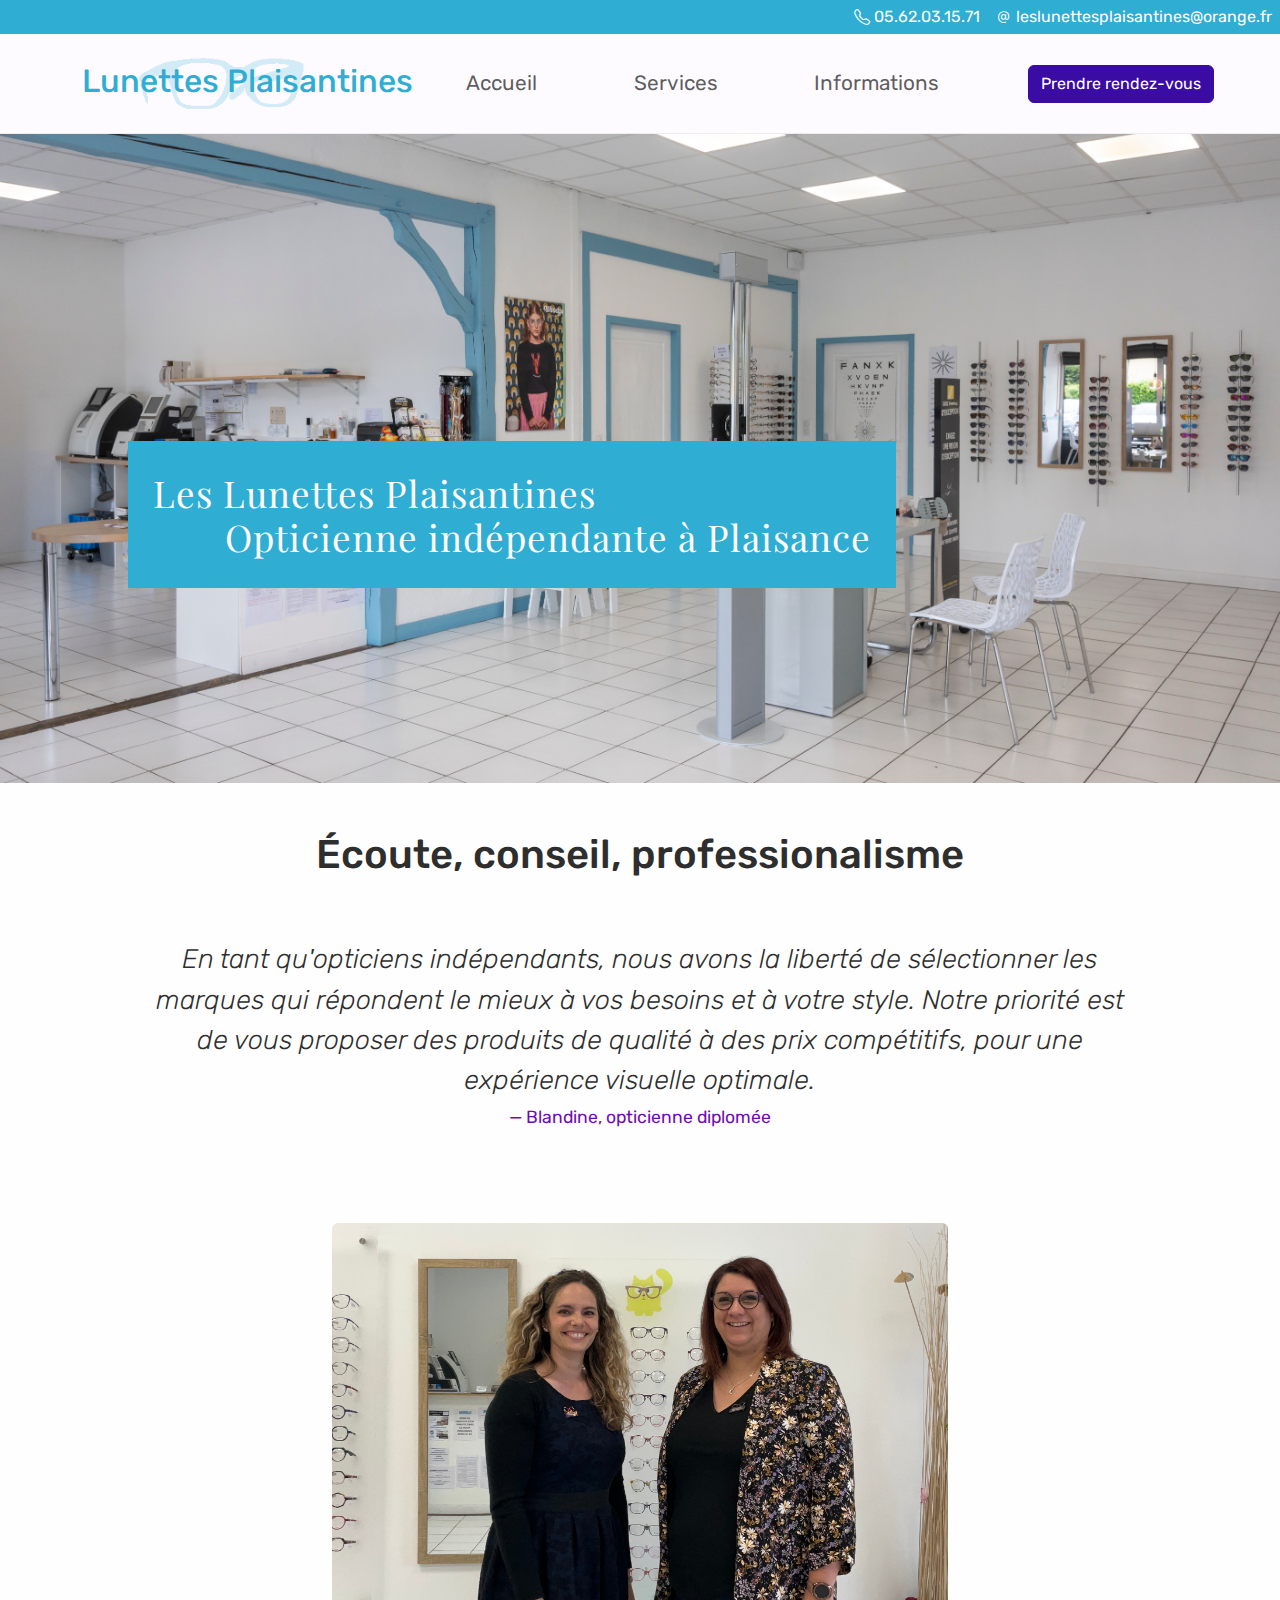
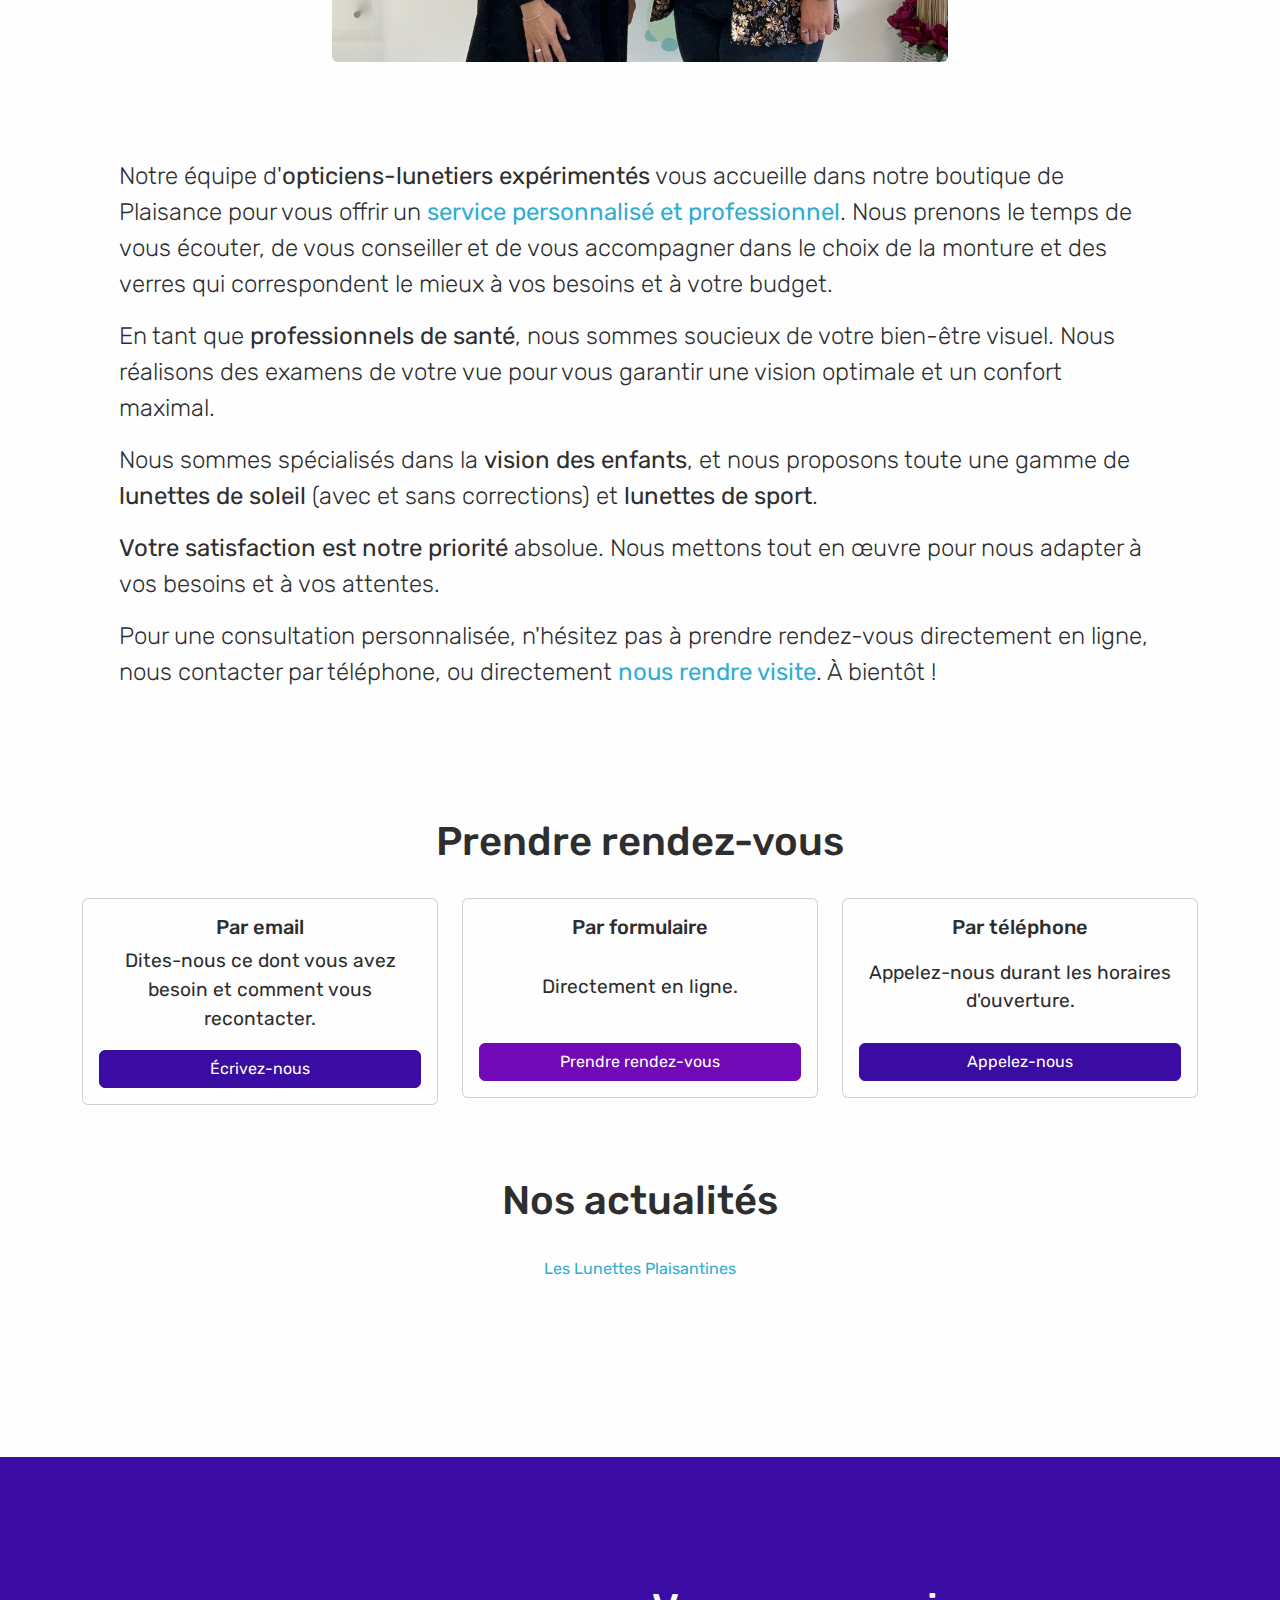
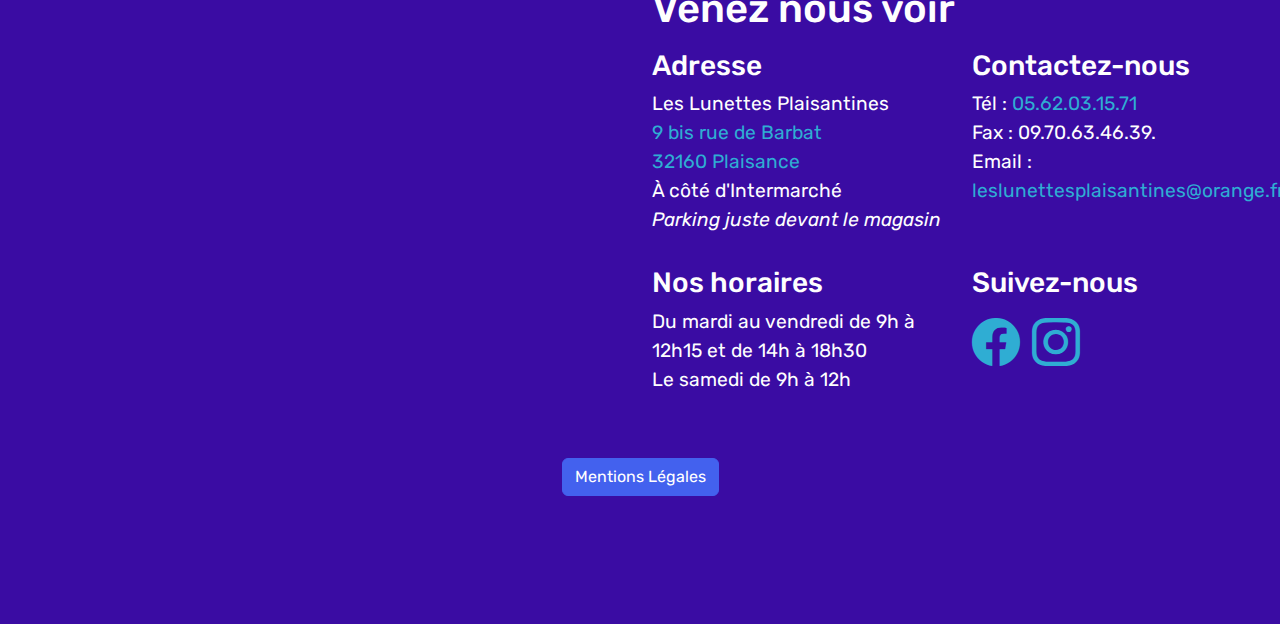
<file: index.html>
<!doctype html><html class="no-js" lang="fr"><head><meta charset="utf-8"><meta name="viewport" content="width=device-width,initial-scale=1"><title>Les Lunettes Plaisantines - Accueil</title><meta name="description" content="Opticienne indépendante à Plaisance, Les Lunettes Plaisantines vous accueille dans son magasin indépendant proche de chez vous."><meta property="og:site_name" content="Les Lunettes Plaisantines"><meta property="og:title" content="Accueil"><meta property="og:type" content="website"><meta property="og:url" content="https://leslunettesplaisantines.fr/index.html"><meta property="og:description" content="Opticienne indépendante à Plaisance, Les Lunettes Plaisantines vous accueille dans son magasin indépendant proche de chez vous."><meta property="og:image" content="img/og_img.jpg"><meta property="og:locale" content="fr"><link rel="apple-touch-icon" sizes="180x180" href="/apple-touch-icon.png"><link rel="icon" type="image/png" sizes="32x32" href="/favicon-32x32.png"><link rel="icon" type="image/png" sizes="16x16" href="/favicon-16x16.png"><link rel="manifest" href="/site.webmanifest"><script defer="defer" src="./js/app.js"></script><link href="app.css" rel="stylesheet"></head><body><div id="fb-root"></div><script async defer="defer" crossorigin="anonymous" src="https://connect.facebook.net/en_US/sdk.js#xfbml=1&version=v19.0" nonce="vMQTK3In"></script><div class="fixed-top"><div id="topbar" class="d-flex justify-content-end px-2"><div class="d-flex"><span class="bi-telephone me-1 d-flex align-items-center"></span> <a href="tel:0562031571">05.62.03.15.71</a></div><div class="d-flex"><span class="bi-at ms-3 me-1 d-flex align-items-center"></span> <a href="mailto:leslunettesplaisantines@orange.fr">leslunettesplaisantines@orange.fr</a></div></div><nav id="navbar-container" class="navbar navbar-expand-sm"><div class="container"><div class="navbar-collapse" id="navbar"><a class="navbar-brand col-lg-3 d-none d-md-block" href="/index.html">Lunettes Plaisantines</a><ul class="navbar-nav col-12 col-md-9 col-lg-7 justify-content-evenly"><li class="nav-item"><a class="nav-link" href="/index.html">Accueil</a></li><li class="nav-item"><a class="nav-link" href="/services.html">Services</a></li><li class="nav-item"><a class="nav-link" href="/informations.html">Informations</a></li></ul><div id="rdv-btn" class="col-lg-2 justify-content-lg-center d-none d-lg-flex"><button class="btn btn-secondary" type="button" data-bs-toggle="modal" data-bs-target="#modalRdv"><span class="d-none d-xl-inline">Prendre rendez-vous</span> <span class="d-inline d-xl-none">Prendre RDV</span></button></div></div></div></nav></div><div id="header-photo" class="container-fluid px-0"><div id="header-text" class=""><div class="row justify-content-start">Les Lunettes Plaisantines</div><div class="row justify-content-end">Opticienne indépendante à Plaisance</div></div><img id="header-photo-img" src="img/magasin.jpg" class="img-fluid"></div><div class="container-fluid text-center mt-5"><div class="row mb-4"><div class="col-10 offset-1"><h1>Écoute, conseil, professionalisme</h1></div></div><div class="row mt-3"><div class="col-10 offset-1"><figure class="bquote"><blockquote class="blockquote"><p>En tant qu'opticiens indépendants, nous avons la liberté de sélectionner les marques qui répondent le mieux à vos besoins et à votre style. Notre priorité est de vous proposer des produits de qualité à des prix compétitifs, pour une expérience visuelle optimale.</p></blockquote><figcaption class="blockquote-footer">Blandine, opticienne diplomée</figcaption></figure></div></div><div class="row py-5"><div class="col-12 col-md-10 offset-md-1 col-lg-8 offset-lg-2 col-xl-6 offset-xl-3"><img src="img/equipe.jpg" class="img-fluid rounded"></div></div><div class="row mt-5 text-start"><div class="col-10 offset-1 lead"><p>Notre équipe d'<strong>opticiens-lunetiers expérimentés</strong> vous accueille dans notre boutique de Plaisance pour vous offrir un <a href="/services.html"><strong>service personnalisé et professionnel</strong></a>. Nous prenons le temps de vous écouter, de vous conseiller et de vous accompagner dans le choix de la monture et des verres qui correspondent le mieux à vos besoins et à votre budget.</p><p>En tant que <strong>professionnels de santé</strong>, nous sommes soucieux de votre bien-être visuel. Nous réalisons des examens de votre vue pour vous garantir une vision optimale et un confort maximal.</p><p>Nous sommes spécialisés dans la <strong>vision des enfants</strong>, et nous proposons toute une gamme de <strong>lunettes de soleil</strong> (avec et sans corrections) et <strong>lunettes de sport</strong>.</p><p><strong>Votre satisfaction est notre priorité</strong> absolue. Nous mettons tout en œuvre pour nous adapter à vos besoins et à vos attentes.</p><p>Pour une consultation personnalisée, n'hésitez pas à prendre rendez-vous directement en ligne, nous contacter par téléphone, ou directement <a href="/informations.html"><strong>nous rendre visite</strong></a>. À bientôt !</p></div></div></div><div id="rdv" class="py-5"></div><div class="container text-center mt-3"><div class="row mb-4"><h1>Prendre rendez-vous</h1></div><div id="rdv-row" class="row row-cols-1 row-cols-lg-3 g-4"><div class="col"><div class="card"><div class="card-body"><h5 class="card-title">Par email</h5><p class="card-text">Dites-nous ce dont vous avez besoin et comment vous recontacter.</p><a href="mailto:leslunettesplaisantines@orange.fr" class="btn btn-secondary">Écrivez-nous</a></div></div></div><div class="col"><div class="card"><div class="card-body"><h5 class="card-title">Par formulaire</h5><p class="card-text">Directement en ligne.</p><a href="https://les-lunettes-plaisantines-store.zerosix.com/rendez-vous" target="_blank" class="btn btn-warning">Prendre rendez-vous</a></div></div></div><div class="col"><div class="card"><div class="card-body"><h5 class="card-title">Par téléphone</h5><p class="card-text">Appelez-nous durant les horaires d'ouverture.</p><a href="tel:0562031571" class="btn btn-secondary">Appelez-nous</a></div></div></div></div></div><div class="container text-center mt-5"><div class="row mb-4 pt-4"><h1>Nos actualités</h1></div><div class="row mb-4"><div class="fb-page" data-tabs="timeline" data-href="https://www.facebook.com/leslunettesplaisantines/" data-width="400" data-height="700" data-hide-cover="false" data-small-header="false" data-adapt-container-width="true" data-show-facepile="true"><blockquote cite="https://www.facebook.com/leslunettesplaisantines/" class="fb-xfbml-parse-ignore"><a href="https://www.facebook.com/leslunettesplaisantines/">Les Lunettes Plaisantines</a></blockquote></div></div></div><div class="modal modal-xl fade" id="modalRdv"><div class="modal-dialog modal-dialog-centered modal-dialog-scrollable"><div class="modal-content"><div class="modal-header"><h1 class="modal-title fs-5" id="rdvModalLabel">Prendre rendez-vous</h1><button type="button" class="btn-close" data-bs-dismiss="modal" aria-label="Close"></button></div><div class="modal-body"><div class="container"><div id="rdv-row" class="row row-cols-1 row-cols-lg-3 g-4"><div class="col"><div class="card"><div class="card-body"><h5 class="card-title">Par email</h5><p class="card-text">Dites-nous ce dont vous avez besoin et comment vous recontacter.</p><a href="mailto:leslunettesplaisantines@orange.fr" class="btn btn-secondary">Écrivez-nous</a></div></div></div><div class="col"><div class="card"><div class="card-body"><h5 class="card-title">Par formulaire</h5><p class="card-text">Directement en ligne.</p><a href="https://les-lunettes-plaisantines-store.zerosix.com/rendez-vous" target="_blank" class="btn btn-warning">Prendre rendez-vous</a></div></div></div><div class="col"><div class="card"><div class="card-body"><h5 class="card-title">Par téléphone</h5><p class="card-text">Appelez-nous durant les horaires d'ouverture.</p><a href="tel:0562031571" class="btn btn-secondary">Appelez-nous</a></div></div></div></div></div></div></div></div></div><footer id="footer" class="container-fluid"><div class="row"><div id="map-container" class="col-12 col-lg-6 d-flex justify-content-center align-items-center"><iframe loading="lazy" src="https://www.google.com/maps/embed?pb=!1m18!1m12!1m3!1d2889.244505164088!2d0.03979351113637667!3d43.60145045565669!2m3!1f0!2f0!3f0!3m2!1i1024!2i768!4f13.1!3m3!1m2!1s0x12a9e39b0b9b49a3%3A0x86dff843c2e6bc21!2sLes%20Lunettes%20Plaisantines!5e0!3m2!1sfr!2sfr!4v1716207152501!5m2!1sfr!2sfr" width="600" height="450" style="border:0;" allowfullscreen="" loading="lazy" referrerpolicy="no-referrer-when-downgrade"></iframe></div><div class="col-10 offset-1 col-lg-6 offset-lg-0 mt-5 mt-lg-0"><h1>Venez nous voir</h1><div class="row mt-3"><div class="col-12 col-lg-6"><h3>Adresse</h3><p>Les Lunettes Plaisantines<br><a href="https://maps.app.goo.gl/A9uEJG46YWPJjGo9A" target="_blank">9 bis rue de Barbat<br>32160 Plaisance</a><br>À côté d'Intermarché<br><i>Parking juste devant le magasin</i></p></div><div class="col-12 col-lg-6"><h3>Contactez-nous</h3><p>Tél : <a href="tel:0562031571">05.62.03.15.71</a><br>Fax : 09.70.63.46.39.<br>Email : <a href="mailto:leslunettesplaisantines@orange.fr" target="_blank" rel="noopener">leslunettesplaisantines@orange.fr</a></p></div></div><div class="row mt-3"><div class="col-12 col-lg-6"><h3>Nos horaires</h3><p>Du mardi au vendredi de 9h à 12h15 et de 14h à 18h30<br>Le samedi de 9h à 12h</p></div><div class="col-12 col-lg-6"><h3>Suivez-nous</h3><a href="https://www.facebook.com/leslunettesplaisantines/" target="_blank" rel="noopener"><span class="bi-facebook me-2 icon-big"></span> </a><a href="https://www.instagram.com/leslunettesplaisantines/" target="_blank" rel="noopener"><span class="bi-instagram me-1 icon-big"></span></a></div></div></div></div><div class="row mt-5"><div class="col d-flex flex-column align-items-center"><button class="btn btn-primary" type="button" data-bs-toggle="modal" data-bs-target="#modalMentionsLegales">Mentions Légales</button></div></div><div class="modal fade" id="modalMentionsLegales"><div class="modal-dialog modal-dialog-centered modal-dialog-scrollable"><div class="modal-content"><div class="modal-header"><h1 class="modal-title fs-5" id="mentionsLegalesModalLabel">Mentions Légales</h1><button type="button" class="btn-close" data-bs-dismiss="modal" aria-label="Close"></button></div><div class="modal-body"><h3>Directrice de la publication</h3><p>Blandine Brawers<br><br>SARL Brawers Optique<br>71 Avenue de l’Adour, 32400 Riscle</p><p>SARL au capital social de 3000€<br>SIREN 801 845 843<br>Numéro de TVA FR09801845843<br>Numéro 801 845 843 au R.C.S. de Auch</p><p></p>Inscrit à l'ARS du Gers<br>BTS opticien lunetier diplômé<br>Convention collective de l'optique lunetterie de détail.<br>Les lunettes et lentilles correctrices sont des dispositifs médicaux.<br>Les opticiens-lunetiers sont des professionnels de santé paramédicaux dont le métier est réglementé par le Code de la santé publique.<p></p><h3>Hébergeur</h3><p>Github Pages<br>88 Colin P Kelly Junior street<br>San Francisco, CA 94107, United States</p><h3>Conception</h3><p>Jean-Baptiste Mora<br><a href="https://moramora.fr" target="_blank">moramora.fr</a></p><h3></h3><p></p></div><div class="modal-footer"><button type="button" class="btn btn-secondary" data-bs-dismiss="modal">Fermer</button></div></div></div></div><script src="js/app.js"></script></footer></body></html>
</file>
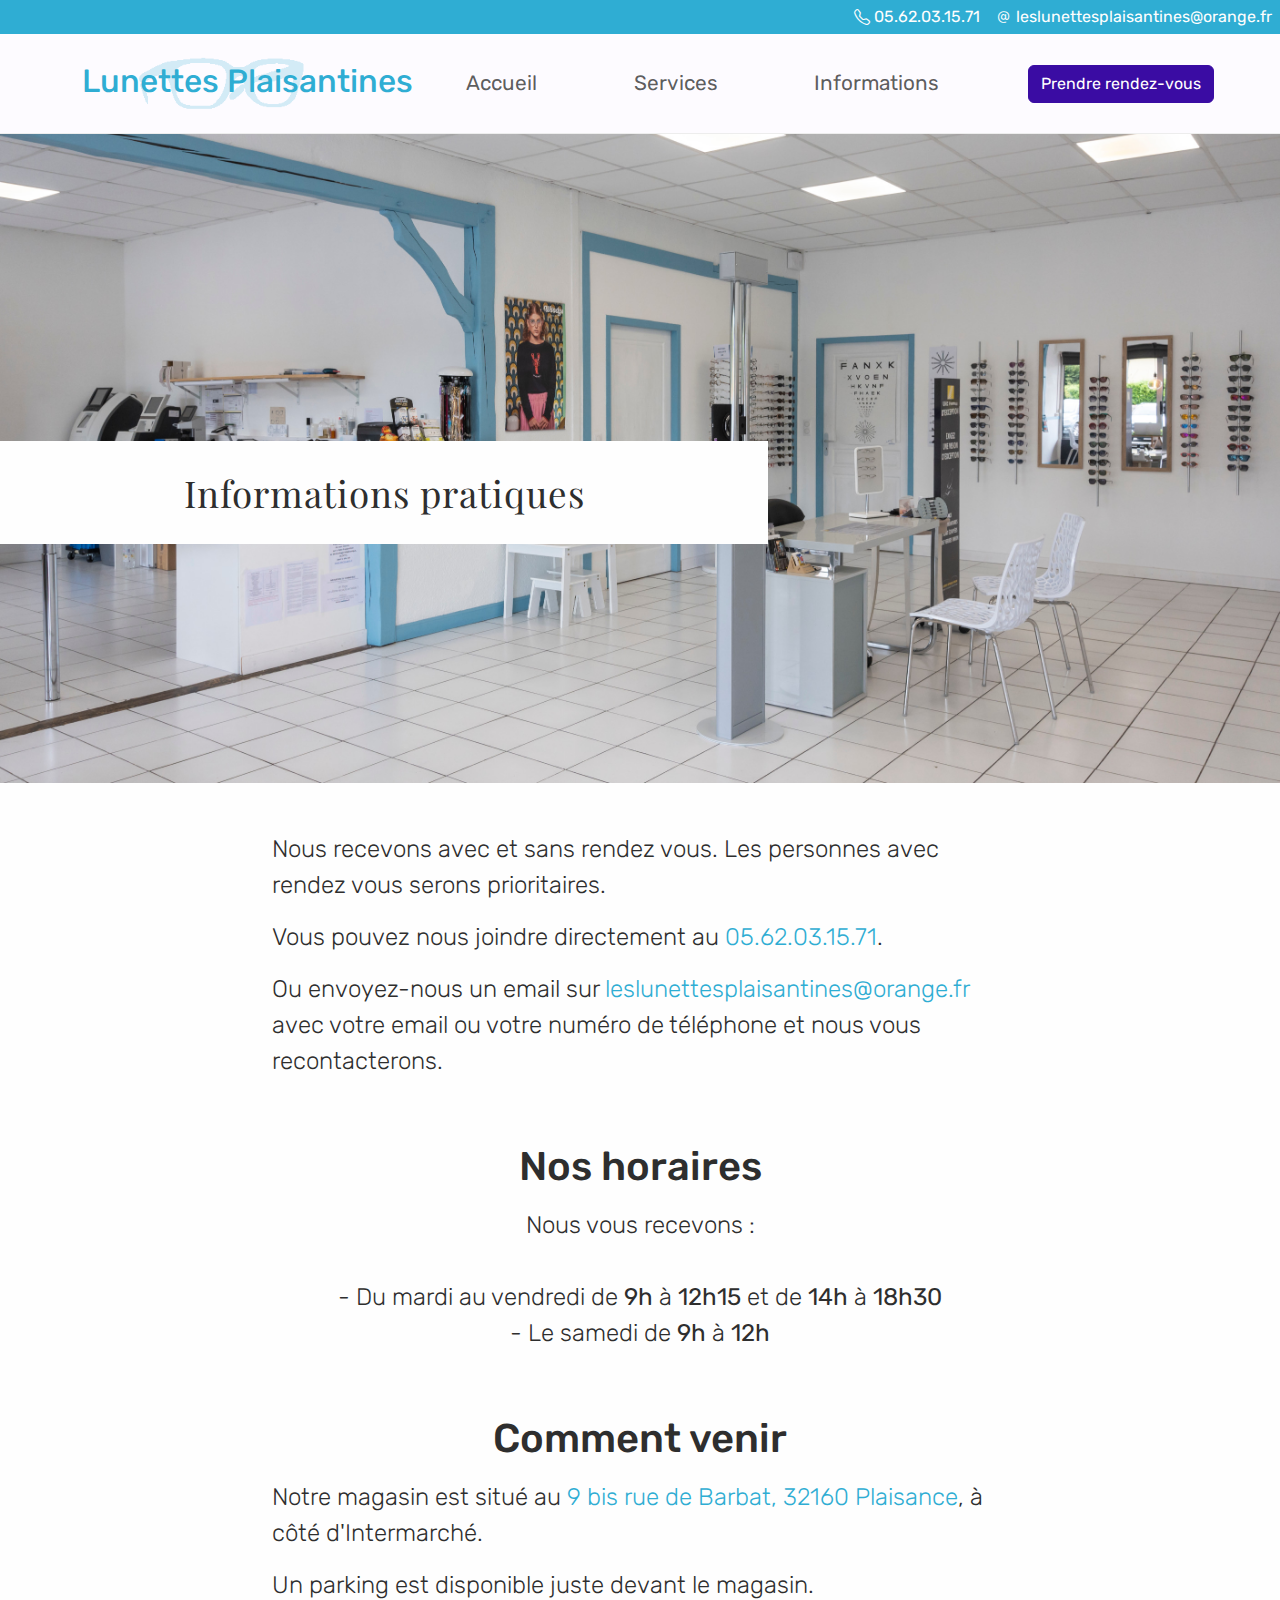
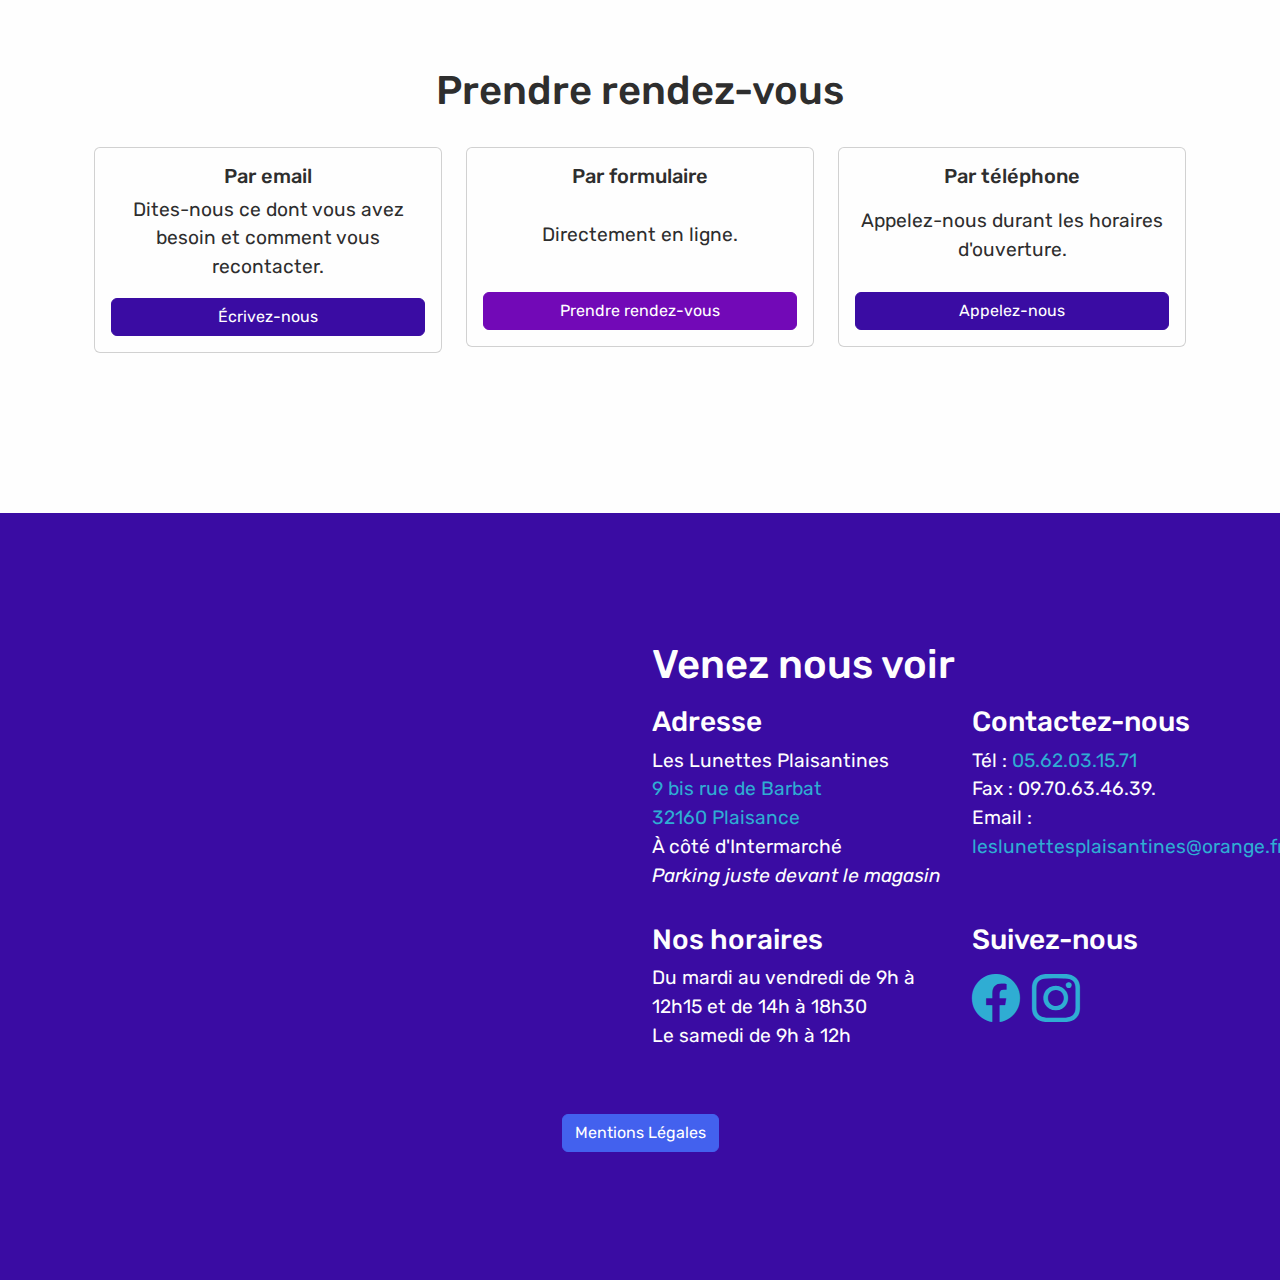
<file: informations.html>
<!doctype html><html class="no-js" lang="fr"><head><meta charset="utf-8"><meta name="viewport" content="width=device-width,initial-scale=1"><title>Les Lunettes Plaisantines - Informations</title><meta name="description" content="Retrouver toutes les informations pratiques pour visiter le magasin Les Lunettes Plaisantines de Plaisance."><meta property="og:site_name" content="Les Lunettes Plaisantines"><meta property="og:title" content="Informations"><meta property="og:type" content="website"><meta property="og:url" content="https://leslunettesplaisantines.fr/informations.html"><meta property="og:description" content="Retrouver toutes les informations pratiques pour visiter le magasin Les Lunettes Plaisantines de Plaisance."><meta property="og:image" content="img/og_img.jpg"><meta property="og:locale" content="fr"><link rel="apple-touch-icon" sizes="180x180" href="/apple-touch-icon.png"><link rel="icon" type="image/png" sizes="32x32" href="/favicon-32x32.png"><link rel="icon" type="image/png" sizes="16x16" href="/favicon-16x16.png"><link rel="manifest" href="/site.webmanifest"><script defer="defer" src="./js/app.js"></script><link href="app.css" rel="stylesheet"></head><body><div class="fixed-top"><div id="topbar" class="d-flex justify-content-end px-2"><div class="d-flex"><span class="bi-telephone me-1 d-flex align-items-center"></span> <a href="tel:0562031571">05.62.03.15.71</a></div><div class="d-flex"><span class="bi-at ms-3 me-1 d-flex align-items-center"></span> <a href="mailto:leslunettesplaisantines@orange.fr">leslunettesplaisantines@orange.fr</a></div></div><nav id="navbar-container" class="navbar navbar-expand-sm"><div class="container"><div class="navbar-collapse" id="navbar"><a class="navbar-brand col-lg-3 d-none d-md-block" href="/index.html">Lunettes Plaisantines</a><ul class="navbar-nav col-12 col-md-9 col-lg-7 justify-content-evenly"><li class="nav-item"><a class="nav-link" href="/index.html">Accueil</a></li><li class="nav-item"><a class="nav-link" href="/services.html">Services</a></li><li class="nav-item"><a class="nav-link" href="/informations.html">Informations</a></li></ul><div id="rdv-btn" class="col-lg-2 justify-content-lg-center d-none d-lg-flex"><button class="btn btn-secondary" type="button" data-bs-toggle="modal" data-bs-target="#modalRdv"><span class="d-none d-xl-inline">Prendre rendez-vous</span> <span class="d-inline d-xl-none">Prendre RDV</span></button></div></div></div></nav></div><div id="header-photo" class="container-fluid px-0"><div id="header-text-2" class=""><div class="row justify-content-center">Informations pratiques</div></div><img id="header-photo-img" src="img/magasin.jpg" class="img-fluid"></div><div class="container mt-5"><div class="row mb-4"><div class="col-10 offset-1 col-sm-8 offset-sm-2 lead"><p>Nous recevons avec et sans rendez vous. Les personnes avec rendez vous serons prioritaires.</p><p>Vous pouvez nous joindre directement au <a href="tel:0562031571">05.62.03.15.71</a>.</p><p>Ou envoyez-nous un email sur <a href="mailto:leslunettesplaisantines@orange.fr" target="_blank" rel="noopener">leslunettesplaisantines@orange.fr</a> avec votre email ou votre numéro de téléphone et nous vous recontacterons.</p></div></div><div class="row mt-5 mb-4 text-center"><h1>Nos horaires</h1><div class="col-10 offset-1 col-sm-8 offset-sm-2 lead mt-2"><p>Nous vous recevons :<br><br>- Du mardi au vendredi de <strong>9h</strong> à <strong>12h15</strong> et de <strong>14h</strong> à <strong>18h30</strong><br>- Le samedi de <strong>9h</strong> à <strong>12h</strong><br></p></div></div><div class="row mt-5 mb-4"><h1 class="text-center">Comment venir</h1><div class="col-10 offset-1 col-sm-8 offset-sm-2 lead mt-2"><p>Notre magasin est situé au <a href="https://maps.app.goo.gl/A9uEJG46YWPJjGo9A" target="_blank">9 bis rue de Barbat, 32160 Plaisance</a>, à côté d'Intermarché.</p><p>Un parking est disponible juste devant le magasin.</p></div></div><div class="container text-center mt-3"><div class="row mt-5 mb-4 text-center"><h1>Prendre rendez-vous</h1></div><div id="rdv-row" class="row row-cols-1 row-cols-lg-3 g-4"><div class="col"><div class="card"><div class="card-body"><h5 class="card-title">Par email</h5><p class="card-text">Dites-nous ce dont vous avez besoin et comment vous recontacter.</p><a href="mailto:leslunettesplaisantines@orange.fr" class="btn btn-secondary">Écrivez-nous</a></div></div></div><div class="col"><div class="card"><div class="card-body"><h5 class="card-title">Par formulaire</h5><p class="card-text">Directement en ligne.</p><a href="https://les-lunettes-plaisantines-store.zerosix.com/rendez-vous" target="_blank" class="btn btn-warning">Prendre rendez-vous</a></div></div></div><div class="col"><div class="card"><div class="card-body"><h5 class="card-title">Par téléphone</h5><p class="card-text">Appelez-nous durant les horaires d'ouverture.</p><a href="tel:0562031571" class="btn btn-secondary">Appelez-nous</a></div></div></div></div></div></div><div class="modal modal-xl fade" id="modalRdv"><div class="modal-dialog modal-dialog-centered modal-dialog-scrollable"><div class="modal-content"><div class="modal-header"><h1 class="modal-title fs-5" id="rdvModalLabel">Prendre rendez-vous</h1><button type="button" class="btn-close" data-bs-dismiss="modal" aria-label="Close"></button></div><div class="modal-body"><div class="container"><div id="rdv-row" class="row row-cols-1 row-cols-lg-3 g-4"><div class="col"><div class="card"><div class="card-body"><h5 class="card-title">Par email</h5><p class="card-text">Dites-nous ce dont vous avez besoin et comment vous recontacter.</p><a href="mailto:leslunettesplaisantines@orange.fr" class="btn btn-secondary">Écrivez-nous</a></div></div></div><div class="col"><div class="card"><div class="card-body"><h5 class="card-title">Par formulaire</h5><p class="card-text">Directement en ligne.</p><a href="https://les-lunettes-plaisantines-store.zerosix.com/rendez-vous" target="_blank" class="btn btn-warning">Prendre rendez-vous</a></div></div></div><div class="col"><div class="card"><div class="card-body"><h5 class="card-title">Par téléphone</h5><p class="card-text">Appelez-nous durant les horaires d'ouverture.</p><a href="tel:0562031571" class="btn btn-secondary">Appelez-nous</a></div></div></div></div></div></div></div></div></div><footer id="footer" class="container-fluid"><div class="row"><div id="map-container" class="col-12 col-lg-6 d-flex justify-content-center align-items-center"><iframe loading="lazy" src="https://www.google.com/maps/embed?pb=!1m18!1m12!1m3!1d2889.244505164088!2d0.03979351113637667!3d43.60145045565669!2m3!1f0!2f0!3f0!3m2!1i1024!2i768!4f13.1!3m3!1m2!1s0x12a9e39b0b9b49a3%3A0x86dff843c2e6bc21!2sLes%20Lunettes%20Plaisantines!5e0!3m2!1sfr!2sfr!4v1716207152501!5m2!1sfr!2sfr" width="600" height="450" style="border:0;" allowfullscreen="" loading="lazy" referrerpolicy="no-referrer-when-downgrade"></iframe></div><div class="col-10 offset-1 col-lg-6 offset-lg-0 mt-5 mt-lg-0"><h1>Venez nous voir</h1><div class="row mt-3"><div class="col-12 col-lg-6"><h3>Adresse</h3><p>Les Lunettes Plaisantines<br><a href="https://maps.app.goo.gl/A9uEJG46YWPJjGo9A" target="_blank">9 bis rue de Barbat<br>32160 Plaisance</a><br>À côté d'Intermarché<br><i>Parking juste devant le magasin</i></p></div><div class="col-12 col-lg-6"><h3>Contactez-nous</h3><p>Tél : <a href="tel:0562031571">05.62.03.15.71</a><br>Fax : 09.70.63.46.39.<br>Email : <a href="mailto:leslunettesplaisantines@orange.fr" target="_blank" rel="noopener">leslunettesplaisantines@orange.fr</a></p></div></div><div class="row mt-3"><div class="col-12 col-lg-6"><h3>Nos horaires</h3><p>Du mardi au vendredi de 9h à 12h15 et de 14h à 18h30<br>Le samedi de 9h à 12h</p></div><div class="col-12 col-lg-6"><h3>Suivez-nous</h3><a href="https://www.facebook.com/leslunettesplaisantines/" target="_blank" rel="noopener"><span class="bi-facebook me-2 icon-big"></span> </a><a href="https://www.instagram.com/leslunettesplaisantines/" target="_blank" rel="noopener"><span class="bi-instagram me-1 icon-big"></span></a></div></div></div></div><div class="row mt-5"><div class="col d-flex flex-column align-items-center"><button class="btn btn-primary" type="button" data-bs-toggle="modal" data-bs-target="#modalMentionsLegales">Mentions Légales</button></div></div><div class="modal fade" id="modalMentionsLegales"><div class="modal-dialog modal-dialog-centered modal-dialog-scrollable"><div class="modal-content"><div class="modal-header"><h1 class="modal-title fs-5" id="mentionsLegalesModalLabel">Mentions Légales</h1><button type="button" class="btn-close" data-bs-dismiss="modal" aria-label="Close"></button></div><div class="modal-body"><h3>Directrice de la publication</h3><p>Blandine Brawers<br><br>SARL Brawers Optique<br>71 Avenue de l’Adour, 32400 Riscle</p><p>SARL au capital social de 3000€<br>SIREN 801 845 843<br>Numéro de TVA FR09801845843<br>Numéro 801 845 843 au R.C.S. de Auch</p><p></p>Inscrit à l'ARS du Gers<br>BTS opticien lunetier diplômé<br>Convention collective de l'optique lunetterie de détail.<br>Les lunettes et lentilles correctrices sont des dispositifs médicaux.<br>Les opticiens-lunetiers sont des professionnels de santé paramédicaux dont le métier est réglementé par le Code de la santé publique.<p></p><h3>Hébergeur</h3><p>Github Pages<br>88 Colin P Kelly Junior street<br>San Francisco, CA 94107, United States</p><h3>Conception</h3><p>Jean-Baptiste Mora<br><a href="https://moramora.fr" target="_blank">moramora.fr</a></p><h3></h3><p></p></div><div class="modal-footer"><button type="button" class="btn btn-secondary" data-bs-dismiss="modal">Fermer</button></div></div></div></div><script src="js/app.js"></script></footer></body></html>
</file>
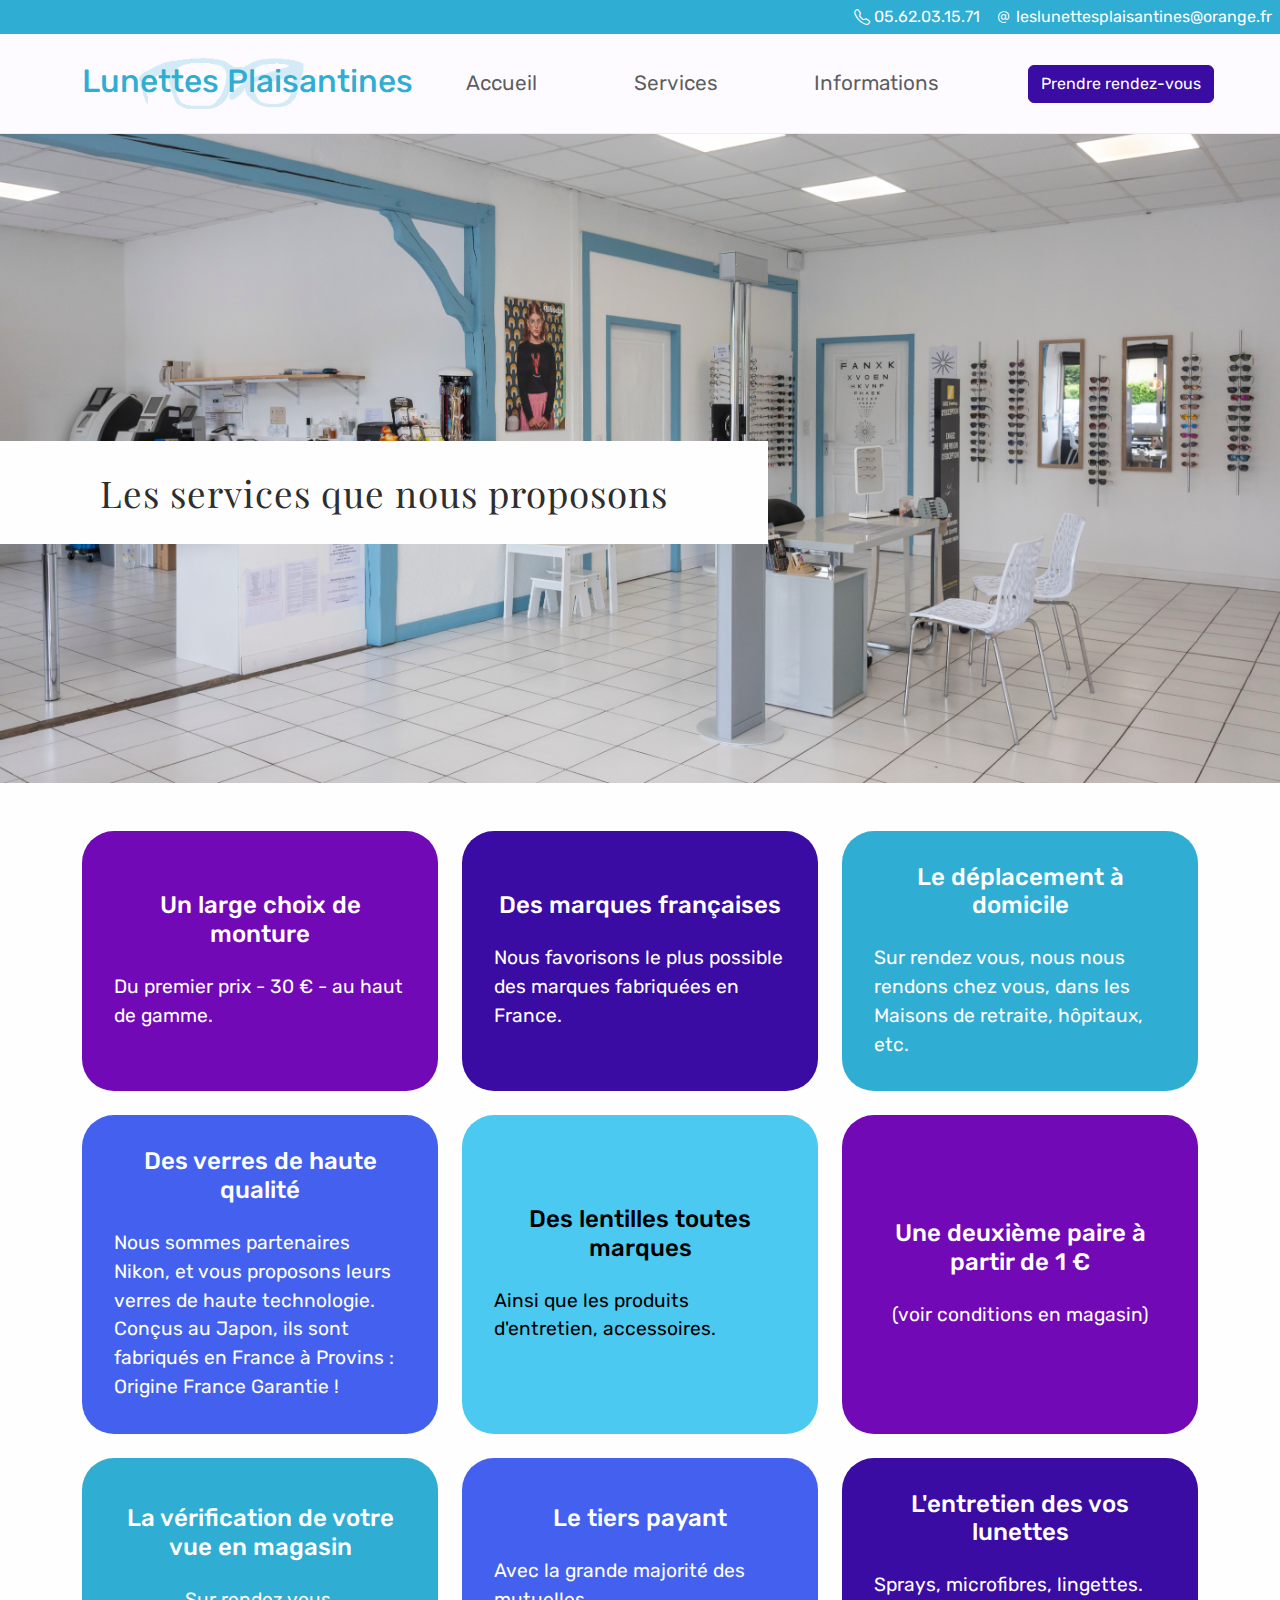
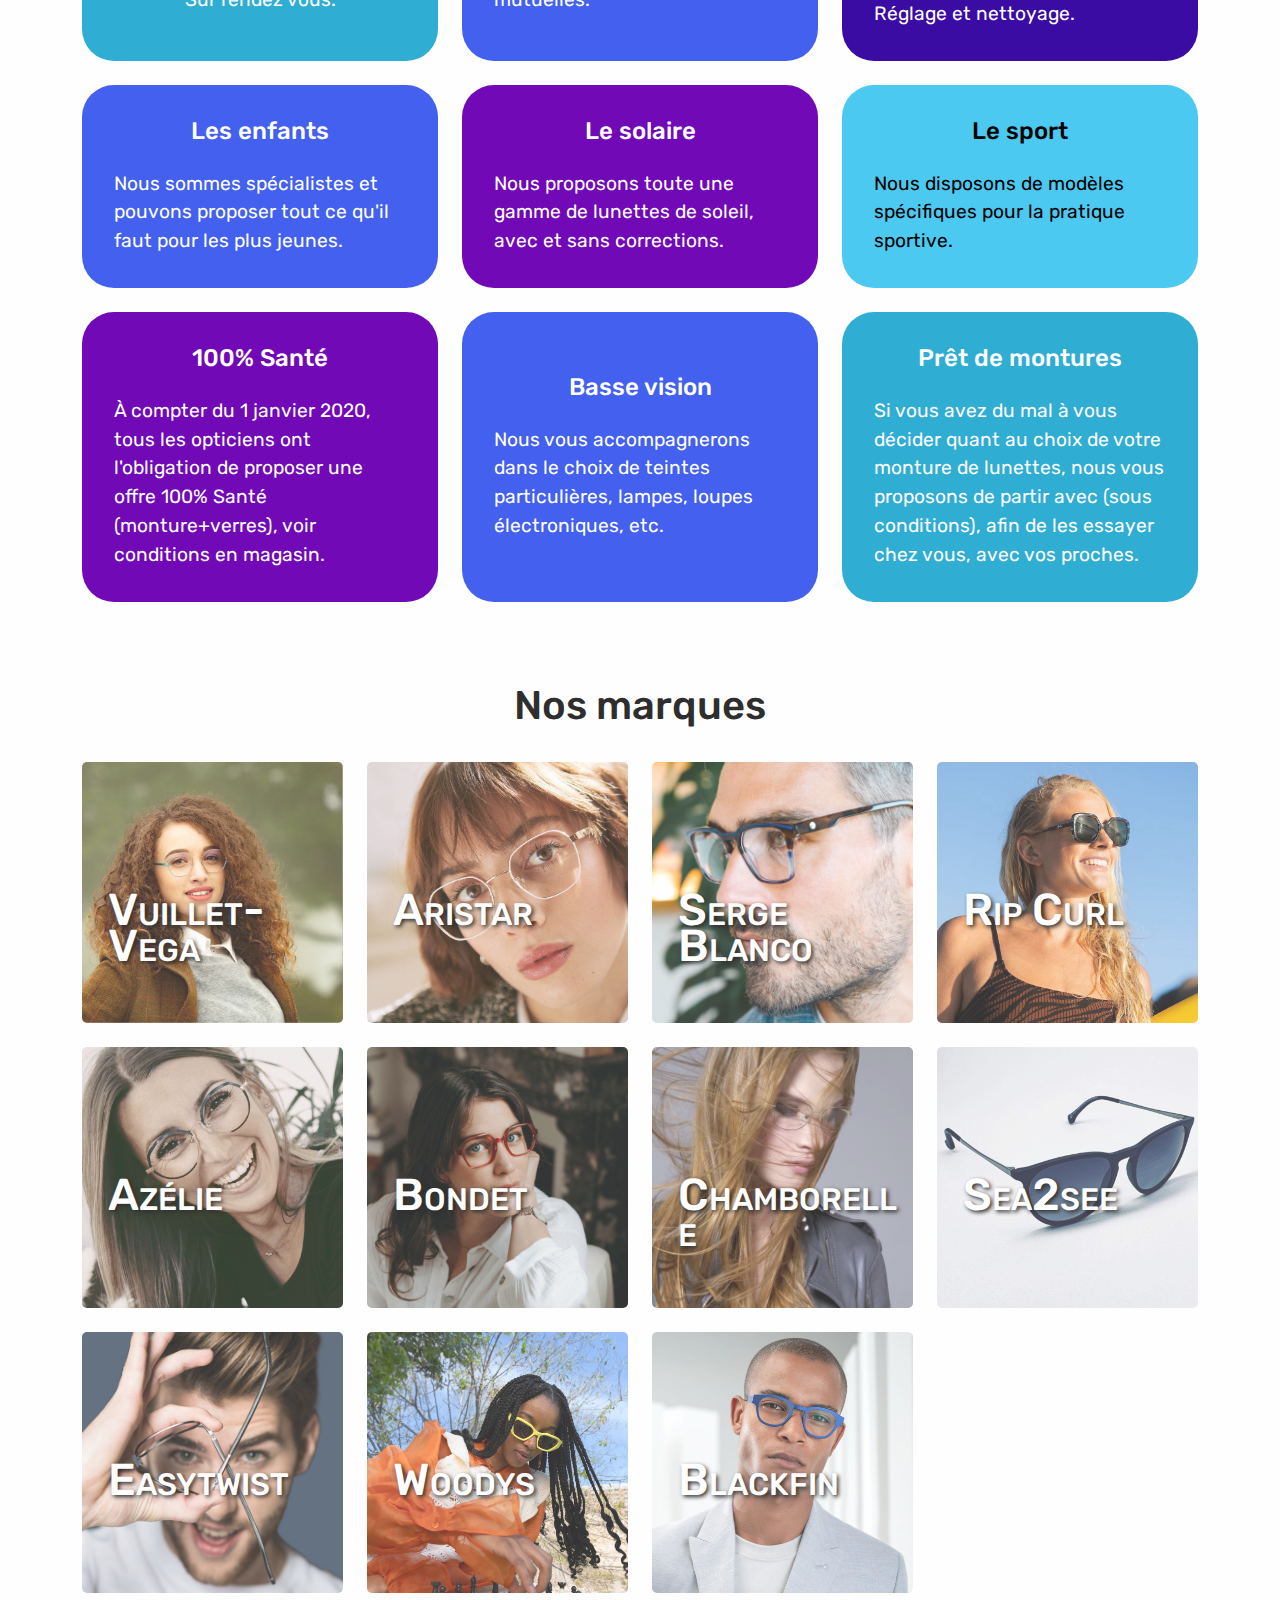
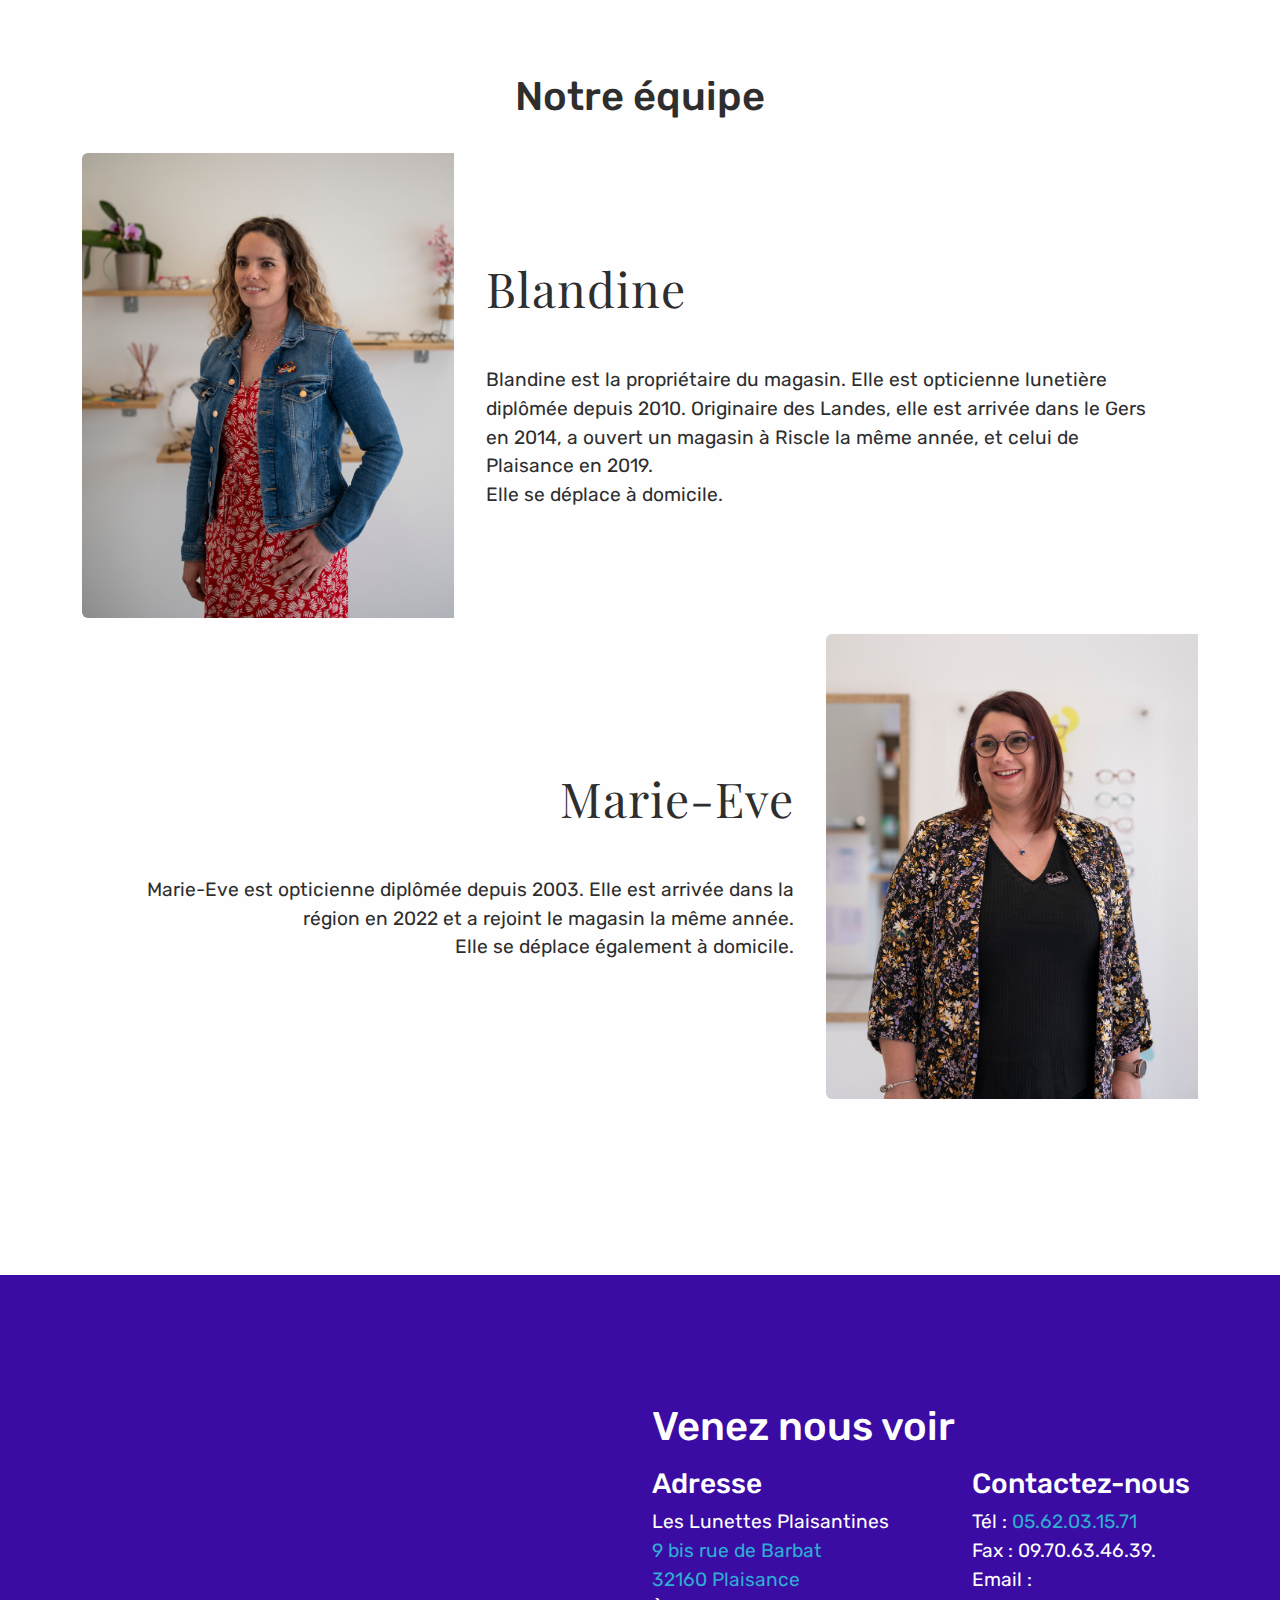
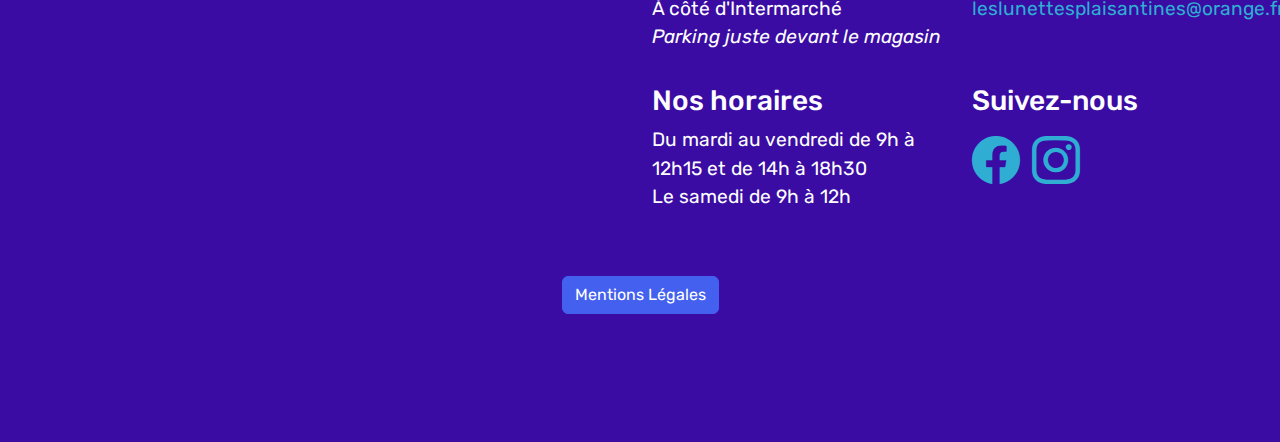
<file: services.html>
<!doctype html><html class="no-js" lang="fr"><head><meta charset="utf-8"><meta name="viewport" content="width=device-width,initial-scale=1"><title>Les Lunettes Plaisantines - Services</title><meta name="description" content="Les services proposés par Les Lunettes Plaisantines à Plaisance."><meta property="og:site_name" content="Les Lunettes Plaisantines"><meta property="og:title" content="Services"><meta property="og:type" content="website"><meta property="og:url" content="https://leslunettesplaisantines.fr/services.html"><meta property="og:description" content="Les services proposés par Les Lunettes Plaisantines à Plaisance."><meta property="og:image" content="img/og_img.jpg"><meta property="og:locale" content="fr"><link rel="apple-touch-icon" sizes="180x180" href="/apple-touch-icon.png"><link rel="icon" type="image/png" sizes="32x32" href="/favicon-32x32.png"><link rel="icon" type="image/png" sizes="16x16" href="/favicon-16x16.png"><link rel="manifest" href="/site.webmanifest"><script defer="defer" src="./js/app.js"></script><link href="app.css" rel="stylesheet"></head><body><div class="fixed-top"><div id="topbar" class="d-flex justify-content-end px-2"><div class="d-flex"><span class="bi-telephone me-1 d-flex align-items-center"></span> <a href="tel:0562031571">05.62.03.15.71</a></div><div class="d-flex"><span class="bi-at ms-3 me-1 d-flex align-items-center"></span> <a href="mailto:leslunettesplaisantines@orange.fr">leslunettesplaisantines@orange.fr</a></div></div><nav id="navbar-container" class="navbar navbar-expand-sm"><div class="container"><div class="navbar-collapse" id="navbar"><a class="navbar-brand col-lg-3 d-none d-md-block" href="/index.html">Lunettes Plaisantines</a><ul class="navbar-nav col-12 col-md-9 col-lg-7 justify-content-evenly"><li class="nav-item"><a class="nav-link" href="/index.html">Accueil</a></li><li class="nav-item"><a class="nav-link" href="/services.html">Services</a></li><li class="nav-item"><a class="nav-link" href="/informations.html">Informations</a></li></ul><div id="rdv-btn" class="col-lg-2 justify-content-lg-center d-none d-lg-flex"><button class="btn btn-secondary" type="button" data-bs-toggle="modal" data-bs-target="#modalRdv"><span class="d-none d-xl-inline">Prendre rendez-vous</span> <span class="d-inline d-xl-none">Prendre RDV</span></button></div></div></div></nav></div><div id="header-photo" class="container-fluid px-0"><div id="header-text-2" class=""><div class="row justify-content-center">Les services que nous proposons</div></div><img id="header-photo-img" src="img/magasin.jpg" class="img-fluid"></div><div class="container mt-5" id="services-container"><div class="row row-cols-1 row-cols-md-2 row-cols-xl-3 g-4"><div class="col"><div class="card h-100 card-warning"><div class="card-body"><h5 class="card-title">Un large choix de monture</h5><p class="card-text">Du premier prix - 30 € - au haut de gamme.</p></div></div></div><div class="col"><div class="card h-100 card-secondary"><div class="card-body"><h5 class="card-title">Des marques françaises</h5><p class="card-text">Nous favorisons le plus possible des marques fabriquées en France.</p></div></div></div><div class="col"><div class="card h-100 card-danger"><div class="card-body"><h5 class="card-title">Le déplacement à domicile</h5><p class="card-text">Sur rendez vous, nous nous rendons chez vous, dans les Maisons de retraite, hôpitaux, etc.</p></div></div></div><div class="col"><div class="card h-100 card-primary"><div class="card-body"><h5 class="card-title">Des verres de haute qualité</h5><p class="card-text">Nous sommes partenaires Nikon, et vous proposons leurs verres de haute technologie. Conçus au Japon, ils sont fabriqués en France à Provins : Origine France Garantie !</p></div></div></div><div class="col"><div class="card h-100 card-info"><div class="card-body"><h5 class="card-title">Des lentilles toutes marques</h5><p class="card-text">Ainsi que les produits d'entretien, accessoires.</p></div></div></div><div class="col"><div class="card h-100 card-warning"><div class="card-body"><h5 class="card-title">Une deuxième paire à partir de 1 €</h5><p class="card-text">(voir conditions en magasin)</p></div></div></div><div class="col"><div class="card h-100 card-danger"><div class="card-body"><h5 class="card-title">La vérification de votre vue en magasin</h5><p class="card-text">Sur rendez vous.</p></div></div></div><div class="col"><div class="card h-100 card-primary"><div class="card-body"><h5 class="card-title">Le tiers payant</h5><p class="card-text">Avec la grande majorité des mutuelles.</p></div></div></div><div class="col"><div class="card h-100 card-secondary"><div class="card-body"><h5 class="card-title">L'entretien des vos lunettes</h5><p class="card-text">Sprays, microfibres, lingettes. Réglage et nettoyage.</p></div></div></div><div class="col"><div class="card h-100 card-primary"><div class="card-body"><h5 class="card-title">Les enfants</h5><p class="card-text">Nous sommes spécialistes et pouvons proposer tout ce qu'il faut pour les plus jeunes.</p></div></div></div><div class="col"><div class="card h-100 card-warning"><div class="card-body"><h5 class="card-title">Le solaire</h5><p class="card-text">Nous proposons toute une gamme de lunettes de soleil, avec et sans corrections.</p></div></div></div><div class="col"><div class="card h-100 card-info"><div class="card-body"><h5 class="card-title">Le sport</h5><p class="card-text">Nous disposons de modèles spécifiques pour la pratique sportive.</p></div></div></div><div class="col"><div class="card h-100 card-warning"><div class="card-body"><h5 class="card-title">100% Santé</h5><p class="card-text">À compter du 1 janvier 2020, tous les opticiens ont l'obligation de proposer une offre 100% Santé (monture+verres), voir conditions en magasin.</p></div></div></div><div class="col"><div class="card h-100 card-primary"><div class="card-body"><h5 class="card-title">Basse vision</h5><p class="card-text">Nous vous accompagnerons dans le choix de teintes particulières, lampes, loupes électroniques, etc.</p></div></div></div><div class="col"><div class="card h-100 card-danger"><div class="card-body"><h5 class="card-title">Prêt de montures</h5><p class="card-text">Si vous avez du mal à vous décider quant au choix de votre monture de lunettes, nous vous proposons de partir avec (sous conditions), afin de les essayer chez vous, avec vos proches.</p></div></div></div></div></div><div class="container" id="marques-container"><div class="row mb-4 text-center"><h1>Nos marques</h1></div><div class="row row-cols-2 row-cols-md-3 row-cols-xl-4 g-4"><div class="col"><a href="https://www.vuillet-vega.com/" target="_blank" class="card h-100"><img src="img/marques/vuillet.jpg" class="card-img"><div class="card-img-overlay"><h5 class="card-title">Vuillet-Vega</h5></div></a></div><div class="col"><a href="https://www.charmant.com/fr/marques/aristar" target="_blank" class="card h-100"><img src="img/marques/aristar.jpg" class="card-img"><div class="card-img-overlay"><h5 class="card-title">Aristar</h5></div></a></div><div class="col"><a href="https://lunettes-globex.com/42-serge-blanco" target="_blank" class="card h-100"><img src="img/marques/serge_blanco.jpg" class="card-img"><div class="card-img-overlay"><h5 class="card-title">Serge Blanco</h5></div></a></div><div class="col"><a href="https://www.adcl.fr/rip-curl" target="_blank" class="card h-100"><img src="img/marques/rip_curl.jpg" class="card-img"><div class="card-img-overlay"><h5 class="card-title">Rip Curl</h5></div></a></div><div class="col"><a href="https://www.socodeix.com/" target="_blank" class="card h-100"><img src="img/marques/azelie.jpg" class="card-img"><div class="card-img-overlay"><h5 class="card-title">Azélie</h5></div></a></div><div class="col"><a href="https://bondet.com/" target="_blank" class="card h-100"><img src="img/marques/bondet.jpg" class="card-img"><div class="card-img-overlay"><h5 class="card-title">Bondet</h5></div></a></div><div class="col"><a href="https://chamborelle.com/" target="_blank" class="card h-100"><img src="img/marques/chamborelle.jpg" class="card-img"><div class="card-img-overlay"><h5 class="card-title">Chamborelle</h5></div></a></div><div class="col"><a href="https://fr.sea2see.org/" target="_blank" class="card h-100"><img src="img/marques/sea2see.jpg" class="card-img"><div class="card-img-overlay"><h5 class="card-title">Sea2see</h5></div></a></div><div class="col"><a href="https://aspexeyewear.com/FR/catalog/index/easytwist" target="_blank" class="card h-100"><img src="img/marques/easytwist.jpg" class="card-img"><div class="card-img-overlay"><h5 class="card-title">Easytwist</h5></div></a></div><div class="col"><a href="https://woodyseyewear.com/fr/" target="_blank" class="card h-100"><img src="img/marques/woodys.jpg" class="card-img"><div class="card-img-overlay"><h5 class="card-title">Woodys</h5></div></a></div><div class="col"><a href="https://www.blackfin.eu/fr-fr/" target="_blank" class="card h-100"><img src="img/marques/blackfin.jpg" class="card-img"><div class="card-img-overlay"><h5 class="card-title">Blackfin</h5></div></a></div></div></div><div class="container" id="equipe-container"><div class="row mb-4 text-center"><h1>Notre équipe</h1></div><div class="row"><div class="card mb-3"><div class="row g-0"><div class="col-md-4"><img src="img/blandine.jpg" class="img-fluid rounded-start"></div><div class="col-md-8"><div class="card-body"><h5 class="card-title">Blandine</h5><p class="card-text">Blandine est la propriétaire du magasin. Elle est opticienne lunetière diplômée depuis 2010. Originaire des Landes, elle est arrivée dans le Gers en 2014, a ouvert un magasin à Riscle la même année, et celui de Plaisance en 2019.<br>Elle se déplace à domicile.</p></div></div></div></div></div><div class="row"><div class="card mb-3 text-end"><div class="row g-0"><div class="col-md-4 d-block d-lg-none"><img src="img/marie-eve.jpg" class="img-fluid rounded-start"></div><div class="col-md-8"><div class="card-body"><h5 class="card-title">Marie-Eve</h5><p class="card-text">Marie-Eve est opticienne diplômée depuis 2003. Elle est arrivée dans la région en 2022 et a rejoint le magasin la même année.<br>Elle se déplace également à domicile.</p></div></div><div class="col-md-4 d-none d-lg-block"><img src="img/marie-eve.jpg" class="img-fluid rounded-start"></div></div></div></div></div><div class="modal modal-xl fade" id="modalRdv"><div class="modal-dialog modal-dialog-centered modal-dialog-scrollable"><div class="modal-content"><div class="modal-header"><h1 class="modal-title fs-5" id="rdvModalLabel">Prendre rendez-vous</h1><button type="button" class="btn-close" data-bs-dismiss="modal" aria-label="Close"></button></div><div class="modal-body"><div class="container"><div id="rdv-row" class="row row-cols-1 row-cols-lg-3 g-4"><div class="col"><div class="card"><div class="card-body"><h5 class="card-title">Par email</h5><p class="card-text">Dites-nous ce dont vous avez besoin et comment vous recontacter.</p><a href="mailto:leslunettesplaisantines@orange.fr" class="btn btn-secondary">Écrivez-nous</a></div></div></div><div class="col"><div class="card"><div class="card-body"><h5 class="card-title">Par formulaire</h5><p class="card-text">Directement en ligne.</p><a href="https://les-lunettes-plaisantines-store.zerosix.com/rendez-vous" target="_blank" class="btn btn-warning">Prendre rendez-vous</a></div></div></div><div class="col"><div class="card"><div class="card-body"><h5 class="card-title">Par téléphone</h5><p class="card-text">Appelez-nous durant les horaires d'ouverture.</p><a href="tel:0562031571" class="btn btn-secondary">Appelez-nous</a></div></div></div></div></div></div></div></div></div><footer id="footer" class="container-fluid"><div class="row"><div id="map-container" class="col-12 col-lg-6 d-flex justify-content-center align-items-center"><iframe loading="lazy" src="https://www.google.com/maps/embed?pb=!1m18!1m12!1m3!1d2889.244505164088!2d0.03979351113637667!3d43.60145045565669!2m3!1f0!2f0!3f0!3m2!1i1024!2i768!4f13.1!3m3!1m2!1s0x12a9e39b0b9b49a3%3A0x86dff843c2e6bc21!2sLes%20Lunettes%20Plaisantines!5e0!3m2!1sfr!2sfr!4v1716207152501!5m2!1sfr!2sfr" width="600" height="450" style="border:0;" allowfullscreen="" loading="lazy" referrerpolicy="no-referrer-when-downgrade"></iframe></div><div class="col-10 offset-1 col-lg-6 offset-lg-0 mt-5 mt-lg-0"><h1>Venez nous voir</h1><div class="row mt-3"><div class="col-12 col-lg-6"><h3>Adresse</h3><p>Les Lunettes Plaisantines<br><a href="https://maps.app.goo.gl/A9uEJG46YWPJjGo9A" target="_blank">9 bis rue de Barbat<br>32160 Plaisance</a><br>À côté d'Intermarché<br><i>Parking juste devant le magasin</i></p></div><div class="col-12 col-lg-6"><h3>Contactez-nous</h3><p>Tél : <a href="tel:0562031571">05.62.03.15.71</a><br>Fax : 09.70.63.46.39.<br>Email : <a href="mailto:leslunettesplaisantines@orange.fr" target="_blank" rel="noopener">leslunettesplaisantines@orange.fr</a></p></div></div><div class="row mt-3"><div class="col-12 col-lg-6"><h3>Nos horaires</h3><p>Du mardi au vendredi de 9h à 12h15 et de 14h à 18h30<br>Le samedi de 9h à 12h</p></div><div class="col-12 col-lg-6"><h3>Suivez-nous</h3><a href="https://www.facebook.com/leslunettesplaisantines/" target="_blank" rel="noopener"><span class="bi-facebook me-2 icon-big"></span> </a><a href="https://www.instagram.com/leslunettesplaisantines/" target="_blank" rel="noopener"><span class="bi-instagram me-1 icon-big"></span></a></div></div></div></div><div class="row mt-5"><div class="col d-flex flex-column align-items-center"><button class="btn btn-primary" type="button" data-bs-toggle="modal" data-bs-target="#modalMentionsLegales">Mentions Légales</button></div></div><div class="modal fade" id="modalMentionsLegales"><div class="modal-dialog modal-dialog-centered modal-dialog-scrollable"><div class="modal-content"><div class="modal-header"><h1 class="modal-title fs-5" id="mentionsLegalesModalLabel">Mentions Légales</h1><button type="button" class="btn-close" data-bs-dismiss="modal" aria-label="Close"></button></div><div class="modal-body"><h3>Directrice de la publication</h3><p>Blandine Brawers<br><br>SARL Brawers Optique<br>71 Avenue de l’Adour, 32400 Riscle</p><p>SARL au capital social de 3000€<br>SIREN 801 845 843<br>Numéro de TVA FR09801845843<br>Numéro 801 845 843 au R.C.S. de Auch</p><p></p>Inscrit à l'ARS du Gers<br>BTS opticien lunetier diplômé<br>Convention collective de l'optique lunetterie de détail.<br>Les lunettes et lentilles correctrices sont des dispositifs médicaux.<br>Les opticiens-lunetiers sont des professionnels de santé paramédicaux dont le métier est réglementé par le Code de la santé publique.<p></p><h3>Hébergeur</h3><p>Github Pages<br>88 Colin P Kelly Junior street<br>San Francisco, CA 94107, United States</p><h3>Conception</h3><p>Jean-Baptiste Mora<br><a href="https://moramora.fr" target="_blank">moramora.fr</a></p><h3></h3><p></p></div><div class="modal-footer"><button type="button" class="btn btn-secondary" data-bs-dismiss="modal">Fermer</button></div></div></div></div><script src="js/app.js"></script></footer></body></html>
</file>
<file: app.css>
@import url(https://fonts.googleapis.com/css2?family=Rubik:ital,wght@0,300..900;1,300..900&display=swap);
@import url(https://fonts.googleapis.com/css2?family=Playfair+Display:ital,wght@0,400..900;1,400..900&display=swap);
/*!
 * Bootstrap Icons v1.11.3 (https://icons.getbootstrap.com/)
 * Copyright 2019-2024 The Bootstrap Authors
 * Licensed under MIT (https://github.com/twbs/icons/blob/main/LICENSE)
 */@font-face{font-display:block;font-family:bootstrap-icons;src:url(b7bcc075b395c14ce8c2.woff2?dd67030699838ea613ee6dbda90effa6) format("woff2"),url(39795c0b4513de014cf8.woff?dd67030699838ea613ee6dbda90effa6) format("woff")}.bi::before,[class*=" bi-"]::before,[class^=bi-]::before{display:inline-block;font-family:bootstrap-icons!important;font-style:normal;font-weight:400!important;font-variant:normal;text-transform:none;line-height:1;vertical-align:-.125em;-webkit-font-smoothing:antialiased;-moz-osx-font-smoothing:grayscale}.bi-123::before{content:"\f67f"}.bi-alarm-fill::before{content:"\f101"}.bi-alarm::before{content:"\f102"}.bi-align-bottom::before{content:"\f103"}.bi-align-center::before{content:"\f104"}.bi-align-end::before{content:"\f105"}.bi-align-middle::before{content:"\f106"}.bi-align-start::before{content:"\f107"}.bi-align-top::before{content:"\f108"}.bi-alt::before{content:"\f109"}.bi-app-indicator::before{content:"\f10a"}.bi-app::before{content:"\f10b"}.bi-archive-fill::before{content:"\f10c"}.bi-archive::before{content:"\f10d"}.bi-arrow-90deg-down::before{content:"\f10e"}.bi-arrow-90deg-left::before{content:"\f10f"}.bi-arrow-90deg-right::before{content:"\f110"}.bi-arrow-90deg-up::before{content:"\f111"}.bi-arrow-bar-down::before{content:"\f112"}.bi-arrow-bar-left::before{content:"\f113"}.bi-arrow-bar-right::before{content:"\f114"}.bi-arrow-bar-up::before{content:"\f115"}.bi-arrow-clockwise::before{content:"\f116"}.bi-arrow-counterclockwise::before{content:"\f117"}.bi-arrow-down-circle-fill::before{content:"\f118"}.bi-arrow-down-circle::before{content:"\f119"}.bi-arrow-down-left-circle-fill::before{content:"\f11a"}.bi-arrow-down-left-circle::before{content:"\f11b"}.bi-arrow-down-left-square-fill::before{content:"\f11c"}.bi-arrow-down-left-square::before{content:"\f11d"}.bi-arrow-down-left::before{content:"\f11e"}.bi-arrow-down-right-circle-fill::before{content:"\f11f"}.bi-arrow-down-right-circle::before{content:"\f120"}.bi-arrow-down-right-square-fill::before{content:"\f121"}.bi-arrow-down-right-square::before{content:"\f122"}.bi-arrow-down-right::before{content:"\f123"}.bi-arrow-down-short::before{content:"\f124"}.bi-arrow-down-square-fill::before{content:"\f125"}.bi-arrow-down-square::before{content:"\f126"}.bi-arrow-down-up::before{content:"\f127"}.bi-arrow-down::before{content:"\f128"}.bi-arrow-left-circle-fill::before{content:"\f129"}.bi-arrow-left-circle::before{content:"\f12a"}.bi-arrow-left-right::before{content:"\f12b"}.bi-arrow-left-short::before{content:"\f12c"}.bi-arrow-left-square-fill::before{content:"\f12d"}.bi-arrow-left-square::before{content:"\f12e"}.bi-arrow-left::before{content:"\f12f"}.bi-arrow-repeat::before{content:"\f130"}.bi-arrow-return-left::before{content:"\f131"}.bi-arrow-return-right::before{content:"\f132"}.bi-arrow-right-circle-fill::before{content:"\f133"}.bi-arrow-right-circle::before{content:"\f134"}.bi-arrow-right-short::before{content:"\f135"}.bi-arrow-right-square-fill::before{content:"\f136"}.bi-arrow-right-square::before{content:"\f137"}.bi-arrow-right::before{content:"\f138"}.bi-arrow-up-circle-fill::before{content:"\f139"}.bi-arrow-up-circle::before{content:"\f13a"}.bi-arrow-up-left-circle-fill::before{content:"\f13b"}.bi-arrow-up-left-circle::before{content:"\f13c"}.bi-arrow-up-left-square-fill::before{content:"\f13d"}.bi-arrow-up-left-square::before{content:"\f13e"}.bi-arrow-up-left::before{content:"\f13f"}.bi-arrow-up-right-circle-fill::before{content:"\f140"}.bi-arrow-up-right-circle::before{content:"\f141"}.bi-arrow-up-right-square-fill::before{content:"\f142"}.bi-arrow-up-right-square::before{content:"\f143"}.bi-arrow-up-right::before{content:"\f144"}.bi-arrow-up-short::before{content:"\f145"}.bi-arrow-up-square-fill::before{content:"\f146"}.bi-arrow-up-square::before{content:"\f147"}.bi-arrow-up::before{content:"\f148"}.bi-arrows-angle-contract::before{content:"\f149"}.bi-arrows-angle-expand::before{content:"\f14a"}.bi-arrows-collapse::before{content:"\f14b"}.bi-arrows-expand::before{content:"\f14c"}.bi-arrows-fullscreen::before{content:"\f14d"}.bi-arrows-move::before{content:"\f14e"}.bi-aspect-ratio-fill::before{content:"\f14f"}.bi-aspect-ratio::before{content:"\f150"}.bi-asterisk::before{content:"\f151"}.bi-at::before{content:"\f152"}.bi-award-fill::before{content:"\f153"}.bi-award::before{content:"\f154"}.bi-back::before{content:"\f155"}.bi-backspace-fill::before{content:"\f156"}.bi-backspace-reverse-fill::before{content:"\f157"}.bi-backspace-reverse::before{content:"\f158"}.bi-backspace::before{content:"\f159"}.bi-badge-3d-fill::before{content:"\f15a"}.bi-badge-3d::before{content:"\f15b"}.bi-badge-4k-fill::before{content:"\f15c"}.bi-badge-4k::before{content:"\f15d"}.bi-badge-8k-fill::before{content:"\f15e"}.bi-badge-8k::before{content:"\f15f"}.bi-badge-ad-fill::before{content:"\f160"}.bi-badge-ad::before{content:"\f161"}.bi-badge-ar-fill::before{content:"\f162"}.bi-badge-ar::before{content:"\f163"}.bi-badge-cc-fill::before{content:"\f164"}.bi-badge-cc::before{content:"\f165"}.bi-badge-hd-fill::before{content:"\f166"}.bi-badge-hd::before{content:"\f167"}.bi-badge-tm-fill::before{content:"\f168"}.bi-badge-tm::before{content:"\f169"}.bi-badge-vo-fill::before{content:"\f16a"}.bi-badge-vo::before{content:"\f16b"}.bi-badge-vr-fill::before{content:"\f16c"}.bi-badge-vr::before{content:"\f16d"}.bi-badge-wc-fill::before{content:"\f16e"}.bi-badge-wc::before{content:"\f16f"}.bi-bag-check-fill::before{content:"\f170"}.bi-bag-check::before{content:"\f171"}.bi-bag-dash-fill::before{content:"\f172"}.bi-bag-dash::before{content:"\f173"}.bi-bag-fill::before{content:"\f174"}.bi-bag-plus-fill::before{content:"\f175"}.bi-bag-plus::before{content:"\f176"}.bi-bag-x-fill::before{content:"\f177"}.bi-bag-x::before{content:"\f178"}.bi-bag::before{content:"\f179"}.bi-bar-chart-fill::before{content:"\f17a"}.bi-bar-chart-line-fill::before{content:"\f17b"}.bi-bar-chart-line::before{content:"\f17c"}.bi-bar-chart-steps::before{content:"\f17d"}.bi-bar-chart::before{content:"\f17e"}.bi-basket-fill::before{content:"\f17f"}.bi-basket::before{content:"\f180"}.bi-basket2-fill::before{content:"\f181"}.bi-basket2::before{content:"\f182"}.bi-basket3-fill::before{content:"\f183"}.bi-basket3::before{content:"\f184"}.bi-battery-charging::before{content:"\f185"}.bi-battery-full::before{content:"\f186"}.bi-battery-half::before{content:"\f187"}.bi-battery::before{content:"\f188"}.bi-bell-fill::before{content:"\f189"}.bi-bell::before{content:"\f18a"}.bi-bezier::before{content:"\f18b"}.bi-bezier2::before{content:"\f18c"}.bi-bicycle::before{content:"\f18d"}.bi-binoculars-fill::before{content:"\f18e"}.bi-binoculars::before{content:"\f18f"}.bi-blockquote-left::before{content:"\f190"}.bi-blockquote-right::before{content:"\f191"}.bi-book-fill::before{content:"\f192"}.bi-book-half::before{content:"\f193"}.bi-book::before{content:"\f194"}.bi-bookmark-check-fill::before{content:"\f195"}.bi-bookmark-check::before{content:"\f196"}.bi-bookmark-dash-fill::before{content:"\f197"}.bi-bookmark-dash::before{content:"\f198"}.bi-bookmark-fill::before{content:"\f199"}.bi-bookmark-heart-fill::before{content:"\f19a"}.bi-bookmark-heart::before{content:"\f19b"}.bi-bookmark-plus-fill::before{content:"\f19c"}.bi-bookmark-plus::before{content:"\f19d"}.bi-bookmark-star-fill::before{content:"\f19e"}.bi-bookmark-star::before{content:"\f19f"}.bi-bookmark-x-fill::before{content:"\f1a0"}.bi-bookmark-x::before{content:"\f1a1"}.bi-bookmark::before{content:"\f1a2"}.bi-bookmarks-fill::before{content:"\f1a3"}.bi-bookmarks::before{content:"\f1a4"}.bi-bookshelf::before{content:"\f1a5"}.bi-bootstrap-fill::before{content:"\f1a6"}.bi-bootstrap-reboot::before{content:"\f1a7"}.bi-bootstrap::before{content:"\f1a8"}.bi-border-all::before{content:"\f1a9"}.bi-border-bottom::before{content:"\f1aa"}.bi-border-center::before{content:"\f1ab"}.bi-border-inner::before{content:"\f1ac"}.bi-border-left::before{content:"\f1ad"}.bi-border-middle::before{content:"\f1ae"}.bi-border-outer::before{content:"\f1af"}.bi-border-right::before{content:"\f1b0"}.bi-border-style::before{content:"\f1b1"}.bi-border-top::before{content:"\f1b2"}.bi-border-width::before{content:"\f1b3"}.bi-border::before{content:"\f1b4"}.bi-bounding-box-circles::before{content:"\f1b5"}.bi-bounding-box::before{content:"\f1b6"}.bi-box-arrow-down-left::before{content:"\f1b7"}.bi-box-arrow-down-right::before{content:"\f1b8"}.bi-box-arrow-down::before{content:"\f1b9"}.bi-box-arrow-in-down-left::before{content:"\f1ba"}.bi-box-arrow-in-down-right::before{content:"\f1bb"}.bi-box-arrow-in-down::before{content:"\f1bc"}.bi-box-arrow-in-left::before{content:"\f1bd"}.bi-box-arrow-in-right::before{content:"\f1be"}.bi-box-arrow-in-up-left::before{content:"\f1bf"}.bi-box-arrow-in-up-right::before{content:"\f1c0"}.bi-box-arrow-in-up::before{content:"\f1c1"}.bi-box-arrow-left::before{content:"\f1c2"}.bi-box-arrow-right::before{content:"\f1c3"}.bi-box-arrow-up-left::before{content:"\f1c4"}.bi-box-arrow-up-right::before{content:"\f1c5"}.bi-box-arrow-up::before{content:"\f1c6"}.bi-box-seam::before{content:"\f1c7"}.bi-box::before{content:"\f1c8"}.bi-braces::before{content:"\f1c9"}.bi-bricks::before{content:"\f1ca"}.bi-briefcase-fill::before{content:"\f1cb"}.bi-briefcase::before{content:"\f1cc"}.bi-brightness-alt-high-fill::before{content:"\f1cd"}.bi-brightness-alt-high::before{content:"\f1ce"}.bi-brightness-alt-low-fill::before{content:"\f1cf"}.bi-brightness-alt-low::before{content:"\f1d0"}.bi-brightness-high-fill::before{content:"\f1d1"}.bi-brightness-high::before{content:"\f1d2"}.bi-brightness-low-fill::before{content:"\f1d3"}.bi-brightness-low::before{content:"\f1d4"}.bi-broadcast-pin::before{content:"\f1d5"}.bi-broadcast::before{content:"\f1d6"}.bi-brush-fill::before{content:"\f1d7"}.bi-brush::before{content:"\f1d8"}.bi-bucket-fill::before{content:"\f1d9"}.bi-bucket::before{content:"\f1da"}.bi-bug-fill::before{content:"\f1db"}.bi-bug::before{content:"\f1dc"}.bi-building::before{content:"\f1dd"}.bi-bullseye::before{content:"\f1de"}.bi-calculator-fill::before{content:"\f1df"}.bi-calculator::before{content:"\f1e0"}.bi-calendar-check-fill::before{content:"\f1e1"}.bi-calendar-check::before{content:"\f1e2"}.bi-calendar-date-fill::before{content:"\f1e3"}.bi-calendar-date::before{content:"\f1e4"}.bi-calendar-day-fill::before{content:"\f1e5"}.bi-calendar-day::before{content:"\f1e6"}.bi-calendar-event-fill::before{content:"\f1e7"}.bi-calendar-event::before{content:"\f1e8"}.bi-calendar-fill::before{content:"\f1e9"}.bi-calendar-minus-fill::before{content:"\f1ea"}.bi-calendar-minus::before{content:"\f1eb"}.bi-calendar-month-fill::before{content:"\f1ec"}.bi-calendar-month::before{content:"\f1ed"}.bi-calendar-plus-fill::before{content:"\f1ee"}.bi-calendar-plus::before{content:"\f1ef"}.bi-calendar-range-fill::before{content:"\f1f0"}.bi-calendar-range::before{content:"\f1f1"}.bi-calendar-week-fill::before{content:"\f1f2"}.bi-calendar-week::before{content:"\f1f3"}.bi-calendar-x-fill::before{content:"\f1f4"}.bi-calendar-x::before{content:"\f1f5"}.bi-calendar::before{content:"\f1f6"}.bi-calendar2-check-fill::before{content:"\f1f7"}.bi-calendar2-check::before{content:"\f1f8"}.bi-calendar2-date-fill::before{content:"\f1f9"}.bi-calendar2-date::before{content:"\f1fa"}.bi-calendar2-day-fill::before{content:"\f1fb"}.bi-calendar2-day::before{content:"\f1fc"}.bi-calendar2-event-fill::before{content:"\f1fd"}.bi-calendar2-event::before{content:"\f1fe"}.bi-calendar2-fill::before{content:"\f1ff"}.bi-calendar2-minus-fill::before{content:"\f200"}.bi-calendar2-minus::before{content:"\f201"}.bi-calendar2-month-fill::before{content:"\f202"}.bi-calendar2-month::before{content:"\f203"}.bi-calendar2-plus-fill::before{content:"\f204"}.bi-calendar2-plus::before{content:"\f205"}.bi-calendar2-range-fill::before{content:"\f206"}.bi-calendar2-range::before{content:"\f207"}.bi-calendar2-week-fill::before{content:"\f208"}.bi-calendar2-week::before{content:"\f209"}.bi-calendar2-x-fill::before{content:"\f20a"}.bi-calendar2-x::before{content:"\f20b"}.bi-calendar2::before{content:"\f20c"}.bi-calendar3-event-fill::before{content:"\f20d"}.bi-calendar3-event::before{content:"\f20e"}.bi-calendar3-fill::before{content:"\f20f"}.bi-calendar3-range-fill::before{content:"\f210"}.bi-calendar3-range::before{content:"\f211"}.bi-calendar3-week-fill::before{content:"\f212"}.bi-calendar3-week::before{content:"\f213"}.bi-calendar3::before{content:"\f214"}.bi-calendar4-event::before{content:"\f215"}.bi-calendar4-range::before{content:"\f216"}.bi-calendar4-week::before{content:"\f217"}.bi-calendar4::before{content:"\f218"}.bi-camera-fill::before{content:"\f219"}.bi-camera-reels-fill::before{content:"\f21a"}.bi-camera-reels::before{content:"\f21b"}.bi-camera-video-fill::before{content:"\f21c"}.bi-camera-video-off-fill::before{content:"\f21d"}.bi-camera-video-off::before{content:"\f21e"}.bi-camera-video::before{content:"\f21f"}.bi-camera::before{content:"\f220"}.bi-camera2::before{content:"\f221"}.bi-capslock-fill::before{content:"\f222"}.bi-capslock::before{content:"\f223"}.bi-card-checklist::before{content:"\f224"}.bi-card-heading::before{content:"\f225"}.bi-card-image::before{content:"\f226"}.bi-card-list::before{content:"\f227"}.bi-card-text::before{content:"\f228"}.bi-caret-down-fill::before{content:"\f229"}.bi-caret-down-square-fill::before{content:"\f22a"}.bi-caret-down-square::before{content:"\f22b"}.bi-caret-down::before{content:"\f22c"}.bi-caret-left-fill::before{content:"\f22d"}.bi-caret-left-square-fill::before{content:"\f22e"}.bi-caret-left-square::before{content:"\f22f"}.bi-caret-left::before{content:"\f230"}.bi-caret-right-fill::before{content:"\f231"}.bi-caret-right-square-fill::before{content:"\f232"}.bi-caret-right-square::before{content:"\f233"}.bi-caret-right::before{content:"\f234"}.bi-caret-up-fill::before{content:"\f235"}.bi-caret-up-square-fill::before{content:"\f236"}.bi-caret-up-square::before{content:"\f237"}.bi-caret-up::before{content:"\f238"}.bi-cart-check-fill::before{content:"\f239"}.bi-cart-check::before{content:"\f23a"}.bi-cart-dash-fill::before{content:"\f23b"}.bi-cart-dash::before{content:"\f23c"}.bi-cart-fill::before{content:"\f23d"}.bi-cart-plus-fill::before{content:"\f23e"}.bi-cart-plus::before{content:"\f23f"}.bi-cart-x-fill::before{content:"\f240"}.bi-cart-x::before{content:"\f241"}.bi-cart::before{content:"\f242"}.bi-cart2::before{content:"\f243"}.bi-cart3::before{content:"\f244"}.bi-cart4::before{content:"\f245"}.bi-cash-stack::before{content:"\f246"}.bi-cash::before{content:"\f247"}.bi-cast::before{content:"\f248"}.bi-chat-dots-fill::before{content:"\f249"}.bi-chat-dots::before{content:"\f24a"}.bi-chat-fill::before{content:"\f24b"}.bi-chat-left-dots-fill::before{content:"\f24c"}.bi-chat-left-dots::before{content:"\f24d"}.bi-chat-left-fill::before{content:"\f24e"}.bi-chat-left-quote-fill::before{content:"\f24f"}.bi-chat-left-quote::before{content:"\f250"}.bi-chat-left-text-fill::before{content:"\f251"}.bi-chat-left-text::before{content:"\f252"}.bi-chat-left::before{content:"\f253"}.bi-chat-quote-fill::before{content:"\f254"}.bi-chat-quote::before{content:"\f255"}.bi-chat-right-dots-fill::before{content:"\f256"}.bi-chat-right-dots::before{content:"\f257"}.bi-chat-right-fill::before{content:"\f258"}.bi-chat-right-quote-fill::before{content:"\f259"}.bi-chat-right-quote::before{content:"\f25a"}.bi-chat-right-text-fill::before{content:"\f25b"}.bi-chat-right-text::before{content:"\f25c"}.bi-chat-right::before{content:"\f25d"}.bi-chat-square-dots-fill::before{content:"\f25e"}.bi-chat-square-dots::before{content:"\f25f"}.bi-chat-square-fill::before{content:"\f260"}.bi-chat-square-quote-fill::before{content:"\f261"}.bi-chat-square-quote::before{content:"\f262"}.bi-chat-square-text-fill::before{content:"\f263"}.bi-chat-square-text::before{content:"\f264"}.bi-chat-square::before{content:"\f265"}.bi-chat-text-fill::before{content:"\f266"}.bi-chat-text::before{content:"\f267"}.bi-chat::before{content:"\f268"}.bi-check-all::before{content:"\f269"}.bi-check-circle-fill::before{content:"\f26a"}.bi-check-circle::before{content:"\f26b"}.bi-check-square-fill::before{content:"\f26c"}.bi-check-square::before{content:"\f26d"}.bi-check::before{content:"\f26e"}.bi-check2-all::before{content:"\f26f"}.bi-check2-circle::before{content:"\f270"}.bi-check2-square::before{content:"\f271"}.bi-check2::before{content:"\f272"}.bi-chevron-bar-contract::before{content:"\f273"}.bi-chevron-bar-down::before{content:"\f274"}.bi-chevron-bar-expand::before{content:"\f275"}.bi-chevron-bar-left::before{content:"\f276"}.bi-chevron-bar-right::before{content:"\f277"}.bi-chevron-bar-up::before{content:"\f278"}.bi-chevron-compact-down::before{content:"\f279"}.bi-chevron-compact-left::before{content:"\f27a"}.bi-chevron-compact-right::before{content:"\f27b"}.bi-chevron-compact-up::before{content:"\f27c"}.bi-chevron-contract::before{content:"\f27d"}.bi-chevron-double-down::before{content:"\f27e"}.bi-chevron-double-left::before{content:"\f27f"}.bi-chevron-double-right::before{content:"\f280"}.bi-chevron-double-up::before{content:"\f281"}.bi-chevron-down::before{content:"\f282"}.bi-chevron-expand::before{content:"\f283"}.bi-chevron-left::before{content:"\f284"}.bi-chevron-right::before{content:"\f285"}.bi-chevron-up::before{content:"\f286"}.bi-circle-fill::before{content:"\f287"}.bi-circle-half::before{content:"\f288"}.bi-circle-square::before{content:"\f289"}.bi-circle::before{content:"\f28a"}.bi-clipboard-check::before{content:"\f28b"}.bi-clipboard-data::before{content:"\f28c"}.bi-clipboard-minus::before{content:"\f28d"}.bi-clipboard-plus::before{content:"\f28e"}.bi-clipboard-x::before{content:"\f28f"}.bi-clipboard::before{content:"\f290"}.bi-clock-fill::before{content:"\f291"}.bi-clock-history::before{content:"\f292"}.bi-clock::before{content:"\f293"}.bi-cloud-arrow-down-fill::before{content:"\f294"}.bi-cloud-arrow-down::before{content:"\f295"}.bi-cloud-arrow-up-fill::before{content:"\f296"}.bi-cloud-arrow-up::before{content:"\f297"}.bi-cloud-check-fill::before{content:"\f298"}.bi-cloud-check::before{content:"\f299"}.bi-cloud-download-fill::before{content:"\f29a"}.bi-cloud-download::before{content:"\f29b"}.bi-cloud-drizzle-fill::before{content:"\f29c"}.bi-cloud-drizzle::before{content:"\f29d"}.bi-cloud-fill::before{content:"\f29e"}.bi-cloud-fog-fill::before{content:"\f29f"}.bi-cloud-fog::before{content:"\f2a0"}.bi-cloud-fog2-fill::before{content:"\f2a1"}.bi-cloud-fog2::before{content:"\f2a2"}.bi-cloud-hail-fill::before{content:"\f2a3"}.bi-cloud-hail::before{content:"\f2a4"}.bi-cloud-haze-fill::before{content:"\f2a6"}.bi-cloud-haze::before{content:"\f2a7"}.bi-cloud-haze2-fill::before{content:"\f2a8"}.bi-cloud-lightning-fill::before{content:"\f2a9"}.bi-cloud-lightning-rain-fill::before{content:"\f2aa"}.bi-cloud-lightning-rain::before{content:"\f2ab"}.bi-cloud-lightning::before{content:"\f2ac"}.bi-cloud-minus-fill::before{content:"\f2ad"}.bi-cloud-minus::before{content:"\f2ae"}.bi-cloud-moon-fill::before{content:"\f2af"}.bi-cloud-moon::before{content:"\f2b0"}.bi-cloud-plus-fill::before{content:"\f2b1"}.bi-cloud-plus::before{content:"\f2b2"}.bi-cloud-rain-fill::before{content:"\f2b3"}.bi-cloud-rain-heavy-fill::before{content:"\f2b4"}.bi-cloud-rain-heavy::before{content:"\f2b5"}.bi-cloud-rain::before{content:"\f2b6"}.bi-cloud-slash-fill::before{content:"\f2b7"}.bi-cloud-slash::before{content:"\f2b8"}.bi-cloud-sleet-fill::before{content:"\f2b9"}.bi-cloud-sleet::before{content:"\f2ba"}.bi-cloud-snow-fill::before{content:"\f2bb"}.bi-cloud-snow::before{content:"\f2bc"}.bi-cloud-sun-fill::before{content:"\f2bd"}.bi-cloud-sun::before{content:"\f2be"}.bi-cloud-upload-fill::before{content:"\f2bf"}.bi-cloud-upload::before{content:"\f2c0"}.bi-cloud::before{content:"\f2c1"}.bi-clouds-fill::before{content:"\f2c2"}.bi-clouds::before{content:"\f2c3"}.bi-cloudy-fill::before{content:"\f2c4"}.bi-cloudy::before{content:"\f2c5"}.bi-code-slash::before{content:"\f2c6"}.bi-code-square::before{content:"\f2c7"}.bi-code::before{content:"\f2c8"}.bi-collection-fill::before{content:"\f2c9"}.bi-collection-play-fill::before{content:"\f2ca"}.bi-collection-play::before{content:"\f2cb"}.bi-collection::before{content:"\f2cc"}.bi-columns-gap::before{content:"\f2cd"}.bi-columns::before{content:"\f2ce"}.bi-command::before{content:"\f2cf"}.bi-compass-fill::before{content:"\f2d0"}.bi-compass::before{content:"\f2d1"}.bi-cone-striped::before{content:"\f2d2"}.bi-cone::before{content:"\f2d3"}.bi-controller::before{content:"\f2d4"}.bi-cpu-fill::before{content:"\f2d5"}.bi-cpu::before{content:"\f2d6"}.bi-credit-card-2-back-fill::before{content:"\f2d7"}.bi-credit-card-2-back::before{content:"\f2d8"}.bi-credit-card-2-front-fill::before{content:"\f2d9"}.bi-credit-card-2-front::before{content:"\f2da"}.bi-credit-card-fill::before{content:"\f2db"}.bi-credit-card::before{content:"\f2dc"}.bi-crop::before{content:"\f2dd"}.bi-cup-fill::before{content:"\f2de"}.bi-cup-straw::before{content:"\f2df"}.bi-cup::before{content:"\f2e0"}.bi-cursor-fill::before{content:"\f2e1"}.bi-cursor-text::before{content:"\f2e2"}.bi-cursor::before{content:"\f2e3"}.bi-dash-circle-dotted::before{content:"\f2e4"}.bi-dash-circle-fill::before{content:"\f2e5"}.bi-dash-circle::before{content:"\f2e6"}.bi-dash-square-dotted::before{content:"\f2e7"}.bi-dash-square-fill::before{content:"\f2e8"}.bi-dash-square::before{content:"\f2e9"}.bi-dash::before{content:"\f2ea"}.bi-diagram-2-fill::before{content:"\f2eb"}.bi-diagram-2::before{content:"\f2ec"}.bi-diagram-3-fill::before{content:"\f2ed"}.bi-diagram-3::before{content:"\f2ee"}.bi-diamond-fill::before{content:"\f2ef"}.bi-diamond-half::before{content:"\f2f0"}.bi-diamond::before{content:"\f2f1"}.bi-dice-1-fill::before{content:"\f2f2"}.bi-dice-1::before{content:"\f2f3"}.bi-dice-2-fill::before{content:"\f2f4"}.bi-dice-2::before{content:"\f2f5"}.bi-dice-3-fill::before{content:"\f2f6"}.bi-dice-3::before{content:"\f2f7"}.bi-dice-4-fill::before{content:"\f2f8"}.bi-dice-4::before{content:"\f2f9"}.bi-dice-5-fill::before{content:"\f2fa"}.bi-dice-5::before{content:"\f2fb"}.bi-dice-6-fill::before{content:"\f2fc"}.bi-dice-6::before{content:"\f2fd"}.bi-disc-fill::before{content:"\f2fe"}.bi-disc::before{content:"\f2ff"}.bi-discord::before{content:"\f300"}.bi-display-fill::before{content:"\f301"}.bi-display::before{content:"\f302"}.bi-distribute-horizontal::before{content:"\f303"}.bi-distribute-vertical::before{content:"\f304"}.bi-door-closed-fill::before{content:"\f305"}.bi-door-closed::before{content:"\f306"}.bi-door-open-fill::before{content:"\f307"}.bi-door-open::before{content:"\f308"}.bi-dot::before{content:"\f309"}.bi-download::before{content:"\f30a"}.bi-droplet-fill::before{content:"\f30b"}.bi-droplet-half::before{content:"\f30c"}.bi-droplet::before{content:"\f30d"}.bi-earbuds::before{content:"\f30e"}.bi-easel-fill::before{content:"\f30f"}.bi-easel::before{content:"\f310"}.bi-egg-fill::before{content:"\f311"}.bi-egg-fried::before{content:"\f312"}.bi-egg::before{content:"\f313"}.bi-eject-fill::before{content:"\f314"}.bi-eject::before{content:"\f315"}.bi-emoji-angry-fill::before{content:"\f316"}.bi-emoji-angry::before{content:"\f317"}.bi-emoji-dizzy-fill::before{content:"\f318"}.bi-emoji-dizzy::before{content:"\f319"}.bi-emoji-expressionless-fill::before{content:"\f31a"}.bi-emoji-expressionless::before{content:"\f31b"}.bi-emoji-frown-fill::before{content:"\f31c"}.bi-emoji-frown::before{content:"\f31d"}.bi-emoji-heart-eyes-fill::before{content:"\f31e"}.bi-emoji-heart-eyes::before{content:"\f31f"}.bi-emoji-laughing-fill::before{content:"\f320"}.bi-emoji-laughing::before{content:"\f321"}.bi-emoji-neutral-fill::before{content:"\f322"}.bi-emoji-neutral::before{content:"\f323"}.bi-emoji-smile-fill::before{content:"\f324"}.bi-emoji-smile-upside-down-fill::before{content:"\f325"}.bi-emoji-smile-upside-down::before{content:"\f326"}.bi-emoji-smile::before{content:"\f327"}.bi-emoji-sunglasses-fill::before{content:"\f328"}.bi-emoji-sunglasses::before{content:"\f329"}.bi-emoji-wink-fill::before{content:"\f32a"}.bi-emoji-wink::before{content:"\f32b"}.bi-envelope-fill::before{content:"\f32c"}.bi-envelope-open-fill::before{content:"\f32d"}.bi-envelope-open::before{content:"\f32e"}.bi-envelope::before{content:"\f32f"}.bi-eraser-fill::before{content:"\f330"}.bi-eraser::before{content:"\f331"}.bi-exclamation-circle-fill::before{content:"\f332"}.bi-exclamation-circle::before{content:"\f333"}.bi-exclamation-diamond-fill::before{content:"\f334"}.bi-exclamation-diamond::before{content:"\f335"}.bi-exclamation-octagon-fill::before{content:"\f336"}.bi-exclamation-octagon::before{content:"\f337"}.bi-exclamation-square-fill::before{content:"\f338"}.bi-exclamation-square::before{content:"\f339"}.bi-exclamation-triangle-fill::before{content:"\f33a"}.bi-exclamation-triangle::before{content:"\f33b"}.bi-exclamation::before{content:"\f33c"}.bi-exclude::before{content:"\f33d"}.bi-eye-fill::before{content:"\f33e"}.bi-eye-slash-fill::before{content:"\f33f"}.bi-eye-slash::before{content:"\f340"}.bi-eye::before{content:"\f341"}.bi-eyedropper::before{content:"\f342"}.bi-eyeglasses::before{content:"\f343"}.bi-facebook::before{content:"\f344"}.bi-file-arrow-down-fill::before{content:"\f345"}.bi-file-arrow-down::before{content:"\f346"}.bi-file-arrow-up-fill::before{content:"\f347"}.bi-file-arrow-up::before{content:"\f348"}.bi-file-bar-graph-fill::before{content:"\f349"}.bi-file-bar-graph::before{content:"\f34a"}.bi-file-binary-fill::before{content:"\f34b"}.bi-file-binary::before{content:"\f34c"}.bi-file-break-fill::before{content:"\f34d"}.bi-file-break::before{content:"\f34e"}.bi-file-check-fill::before{content:"\f34f"}.bi-file-check::before{content:"\f350"}.bi-file-code-fill::before{content:"\f351"}.bi-file-code::before{content:"\f352"}.bi-file-diff-fill::before{content:"\f353"}.bi-file-diff::before{content:"\f354"}.bi-file-earmark-arrow-down-fill::before{content:"\f355"}.bi-file-earmark-arrow-down::before{content:"\f356"}.bi-file-earmark-arrow-up-fill::before{content:"\f357"}.bi-file-earmark-arrow-up::before{content:"\f358"}.bi-file-earmark-bar-graph-fill::before{content:"\f359"}.bi-file-earmark-bar-graph::before{content:"\f35a"}.bi-file-earmark-binary-fill::before{content:"\f35b"}.bi-file-earmark-binary::before{content:"\f35c"}.bi-file-earmark-break-fill::before{content:"\f35d"}.bi-file-earmark-break::before{content:"\f35e"}.bi-file-earmark-check-fill::before{content:"\f35f"}.bi-file-earmark-check::before{content:"\f360"}.bi-file-earmark-code-fill::before{content:"\f361"}.bi-file-earmark-code::before{content:"\f362"}.bi-file-earmark-diff-fill::before{content:"\f363"}.bi-file-earmark-diff::before{content:"\f364"}.bi-file-earmark-easel-fill::before{content:"\f365"}.bi-file-earmark-easel::before{content:"\f366"}.bi-file-earmark-excel-fill::before{content:"\f367"}.bi-file-earmark-excel::before{content:"\f368"}.bi-file-earmark-fill::before{content:"\f369"}.bi-file-earmark-font-fill::before{content:"\f36a"}.bi-file-earmark-font::before{content:"\f36b"}.bi-file-earmark-image-fill::before{content:"\f36c"}.bi-file-earmark-image::before{content:"\f36d"}.bi-file-earmark-lock-fill::before{content:"\f36e"}.bi-file-earmark-lock::before{content:"\f36f"}.bi-file-earmark-lock2-fill::before{content:"\f370"}.bi-file-earmark-lock2::before{content:"\f371"}.bi-file-earmark-medical-fill::before{content:"\f372"}.bi-file-earmark-medical::before{content:"\f373"}.bi-file-earmark-minus-fill::before{content:"\f374"}.bi-file-earmark-minus::before{content:"\f375"}.bi-file-earmark-music-fill::before{content:"\f376"}.bi-file-earmark-music::before{content:"\f377"}.bi-file-earmark-person-fill::before{content:"\f378"}.bi-file-earmark-person::before{content:"\f379"}.bi-file-earmark-play-fill::before{content:"\f37a"}.bi-file-earmark-play::before{content:"\f37b"}.bi-file-earmark-plus-fill::before{content:"\f37c"}.bi-file-earmark-plus::before{content:"\f37d"}.bi-file-earmark-post-fill::before{content:"\f37e"}.bi-file-earmark-post::before{content:"\f37f"}.bi-file-earmark-ppt-fill::before{content:"\f380"}.bi-file-earmark-ppt::before{content:"\f381"}.bi-file-earmark-richtext-fill::before{content:"\f382"}.bi-file-earmark-richtext::before{content:"\f383"}.bi-file-earmark-ruled-fill::before{content:"\f384"}.bi-file-earmark-ruled::before{content:"\f385"}.bi-file-earmark-slides-fill::before{content:"\f386"}.bi-file-earmark-slides::before{content:"\f387"}.bi-file-earmark-spreadsheet-fill::before{content:"\f388"}.bi-file-earmark-spreadsheet::before{content:"\f389"}.bi-file-earmark-text-fill::before{content:"\f38a"}.bi-file-earmark-text::before{content:"\f38b"}.bi-file-earmark-word-fill::before{content:"\f38c"}.bi-file-earmark-word::before{content:"\f38d"}.bi-file-earmark-x-fill::before{content:"\f38e"}.bi-file-earmark-x::before{content:"\f38f"}.bi-file-earmark-zip-fill::before{content:"\f390"}.bi-file-earmark-zip::before{content:"\f391"}.bi-file-earmark::before{content:"\f392"}.bi-file-easel-fill::before{content:"\f393"}.bi-file-easel::before{content:"\f394"}.bi-file-excel-fill::before{content:"\f395"}.bi-file-excel::before{content:"\f396"}.bi-file-fill::before{content:"\f397"}.bi-file-font-fill::before{content:"\f398"}.bi-file-font::before{content:"\f399"}.bi-file-image-fill::before{content:"\f39a"}.bi-file-image::before{content:"\f39b"}.bi-file-lock-fill::before{content:"\f39c"}.bi-file-lock::before{content:"\f39d"}.bi-file-lock2-fill::before{content:"\f39e"}.bi-file-lock2::before{content:"\f39f"}.bi-file-medical-fill::before{content:"\f3a0"}.bi-file-medical::before{content:"\f3a1"}.bi-file-minus-fill::before{content:"\f3a2"}.bi-file-minus::before{content:"\f3a3"}.bi-file-music-fill::before{content:"\f3a4"}.bi-file-music::before{content:"\f3a5"}.bi-file-person-fill::before{content:"\f3a6"}.bi-file-person::before{content:"\f3a7"}.bi-file-play-fill::before{content:"\f3a8"}.bi-file-play::before{content:"\f3a9"}.bi-file-plus-fill::before{content:"\f3aa"}.bi-file-plus::before{content:"\f3ab"}.bi-file-post-fill::before{content:"\f3ac"}.bi-file-post::before{content:"\f3ad"}.bi-file-ppt-fill::before{content:"\f3ae"}.bi-file-ppt::before{content:"\f3af"}.bi-file-richtext-fill::before{content:"\f3b0"}.bi-file-richtext::before{content:"\f3b1"}.bi-file-ruled-fill::before{content:"\f3b2"}.bi-file-ruled::before{content:"\f3b3"}.bi-file-slides-fill::before{content:"\f3b4"}.bi-file-slides::before{content:"\f3b5"}.bi-file-spreadsheet-fill::before{content:"\f3b6"}.bi-file-spreadsheet::before{content:"\f3b7"}.bi-file-text-fill::before{content:"\f3b8"}.bi-file-text::before{content:"\f3b9"}.bi-file-word-fill::before{content:"\f3ba"}.bi-file-word::before{content:"\f3bb"}.bi-file-x-fill::before{content:"\f3bc"}.bi-file-x::before{content:"\f3bd"}.bi-file-zip-fill::before{content:"\f3be"}.bi-file-zip::before{content:"\f3bf"}.bi-file::before{content:"\f3c0"}.bi-files-alt::before{content:"\f3c1"}.bi-files::before{content:"\f3c2"}.bi-film::before{content:"\f3c3"}.bi-filter-circle-fill::before{content:"\f3c4"}.bi-filter-circle::before{content:"\f3c5"}.bi-filter-left::before{content:"\f3c6"}.bi-filter-right::before{content:"\f3c7"}.bi-filter-square-fill::before{content:"\f3c8"}.bi-filter-square::before{content:"\f3c9"}.bi-filter::before{content:"\f3ca"}.bi-flag-fill::before{content:"\f3cb"}.bi-flag::before{content:"\f3cc"}.bi-flower1::before{content:"\f3cd"}.bi-flower2::before{content:"\f3ce"}.bi-flower3::before{content:"\f3cf"}.bi-folder-check::before{content:"\f3d0"}.bi-folder-fill::before{content:"\f3d1"}.bi-folder-minus::before{content:"\f3d2"}.bi-folder-plus::before{content:"\f3d3"}.bi-folder-symlink-fill::before{content:"\f3d4"}.bi-folder-symlink::before{content:"\f3d5"}.bi-folder-x::before{content:"\f3d6"}.bi-folder::before{content:"\f3d7"}.bi-folder2-open::before{content:"\f3d8"}.bi-folder2::before{content:"\f3d9"}.bi-fonts::before{content:"\f3da"}.bi-forward-fill::before{content:"\f3db"}.bi-forward::before{content:"\f3dc"}.bi-front::before{content:"\f3dd"}.bi-fullscreen-exit::before{content:"\f3de"}.bi-fullscreen::before{content:"\f3df"}.bi-funnel-fill::before{content:"\f3e0"}.bi-funnel::before{content:"\f3e1"}.bi-gear-fill::before{content:"\f3e2"}.bi-gear-wide-connected::before{content:"\f3e3"}.bi-gear-wide::before{content:"\f3e4"}.bi-gear::before{content:"\f3e5"}.bi-gem::before{content:"\f3e6"}.bi-geo-alt-fill::before{content:"\f3e7"}.bi-geo-alt::before{content:"\f3e8"}.bi-geo-fill::before{content:"\f3e9"}.bi-geo::before{content:"\f3ea"}.bi-gift-fill::before{content:"\f3eb"}.bi-gift::before{content:"\f3ec"}.bi-github::before{content:"\f3ed"}.bi-globe::before{content:"\f3ee"}.bi-globe2::before{content:"\f3ef"}.bi-google::before{content:"\f3f0"}.bi-graph-down::before{content:"\f3f1"}.bi-graph-up::before{content:"\f3f2"}.bi-grid-1x2-fill::before{content:"\f3f3"}.bi-grid-1x2::before{content:"\f3f4"}.bi-grid-3x2-gap-fill::before{content:"\f3f5"}.bi-grid-3x2-gap::before{content:"\f3f6"}.bi-grid-3x2::before{content:"\f3f7"}.bi-grid-3x3-gap-fill::before{content:"\f3f8"}.bi-grid-3x3-gap::before{content:"\f3f9"}.bi-grid-3x3::before{content:"\f3fa"}.bi-grid-fill::before{content:"\f3fb"}.bi-grid::before{content:"\f3fc"}.bi-grip-horizontal::before{content:"\f3fd"}.bi-grip-vertical::before{content:"\f3fe"}.bi-hammer::before{content:"\f3ff"}.bi-hand-index-fill::before{content:"\f400"}.bi-hand-index-thumb-fill::before{content:"\f401"}.bi-hand-index-thumb::before{content:"\f402"}.bi-hand-index::before{content:"\f403"}.bi-hand-thumbs-down-fill::before{content:"\f404"}.bi-hand-thumbs-down::before{content:"\f405"}.bi-hand-thumbs-up-fill::before{content:"\f406"}.bi-hand-thumbs-up::before{content:"\f407"}.bi-handbag-fill::before{content:"\f408"}.bi-handbag::before{content:"\f409"}.bi-hash::before{content:"\f40a"}.bi-hdd-fill::before{content:"\f40b"}.bi-hdd-network-fill::before{content:"\f40c"}.bi-hdd-network::before{content:"\f40d"}.bi-hdd-rack-fill::before{content:"\f40e"}.bi-hdd-rack::before{content:"\f40f"}.bi-hdd-stack-fill::before{content:"\f410"}.bi-hdd-stack::before{content:"\f411"}.bi-hdd::before{content:"\f412"}.bi-headphones::before{content:"\f413"}.bi-headset::before{content:"\f414"}.bi-heart-fill::before{content:"\f415"}.bi-heart-half::before{content:"\f416"}.bi-heart::before{content:"\f417"}.bi-heptagon-fill::before{content:"\f418"}.bi-heptagon-half::before{content:"\f419"}.bi-heptagon::before{content:"\f41a"}.bi-hexagon-fill::before{content:"\f41b"}.bi-hexagon-half::before{content:"\f41c"}.bi-hexagon::before{content:"\f41d"}.bi-hourglass-bottom::before{content:"\f41e"}.bi-hourglass-split::before{content:"\f41f"}.bi-hourglass-top::before{content:"\f420"}.bi-hourglass::before{content:"\f421"}.bi-house-door-fill::before{content:"\f422"}.bi-house-door::before{content:"\f423"}.bi-house-fill::before{content:"\f424"}.bi-house::before{content:"\f425"}.bi-hr::before{content:"\f426"}.bi-hurricane::before{content:"\f427"}.bi-image-alt::before{content:"\f428"}.bi-image-fill::before{content:"\f429"}.bi-image::before{content:"\f42a"}.bi-images::before{content:"\f42b"}.bi-inbox-fill::before{content:"\f42c"}.bi-inbox::before{content:"\f42d"}.bi-inboxes-fill::before{content:"\f42e"}.bi-inboxes::before{content:"\f42f"}.bi-info-circle-fill::before{content:"\f430"}.bi-info-circle::before{content:"\f431"}.bi-info-square-fill::before{content:"\f432"}.bi-info-square::before{content:"\f433"}.bi-info::before{content:"\f434"}.bi-input-cursor-text::before{content:"\f435"}.bi-input-cursor::before{content:"\f436"}.bi-instagram::before{content:"\f437"}.bi-intersect::before{content:"\f438"}.bi-journal-album::before{content:"\f439"}.bi-journal-arrow-down::before{content:"\f43a"}.bi-journal-arrow-up::before{content:"\f43b"}.bi-journal-bookmark-fill::before{content:"\f43c"}.bi-journal-bookmark::before{content:"\f43d"}.bi-journal-check::before{content:"\f43e"}.bi-journal-code::before{content:"\f43f"}.bi-journal-medical::before{content:"\f440"}.bi-journal-minus::before{content:"\f441"}.bi-journal-plus::before{content:"\f442"}.bi-journal-richtext::before{content:"\f443"}.bi-journal-text::before{content:"\f444"}.bi-journal-x::before{content:"\f445"}.bi-journal::before{content:"\f446"}.bi-journals::before{content:"\f447"}.bi-joystick::before{content:"\f448"}.bi-justify-left::before{content:"\f449"}.bi-justify-right::before{content:"\f44a"}.bi-justify::before{content:"\f44b"}.bi-kanban-fill::before{content:"\f44c"}.bi-kanban::before{content:"\f44d"}.bi-key-fill::before{content:"\f44e"}.bi-key::before{content:"\f44f"}.bi-keyboard-fill::before{content:"\f450"}.bi-keyboard::before{content:"\f451"}.bi-ladder::before{content:"\f452"}.bi-lamp-fill::before{content:"\f453"}.bi-lamp::before{content:"\f454"}.bi-laptop-fill::before{content:"\f455"}.bi-laptop::before{content:"\f456"}.bi-layer-backward::before{content:"\f457"}.bi-layer-forward::before{content:"\f458"}.bi-layers-fill::before{content:"\f459"}.bi-layers-half::before{content:"\f45a"}.bi-layers::before{content:"\f45b"}.bi-layout-sidebar-inset-reverse::before{content:"\f45c"}.bi-layout-sidebar-inset::before{content:"\f45d"}.bi-layout-sidebar-reverse::before{content:"\f45e"}.bi-layout-sidebar::before{content:"\f45f"}.bi-layout-split::before{content:"\f460"}.bi-layout-text-sidebar-reverse::before{content:"\f461"}.bi-layout-text-sidebar::before{content:"\f462"}.bi-layout-text-window-reverse::before{content:"\f463"}.bi-layout-text-window::before{content:"\f464"}.bi-layout-three-columns::before{content:"\f465"}.bi-layout-wtf::before{content:"\f466"}.bi-life-preserver::before{content:"\f467"}.bi-lightbulb-fill::before{content:"\f468"}.bi-lightbulb-off-fill::before{content:"\f469"}.bi-lightbulb-off::before{content:"\f46a"}.bi-lightbulb::before{content:"\f46b"}.bi-lightning-charge-fill::before{content:"\f46c"}.bi-lightning-charge::before{content:"\f46d"}.bi-lightning-fill::before{content:"\f46e"}.bi-lightning::before{content:"\f46f"}.bi-link-45deg::before{content:"\f470"}.bi-link::before{content:"\f471"}.bi-linkedin::before{content:"\f472"}.bi-list-check::before{content:"\f473"}.bi-list-nested::before{content:"\f474"}.bi-list-ol::before{content:"\f475"}.bi-list-stars::before{content:"\f476"}.bi-list-task::before{content:"\f477"}.bi-list-ul::before{content:"\f478"}.bi-list::before{content:"\f479"}.bi-lock-fill::before{content:"\f47a"}.bi-lock::before{content:"\f47b"}.bi-mailbox::before{content:"\f47c"}.bi-mailbox2::before{content:"\f47d"}.bi-map-fill::before{content:"\f47e"}.bi-map::before{content:"\f47f"}.bi-markdown-fill::before{content:"\f480"}.bi-markdown::before{content:"\f481"}.bi-mask::before{content:"\f482"}.bi-megaphone-fill::before{content:"\f483"}.bi-megaphone::before{content:"\f484"}.bi-menu-app-fill::before{content:"\f485"}.bi-menu-app::before{content:"\f486"}.bi-menu-button-fill::before{content:"\f487"}.bi-menu-button-wide-fill::before{content:"\f488"}.bi-menu-button-wide::before{content:"\f489"}.bi-menu-button::before{content:"\f48a"}.bi-menu-down::before{content:"\f48b"}.bi-menu-up::before{content:"\f48c"}.bi-mic-fill::before{content:"\f48d"}.bi-mic-mute-fill::before{content:"\f48e"}.bi-mic-mute::before{content:"\f48f"}.bi-mic::before{content:"\f490"}.bi-minecart-loaded::before{content:"\f491"}.bi-minecart::before{content:"\f492"}.bi-moisture::before{content:"\f493"}.bi-moon-fill::before{content:"\f494"}.bi-moon-stars-fill::before{content:"\f495"}.bi-moon-stars::before{content:"\f496"}.bi-moon::before{content:"\f497"}.bi-mouse-fill::before{content:"\f498"}.bi-mouse::before{content:"\f499"}.bi-mouse2-fill::before{content:"\f49a"}.bi-mouse2::before{content:"\f49b"}.bi-mouse3-fill::before{content:"\f49c"}.bi-mouse3::before{content:"\f49d"}.bi-music-note-beamed::before{content:"\f49e"}.bi-music-note-list::before{content:"\f49f"}.bi-music-note::before{content:"\f4a0"}.bi-music-player-fill::before{content:"\f4a1"}.bi-music-player::before{content:"\f4a2"}.bi-newspaper::before{content:"\f4a3"}.bi-node-minus-fill::before{content:"\f4a4"}.bi-node-minus::before{content:"\f4a5"}.bi-node-plus-fill::before{content:"\f4a6"}.bi-node-plus::before{content:"\f4a7"}.bi-nut-fill::before{content:"\f4a8"}.bi-nut::before{content:"\f4a9"}.bi-octagon-fill::before{content:"\f4aa"}.bi-octagon-half::before{content:"\f4ab"}.bi-octagon::before{content:"\f4ac"}.bi-option::before{content:"\f4ad"}.bi-outlet::before{content:"\f4ae"}.bi-paint-bucket::before{content:"\f4af"}.bi-palette-fill::before{content:"\f4b0"}.bi-palette::before{content:"\f4b1"}.bi-palette2::before{content:"\f4b2"}.bi-paperclip::before{content:"\f4b3"}.bi-paragraph::before{content:"\f4b4"}.bi-patch-check-fill::before{content:"\f4b5"}.bi-patch-check::before{content:"\f4b6"}.bi-patch-exclamation-fill::before{content:"\f4b7"}.bi-patch-exclamation::before{content:"\f4b8"}.bi-patch-minus-fill::before{content:"\f4b9"}.bi-patch-minus::before{content:"\f4ba"}.bi-patch-plus-fill::before{content:"\f4bb"}.bi-patch-plus::before{content:"\f4bc"}.bi-patch-question-fill::before{content:"\f4bd"}.bi-patch-question::before{content:"\f4be"}.bi-pause-btn-fill::before{content:"\f4bf"}.bi-pause-btn::before{content:"\f4c0"}.bi-pause-circle-fill::before{content:"\f4c1"}.bi-pause-circle::before{content:"\f4c2"}.bi-pause-fill::before{content:"\f4c3"}.bi-pause::before{content:"\f4c4"}.bi-peace-fill::before{content:"\f4c5"}.bi-peace::before{content:"\f4c6"}.bi-pen-fill::before{content:"\f4c7"}.bi-pen::before{content:"\f4c8"}.bi-pencil-fill::before{content:"\f4c9"}.bi-pencil-square::before{content:"\f4ca"}.bi-pencil::before{content:"\f4cb"}.bi-pentagon-fill::before{content:"\f4cc"}.bi-pentagon-half::before{content:"\f4cd"}.bi-pentagon::before{content:"\f4ce"}.bi-people-fill::before{content:"\f4cf"}.bi-people::before{content:"\f4d0"}.bi-percent::before{content:"\f4d1"}.bi-person-badge-fill::before{content:"\f4d2"}.bi-person-badge::before{content:"\f4d3"}.bi-person-bounding-box::before{content:"\f4d4"}.bi-person-check-fill::before{content:"\f4d5"}.bi-person-check::before{content:"\f4d6"}.bi-person-circle::before{content:"\f4d7"}.bi-person-dash-fill::before{content:"\f4d8"}.bi-person-dash::before{content:"\f4d9"}.bi-person-fill::before{content:"\f4da"}.bi-person-lines-fill::before{content:"\f4db"}.bi-person-plus-fill::before{content:"\f4dc"}.bi-person-plus::before{content:"\f4dd"}.bi-person-square::before{content:"\f4de"}.bi-person-x-fill::before{content:"\f4df"}.bi-person-x::before{content:"\f4e0"}.bi-person::before{content:"\f4e1"}.bi-phone-fill::before{content:"\f4e2"}.bi-phone-landscape-fill::before{content:"\f4e3"}.bi-phone-landscape::before{content:"\f4e4"}.bi-phone-vibrate-fill::before{content:"\f4e5"}.bi-phone-vibrate::before{content:"\f4e6"}.bi-phone::before{content:"\f4e7"}.bi-pie-chart-fill::before{content:"\f4e8"}.bi-pie-chart::before{content:"\f4e9"}.bi-pin-angle-fill::before{content:"\f4ea"}.bi-pin-angle::before{content:"\f4eb"}.bi-pin-fill::before{content:"\f4ec"}.bi-pin::before{content:"\f4ed"}.bi-pip-fill::before{content:"\f4ee"}.bi-pip::before{content:"\f4ef"}.bi-play-btn-fill::before{content:"\f4f0"}.bi-play-btn::before{content:"\f4f1"}.bi-play-circle-fill::before{content:"\f4f2"}.bi-play-circle::before{content:"\f4f3"}.bi-play-fill::before{content:"\f4f4"}.bi-play::before{content:"\f4f5"}.bi-plug-fill::before{content:"\f4f6"}.bi-plug::before{content:"\f4f7"}.bi-plus-circle-dotted::before{content:"\f4f8"}.bi-plus-circle-fill::before{content:"\f4f9"}.bi-plus-circle::before{content:"\f4fa"}.bi-plus-square-dotted::before{content:"\f4fb"}.bi-plus-square-fill::before{content:"\f4fc"}.bi-plus-square::before{content:"\f4fd"}.bi-plus::before{content:"\f4fe"}.bi-power::before{content:"\f4ff"}.bi-printer-fill::before{content:"\f500"}.bi-printer::before{content:"\f501"}.bi-puzzle-fill::before{content:"\f502"}.bi-puzzle::before{content:"\f503"}.bi-question-circle-fill::before{content:"\f504"}.bi-question-circle::before{content:"\f505"}.bi-question-diamond-fill::before{content:"\f506"}.bi-question-diamond::before{content:"\f507"}.bi-question-octagon-fill::before{content:"\f508"}.bi-question-octagon::before{content:"\f509"}.bi-question-square-fill::before{content:"\f50a"}.bi-question-square::before{content:"\f50b"}.bi-question::before{content:"\f50c"}.bi-rainbow::before{content:"\f50d"}.bi-receipt-cutoff::before{content:"\f50e"}.bi-receipt::before{content:"\f50f"}.bi-reception-0::before{content:"\f510"}.bi-reception-1::before{content:"\f511"}.bi-reception-2::before{content:"\f512"}.bi-reception-3::before{content:"\f513"}.bi-reception-4::before{content:"\f514"}.bi-record-btn-fill::before{content:"\f515"}.bi-record-btn::before{content:"\f516"}.bi-record-circle-fill::before{content:"\f517"}.bi-record-circle::before{content:"\f518"}.bi-record-fill::before{content:"\f519"}.bi-record::before{content:"\f51a"}.bi-record2-fill::before{content:"\f51b"}.bi-record2::before{content:"\f51c"}.bi-reply-all-fill::before{content:"\f51d"}.bi-reply-all::before{content:"\f51e"}.bi-reply-fill::before{content:"\f51f"}.bi-reply::before{content:"\f520"}.bi-rss-fill::before{content:"\f521"}.bi-rss::before{content:"\f522"}.bi-rulers::before{content:"\f523"}.bi-save-fill::before{content:"\f524"}.bi-save::before{content:"\f525"}.bi-save2-fill::before{content:"\f526"}.bi-save2::before{content:"\f527"}.bi-scissors::before{content:"\f528"}.bi-screwdriver::before{content:"\f529"}.bi-search::before{content:"\f52a"}.bi-segmented-nav::before{content:"\f52b"}.bi-server::before{content:"\f52c"}.bi-share-fill::before{content:"\f52d"}.bi-share::before{content:"\f52e"}.bi-shield-check::before{content:"\f52f"}.bi-shield-exclamation::before{content:"\f530"}.bi-shield-fill-check::before{content:"\f531"}.bi-shield-fill-exclamation::before{content:"\f532"}.bi-shield-fill-minus::before{content:"\f533"}.bi-shield-fill-plus::before{content:"\f534"}.bi-shield-fill-x::before{content:"\f535"}.bi-shield-fill::before{content:"\f536"}.bi-shield-lock-fill::before{content:"\f537"}.bi-shield-lock::before{content:"\f538"}.bi-shield-minus::before{content:"\f539"}.bi-shield-plus::before{content:"\f53a"}.bi-shield-shaded::before{content:"\f53b"}.bi-shield-slash-fill::before{content:"\f53c"}.bi-shield-slash::before{content:"\f53d"}.bi-shield-x::before{content:"\f53e"}.bi-shield::before{content:"\f53f"}.bi-shift-fill::before{content:"\f540"}.bi-shift::before{content:"\f541"}.bi-shop-window::before{content:"\f542"}.bi-shop::before{content:"\f543"}.bi-shuffle::before{content:"\f544"}.bi-signpost-2-fill::before{content:"\f545"}.bi-signpost-2::before{content:"\f546"}.bi-signpost-fill::before{content:"\f547"}.bi-signpost-split-fill::before{content:"\f548"}.bi-signpost-split::before{content:"\f549"}.bi-signpost::before{content:"\f54a"}.bi-sim-fill::before{content:"\f54b"}.bi-sim::before{content:"\f54c"}.bi-skip-backward-btn-fill::before{content:"\f54d"}.bi-skip-backward-btn::before{content:"\f54e"}.bi-skip-backward-circle-fill::before{content:"\f54f"}.bi-skip-backward-circle::before{content:"\f550"}.bi-skip-backward-fill::before{content:"\f551"}.bi-skip-backward::before{content:"\f552"}.bi-skip-end-btn-fill::before{content:"\f553"}.bi-skip-end-btn::before{content:"\f554"}.bi-skip-end-circle-fill::before{content:"\f555"}.bi-skip-end-circle::before{content:"\f556"}.bi-skip-end-fill::before{content:"\f557"}.bi-skip-end::before{content:"\f558"}.bi-skip-forward-btn-fill::before{content:"\f559"}.bi-skip-forward-btn::before{content:"\f55a"}.bi-skip-forward-circle-fill::before{content:"\f55b"}.bi-skip-forward-circle::before{content:"\f55c"}.bi-skip-forward-fill::before{content:"\f55d"}.bi-skip-forward::before{content:"\f55e"}.bi-skip-start-btn-fill::before{content:"\f55f"}.bi-skip-start-btn::before{content:"\f560"}.bi-skip-start-circle-fill::before{content:"\f561"}.bi-skip-start-circle::before{content:"\f562"}.bi-skip-start-fill::before{content:"\f563"}.bi-skip-start::before{content:"\f564"}.bi-slack::before{content:"\f565"}.bi-slash-circle-fill::before{content:"\f566"}.bi-slash-circle::before{content:"\f567"}.bi-slash-square-fill::before{content:"\f568"}.bi-slash-square::before{content:"\f569"}.bi-slash::before{content:"\f56a"}.bi-sliders::before{content:"\f56b"}.bi-smartwatch::before{content:"\f56c"}.bi-snow::before{content:"\f56d"}.bi-snow2::before{content:"\f56e"}.bi-snow3::before{content:"\f56f"}.bi-sort-alpha-down-alt::before{content:"\f570"}.bi-sort-alpha-down::before{content:"\f571"}.bi-sort-alpha-up-alt::before{content:"\f572"}.bi-sort-alpha-up::before{content:"\f573"}.bi-sort-down-alt::before{content:"\f574"}.bi-sort-down::before{content:"\f575"}.bi-sort-numeric-down-alt::before{content:"\f576"}.bi-sort-numeric-down::before{content:"\f577"}.bi-sort-numeric-up-alt::before{content:"\f578"}.bi-sort-numeric-up::before{content:"\f579"}.bi-sort-up-alt::before{content:"\f57a"}.bi-sort-up::before{content:"\f57b"}.bi-soundwave::before{content:"\f57c"}.bi-speaker-fill::before{content:"\f57d"}.bi-speaker::before{content:"\f57e"}.bi-speedometer::before{content:"\f57f"}.bi-speedometer2::before{content:"\f580"}.bi-spellcheck::before{content:"\f581"}.bi-square-fill::before{content:"\f582"}.bi-square-half::before{content:"\f583"}.bi-square::before{content:"\f584"}.bi-stack::before{content:"\f585"}.bi-star-fill::before{content:"\f586"}.bi-star-half::before{content:"\f587"}.bi-star::before{content:"\f588"}.bi-stars::before{content:"\f589"}.bi-stickies-fill::before{content:"\f58a"}.bi-stickies::before{content:"\f58b"}.bi-sticky-fill::before{content:"\f58c"}.bi-sticky::before{content:"\f58d"}.bi-stop-btn-fill::before{content:"\f58e"}.bi-stop-btn::before{content:"\f58f"}.bi-stop-circle-fill::before{content:"\f590"}.bi-stop-circle::before{content:"\f591"}.bi-stop-fill::before{content:"\f592"}.bi-stop::before{content:"\f593"}.bi-stoplights-fill::before{content:"\f594"}.bi-stoplights::before{content:"\f595"}.bi-stopwatch-fill::before{content:"\f596"}.bi-stopwatch::before{content:"\f597"}.bi-subtract::before{content:"\f598"}.bi-suit-club-fill::before{content:"\f599"}.bi-suit-club::before{content:"\f59a"}.bi-suit-diamond-fill::before{content:"\f59b"}.bi-suit-diamond::before{content:"\f59c"}.bi-suit-heart-fill::before{content:"\f59d"}.bi-suit-heart::before{content:"\f59e"}.bi-suit-spade-fill::before{content:"\f59f"}.bi-suit-spade::before{content:"\f5a0"}.bi-sun-fill::before{content:"\f5a1"}.bi-sun::before{content:"\f5a2"}.bi-sunglasses::before{content:"\f5a3"}.bi-sunrise-fill::before{content:"\f5a4"}.bi-sunrise::before{content:"\f5a5"}.bi-sunset-fill::before{content:"\f5a6"}.bi-sunset::before{content:"\f5a7"}.bi-symmetry-horizontal::before{content:"\f5a8"}.bi-symmetry-vertical::before{content:"\f5a9"}.bi-table::before{content:"\f5aa"}.bi-tablet-fill::before{content:"\f5ab"}.bi-tablet-landscape-fill::before{content:"\f5ac"}.bi-tablet-landscape::before{content:"\f5ad"}.bi-tablet::before{content:"\f5ae"}.bi-tag-fill::before{content:"\f5af"}.bi-tag::before{content:"\f5b0"}.bi-tags-fill::before{content:"\f5b1"}.bi-tags::before{content:"\f5b2"}.bi-telegram::before{content:"\f5b3"}.bi-telephone-fill::before{content:"\f5b4"}.bi-telephone-forward-fill::before{content:"\f5b5"}.bi-telephone-forward::before{content:"\f5b6"}.bi-telephone-inbound-fill::before{content:"\f5b7"}.bi-telephone-inbound::before{content:"\f5b8"}.bi-telephone-minus-fill::before{content:"\f5b9"}.bi-telephone-minus::before{content:"\f5ba"}.bi-telephone-outbound-fill::before{content:"\f5bb"}.bi-telephone-outbound::before{content:"\f5bc"}.bi-telephone-plus-fill::before{content:"\f5bd"}.bi-telephone-plus::before{content:"\f5be"}.bi-telephone-x-fill::before{content:"\f5bf"}.bi-telephone-x::before{content:"\f5c0"}.bi-telephone::before{content:"\f5c1"}.bi-terminal-fill::before{content:"\f5c2"}.bi-terminal::before{content:"\f5c3"}.bi-text-center::before{content:"\f5c4"}.bi-text-indent-left::before{content:"\f5c5"}.bi-text-indent-right::before{content:"\f5c6"}.bi-text-left::before{content:"\f5c7"}.bi-text-paragraph::before{content:"\f5c8"}.bi-text-right::before{content:"\f5c9"}.bi-textarea-resize::before{content:"\f5ca"}.bi-textarea-t::before{content:"\f5cb"}.bi-textarea::before{content:"\f5cc"}.bi-thermometer-half::before{content:"\f5cd"}.bi-thermometer-high::before{content:"\f5ce"}.bi-thermometer-low::before{content:"\f5cf"}.bi-thermometer-snow::before{content:"\f5d0"}.bi-thermometer-sun::before{content:"\f5d1"}.bi-thermometer::before{content:"\f5d2"}.bi-three-dots-vertical::before{content:"\f5d3"}.bi-three-dots::before{content:"\f5d4"}.bi-toggle-off::before{content:"\f5d5"}.bi-toggle-on::before{content:"\f5d6"}.bi-toggle2-off::before{content:"\f5d7"}.bi-toggle2-on::before{content:"\f5d8"}.bi-toggles::before{content:"\f5d9"}.bi-toggles2::before{content:"\f5da"}.bi-tools::before{content:"\f5db"}.bi-tornado::before{content:"\f5dc"}.bi-trash-fill::before{content:"\f5dd"}.bi-trash::before{content:"\f5de"}.bi-trash2-fill::before{content:"\f5df"}.bi-trash2::before{content:"\f5e0"}.bi-tree-fill::before{content:"\f5e1"}.bi-tree::before{content:"\f5e2"}.bi-triangle-fill::before{content:"\f5e3"}.bi-triangle-half::before{content:"\f5e4"}.bi-triangle::before{content:"\f5e5"}.bi-trophy-fill::before{content:"\f5e6"}.bi-trophy::before{content:"\f5e7"}.bi-tropical-storm::before{content:"\f5e8"}.bi-truck-flatbed::before{content:"\f5e9"}.bi-truck::before{content:"\f5ea"}.bi-tsunami::before{content:"\f5eb"}.bi-tv-fill::before{content:"\f5ec"}.bi-tv::before{content:"\f5ed"}.bi-twitch::before{content:"\f5ee"}.bi-twitter::before{content:"\f5ef"}.bi-type-bold::before{content:"\f5f0"}.bi-type-h1::before{content:"\f5f1"}.bi-type-h2::before{content:"\f5f2"}.bi-type-h3::before{content:"\f5f3"}.bi-type-italic::before{content:"\f5f4"}.bi-type-strikethrough::before{content:"\f5f5"}.bi-type-underline::before{content:"\f5f6"}.bi-type::before{content:"\f5f7"}.bi-ui-checks-grid::before{content:"\f5f8"}.bi-ui-checks::before{content:"\f5f9"}.bi-ui-radios-grid::before{content:"\f5fa"}.bi-ui-radios::before{content:"\f5fb"}.bi-umbrella-fill::before{content:"\f5fc"}.bi-umbrella::before{content:"\f5fd"}.bi-union::before{content:"\f5fe"}.bi-unlock-fill::before{content:"\f5ff"}.bi-unlock::before{content:"\f600"}.bi-upc-scan::before{content:"\f601"}.bi-upc::before{content:"\f602"}.bi-upload::before{content:"\f603"}.bi-vector-pen::before{content:"\f604"}.bi-view-list::before{content:"\f605"}.bi-view-stacked::before{content:"\f606"}.bi-vinyl-fill::before{content:"\f607"}.bi-vinyl::before{content:"\f608"}.bi-voicemail::before{content:"\f609"}.bi-volume-down-fill::before{content:"\f60a"}.bi-volume-down::before{content:"\f60b"}.bi-volume-mute-fill::before{content:"\f60c"}.bi-volume-mute::before{content:"\f60d"}.bi-volume-off-fill::before{content:"\f60e"}.bi-volume-off::before{content:"\f60f"}.bi-volume-up-fill::before{content:"\f610"}.bi-volume-up::before{content:"\f611"}.bi-vr::before{content:"\f612"}.bi-wallet-fill::before{content:"\f613"}.bi-wallet::before{content:"\f614"}.bi-wallet2::before{content:"\f615"}.bi-watch::before{content:"\f616"}.bi-water::before{content:"\f617"}.bi-whatsapp::before{content:"\f618"}.bi-wifi-1::before{content:"\f619"}.bi-wifi-2::before{content:"\f61a"}.bi-wifi-off::before{content:"\f61b"}.bi-wifi::before{content:"\f61c"}.bi-wind::before{content:"\f61d"}.bi-window-dock::before{content:"\f61e"}.bi-window-sidebar::before{content:"\f61f"}.bi-window::before{content:"\f620"}.bi-wrench::before{content:"\f621"}.bi-x-circle-fill::before{content:"\f622"}.bi-x-circle::before{content:"\f623"}.bi-x-diamond-fill::before{content:"\f624"}.bi-x-diamond::before{content:"\f625"}.bi-x-octagon-fill::before{content:"\f626"}.bi-x-octagon::before{content:"\f627"}.bi-x-square-fill::before{content:"\f628"}.bi-x-square::before{content:"\f629"}.bi-x::before{content:"\f62a"}.bi-youtube::before{content:"\f62b"}.bi-zoom-in::before{content:"\f62c"}.bi-zoom-out::before{content:"\f62d"}.bi-bank::before{content:"\f62e"}.bi-bank2::before{content:"\f62f"}.bi-bell-slash-fill::before{content:"\f630"}.bi-bell-slash::before{content:"\f631"}.bi-cash-coin::before{content:"\f632"}.bi-check-lg::before{content:"\f633"}.bi-coin::before{content:"\f634"}.bi-currency-bitcoin::before{content:"\f635"}.bi-currency-dollar::before{content:"\f636"}.bi-currency-euro::before{content:"\f637"}.bi-currency-exchange::before{content:"\f638"}.bi-currency-pound::before{content:"\f639"}.bi-currency-yen::before{content:"\f63a"}.bi-dash-lg::before{content:"\f63b"}.bi-exclamation-lg::before{content:"\f63c"}.bi-file-earmark-pdf-fill::before{content:"\f63d"}.bi-file-earmark-pdf::before{content:"\f63e"}.bi-file-pdf-fill::before{content:"\f63f"}.bi-file-pdf::before{content:"\f640"}.bi-gender-ambiguous::before{content:"\f641"}.bi-gender-female::before{content:"\f642"}.bi-gender-male::before{content:"\f643"}.bi-gender-trans::before{content:"\f644"}.bi-headset-vr::before{content:"\f645"}.bi-info-lg::before{content:"\f646"}.bi-mastodon::before{content:"\f647"}.bi-messenger::before{content:"\f648"}.bi-piggy-bank-fill::before{content:"\f649"}.bi-piggy-bank::before{content:"\f64a"}.bi-pin-map-fill::before{content:"\f64b"}.bi-pin-map::before{content:"\f64c"}.bi-plus-lg::before{content:"\f64d"}.bi-question-lg::before{content:"\f64e"}.bi-recycle::before{content:"\f64f"}.bi-reddit::before{content:"\f650"}.bi-safe-fill::before{content:"\f651"}.bi-safe2-fill::before{content:"\f652"}.bi-safe2::before{content:"\f653"}.bi-sd-card-fill::before{content:"\f654"}.bi-sd-card::before{content:"\f655"}.bi-skype::before{content:"\f656"}.bi-slash-lg::before{content:"\f657"}.bi-translate::before{content:"\f658"}.bi-x-lg::before{content:"\f659"}.bi-safe::before{content:"\f65a"}.bi-apple::before{content:"\f65b"}.bi-microsoft::before{content:"\f65d"}.bi-windows::before{content:"\f65e"}.bi-behance::before{content:"\f65c"}.bi-dribbble::before{content:"\f65f"}.bi-line::before{content:"\f660"}.bi-medium::before{content:"\f661"}.bi-paypal::before{content:"\f662"}.bi-pinterest::before{content:"\f663"}.bi-signal::before{content:"\f664"}.bi-snapchat::before{content:"\f665"}.bi-spotify::before{content:"\f666"}.bi-stack-overflow::before{content:"\f667"}.bi-strava::before{content:"\f668"}.bi-wordpress::before{content:"\f669"}.bi-vimeo::before{content:"\f66a"}.bi-activity::before{content:"\f66b"}.bi-easel2-fill::before{content:"\f66c"}.bi-easel2::before{content:"\f66d"}.bi-easel3-fill::before{content:"\f66e"}.bi-easel3::before{content:"\f66f"}.bi-fan::before{content:"\f670"}.bi-fingerprint::before{content:"\f671"}.bi-graph-down-arrow::before{content:"\f672"}.bi-graph-up-arrow::before{content:"\f673"}.bi-hypnotize::before{content:"\f674"}.bi-magic::before{content:"\f675"}.bi-person-rolodex::before{content:"\f676"}.bi-person-video::before{content:"\f677"}.bi-person-video2::before{content:"\f678"}.bi-person-video3::before{content:"\f679"}.bi-person-workspace::before{content:"\f67a"}.bi-radioactive::before{content:"\f67b"}.bi-webcam-fill::before{content:"\f67c"}.bi-webcam::before{content:"\f67d"}.bi-yin-yang::before{content:"\f67e"}.bi-bandaid-fill::before{content:"\f680"}.bi-bandaid::before{content:"\f681"}.bi-bluetooth::before{content:"\f682"}.bi-body-text::before{content:"\f683"}.bi-boombox::before{content:"\f684"}.bi-boxes::before{content:"\f685"}.bi-dpad-fill::before{content:"\f686"}.bi-dpad::before{content:"\f687"}.bi-ear-fill::before{content:"\f688"}.bi-ear::before{content:"\f689"}.bi-envelope-check-fill::before{content:"\f68b"}.bi-envelope-check::before{content:"\f68c"}.bi-envelope-dash-fill::before{content:"\f68e"}.bi-envelope-dash::before{content:"\f68f"}.bi-envelope-exclamation-fill::before{content:"\f691"}.bi-envelope-exclamation::before{content:"\f692"}.bi-envelope-plus-fill::before{content:"\f693"}.bi-envelope-plus::before{content:"\f694"}.bi-envelope-slash-fill::before{content:"\f696"}.bi-envelope-slash::before{content:"\f697"}.bi-envelope-x-fill::before{content:"\f699"}.bi-envelope-x::before{content:"\f69a"}.bi-explicit-fill::before{content:"\f69b"}.bi-explicit::before{content:"\f69c"}.bi-git::before{content:"\f69d"}.bi-infinity::before{content:"\f69e"}.bi-list-columns-reverse::before{content:"\f69f"}.bi-list-columns::before{content:"\f6a0"}.bi-meta::before{content:"\f6a1"}.bi-nintendo-switch::before{content:"\f6a4"}.bi-pc-display-horizontal::before{content:"\f6a5"}.bi-pc-display::before{content:"\f6a6"}.bi-pc-horizontal::before{content:"\f6a7"}.bi-pc::before{content:"\f6a8"}.bi-playstation::before{content:"\f6a9"}.bi-plus-slash-minus::before{content:"\f6aa"}.bi-projector-fill::before{content:"\f6ab"}.bi-projector::before{content:"\f6ac"}.bi-qr-code-scan::before{content:"\f6ad"}.bi-qr-code::before{content:"\f6ae"}.bi-quora::before{content:"\f6af"}.bi-quote::before{content:"\f6b0"}.bi-robot::before{content:"\f6b1"}.bi-send-check-fill::before{content:"\f6b2"}.bi-send-check::before{content:"\f6b3"}.bi-send-dash-fill::before{content:"\f6b4"}.bi-send-dash::before{content:"\f6b5"}.bi-send-exclamation-fill::before{content:"\f6b7"}.bi-send-exclamation::before{content:"\f6b8"}.bi-send-fill::before{content:"\f6b9"}.bi-send-plus-fill::before{content:"\f6ba"}.bi-send-plus::before{content:"\f6bb"}.bi-send-slash-fill::before{content:"\f6bc"}.bi-send-slash::before{content:"\f6bd"}.bi-send-x-fill::before{content:"\f6be"}.bi-send-x::before{content:"\f6bf"}.bi-send::before{content:"\f6c0"}.bi-steam::before{content:"\f6c1"}.bi-terminal-dash::before{content:"\f6c3"}.bi-terminal-plus::before{content:"\f6c4"}.bi-terminal-split::before{content:"\f6c5"}.bi-ticket-detailed-fill::before{content:"\f6c6"}.bi-ticket-detailed::before{content:"\f6c7"}.bi-ticket-fill::before{content:"\f6c8"}.bi-ticket-perforated-fill::before{content:"\f6c9"}.bi-ticket-perforated::before{content:"\f6ca"}.bi-ticket::before{content:"\f6cb"}.bi-tiktok::before{content:"\f6cc"}.bi-window-dash::before{content:"\f6cd"}.bi-window-desktop::before{content:"\f6ce"}.bi-window-fullscreen::before{content:"\f6cf"}.bi-window-plus::before{content:"\f6d0"}.bi-window-split::before{content:"\f6d1"}.bi-window-stack::before{content:"\f6d2"}.bi-window-x::before{content:"\f6d3"}.bi-xbox::before{content:"\f6d4"}.bi-ethernet::before{content:"\f6d5"}.bi-hdmi-fill::before{content:"\f6d6"}.bi-hdmi::before{content:"\f6d7"}.bi-usb-c-fill::before{content:"\f6d8"}.bi-usb-c::before{content:"\f6d9"}.bi-usb-fill::before{content:"\f6da"}.bi-usb-plug-fill::before{content:"\f6db"}.bi-usb-plug::before{content:"\f6dc"}.bi-usb-symbol::before{content:"\f6dd"}.bi-usb::before{content:"\f6de"}.bi-boombox-fill::before{content:"\f6df"}.bi-displayport::before{content:"\f6e1"}.bi-gpu-card::before{content:"\f6e2"}.bi-memory::before{content:"\f6e3"}.bi-modem-fill::before{content:"\f6e4"}.bi-modem::before{content:"\f6e5"}.bi-motherboard-fill::before{content:"\f6e6"}.bi-motherboard::before{content:"\f6e7"}.bi-optical-audio-fill::before{content:"\f6e8"}.bi-optical-audio::before{content:"\f6e9"}.bi-pci-card::before{content:"\f6ea"}.bi-router-fill::before{content:"\f6eb"}.bi-router::before{content:"\f6ec"}.bi-thunderbolt-fill::before{content:"\f6ef"}.bi-thunderbolt::before{content:"\f6f0"}.bi-usb-drive-fill::before{content:"\f6f1"}.bi-usb-drive::before{content:"\f6f2"}.bi-usb-micro-fill::before{content:"\f6f3"}.bi-usb-micro::before{content:"\f6f4"}.bi-usb-mini-fill::before{content:"\f6f5"}.bi-usb-mini::before{content:"\f6f6"}.bi-cloud-haze2::before{content:"\f6f7"}.bi-device-hdd-fill::before{content:"\f6f8"}.bi-device-hdd::before{content:"\f6f9"}.bi-device-ssd-fill::before{content:"\f6fa"}.bi-device-ssd::before{content:"\f6fb"}.bi-displayport-fill::before{content:"\f6fc"}.bi-mortarboard-fill::before{content:"\f6fd"}.bi-mortarboard::before{content:"\f6fe"}.bi-terminal-x::before{content:"\f6ff"}.bi-arrow-through-heart-fill::before{content:"\f700"}.bi-arrow-through-heart::before{content:"\f701"}.bi-badge-sd-fill::before{content:"\f702"}.bi-badge-sd::before{content:"\f703"}.bi-bag-heart-fill::before{content:"\f704"}.bi-bag-heart::before{content:"\f705"}.bi-balloon-fill::before{content:"\f706"}.bi-balloon-heart-fill::before{content:"\f707"}.bi-balloon-heart::before{content:"\f708"}.bi-balloon::before{content:"\f709"}.bi-box2-fill::before{content:"\f70a"}.bi-box2-heart-fill::before{content:"\f70b"}.bi-box2-heart::before{content:"\f70c"}.bi-box2::before{content:"\f70d"}.bi-braces-asterisk::before{content:"\f70e"}.bi-calendar-heart-fill::before{content:"\f70f"}.bi-calendar-heart::before{content:"\f710"}.bi-calendar2-heart-fill::before{content:"\f711"}.bi-calendar2-heart::before{content:"\f712"}.bi-chat-heart-fill::before{content:"\f713"}.bi-chat-heart::before{content:"\f714"}.bi-chat-left-heart-fill::before{content:"\f715"}.bi-chat-left-heart::before{content:"\f716"}.bi-chat-right-heart-fill::before{content:"\f717"}.bi-chat-right-heart::before{content:"\f718"}.bi-chat-square-heart-fill::before{content:"\f719"}.bi-chat-square-heart::before{content:"\f71a"}.bi-clipboard-check-fill::before{content:"\f71b"}.bi-clipboard-data-fill::before{content:"\f71c"}.bi-clipboard-fill::before{content:"\f71d"}.bi-clipboard-heart-fill::before{content:"\f71e"}.bi-clipboard-heart::before{content:"\f71f"}.bi-clipboard-minus-fill::before{content:"\f720"}.bi-clipboard-plus-fill::before{content:"\f721"}.bi-clipboard-pulse::before{content:"\f722"}.bi-clipboard-x-fill::before{content:"\f723"}.bi-clipboard2-check-fill::before{content:"\f724"}.bi-clipboard2-check::before{content:"\f725"}.bi-clipboard2-data-fill::before{content:"\f726"}.bi-clipboard2-data::before{content:"\f727"}.bi-clipboard2-fill::before{content:"\f728"}.bi-clipboard2-heart-fill::before{content:"\f729"}.bi-clipboard2-heart::before{content:"\f72a"}.bi-clipboard2-minus-fill::before{content:"\f72b"}.bi-clipboard2-minus::before{content:"\f72c"}.bi-clipboard2-plus-fill::before{content:"\f72d"}.bi-clipboard2-plus::before{content:"\f72e"}.bi-clipboard2-pulse-fill::before{content:"\f72f"}.bi-clipboard2-pulse::before{content:"\f730"}.bi-clipboard2-x-fill::before{content:"\f731"}.bi-clipboard2-x::before{content:"\f732"}.bi-clipboard2::before{content:"\f733"}.bi-emoji-kiss-fill::before{content:"\f734"}.bi-emoji-kiss::before{content:"\f735"}.bi-envelope-heart-fill::before{content:"\f736"}.bi-envelope-heart::before{content:"\f737"}.bi-envelope-open-heart-fill::before{content:"\f738"}.bi-envelope-open-heart::before{content:"\f739"}.bi-envelope-paper-fill::before{content:"\f73a"}.bi-envelope-paper-heart-fill::before{content:"\f73b"}.bi-envelope-paper-heart::before{content:"\f73c"}.bi-envelope-paper::before{content:"\f73d"}.bi-filetype-aac::before{content:"\f73e"}.bi-filetype-ai::before{content:"\f73f"}.bi-filetype-bmp::before{content:"\f740"}.bi-filetype-cs::before{content:"\f741"}.bi-filetype-css::before{content:"\f742"}.bi-filetype-csv::before{content:"\f743"}.bi-filetype-doc::before{content:"\f744"}.bi-filetype-docx::before{content:"\f745"}.bi-filetype-exe::before{content:"\f746"}.bi-filetype-gif::before{content:"\f747"}.bi-filetype-heic::before{content:"\f748"}.bi-filetype-html::before{content:"\f749"}.bi-filetype-java::before{content:"\f74a"}.bi-filetype-jpg::before{content:"\f74b"}.bi-filetype-js::before{content:"\f74c"}.bi-filetype-jsx::before{content:"\f74d"}.bi-filetype-key::before{content:"\f74e"}.bi-filetype-m4p::before{content:"\f74f"}.bi-filetype-md::before{content:"\f750"}.bi-filetype-mdx::before{content:"\f751"}.bi-filetype-mov::before{content:"\f752"}.bi-filetype-mp3::before{content:"\f753"}.bi-filetype-mp4::before{content:"\f754"}.bi-filetype-otf::before{content:"\f755"}.bi-filetype-pdf::before{content:"\f756"}.bi-filetype-php::before{content:"\f757"}.bi-filetype-png::before{content:"\f758"}.bi-filetype-ppt::before{content:"\f75a"}.bi-filetype-psd::before{content:"\f75b"}.bi-filetype-py::before{content:"\f75c"}.bi-filetype-raw::before{content:"\f75d"}.bi-filetype-rb::before{content:"\f75e"}.bi-filetype-sass::before{content:"\f75f"}.bi-filetype-scss::before{content:"\f760"}.bi-filetype-sh::before{content:"\f761"}.bi-filetype-svg::before{content:"\f762"}.bi-filetype-tiff::before{content:"\f763"}.bi-filetype-tsx::before{content:"\f764"}.bi-filetype-ttf::before{content:"\f765"}.bi-filetype-txt::before{content:"\f766"}.bi-filetype-wav::before{content:"\f767"}.bi-filetype-woff::before{content:"\f768"}.bi-filetype-xls::before{content:"\f76a"}.bi-filetype-xml::before{content:"\f76b"}.bi-filetype-yml::before{content:"\f76c"}.bi-heart-arrow::before{content:"\f76d"}.bi-heart-pulse-fill::before{content:"\f76e"}.bi-heart-pulse::before{content:"\f76f"}.bi-heartbreak-fill::before{content:"\f770"}.bi-heartbreak::before{content:"\f771"}.bi-hearts::before{content:"\f772"}.bi-hospital-fill::before{content:"\f773"}.bi-hospital::before{content:"\f774"}.bi-house-heart-fill::before{content:"\f775"}.bi-house-heart::before{content:"\f776"}.bi-incognito::before{content:"\f777"}.bi-magnet-fill::before{content:"\f778"}.bi-magnet::before{content:"\f779"}.bi-person-heart::before{content:"\f77a"}.bi-person-hearts::before{content:"\f77b"}.bi-phone-flip::before{content:"\f77c"}.bi-plugin::before{content:"\f77d"}.bi-postage-fill::before{content:"\f77e"}.bi-postage-heart-fill::before{content:"\f77f"}.bi-postage-heart::before{content:"\f780"}.bi-postage::before{content:"\f781"}.bi-postcard-fill::before{content:"\f782"}.bi-postcard-heart-fill::before{content:"\f783"}.bi-postcard-heart::before{content:"\f784"}.bi-postcard::before{content:"\f785"}.bi-search-heart-fill::before{content:"\f786"}.bi-search-heart::before{content:"\f787"}.bi-sliders2-vertical::before{content:"\f788"}.bi-sliders2::before{content:"\f789"}.bi-trash3-fill::before{content:"\f78a"}.bi-trash3::before{content:"\f78b"}.bi-valentine::before{content:"\f78c"}.bi-valentine2::before{content:"\f78d"}.bi-wrench-adjustable-circle-fill::before{content:"\f78e"}.bi-wrench-adjustable-circle::before{content:"\f78f"}.bi-wrench-adjustable::before{content:"\f790"}.bi-filetype-json::before{content:"\f791"}.bi-filetype-pptx::before{content:"\f792"}.bi-filetype-xlsx::before{content:"\f793"}.bi-1-circle-fill::before{content:"\f796"}.bi-1-circle::before{content:"\f797"}.bi-1-square-fill::before{content:"\f798"}.bi-1-square::before{content:"\f799"}.bi-2-circle-fill::before{content:"\f79c"}.bi-2-circle::before{content:"\f79d"}.bi-2-square-fill::before{content:"\f79e"}.bi-2-square::before{content:"\f79f"}.bi-3-circle-fill::before{content:"\f7a2"}.bi-3-circle::before{content:"\f7a3"}.bi-3-square-fill::before{content:"\f7a4"}.bi-3-square::before{content:"\f7a5"}.bi-4-circle-fill::before{content:"\f7a8"}.bi-4-circle::before{content:"\f7a9"}.bi-4-square-fill::before{content:"\f7aa"}.bi-4-square::before{content:"\f7ab"}.bi-5-circle-fill::before{content:"\f7ae"}.bi-5-circle::before{content:"\f7af"}.bi-5-square-fill::before{content:"\f7b0"}.bi-5-square::before{content:"\f7b1"}.bi-6-circle-fill::before{content:"\f7b4"}.bi-6-circle::before{content:"\f7b5"}.bi-6-square-fill::before{content:"\f7b6"}.bi-6-square::before{content:"\f7b7"}.bi-7-circle-fill::before{content:"\f7ba"}.bi-7-circle::before{content:"\f7bb"}.bi-7-square-fill::before{content:"\f7bc"}.bi-7-square::before{content:"\f7bd"}.bi-8-circle-fill::before{content:"\f7c0"}.bi-8-circle::before{content:"\f7c1"}.bi-8-square-fill::before{content:"\f7c2"}.bi-8-square::before{content:"\f7c3"}.bi-9-circle-fill::before{content:"\f7c6"}.bi-9-circle::before{content:"\f7c7"}.bi-9-square-fill::before{content:"\f7c8"}.bi-9-square::before{content:"\f7c9"}.bi-airplane-engines-fill::before{content:"\f7ca"}.bi-airplane-engines::before{content:"\f7cb"}.bi-airplane-fill::before{content:"\f7cc"}.bi-airplane::before{content:"\f7cd"}.bi-alexa::before{content:"\f7ce"}.bi-alipay::before{content:"\f7cf"}.bi-android::before{content:"\f7d0"}.bi-android2::before{content:"\f7d1"}.bi-box-fill::before{content:"\f7d2"}.bi-box-seam-fill::before{content:"\f7d3"}.bi-browser-chrome::before{content:"\f7d4"}.bi-browser-edge::before{content:"\f7d5"}.bi-browser-firefox::before{content:"\f7d6"}.bi-browser-safari::before{content:"\f7d7"}.bi-c-circle-fill::before{content:"\f7da"}.bi-c-circle::before{content:"\f7db"}.bi-c-square-fill::before{content:"\f7dc"}.bi-c-square::before{content:"\f7dd"}.bi-capsule-pill::before{content:"\f7de"}.bi-capsule::before{content:"\f7df"}.bi-car-front-fill::before{content:"\f7e0"}.bi-car-front::before{content:"\f7e1"}.bi-cassette-fill::before{content:"\f7e2"}.bi-cassette::before{content:"\f7e3"}.bi-cc-circle-fill::before{content:"\f7e6"}.bi-cc-circle::before{content:"\f7e7"}.bi-cc-square-fill::before{content:"\f7e8"}.bi-cc-square::before{content:"\f7e9"}.bi-cup-hot-fill::before{content:"\f7ea"}.bi-cup-hot::before{content:"\f7eb"}.bi-currency-rupee::before{content:"\f7ec"}.bi-dropbox::before{content:"\f7ed"}.bi-escape::before{content:"\f7ee"}.bi-fast-forward-btn-fill::before{content:"\f7ef"}.bi-fast-forward-btn::before{content:"\f7f0"}.bi-fast-forward-circle-fill::before{content:"\f7f1"}.bi-fast-forward-circle::before{content:"\f7f2"}.bi-fast-forward-fill::before{content:"\f7f3"}.bi-fast-forward::before{content:"\f7f4"}.bi-filetype-sql::before{content:"\f7f5"}.bi-fire::before{content:"\f7f6"}.bi-google-play::before{content:"\f7f7"}.bi-h-circle-fill::before{content:"\f7fa"}.bi-h-circle::before{content:"\f7fb"}.bi-h-square-fill::before{content:"\f7fc"}.bi-h-square::before{content:"\f7fd"}.bi-indent::before{content:"\f7fe"}.bi-lungs-fill::before{content:"\f7ff"}.bi-lungs::before{content:"\f800"}.bi-microsoft-teams::before{content:"\f801"}.bi-p-circle-fill::before{content:"\f804"}.bi-p-circle::before{content:"\f805"}.bi-p-square-fill::before{content:"\f806"}.bi-p-square::before{content:"\f807"}.bi-pass-fill::before{content:"\f808"}.bi-pass::before{content:"\f809"}.bi-prescription::before{content:"\f80a"}.bi-prescription2::before{content:"\f80b"}.bi-r-circle-fill::before{content:"\f80e"}.bi-r-circle::before{content:"\f80f"}.bi-r-square-fill::before{content:"\f810"}.bi-r-square::before{content:"\f811"}.bi-repeat-1::before{content:"\f812"}.bi-repeat::before{content:"\f813"}.bi-rewind-btn-fill::before{content:"\f814"}.bi-rewind-btn::before{content:"\f815"}.bi-rewind-circle-fill::before{content:"\f816"}.bi-rewind-circle::before{content:"\f817"}.bi-rewind-fill::before{content:"\f818"}.bi-rewind::before{content:"\f819"}.bi-train-freight-front-fill::before{content:"\f81a"}.bi-train-freight-front::before{content:"\f81b"}.bi-train-front-fill::before{content:"\f81c"}.bi-train-front::before{content:"\f81d"}.bi-train-lightrail-front-fill::before{content:"\f81e"}.bi-train-lightrail-front::before{content:"\f81f"}.bi-truck-front-fill::before{content:"\f820"}.bi-truck-front::before{content:"\f821"}.bi-ubuntu::before{content:"\f822"}.bi-unindent::before{content:"\f823"}.bi-unity::before{content:"\f824"}.bi-universal-access-circle::before{content:"\f825"}.bi-universal-access::before{content:"\f826"}.bi-virus::before{content:"\f827"}.bi-virus2::before{content:"\f828"}.bi-wechat::before{content:"\f829"}.bi-yelp::before{content:"\f82a"}.bi-sign-stop-fill::before{content:"\f82b"}.bi-sign-stop-lights-fill::before{content:"\f82c"}.bi-sign-stop-lights::before{content:"\f82d"}.bi-sign-stop::before{content:"\f82e"}.bi-sign-turn-left-fill::before{content:"\f82f"}.bi-sign-turn-left::before{content:"\f830"}.bi-sign-turn-right-fill::before{content:"\f831"}.bi-sign-turn-right::before{content:"\f832"}.bi-sign-turn-slight-left-fill::before{content:"\f833"}.bi-sign-turn-slight-left::before{content:"\f834"}.bi-sign-turn-slight-right-fill::before{content:"\f835"}.bi-sign-turn-slight-right::before{content:"\f836"}.bi-sign-yield-fill::before{content:"\f837"}.bi-sign-yield::before{content:"\f838"}.bi-ev-station-fill::before{content:"\f839"}.bi-ev-station::before{content:"\f83a"}.bi-fuel-pump-diesel-fill::before{content:"\f83b"}.bi-fuel-pump-diesel::before{content:"\f83c"}.bi-fuel-pump-fill::before{content:"\f83d"}.bi-fuel-pump::before{content:"\f83e"}.bi-0-circle-fill::before{content:"\f83f"}.bi-0-circle::before{content:"\f840"}.bi-0-square-fill::before{content:"\f841"}.bi-0-square::before{content:"\f842"}.bi-rocket-fill::before{content:"\f843"}.bi-rocket-takeoff-fill::before{content:"\f844"}.bi-rocket-takeoff::before{content:"\f845"}.bi-rocket::before{content:"\f846"}.bi-stripe::before{content:"\f847"}.bi-subscript::before{content:"\f848"}.bi-superscript::before{content:"\f849"}.bi-trello::before{content:"\f84a"}.bi-envelope-at-fill::before{content:"\f84b"}.bi-envelope-at::before{content:"\f84c"}.bi-regex::before{content:"\f84d"}.bi-text-wrap::before{content:"\f84e"}.bi-sign-dead-end-fill::before{content:"\f84f"}.bi-sign-dead-end::before{content:"\f850"}.bi-sign-do-not-enter-fill::before{content:"\f851"}.bi-sign-do-not-enter::before{content:"\f852"}.bi-sign-intersection-fill::before{content:"\f853"}.bi-sign-intersection-side-fill::before{content:"\f854"}.bi-sign-intersection-side::before{content:"\f855"}.bi-sign-intersection-t-fill::before{content:"\f856"}.bi-sign-intersection-t::before{content:"\f857"}.bi-sign-intersection-y-fill::before{content:"\f858"}.bi-sign-intersection-y::before{content:"\f859"}.bi-sign-intersection::before{content:"\f85a"}.bi-sign-merge-left-fill::before{content:"\f85b"}.bi-sign-merge-left::before{content:"\f85c"}.bi-sign-merge-right-fill::before{content:"\f85d"}.bi-sign-merge-right::before{content:"\f85e"}.bi-sign-no-left-turn-fill::before{content:"\f85f"}.bi-sign-no-left-turn::before{content:"\f860"}.bi-sign-no-parking-fill::before{content:"\f861"}.bi-sign-no-parking::before{content:"\f862"}.bi-sign-no-right-turn-fill::before{content:"\f863"}.bi-sign-no-right-turn::before{content:"\f864"}.bi-sign-railroad-fill::before{content:"\f865"}.bi-sign-railroad::before{content:"\f866"}.bi-building-add::before{content:"\f867"}.bi-building-check::before{content:"\f868"}.bi-building-dash::before{content:"\f869"}.bi-building-down::before{content:"\f86a"}.bi-building-exclamation::before{content:"\f86b"}.bi-building-fill-add::before{content:"\f86c"}.bi-building-fill-check::before{content:"\f86d"}.bi-building-fill-dash::before{content:"\f86e"}.bi-building-fill-down::before{content:"\f86f"}.bi-building-fill-exclamation::before{content:"\f870"}.bi-building-fill-gear::before{content:"\f871"}.bi-building-fill-lock::before{content:"\f872"}.bi-building-fill-slash::before{content:"\f873"}.bi-building-fill-up::before{content:"\f874"}.bi-building-fill-x::before{content:"\f875"}.bi-building-fill::before{content:"\f876"}.bi-building-gear::before{content:"\f877"}.bi-building-lock::before{content:"\f878"}.bi-building-slash::before{content:"\f879"}.bi-building-up::before{content:"\f87a"}.bi-building-x::before{content:"\f87b"}.bi-buildings-fill::before{content:"\f87c"}.bi-buildings::before{content:"\f87d"}.bi-bus-front-fill::before{content:"\f87e"}.bi-bus-front::before{content:"\f87f"}.bi-ev-front-fill::before{content:"\f880"}.bi-ev-front::before{content:"\f881"}.bi-globe-americas::before{content:"\f882"}.bi-globe-asia-australia::before{content:"\f883"}.bi-globe-central-south-asia::before{content:"\f884"}.bi-globe-europe-africa::before{content:"\f885"}.bi-house-add-fill::before{content:"\f886"}.bi-house-add::before{content:"\f887"}.bi-house-check-fill::before{content:"\f888"}.bi-house-check::before{content:"\f889"}.bi-house-dash-fill::before{content:"\f88a"}.bi-house-dash::before{content:"\f88b"}.bi-house-down-fill::before{content:"\f88c"}.bi-house-down::before{content:"\f88d"}.bi-house-exclamation-fill::before{content:"\f88e"}.bi-house-exclamation::before{content:"\f88f"}.bi-house-gear-fill::before{content:"\f890"}.bi-house-gear::before{content:"\f891"}.bi-house-lock-fill::before{content:"\f892"}.bi-house-lock::before{content:"\f893"}.bi-house-slash-fill::before{content:"\f894"}.bi-house-slash::before{content:"\f895"}.bi-house-up-fill::before{content:"\f896"}.bi-house-up::before{content:"\f897"}.bi-house-x-fill::before{content:"\f898"}.bi-house-x::before{content:"\f899"}.bi-person-add::before{content:"\f89a"}.bi-person-down::before{content:"\f89b"}.bi-person-exclamation::before{content:"\f89c"}.bi-person-fill-add::before{content:"\f89d"}.bi-person-fill-check::before{content:"\f89e"}.bi-person-fill-dash::before{content:"\f89f"}.bi-person-fill-down::before{content:"\f8a0"}.bi-person-fill-exclamation::before{content:"\f8a1"}.bi-person-fill-gear::before{content:"\f8a2"}.bi-person-fill-lock::before{content:"\f8a3"}.bi-person-fill-slash::before{content:"\f8a4"}.bi-person-fill-up::before{content:"\f8a5"}.bi-person-fill-x::before{content:"\f8a6"}.bi-person-gear::before{content:"\f8a7"}.bi-person-lock::before{content:"\f8a8"}.bi-person-slash::before{content:"\f8a9"}.bi-person-up::before{content:"\f8aa"}.bi-scooter::before{content:"\f8ab"}.bi-taxi-front-fill::before{content:"\f8ac"}.bi-taxi-front::before{content:"\f8ad"}.bi-amd::before{content:"\f8ae"}.bi-database-add::before{content:"\f8af"}.bi-database-check::before{content:"\f8b0"}.bi-database-dash::before{content:"\f8b1"}.bi-database-down::before{content:"\f8b2"}.bi-database-exclamation::before{content:"\f8b3"}.bi-database-fill-add::before{content:"\f8b4"}.bi-database-fill-check::before{content:"\f8b5"}.bi-database-fill-dash::before{content:"\f8b6"}.bi-database-fill-down::before{content:"\f8b7"}.bi-database-fill-exclamation::before{content:"\f8b8"}.bi-database-fill-gear::before{content:"\f8b9"}.bi-database-fill-lock::before{content:"\f8ba"}.bi-database-fill-slash::before{content:"\f8bb"}.bi-database-fill-up::before{content:"\f8bc"}.bi-database-fill-x::before{content:"\f8bd"}.bi-database-fill::before{content:"\f8be"}.bi-database-gear::before{content:"\f8bf"}.bi-database-lock::before{content:"\f8c0"}.bi-database-slash::before{content:"\f8c1"}.bi-database-up::before{content:"\f8c2"}.bi-database-x::before{content:"\f8c3"}.bi-database::before{content:"\f8c4"}.bi-houses-fill::before{content:"\f8c5"}.bi-houses::before{content:"\f8c6"}.bi-nvidia::before{content:"\f8c7"}.bi-person-vcard-fill::before{content:"\f8c8"}.bi-person-vcard::before{content:"\f8c9"}.bi-sina-weibo::before{content:"\f8ca"}.bi-tencent-qq::before{content:"\f8cb"}.bi-wikipedia::before{content:"\f8cc"}.bi-alphabet-uppercase::before{content:"\f2a5"}.bi-alphabet::before{content:"\f68a"}.bi-amazon::before{content:"\f68d"}.bi-arrows-collapse-vertical::before{content:"\f690"}.bi-arrows-expand-vertical::before{content:"\f695"}.bi-arrows-vertical::before{content:"\f698"}.bi-arrows::before{content:"\f6a2"}.bi-ban-fill::before{content:"\f6a3"}.bi-ban::before{content:"\f6b6"}.bi-bing::before{content:"\f6c2"}.bi-cake::before{content:"\f6e0"}.bi-cake2::before{content:"\f6ed"}.bi-cookie::before{content:"\f6ee"}.bi-copy::before{content:"\f759"}.bi-crosshair::before{content:"\f769"}.bi-crosshair2::before{content:"\f794"}.bi-emoji-astonished-fill::before{content:"\f795"}.bi-emoji-astonished::before{content:"\f79a"}.bi-emoji-grimace-fill::before{content:"\f79b"}.bi-emoji-grimace::before{content:"\f7a0"}.bi-emoji-grin-fill::before{content:"\f7a1"}.bi-emoji-grin::before{content:"\f7a6"}.bi-emoji-surprise-fill::before{content:"\f7a7"}.bi-emoji-surprise::before{content:"\f7ac"}.bi-emoji-tear-fill::before{content:"\f7ad"}.bi-emoji-tear::before{content:"\f7b2"}.bi-envelope-arrow-down-fill::before{content:"\f7b3"}.bi-envelope-arrow-down::before{content:"\f7b8"}.bi-envelope-arrow-up-fill::before{content:"\f7b9"}.bi-envelope-arrow-up::before{content:"\f7be"}.bi-feather::before{content:"\f7bf"}.bi-feather2::before{content:"\f7c4"}.bi-floppy-fill::before{content:"\f7c5"}.bi-floppy::before{content:"\f7d8"}.bi-floppy2-fill::before{content:"\f7d9"}.bi-floppy2::before{content:"\f7e4"}.bi-gitlab::before{content:"\f7e5"}.bi-highlighter::before{content:"\f7f8"}.bi-marker-tip::before{content:"\f802"}.bi-nvme-fill::before{content:"\f803"}.bi-nvme::before{content:"\f80c"}.bi-opencollective::before{content:"\f80d"}.bi-pci-card-network::before{content:"\f8cd"}.bi-pci-card-sound::before{content:"\f8ce"}.bi-radar::before{content:"\f8cf"}.bi-send-arrow-down-fill::before{content:"\f8d0"}.bi-send-arrow-down::before{content:"\f8d1"}.bi-send-arrow-up-fill::before{content:"\f8d2"}.bi-send-arrow-up::before{content:"\f8d3"}.bi-sim-slash-fill::before{content:"\f8d4"}.bi-sim-slash::before{content:"\f8d5"}.bi-sourceforge::before{content:"\f8d6"}.bi-substack::before{content:"\f8d7"}.bi-threads-fill::before{content:"\f8d8"}.bi-threads::before{content:"\f8d9"}.bi-transparency::before{content:"\f8da"}.bi-twitter-x::before{content:"\f8db"}.bi-type-h4::before{content:"\f8dc"}.bi-type-h5::before{content:"\f8dd"}.bi-type-h6::before{content:"\f8de"}.bi-backpack-fill::before{content:"\f8df"}.bi-backpack::before{content:"\f8e0"}.bi-backpack2-fill::before{content:"\f8e1"}.bi-backpack2::before{content:"\f8e2"}.bi-backpack3-fill::before{content:"\f8e3"}.bi-backpack3::before{content:"\f8e4"}.bi-backpack4-fill::before{content:"\f8e5"}.bi-backpack4::before{content:"\f8e6"}.bi-brilliance::before{content:"\f8e7"}.bi-cake-fill::before{content:"\f8e8"}.bi-cake2-fill::before{content:"\f8e9"}.bi-duffle-fill::before{content:"\f8ea"}.bi-duffle::before{content:"\f8eb"}.bi-exposure::before{content:"\f8ec"}.bi-gender-neuter::before{content:"\f8ed"}.bi-highlights::before{content:"\f8ee"}.bi-luggage-fill::before{content:"\f8ef"}.bi-luggage::before{content:"\f8f0"}.bi-mailbox-flag::before{content:"\f8f1"}.bi-mailbox2-flag::before{content:"\f8f2"}.bi-noise-reduction::before{content:"\f8f3"}.bi-passport-fill::before{content:"\f8f4"}.bi-passport::before{content:"\f8f5"}.bi-person-arms-up::before{content:"\f8f6"}.bi-person-raised-hand::before{content:"\f8f7"}.bi-person-standing-dress::before{content:"\f8f8"}.bi-person-standing::before{content:"\f8f9"}.bi-person-walking::before{content:"\f8fa"}.bi-person-wheelchair::before{content:"\f8fb"}.bi-shadows::before{content:"\f8fc"}.bi-suitcase-fill::before{content:"\f8fd"}.bi-suitcase-lg-fill::before{content:"\f8fe"}.bi-suitcase-lg::before{content:"\f8ff"}.bi-suitcase::before{content:"\f900"}.bi-suitcase2-fill::before{content:"\f901"}.bi-suitcase2::before{content:"\f902"}.bi-vignette::before{content:"\f903"}
/*!
 * Bootstrap  v5.3.3 (https://getbootstrap.com/)
 * Copyright 2011-2024 The Bootstrap Authors
 * Licensed under MIT (https://github.com/twbs/bootstrap/blob/main/LICENSE)
 */:root,[data-bs-theme=light]{--bs-blue: #0d6efd;--bs-indigo: #6610f2;--bs-purple: #6f42c1;--bs-pink: #d63384;--bs-red: #dc3545;--bs-orange: #fd7e14;--bs-yellow: #ffc107;--bs-green: #198754;--bs-teal: #20c997;--bs-cyan: #0dcaf0;--bs-black: #000;--bs-white: #fff;--bs-gray: #6c757d;--bs-gray-dark: #343a40;--bs-gray-100: #f8f9fa;--bs-gray-200: #e9ecef;--bs-gray-300: #dee2e6;--bs-gray-400: #ced4da;--bs-gray-500: #adb5bd;--bs-gray-600: #6c757d;--bs-gray-700: #495057;--bs-gray-800: #343a40;--bs-gray-900: #212529;--bs-primary: #4361EE;--bs-secondary: #3A0CA3;--bs-success: #8BE971;--bs-info: #4CC9F0;--bs-warning: #7209B7;--bs-danger: #2fadd3;--bs-light: #f8f9fa;--bs-dark: #212529;--bs-primary-rgb: 67, 97, 238;--bs-secondary-rgb: 58, 12, 163;--bs-success-rgb: 139, 233, 113;--bs-info-rgb: 76, 201, 240;--bs-warning-rgb: 114, 9, 183;--bs-danger-rgb: 47, 173, 211;--bs-light-rgb: 248, 249, 250;--bs-dark-rgb: 33, 37, 41;--bs-primary-text-emphasis: #1b275f;--bs-secondary-text-emphasis: #170541;--bs-success-text-emphasis: #385d2d;--bs-info-text-emphasis: #1e5060;--bs-warning-text-emphasis: #2e0449;--bs-danger-text-emphasis: #134554;--bs-light-text-emphasis: #495057;--bs-dark-text-emphasis: #495057;--bs-primary-bg-subtle: #d9dffc;--bs-secondary-bg-subtle: #d8ceed;--bs-success-bg-subtle: #e8fbe3;--bs-info-bg-subtle: #dbf4fc;--bs-warning-bg-subtle: #e3cef1;--bs-danger-bg-subtle: #d5eff6;--bs-light-bg-subtle: #fcfcfd;--bs-dark-bg-subtle: #ced4da;--bs-primary-border-subtle: #b4c0f8;--bs-secondary-border-subtle: #b09eda;--bs-success-border-subtle: #d1f6c6;--bs-info-border-subtle: #b7e9f9;--bs-warning-border-subtle: #c79de2;--bs-danger-border-subtle: #acdeed;--bs-light-border-subtle: #e9ecef;--bs-dark-border-subtle: #adb5bd;--bs-white-rgb: 255, 255, 255;--bs-black-rgb: 0, 0, 0;--bs-font-sans-serif: system-ui, -apple-system, "Segoe UI", Roboto, "Helvetica Neue", "Noto Sans", "Liberation Sans", Arial, sans-serif, "Apple Color Emoji", "Segoe UI Emoji", "Segoe UI Symbol", "Noto Color Emoji";--bs-font-monospace: SFMono-Regular, Menlo, Monaco, Consolas, "Liberation Mono", "Courier New", monospace;--bs-gradient: linear-gradient(180deg, rgba(255, 255, 255, 0.15), rgba(255, 255, 255, 0));--bs-body-font-family: var(--bs-font-sans-serif);--bs-body-font-size:1rem;--bs-body-font-weight: 400;--bs-body-line-height: 1.5;--bs-body-color: #2e2e2e;--bs-body-color-rgb: 46, 46, 46;--bs-body-bg: #fefefe;--bs-body-bg-rgb: 254, 254, 254;--bs-emphasis-color: #000;--bs-emphasis-color-rgb: 0, 0, 0;--bs-secondary-color: rgba(46, 46, 46, 0.75);--bs-secondary-color-rgb: 46, 46, 46;--bs-secondary-bg: #e9ecef;--bs-secondary-bg-rgb: 233, 236, 239;--bs-tertiary-color: rgba(46, 46, 46, 0.5);--bs-tertiary-color-rgb: 46, 46, 46;--bs-tertiary-bg: #f8f9fa;--bs-tertiary-bg-rgb: 248, 249, 250;--bs-heading-color: inherit;--bs-link-color: #4361EE;--bs-link-color-rgb: 67, 97, 238;--bs-link-decoration: underline;--bs-link-hover-color: #364ebe;--bs-link-hover-color-rgb: 54, 78, 190;--bs-code-color: #d63384;--bs-highlight-color: #2e2e2e;--bs-highlight-bg: #fff3cd;--bs-border-width: 1px;--bs-border-style: solid;--bs-border-color: #dee2e6;--bs-border-color-translucent: rgba(0, 0, 0, 0.175);--bs-border-radius: 0.375rem;--bs-border-radius-sm: 0.25rem;--bs-border-radius-lg: 0.5rem;--bs-border-radius-xl: 1rem;--bs-border-radius-xxl: 2rem;--bs-border-radius-2xl: var(--bs-border-radius-xxl);--bs-border-radius-pill: 50rem;--bs-box-shadow: 0 0.5rem 1rem rgba(0, 0, 0, 0.15);--bs-box-shadow-sm: 0 0.125rem 0.25rem rgba(0, 0, 0, 0.075);--bs-box-shadow-lg: 0 1rem 3rem rgba(0, 0, 0, 0.175);--bs-box-shadow-inset: inset 0 1px 2px rgba(0, 0, 0, 0.075);--bs-focus-ring-width: 0.25rem;--bs-focus-ring-opacity: 0.25;--bs-focus-ring-color: rgba(67, 97, 238, 0.25);--bs-form-valid-color: #8BE971;--bs-form-valid-border-color: #8BE971;--bs-form-invalid-color: #2fadd3;--bs-form-invalid-border-color: #2fadd3}[data-bs-theme=dark]{color-scheme:dark;--bs-body-color: #dee2e6;--bs-body-color-rgb: 222, 226, 230;--bs-body-bg: #212529;--bs-body-bg-rgb: 33, 37, 41;--bs-emphasis-color: #fff;--bs-emphasis-color-rgb: 255, 255, 255;--bs-secondary-color: rgba(222, 226, 230, 0.75);--bs-secondary-color-rgb: 222, 226, 230;--bs-secondary-bg: #343a40;--bs-secondary-bg-rgb: 52, 58, 64;--bs-tertiary-color: rgba(222, 226, 230, 0.5);--bs-tertiary-color-rgb: 222, 226, 230;--bs-tertiary-bg: #2b3035;--bs-tertiary-bg-rgb: 43, 48, 53;--bs-primary-text-emphasis: #8ea0f5;--bs-secondary-text-emphasis: #896dc8;--bs-success-text-emphasis: #b9f2aa;--bs-info-text-emphasis: #94dff6;--bs-warning-text-emphasis: #aa6bd4;--bs-danger-text-emphasis: #82cee5;--bs-light-text-emphasis: #f8f9fa;--bs-dark-text-emphasis: #dee2e6;--bs-primary-bg-subtle: #0d1330;--bs-secondary-bg-subtle: #0c0221;--bs-success-bg-subtle: #1c2f17;--bs-info-bg-subtle: #0f2830;--bs-warning-bg-subtle: #170225;--bs-danger-bg-subtle: #09232a;--bs-light-bg-subtle: #343a40;--bs-dark-bg-subtle: #1a1d20;--bs-primary-border-subtle: #283a8f;--bs-secondary-border-subtle: #230762;--bs-success-border-subtle: #538c44;--bs-info-border-subtle: #2e7990;--bs-warning-border-subtle: #44056e;--bs-danger-border-subtle: #1c687f;--bs-light-border-subtle: #495057;--bs-dark-border-subtle: #343a40;--bs-heading-color: inherit;--bs-link-color: #8ea0f5;--bs-link-hover-color: #a5b3f7;--bs-link-color-rgb: 142, 160, 245;--bs-link-hover-color-rgb: 165, 179, 247;--bs-code-color: #e685b5;--bs-highlight-color: #dee2e6;--bs-highlight-bg: #664d03;--bs-border-color: #495057;--bs-border-color-translucent: rgba(255, 255, 255, 0.15);--bs-form-valid-color: #75b798;--bs-form-valid-border-color: #75b798;--bs-form-invalid-color: #ea868f;--bs-form-invalid-border-color: #ea868f}*,*::before,*::after{box-sizing:border-box}@media(prefers-reduced-motion: no-preference){:root{scroll-behavior:smooth}}body{margin:0;font-family:var(--bs-body-font-family);font-size:var(--bs-body-font-size);font-weight:var(--bs-body-font-weight);line-height:var(--bs-body-line-height);color:var(--bs-body-color);text-align:var(--bs-body-text-align);background-color:var(--bs-body-bg);-webkit-text-size-adjust:100%;-webkit-tap-highlight-color:rgba(0,0,0,0)}hr{margin:1rem 0;color:inherit;border:0;border-top:var(--bs-border-width) solid;opacity:.25}h6,.h6,h5,.h5,h4,.h4,h3,.h3,h2,.h2,h1,.h1{margin-top:0;margin-bottom:.5rem;font-weight:500;line-height:1.2;color:var(--bs-heading-color)}h1,.h1{font-size:calc(1.375rem + 1.5vw)}@media(min-width: 1200px){h1,.h1{font-size:2.5rem}}h2,.h2{font-size:calc(1.325rem + 0.9vw)}@media(min-width: 1200px){h2,.h2{font-size:2rem}}h3,.h3{font-size:calc(1.3rem + 0.6vw)}@media(min-width: 1200px){h3,.h3{font-size:1.75rem}}h4,.h4{font-size:calc(1.275rem + 0.3vw)}@media(min-width: 1200px){h4,.h4{font-size:1.5rem}}h5,.h5{font-size:1.25rem}h6,.h6{font-size:1rem}p{margin-top:0;margin-bottom:1rem}abbr[title]{-webkit-text-decoration:underline dotted;text-decoration:underline dotted;cursor:help;-webkit-text-decoration-skip-ink:none;text-decoration-skip-ink:none}address{margin-bottom:1rem;font-style:normal;line-height:inherit}ol,ul{padding-left:2rem}ol,ul,dl{margin-top:0;margin-bottom:1rem}ol ol,ul ul,ol ul,ul ol{margin-bottom:0}dt{font-weight:700}dd{margin-bottom:.5rem;margin-left:0}blockquote{margin:0 0 1rem}b,strong{font-weight:bolder}small,.small{font-size:0.875em}mark,.mark{padding:.1875em;color:var(--bs-highlight-color);background-color:var(--bs-highlight-bg)}sub,sup{position:relative;font-size:0.75em;line-height:0;vertical-align:baseline}sub{bottom:-0.25em}sup{top:-0.5em}a{color:rgba(var(--bs-link-color-rgb), var(--bs-link-opacity, 1));text-decoration:underline}a:hover{--bs-link-color-rgb: var(--bs-link-hover-color-rgb)}a:not([href]):not([class]),a:not([href]):not([class]):hover{color:inherit;text-decoration:none}pre,code,kbd,samp{font-family:var(--bs-font-monospace);font-size:1em}pre{display:block;margin-top:0;margin-bottom:1rem;overflow:auto;font-size:0.875em}pre code{font-size:inherit;color:inherit;word-break:normal}code{font-size:0.875em;color:var(--bs-code-color);word-wrap:break-word}a>code{color:inherit}kbd{padding:.1875rem .375rem;font-size:0.875em;color:var(--bs-body-bg);background-color:var(--bs-body-color);border-radius:.25rem}kbd kbd{padding:0;font-size:1em}figure{margin:0 0 1rem}img,svg{vertical-align:middle}table{caption-side:bottom;border-collapse:collapse}caption{padding-top:.5rem;padding-bottom:.5rem;color:var(--bs-secondary-color);text-align:left}th{text-align:inherit;text-align:-webkit-match-parent}thead,tbody,tfoot,tr,td,th{border-color:inherit;border-style:solid;border-width:0}label{display:inline-block}button{border-radius:0}button:focus:not(:focus-visible){outline:0}input,button,select,optgroup,textarea{margin:0;font-family:inherit;font-size:inherit;line-height:inherit}button,select{text-transform:none}[role=button]{cursor:pointer}select{word-wrap:normal}select:disabled{opacity:1}[list]:not([type=date]):not([type=datetime-local]):not([type=month]):not([type=week]):not([type=time])::-webkit-calendar-picker-indicator{display:none !important}button,[type=button],[type=reset],[type=submit]{-webkit-appearance:button}button:not(:disabled),[type=button]:not(:disabled),[type=reset]:not(:disabled),[type=submit]:not(:disabled){cursor:pointer}::-moz-focus-inner{padding:0;border-style:none}textarea{resize:vertical}fieldset{min-width:0;padding:0;margin:0;border:0}legend{float:left;width:100%;padding:0;margin-bottom:.5rem;font-size:calc(1.275rem + 0.3vw);line-height:inherit}@media(min-width: 1200px){legend{font-size:1.5rem}}legend+*{clear:left}::-webkit-datetime-edit-fields-wrapper,::-webkit-datetime-edit-text,::-webkit-datetime-edit-minute,::-webkit-datetime-edit-hour-field,::-webkit-datetime-edit-day-field,::-webkit-datetime-edit-month-field,::-webkit-datetime-edit-year-field{padding:0}::-webkit-inner-spin-button{height:auto}[type=search]{-webkit-appearance:textfield;outline-offset:-2px}::-webkit-search-decoration{-webkit-appearance:none}::-webkit-color-swatch-wrapper{padding:0}::file-selector-button{font:inherit;-webkit-appearance:button}output{display:inline-block}iframe{border:0}summary{display:list-item;cursor:pointer}progress{vertical-align:baseline}[hidden]{display:none !important}.lead{font-size:1.25rem;font-weight:300}.display-1{font-size:calc(1.625rem + 4.5vw);font-weight:300;line-height:1.2}@media(min-width: 1200px){.display-1{font-size:5rem}}.display-2{font-size:calc(1.575rem + 3.9vw);font-weight:300;line-height:1.2}@media(min-width: 1200px){.display-2{font-size:4.5rem}}.display-3{font-size:calc(1.525rem + 3.3vw);font-weight:300;line-height:1.2}@media(min-width: 1200px){.display-3{font-size:4rem}}.display-4{font-size:calc(1.475rem + 2.7vw);font-weight:300;line-height:1.2}@media(min-width: 1200px){.display-4{font-size:3.5rem}}.display-5{font-size:calc(1.425rem + 2.1vw);font-weight:300;line-height:1.2}@media(min-width: 1200px){.display-5{font-size:3rem}}.display-6{font-size:calc(1.375rem + 1.5vw);font-weight:300;line-height:1.2}@media(min-width: 1200px){.display-6{font-size:2.5rem}}.list-unstyled{padding-left:0;list-style:none}.list-inline{padding-left:0;list-style:none}.list-inline-item{display:inline-block}.list-inline-item:not(:last-child){margin-right:.5rem}.initialism{font-size:0.875em;text-transform:uppercase}.blockquote{margin-bottom:1rem;font-size:1.25rem}.blockquote>:last-child{margin-bottom:0}.blockquote-footer{margin-top:-1rem;margin-bottom:1rem;font-size:0.875em;color:#6c757d}.blockquote-footer::before{content:"— "}.img-fluid{max-width:100%;height:auto}.img-thumbnail{padding:.25rem;background-color:var(--bs-body-bg);border:var(--bs-border-width) solid var(--bs-border-color);border-radius:var(--bs-border-radius);max-width:100%;height:auto}.figure{display:inline-block}.figure-img{margin-bottom:.5rem;line-height:1}.figure-caption{font-size:0.875em;color:var(--bs-secondary-color)}.container,.container-fluid,.container-xxl,.container-xl,.container-lg,.container-md,.container-sm{--bs-gutter-x: 1.5rem;--bs-gutter-y: 0;width:100%;padding-right:calc(var(--bs-gutter-x)*.5);padding-left:calc(var(--bs-gutter-x)*.5);margin-right:auto;margin-left:auto}@media(min-width: 576px){.container-sm,.container{max-width:540px}}@media(min-width: 768px){.container-md,.container-sm,.container{max-width:720px}}@media(min-width: 992px){.container-lg,.container-md,.container-sm,.container{max-width:960px}}@media(min-width: 1200px){.container-xl,.container-lg,.container-md,.container-sm,.container{max-width:1140px}}@media(min-width: 1400px){.container-xxl,.container-xl,.container-lg,.container-md,.container-sm,.container{max-width:1320px}}:root{--bs-breakpoint-xs: 0;--bs-breakpoint-sm: 576px;--bs-breakpoint-md: 768px;--bs-breakpoint-lg: 992px;--bs-breakpoint-xl: 1200px;--bs-breakpoint-xxl: 1400px}.row{--bs-gutter-x: 1.5rem;--bs-gutter-y: 0;display:flex;flex-wrap:wrap;margin-top:calc(-1*var(--bs-gutter-y));margin-right:calc(-0.5*var(--bs-gutter-x));margin-left:calc(-0.5*var(--bs-gutter-x))}.row>*{flex-shrink:0;width:100%;max-width:100%;padding-right:calc(var(--bs-gutter-x)*.5);padding-left:calc(var(--bs-gutter-x)*.5);margin-top:var(--bs-gutter-y)}.col{flex:1 0 0%}.row-cols-auto>*{flex:0 0 auto;width:auto}.row-cols-1>*{flex:0 0 auto;width:100%}.row-cols-2>*{flex:0 0 auto;width:50%}.row-cols-3>*{flex:0 0 auto;width:33.33333333%}.row-cols-4>*{flex:0 0 auto;width:25%}.row-cols-5>*{flex:0 0 auto;width:20%}.row-cols-6>*{flex:0 0 auto;width:16.66666667%}.col-auto{flex:0 0 auto;width:auto}.col-1{flex:0 0 auto;width:8.33333333%}.col-2{flex:0 0 auto;width:16.66666667%}.col-3{flex:0 0 auto;width:25%}.col-4{flex:0 0 auto;width:33.33333333%}.col-5{flex:0 0 auto;width:41.66666667%}.col-6{flex:0 0 auto;width:50%}.col-7{flex:0 0 auto;width:58.33333333%}.col-8{flex:0 0 auto;width:66.66666667%}.col-9{flex:0 0 auto;width:75%}.col-10{flex:0 0 auto;width:83.33333333%}.col-11{flex:0 0 auto;width:91.66666667%}.col-12{flex:0 0 auto;width:100%}.offset-1{margin-left:8.33333333%}.offset-2{margin-left:16.66666667%}.offset-3{margin-left:25%}.offset-4{margin-left:33.33333333%}.offset-5{margin-left:41.66666667%}.offset-6{margin-left:50%}.offset-7{margin-left:58.33333333%}.offset-8{margin-left:66.66666667%}.offset-9{margin-left:75%}.offset-10{margin-left:83.33333333%}.offset-11{margin-left:91.66666667%}.g-0,.gx-0{--bs-gutter-x: 0}.g-0,.gy-0{--bs-gutter-y: 0}.g-1,.gx-1{--bs-gutter-x: 0.25rem}.g-1,.gy-1{--bs-gutter-y: 0.25rem}.g-2,.gx-2{--bs-gutter-x: 0.5rem}.g-2,.gy-2{--bs-gutter-y: 0.5rem}.g-3,.gx-3{--bs-gutter-x: 1rem}.g-3,.gy-3{--bs-gutter-y: 1rem}.g-4,.gx-4{--bs-gutter-x: 1.5rem}.g-4,.gy-4{--bs-gutter-y: 1.5rem}.g-5,.gx-5{--bs-gutter-x: 3rem}.g-5,.gy-5{--bs-gutter-y: 3rem}@media(min-width: 576px){.col-sm{flex:1 0 0%}.row-cols-sm-auto>*{flex:0 0 auto;width:auto}.row-cols-sm-1>*{flex:0 0 auto;width:100%}.row-cols-sm-2>*{flex:0 0 auto;width:50%}.row-cols-sm-3>*{flex:0 0 auto;width:33.33333333%}.row-cols-sm-4>*{flex:0 0 auto;width:25%}.row-cols-sm-5>*{flex:0 0 auto;width:20%}.row-cols-sm-6>*{flex:0 0 auto;width:16.66666667%}.col-sm-auto{flex:0 0 auto;width:auto}.col-sm-1{flex:0 0 auto;width:8.33333333%}.col-sm-2{flex:0 0 auto;width:16.66666667%}.col-sm-3{flex:0 0 auto;width:25%}.col-sm-4{flex:0 0 auto;width:33.33333333%}.col-sm-5{flex:0 0 auto;width:41.66666667%}.col-sm-6{flex:0 0 auto;width:50%}.col-sm-7{flex:0 0 auto;width:58.33333333%}.col-sm-8{flex:0 0 auto;width:66.66666667%}.col-sm-9{flex:0 0 auto;width:75%}.col-sm-10{flex:0 0 auto;width:83.33333333%}.col-sm-11{flex:0 0 auto;width:91.66666667%}.col-sm-12{flex:0 0 auto;width:100%}.offset-sm-0{margin-left:0}.offset-sm-1{margin-left:8.33333333%}.offset-sm-2{margin-left:16.66666667%}.offset-sm-3{margin-left:25%}.offset-sm-4{margin-left:33.33333333%}.offset-sm-5{margin-left:41.66666667%}.offset-sm-6{margin-left:50%}.offset-sm-7{margin-left:58.33333333%}.offset-sm-8{margin-left:66.66666667%}.offset-sm-9{margin-left:75%}.offset-sm-10{margin-left:83.33333333%}.offset-sm-11{margin-left:91.66666667%}.g-sm-0,.gx-sm-0{--bs-gutter-x: 0}.g-sm-0,.gy-sm-0{--bs-gutter-y: 0}.g-sm-1,.gx-sm-1{--bs-gutter-x: 0.25rem}.g-sm-1,.gy-sm-1{--bs-gutter-y: 0.25rem}.g-sm-2,.gx-sm-2{--bs-gutter-x: 0.5rem}.g-sm-2,.gy-sm-2{--bs-gutter-y: 0.5rem}.g-sm-3,.gx-sm-3{--bs-gutter-x: 1rem}.g-sm-3,.gy-sm-3{--bs-gutter-y: 1rem}.g-sm-4,.gx-sm-4{--bs-gutter-x: 1.5rem}.g-sm-4,.gy-sm-4{--bs-gutter-y: 1.5rem}.g-sm-5,.gx-sm-5{--bs-gutter-x: 3rem}.g-sm-5,.gy-sm-5{--bs-gutter-y: 3rem}}@media(min-width: 768px){.col-md{flex:1 0 0%}.row-cols-md-auto>*{flex:0 0 auto;width:auto}.row-cols-md-1>*{flex:0 0 auto;width:100%}.row-cols-md-2>*{flex:0 0 auto;width:50%}.row-cols-md-3>*{flex:0 0 auto;width:33.33333333%}.row-cols-md-4>*{flex:0 0 auto;width:25%}.row-cols-md-5>*{flex:0 0 auto;width:20%}.row-cols-md-6>*{flex:0 0 auto;width:16.66666667%}.col-md-auto{flex:0 0 auto;width:auto}.col-md-1{flex:0 0 auto;width:8.33333333%}.col-md-2{flex:0 0 auto;width:16.66666667%}.col-md-3{flex:0 0 auto;width:25%}.col-md-4{flex:0 0 auto;width:33.33333333%}.col-md-5{flex:0 0 auto;width:41.66666667%}.col-md-6{flex:0 0 auto;width:50%}.col-md-7{flex:0 0 auto;width:58.33333333%}.col-md-8{flex:0 0 auto;width:66.66666667%}.col-md-9{flex:0 0 auto;width:75%}.col-md-10{flex:0 0 auto;width:83.33333333%}.col-md-11{flex:0 0 auto;width:91.66666667%}.col-md-12{flex:0 0 auto;width:100%}.offset-md-0{margin-left:0}.offset-md-1{margin-left:8.33333333%}.offset-md-2{margin-left:16.66666667%}.offset-md-3{margin-left:25%}.offset-md-4{margin-left:33.33333333%}.offset-md-5{margin-left:41.66666667%}.offset-md-6{margin-left:50%}.offset-md-7{margin-left:58.33333333%}.offset-md-8{margin-left:66.66666667%}.offset-md-9{margin-left:75%}.offset-md-10{margin-left:83.33333333%}.offset-md-11{margin-left:91.66666667%}.g-md-0,.gx-md-0{--bs-gutter-x: 0}.g-md-0,.gy-md-0{--bs-gutter-y: 0}.g-md-1,.gx-md-1{--bs-gutter-x: 0.25rem}.g-md-1,.gy-md-1{--bs-gutter-y: 0.25rem}.g-md-2,.gx-md-2{--bs-gutter-x: 0.5rem}.g-md-2,.gy-md-2{--bs-gutter-y: 0.5rem}.g-md-3,.gx-md-3{--bs-gutter-x: 1rem}.g-md-3,.gy-md-3{--bs-gutter-y: 1rem}.g-md-4,.gx-md-4{--bs-gutter-x: 1.5rem}.g-md-4,.gy-md-4{--bs-gutter-y: 1.5rem}.g-md-5,.gx-md-5{--bs-gutter-x: 3rem}.g-md-5,.gy-md-5{--bs-gutter-y: 3rem}}@media(min-width: 992px){.col-lg{flex:1 0 0%}.row-cols-lg-auto>*{flex:0 0 auto;width:auto}.row-cols-lg-1>*{flex:0 0 auto;width:100%}.row-cols-lg-2>*{flex:0 0 auto;width:50%}.row-cols-lg-3>*{flex:0 0 auto;width:33.33333333%}.row-cols-lg-4>*{flex:0 0 auto;width:25%}.row-cols-lg-5>*{flex:0 0 auto;width:20%}.row-cols-lg-6>*{flex:0 0 auto;width:16.66666667%}.col-lg-auto{flex:0 0 auto;width:auto}.col-lg-1{flex:0 0 auto;width:8.33333333%}.col-lg-2{flex:0 0 auto;width:16.66666667%}.col-lg-3{flex:0 0 auto;width:25%}.col-lg-4{flex:0 0 auto;width:33.33333333%}.col-lg-5{flex:0 0 auto;width:41.66666667%}.col-lg-6{flex:0 0 auto;width:50%}.col-lg-7{flex:0 0 auto;width:58.33333333%}.col-lg-8{flex:0 0 auto;width:66.66666667%}.col-lg-9{flex:0 0 auto;width:75%}.col-lg-10{flex:0 0 auto;width:83.33333333%}.col-lg-11{flex:0 0 auto;width:91.66666667%}.col-lg-12{flex:0 0 auto;width:100%}.offset-lg-0{margin-left:0}.offset-lg-1{margin-left:8.33333333%}.offset-lg-2{margin-left:16.66666667%}.offset-lg-3{margin-left:25%}.offset-lg-4{margin-left:33.33333333%}.offset-lg-5{margin-left:41.66666667%}.offset-lg-6{margin-left:50%}.offset-lg-7{margin-left:58.33333333%}.offset-lg-8{margin-left:66.66666667%}.offset-lg-9{margin-left:75%}.offset-lg-10{margin-left:83.33333333%}.offset-lg-11{margin-left:91.66666667%}.g-lg-0,.gx-lg-0{--bs-gutter-x: 0}.g-lg-0,.gy-lg-0{--bs-gutter-y: 0}.g-lg-1,.gx-lg-1{--bs-gutter-x: 0.25rem}.g-lg-1,.gy-lg-1{--bs-gutter-y: 0.25rem}.g-lg-2,.gx-lg-2{--bs-gutter-x: 0.5rem}.g-lg-2,.gy-lg-2{--bs-gutter-y: 0.5rem}.g-lg-3,.gx-lg-3{--bs-gutter-x: 1rem}.g-lg-3,.gy-lg-3{--bs-gutter-y: 1rem}.g-lg-4,.gx-lg-4{--bs-gutter-x: 1.5rem}.g-lg-4,.gy-lg-4{--bs-gutter-y: 1.5rem}.g-lg-5,.gx-lg-5{--bs-gutter-x: 3rem}.g-lg-5,.gy-lg-5{--bs-gutter-y: 3rem}}@media(min-width: 1200px){.col-xl{flex:1 0 0%}.row-cols-xl-auto>*{flex:0 0 auto;width:auto}.row-cols-xl-1>*{flex:0 0 auto;width:100%}.row-cols-xl-2>*{flex:0 0 auto;width:50%}.row-cols-xl-3>*{flex:0 0 auto;width:33.33333333%}.row-cols-xl-4>*{flex:0 0 auto;width:25%}.row-cols-xl-5>*{flex:0 0 auto;width:20%}.row-cols-xl-6>*{flex:0 0 auto;width:16.66666667%}.col-xl-auto{flex:0 0 auto;width:auto}.col-xl-1{flex:0 0 auto;width:8.33333333%}.col-xl-2{flex:0 0 auto;width:16.66666667%}.col-xl-3{flex:0 0 auto;width:25%}.col-xl-4{flex:0 0 auto;width:33.33333333%}.col-xl-5{flex:0 0 auto;width:41.66666667%}.col-xl-6{flex:0 0 auto;width:50%}.col-xl-7{flex:0 0 auto;width:58.33333333%}.col-xl-8{flex:0 0 auto;width:66.66666667%}.col-xl-9{flex:0 0 auto;width:75%}.col-xl-10{flex:0 0 auto;width:83.33333333%}.col-xl-11{flex:0 0 auto;width:91.66666667%}.col-xl-12{flex:0 0 auto;width:100%}.offset-xl-0{margin-left:0}.offset-xl-1{margin-left:8.33333333%}.offset-xl-2{margin-left:16.66666667%}.offset-xl-3{margin-left:25%}.offset-xl-4{margin-left:33.33333333%}.offset-xl-5{margin-left:41.66666667%}.offset-xl-6{margin-left:50%}.offset-xl-7{margin-left:58.33333333%}.offset-xl-8{margin-left:66.66666667%}.offset-xl-9{margin-left:75%}.offset-xl-10{margin-left:83.33333333%}.offset-xl-11{margin-left:91.66666667%}.g-xl-0,.gx-xl-0{--bs-gutter-x: 0}.g-xl-0,.gy-xl-0{--bs-gutter-y: 0}.g-xl-1,.gx-xl-1{--bs-gutter-x: 0.25rem}.g-xl-1,.gy-xl-1{--bs-gutter-y: 0.25rem}.g-xl-2,.gx-xl-2{--bs-gutter-x: 0.5rem}.g-xl-2,.gy-xl-2{--bs-gutter-y: 0.5rem}.g-xl-3,.gx-xl-3{--bs-gutter-x: 1rem}.g-xl-3,.gy-xl-3{--bs-gutter-y: 1rem}.g-xl-4,.gx-xl-4{--bs-gutter-x: 1.5rem}.g-xl-4,.gy-xl-4{--bs-gutter-y: 1.5rem}.g-xl-5,.gx-xl-5{--bs-gutter-x: 3rem}.g-xl-5,.gy-xl-5{--bs-gutter-y: 3rem}}@media(min-width: 1400px){.col-xxl{flex:1 0 0%}.row-cols-xxl-auto>*{flex:0 0 auto;width:auto}.row-cols-xxl-1>*{flex:0 0 auto;width:100%}.row-cols-xxl-2>*{flex:0 0 auto;width:50%}.row-cols-xxl-3>*{flex:0 0 auto;width:33.33333333%}.row-cols-xxl-4>*{flex:0 0 auto;width:25%}.row-cols-xxl-5>*{flex:0 0 auto;width:20%}.row-cols-xxl-6>*{flex:0 0 auto;width:16.66666667%}.col-xxl-auto{flex:0 0 auto;width:auto}.col-xxl-1{flex:0 0 auto;width:8.33333333%}.col-xxl-2{flex:0 0 auto;width:16.66666667%}.col-xxl-3{flex:0 0 auto;width:25%}.col-xxl-4{flex:0 0 auto;width:33.33333333%}.col-xxl-5{flex:0 0 auto;width:41.66666667%}.col-xxl-6{flex:0 0 auto;width:50%}.col-xxl-7{flex:0 0 auto;width:58.33333333%}.col-xxl-8{flex:0 0 auto;width:66.66666667%}.col-xxl-9{flex:0 0 auto;width:75%}.col-xxl-10{flex:0 0 auto;width:83.33333333%}.col-xxl-11{flex:0 0 auto;width:91.66666667%}.col-xxl-12{flex:0 0 auto;width:100%}.offset-xxl-0{margin-left:0}.offset-xxl-1{margin-left:8.33333333%}.offset-xxl-2{margin-left:16.66666667%}.offset-xxl-3{margin-left:25%}.offset-xxl-4{margin-left:33.33333333%}.offset-xxl-5{margin-left:41.66666667%}.offset-xxl-6{margin-left:50%}.offset-xxl-7{margin-left:58.33333333%}.offset-xxl-8{margin-left:66.66666667%}.offset-xxl-9{margin-left:75%}.offset-xxl-10{margin-left:83.33333333%}.offset-xxl-11{margin-left:91.66666667%}.g-xxl-0,.gx-xxl-0{--bs-gutter-x: 0}.g-xxl-0,.gy-xxl-0{--bs-gutter-y: 0}.g-xxl-1,.gx-xxl-1{--bs-gutter-x: 0.25rem}.g-xxl-1,.gy-xxl-1{--bs-gutter-y: 0.25rem}.g-xxl-2,.gx-xxl-2{--bs-gutter-x: 0.5rem}.g-xxl-2,.gy-xxl-2{--bs-gutter-y: 0.5rem}.g-xxl-3,.gx-xxl-3{--bs-gutter-x: 1rem}.g-xxl-3,.gy-xxl-3{--bs-gutter-y: 1rem}.g-xxl-4,.gx-xxl-4{--bs-gutter-x: 1.5rem}.g-xxl-4,.gy-xxl-4{--bs-gutter-y: 1.5rem}.g-xxl-5,.gx-xxl-5{--bs-gutter-x: 3rem}.g-xxl-5,.gy-xxl-5{--bs-gutter-y: 3rem}}.table{--bs-table-color-type: initial;--bs-table-bg-type: initial;--bs-table-color-state: initial;--bs-table-bg-state: initial;--bs-table-color: var(--bs-emphasis-color);--bs-table-bg: var(--bs-body-bg);--bs-table-border-color: var(--bs-border-color);--bs-table-accent-bg: transparent;--bs-table-striped-color: var(--bs-emphasis-color);--bs-table-striped-bg: rgba(var(--bs-emphasis-color-rgb), 0.05);--bs-table-active-color: var(--bs-emphasis-color);--bs-table-active-bg: rgba(var(--bs-emphasis-color-rgb), 0.1);--bs-table-hover-color: var(--bs-emphasis-color);--bs-table-hover-bg: rgba(var(--bs-emphasis-color-rgb), 0.075);width:100%;margin-bottom:1rem;vertical-align:top;border-color:var(--bs-table-border-color)}.table>:not(caption)>*>*{padding:.5rem .5rem;color:var(--bs-table-color-state, var(--bs-table-color-type, var(--bs-table-color)));background-color:var(--bs-table-bg);border-bottom-width:var(--bs-border-width);box-shadow:inset 0 0 0 9999px var(--bs-table-bg-state, var(--bs-table-bg-type, var(--bs-table-accent-bg)))}.table>tbody{vertical-align:inherit}.table>thead{vertical-align:bottom}.table-group-divider{border-top:calc(var(--bs-border-width)*2) solid currentcolor}.caption-top{caption-side:top}.table-sm>:not(caption)>*>*{padding:.25rem .25rem}.table-bordered>:not(caption)>*{border-width:var(--bs-border-width) 0}.table-bordered>:not(caption)>*>*{border-width:0 var(--bs-border-width)}.table-borderless>:not(caption)>*>*{border-bottom-width:0}.table-borderless>:not(:first-child){border-top-width:0}.table-striped>tbody>tr:nth-of-type(odd)>*{--bs-table-color-type: var(--bs-table-striped-color);--bs-table-bg-type: var(--bs-table-striped-bg)}.table-striped-columns>:not(caption)>tr>:nth-child(even){--bs-table-color-type: var(--bs-table-striped-color);--bs-table-bg-type: var(--bs-table-striped-bg)}.table-active{--bs-table-color-state: var(--bs-table-active-color);--bs-table-bg-state: var(--bs-table-active-bg)}.table-hover>tbody>tr:hover>*{--bs-table-color-state: var(--bs-table-hover-color);--bs-table-bg-state: var(--bs-table-hover-bg)}.table-primary{--bs-table-color: #000;--bs-table-bg: #d9dffc;--bs-table-border-color: #aeb2ca;--bs-table-striped-bg: #ced4ef;--bs-table-striped-color: #000;--bs-table-active-bg: #c3c9e3;--bs-table-active-color: #000;--bs-table-hover-bg: #c9cee9;--bs-table-hover-color: #000;color:var(--bs-table-color);border-color:var(--bs-table-border-color)}.table-secondary{--bs-table-color: #000;--bs-table-bg: #d8ceed;--bs-table-border-color: #ada5be;--bs-table-striped-bg: #cdc4e1;--bs-table-striped-color: #000;--bs-table-active-bg: #c2b9d5;--bs-table-active-color: #000;--bs-table-hover-bg: #c8bfdb;--bs-table-hover-color: #000;color:var(--bs-table-color);border-color:var(--bs-table-border-color)}.table-success{--bs-table-color: #000;--bs-table-bg: #e8fbe3;--bs-table-border-color: #bac9b6;--bs-table-striped-bg: #dceed8;--bs-table-striped-color: #000;--bs-table-active-bg: #d1e2cc;--bs-table-active-color: #000;--bs-table-hover-bg: #d7e8d2;--bs-table-hover-color: #000;color:var(--bs-table-color);border-color:var(--bs-table-border-color)}.table-info{--bs-table-color: #000;--bs-table-bg: #dbf4fc;--bs-table-border-color: #afc3ca;--bs-table-striped-bg: #d0e8ef;--bs-table-striped-color: #000;--bs-table-active-bg: #c5dce3;--bs-table-active-color: #000;--bs-table-hover-bg: #cbe2e9;--bs-table-hover-color: #000;color:var(--bs-table-color);border-color:var(--bs-table-border-color)}.table-warning{--bs-table-color: #000;--bs-table-bg: #e3cef1;--bs-table-border-color: #b6a5c1;--bs-table-striped-bg: #d8c4e5;--bs-table-striped-color: #000;--bs-table-active-bg: #ccb9d9;--bs-table-active-color: #000;--bs-table-hover-bg: #d2bfdf;--bs-table-hover-color: #000;color:var(--bs-table-color);border-color:var(--bs-table-border-color)}.table-danger{--bs-table-color: #000;--bs-table-bg: #d5eff6;--bs-table-border-color: #aabfc5;--bs-table-striped-bg: #cae3ea;--bs-table-striped-color: #000;--bs-table-active-bg: #c0d7dd;--bs-table-active-color: #000;--bs-table-hover-bg: #c5dde4;--bs-table-hover-color: #000;color:var(--bs-table-color);border-color:var(--bs-table-border-color)}.table-light{--bs-table-color: #000;--bs-table-bg: #f8f9fa;--bs-table-border-color: #c6c7c8;--bs-table-striped-bg: #ecedee;--bs-table-striped-color: #000;--bs-table-active-bg: #dfe0e1;--bs-table-active-color: #000;--bs-table-hover-bg: #e5e6e7;--bs-table-hover-color: #000;color:var(--bs-table-color);border-color:var(--bs-table-border-color)}.table-dark{--bs-table-color: #fff;--bs-table-bg: #212529;--bs-table-border-color: #4d5154;--bs-table-striped-bg: #2c3034;--bs-table-striped-color: #fff;--bs-table-active-bg: #373b3e;--bs-table-active-color: #fff;--bs-table-hover-bg: #323539;--bs-table-hover-color: #fff;color:var(--bs-table-color);border-color:var(--bs-table-border-color)}.table-responsive{overflow-x:auto;-webkit-overflow-scrolling:touch}@media(max-width: 575.98px){.table-responsive-sm{overflow-x:auto;-webkit-overflow-scrolling:touch}}@media(max-width: 767.98px){.table-responsive-md{overflow-x:auto;-webkit-overflow-scrolling:touch}}@media(max-width: 991.98px){.table-responsive-lg{overflow-x:auto;-webkit-overflow-scrolling:touch}}@media(max-width: 1199.98px){.table-responsive-xl{overflow-x:auto;-webkit-overflow-scrolling:touch}}@media(max-width: 1399.98px){.table-responsive-xxl{overflow-x:auto;-webkit-overflow-scrolling:touch}}.form-label{margin-bottom:.5rem}.col-form-label{padding-top:calc(0.375rem + var(--bs-border-width));padding-bottom:calc(0.375rem + var(--bs-border-width));margin-bottom:0;font-size:inherit;line-height:1.5}.col-form-label-lg{padding-top:calc(0.5rem + var(--bs-border-width));padding-bottom:calc(0.5rem + var(--bs-border-width));font-size:1.25rem}.col-form-label-sm{padding-top:calc(0.25rem + var(--bs-border-width));padding-bottom:calc(0.25rem + var(--bs-border-width));font-size:0.875rem}.form-text{margin-top:.25rem;font-size:0.875em;color:var(--bs-secondary-color)}.form-control{display:block;width:100%;padding:.375rem .75rem;font-size:1rem;font-weight:400;line-height:1.5;color:var(--bs-body-color);-webkit-appearance:none;-moz-appearance:none;appearance:none;background-color:var(--bs-body-bg);background-clip:padding-box;border:var(--bs-border-width) solid var(--bs-border-color);border-radius:var(--bs-border-radius);transition:border-color .15s ease-in-out,box-shadow .15s ease-in-out}@media(prefers-reduced-motion: reduce){.form-control{transition:none}}.form-control[type=file]{overflow:hidden}.form-control[type=file]:not(:disabled):not([readonly]){cursor:pointer}.form-control:focus{color:var(--bs-body-color);background-color:var(--bs-body-bg);border-color:#a1b0f7;outline:0;box-shadow:0 0 0 .25rem rgba(67,97,238,.25)}.form-control::-webkit-date-and-time-value{min-width:85px;height:1.5em;margin:0}.form-control::-webkit-datetime-edit{display:block;padding:0}.form-control::-moz-placeholder{color:var(--bs-secondary-color);opacity:1}.form-control::placeholder{color:var(--bs-secondary-color);opacity:1}.form-control:disabled{background-color:var(--bs-secondary-bg);opacity:1}.form-control::file-selector-button{padding:.375rem .75rem;margin:-0.375rem -0.75rem;margin-inline-end:.75rem;color:var(--bs-body-color);background-color:var(--bs-tertiary-bg);pointer-events:none;border-color:inherit;border-style:solid;border-width:0;border-inline-end-width:var(--bs-border-width);border-radius:0;transition:color .15s ease-in-out,background-color .15s ease-in-out,border-color .15s ease-in-out,box-shadow .15s ease-in-out}@media(prefers-reduced-motion: reduce){.form-control::file-selector-button{transition:none}}.form-control:hover:not(:disabled):not([readonly])::file-selector-button{background-color:var(--bs-secondary-bg)}.form-control-plaintext{display:block;width:100%;padding:.375rem 0;margin-bottom:0;line-height:1.5;color:var(--bs-body-color);background-color:rgba(0,0,0,0);border:solid rgba(0,0,0,0);border-width:var(--bs-border-width) 0}.form-control-plaintext:focus{outline:0}.form-control-plaintext.form-control-sm,.form-control-plaintext.form-control-lg{padding-right:0;padding-left:0}.form-control-sm{min-height:calc(1.5em + 0.5rem + calc(var(--bs-border-width) * 2));padding:.25rem .5rem;font-size:0.875rem;border-radius:var(--bs-border-radius-sm)}.form-control-sm::file-selector-button{padding:.25rem .5rem;margin:-0.25rem -0.5rem;margin-inline-end:.5rem}.form-control-lg{min-height:calc(1.5em + 1rem + calc(var(--bs-border-width) * 2));padding:.5rem 1rem;font-size:1.25rem;border-radius:var(--bs-border-radius-lg)}.form-control-lg::file-selector-button{padding:.5rem 1rem;margin:-0.5rem -1rem;margin-inline-end:1rem}textarea.form-control{min-height:calc(1.5em + 0.75rem + calc(var(--bs-border-width) * 2))}textarea.form-control-sm{min-height:calc(1.5em + 0.5rem + calc(var(--bs-border-width) * 2))}textarea.form-control-lg{min-height:calc(1.5em + 1rem + calc(var(--bs-border-width) * 2))}.form-control-color{width:3rem;height:calc(1.5em + 0.75rem + calc(var(--bs-border-width) * 2));padding:.375rem}.form-control-color:not(:disabled):not([readonly]){cursor:pointer}.form-control-color::-moz-color-swatch{border:0 !important;border-radius:var(--bs-border-radius)}.form-control-color::-webkit-color-swatch{border:0 !important;border-radius:var(--bs-border-radius)}.form-control-color.form-control-sm{height:calc(1.5em + 0.5rem + calc(var(--bs-border-width) * 2))}.form-control-color.form-control-lg{height:calc(1.5em + 1rem + calc(var(--bs-border-width) * 2))}.form-select{--bs-form-select-bg-img: url("data:image/svg+xml,%3csvg xmlns=%27http://www.w3.org/2000/svg%27 viewBox=%270 0 16 16%27%3e%3cpath fill=%27none%27 stroke=%27%23343a40%27 stroke-linecap=%27round%27 stroke-linejoin=%27round%27 stroke-width=%272%27 d=%27m2 5 6 6 6-6%27/%3e%3c/svg%3e");display:block;width:100%;padding:.375rem 2.25rem .375rem .75rem;font-size:1rem;font-weight:400;line-height:1.5;color:var(--bs-body-color);-webkit-appearance:none;-moz-appearance:none;appearance:none;background-color:var(--bs-body-bg);background-image:var(--bs-form-select-bg-img),var(--bs-form-select-bg-icon, none);background-repeat:no-repeat;background-position:right .75rem center;background-size:16px 12px;border:var(--bs-border-width) solid var(--bs-border-color);border-radius:var(--bs-border-radius);transition:border-color .15s ease-in-out,box-shadow .15s ease-in-out}@media(prefers-reduced-motion: reduce){.form-select{transition:none}}.form-select:focus{border-color:#a1b0f7;outline:0;box-shadow:0 0 0 .25rem rgba(67,97,238,.25)}.form-select[multiple],.form-select[size]:not([size="1"]){padding-right:.75rem;background-image:none}.form-select:disabled{background-color:var(--bs-secondary-bg)}.form-select:-moz-focusring{color:rgba(0,0,0,0);text-shadow:0 0 0 var(--bs-body-color)}.form-select-sm{padding-top:.25rem;padding-bottom:.25rem;padding-left:.5rem;font-size:0.875rem;border-radius:var(--bs-border-radius-sm)}.form-select-lg{padding-top:.5rem;padding-bottom:.5rem;padding-left:1rem;font-size:1.25rem;border-radius:var(--bs-border-radius-lg)}[data-bs-theme=dark] .form-select{--bs-form-select-bg-img: url("data:image/svg+xml,%3csvg xmlns=%27http://www.w3.org/2000/svg%27 viewBox=%270 0 16 16%27%3e%3cpath fill=%27none%27 stroke=%27%23dee2e6%27 stroke-linecap=%27round%27 stroke-linejoin=%27round%27 stroke-width=%272%27 d=%27m2 5 6 6 6-6%27/%3e%3c/svg%3e")}.form-check{display:block;min-height:1.5rem;padding-left:1.5em;margin-bottom:.125rem}.form-check .form-check-input{float:left;margin-left:-1.5em}.form-check-reverse{padding-right:1.5em;padding-left:0;text-align:right}.form-check-reverse .form-check-input{float:right;margin-right:-1.5em;margin-left:0}.form-check-input{--bs-form-check-bg: var(--bs-body-bg);flex-shrink:0;width:1em;height:1em;margin-top:.25em;vertical-align:top;-webkit-appearance:none;-moz-appearance:none;appearance:none;background-color:var(--bs-form-check-bg);background-image:var(--bs-form-check-bg-image);background-repeat:no-repeat;background-position:center;background-size:contain;border:var(--bs-border-width) solid var(--bs-border-color);-webkit-print-color-adjust:exact;print-color-adjust:exact}.form-check-input[type=checkbox]{border-radius:.25em}.form-check-input[type=radio]{border-radius:50%}.form-check-input:active{filter:brightness(90%)}.form-check-input:focus{border-color:#a1b0f7;outline:0;box-shadow:0 0 0 .25rem rgba(67,97,238,.25)}.form-check-input:checked{background-color:#4361ee;border-color:#4361ee}.form-check-input:checked[type=checkbox]{--bs-form-check-bg-image: url("data:image/svg+xml,%3csvg xmlns=%27http://www.w3.org/2000/svg%27 viewBox=%270 0 20 20%27%3e%3cpath fill=%27none%27 stroke=%27%23fff%27 stroke-linecap=%27round%27 stroke-linejoin=%27round%27 stroke-width=%273%27 d=%27m6 10 3 3 6-6%27/%3e%3c/svg%3e")}.form-check-input:checked[type=radio]{--bs-form-check-bg-image: url("data:image/svg+xml,%3csvg xmlns=%27http://www.w3.org/2000/svg%27 viewBox=%27-4 -4 8 8%27%3e%3ccircle r=%272%27 fill=%27%23fff%27/%3e%3c/svg%3e")}.form-check-input[type=checkbox]:indeterminate{background-color:#4361ee;border-color:#4361ee;--bs-form-check-bg-image: url("data:image/svg+xml,%3csvg xmlns=%27http://www.w3.org/2000/svg%27 viewBox=%270 0 20 20%27%3e%3cpath fill=%27none%27 stroke=%27%23fff%27 stroke-linecap=%27round%27 stroke-linejoin=%27round%27 stroke-width=%273%27 d=%27M6 10h8%27/%3e%3c/svg%3e")}.form-check-input:disabled{pointer-events:none;filter:none;opacity:.5}.form-check-input[disabled]~.form-check-label,.form-check-input:disabled~.form-check-label{cursor:default;opacity:.5}.form-switch{padding-left:2.5em}.form-switch .form-check-input{--bs-form-switch-bg: url("data:image/svg+xml,%3csvg xmlns=%27http://www.w3.org/2000/svg%27 viewBox=%27-4 -4 8 8%27%3e%3ccircle r=%273%27 fill=%27rgba%280, 0, 0, 0.25%29%27/%3e%3c/svg%3e");width:2em;margin-left:-2.5em;background-image:var(--bs-form-switch-bg);background-position:left center;border-radius:2em;transition:background-position .15s ease-in-out}@media(prefers-reduced-motion: reduce){.form-switch .form-check-input{transition:none}}.form-switch .form-check-input:focus{--bs-form-switch-bg: url("data:image/svg+xml,%3csvg xmlns=%27http://www.w3.org/2000/svg%27 viewBox=%27-4 -4 8 8%27%3e%3ccircle r=%273%27 fill=%27%23a1b0f7%27/%3e%3c/svg%3e")}.form-switch .form-check-input:checked{background-position:right center;--bs-form-switch-bg: url("data:image/svg+xml,%3csvg xmlns=%27http://www.w3.org/2000/svg%27 viewBox=%27-4 -4 8 8%27%3e%3ccircle r=%273%27 fill=%27%23fff%27/%3e%3c/svg%3e")}.form-switch.form-check-reverse{padding-right:2.5em;padding-left:0}.form-switch.form-check-reverse .form-check-input{margin-right:-2.5em;margin-left:0}.form-check-inline{display:inline-block;margin-right:1rem}.btn-check{position:absolute;clip:rect(0, 0, 0, 0);pointer-events:none}.btn-check[disabled]+.btn,.btn-check:disabled+.btn{pointer-events:none;filter:none;opacity:.65}[data-bs-theme=dark] .form-switch .form-check-input:not(:checked):not(:focus){--bs-form-switch-bg: url("data:image/svg+xml,%3csvg xmlns=%27http://www.w3.org/2000/svg%27 viewBox=%27-4 -4 8 8%27%3e%3ccircle r=%273%27 fill=%27rgba%28255, 255, 255, 0.25%29%27/%3e%3c/svg%3e")}.form-range{width:100%;height:1.5rem;padding:0;-webkit-appearance:none;-moz-appearance:none;appearance:none;background-color:rgba(0,0,0,0)}.form-range:focus{outline:0}.form-range:focus::-webkit-slider-thumb{box-shadow:0 0 0 1px #fefefe,0 0 0 .25rem rgba(67,97,238,.25)}.form-range:focus::-moz-range-thumb{box-shadow:0 0 0 1px #fefefe,0 0 0 .25rem rgba(67,97,238,.25)}.form-range::-moz-focus-outer{border:0}.form-range::-webkit-slider-thumb{width:1rem;height:1rem;margin-top:-0.25rem;-webkit-appearance:none;appearance:none;background-color:#4361ee;border:0;border-radius:1rem;-webkit-transition:background-color .15s ease-in-out,border-color .15s ease-in-out,box-shadow .15s ease-in-out;transition:background-color .15s ease-in-out,border-color .15s ease-in-out,box-shadow .15s ease-in-out}@media(prefers-reduced-motion: reduce){.form-range::-webkit-slider-thumb{-webkit-transition:none;transition:none}}.form-range::-webkit-slider-thumb:active{background-color:#c7d0fa}.form-range::-webkit-slider-runnable-track{width:100%;height:.5rem;color:rgba(0,0,0,0);cursor:pointer;background-color:var(--bs-secondary-bg);border-color:rgba(0,0,0,0);border-radius:1rem}.form-range::-moz-range-thumb{width:1rem;height:1rem;-moz-appearance:none;appearance:none;background-color:#4361ee;border:0;border-radius:1rem;-moz-transition:background-color .15s ease-in-out,border-color .15s ease-in-out,box-shadow .15s ease-in-out;transition:background-color .15s ease-in-out,border-color .15s ease-in-out,box-shadow .15s ease-in-out}@media(prefers-reduced-motion: reduce){.form-range::-moz-range-thumb{-moz-transition:none;transition:none}}.form-range::-moz-range-thumb:active{background-color:#c7d0fa}.form-range::-moz-range-track{width:100%;height:.5rem;color:rgba(0,0,0,0);cursor:pointer;background-color:var(--bs-secondary-bg);border-color:rgba(0,0,0,0);border-radius:1rem}.form-range:disabled{pointer-events:none}.form-range:disabled::-webkit-slider-thumb{background-color:var(--bs-secondary-color)}.form-range:disabled::-moz-range-thumb{background-color:var(--bs-secondary-color)}.form-floating{position:relative}.form-floating>.form-control,.form-floating>.form-control-plaintext,.form-floating>.form-select{height:calc(3.5rem + calc(var(--bs-border-width) * 2));min-height:calc(3.5rem + calc(var(--bs-border-width) * 2));line-height:1.25}.form-floating>label{position:absolute;top:0;left:0;z-index:2;height:100%;padding:1rem .75rem;overflow:hidden;text-align:start;text-overflow:ellipsis;white-space:nowrap;pointer-events:none;border:var(--bs-border-width) solid rgba(0,0,0,0);transform-origin:0 0;transition:opacity .1s ease-in-out,transform .1s ease-in-out}@media(prefers-reduced-motion: reduce){.form-floating>label{transition:none}}.form-floating>.form-control,.form-floating>.form-control-plaintext{padding:1rem .75rem}.form-floating>.form-control::-moz-placeholder, .form-floating>.form-control-plaintext::-moz-placeholder{color:rgba(0,0,0,0)}.form-floating>.form-control::placeholder,.form-floating>.form-control-plaintext::placeholder{color:rgba(0,0,0,0)}.form-floating>.form-control:not(:-moz-placeholder-shown), .form-floating>.form-control-plaintext:not(:-moz-placeholder-shown){padding-top:1.625rem;padding-bottom:.625rem}.form-floating>.form-control:focus,.form-floating>.form-control:not(:placeholder-shown),.form-floating>.form-control-plaintext:focus,.form-floating>.form-control-plaintext:not(:placeholder-shown){padding-top:1.625rem;padding-bottom:.625rem}.form-floating>.form-control:-webkit-autofill,.form-floating>.form-control-plaintext:-webkit-autofill{padding-top:1.625rem;padding-bottom:.625rem}.form-floating>.form-select{padding-top:1.625rem;padding-bottom:.625rem}.form-floating>.form-control:not(:-moz-placeholder-shown)~label{color:rgba(var(--bs-body-color-rgb), 0.65);transform:scale(0.85) translateY(-0.5rem) translateX(0.15rem)}.form-floating>.form-control:focus~label,.form-floating>.form-control:not(:placeholder-shown)~label,.form-floating>.form-control-plaintext~label,.form-floating>.form-select~label{color:rgba(var(--bs-body-color-rgb), 0.65);transform:scale(0.85) translateY(-0.5rem) translateX(0.15rem)}.form-floating>.form-control:not(:-moz-placeholder-shown)~label::after{position:absolute;inset:1rem .375rem;z-index:-1;height:1.5em;content:"";background-color:var(--bs-body-bg);border-radius:var(--bs-border-radius)}.form-floating>.form-control:focus~label::after,.form-floating>.form-control:not(:placeholder-shown)~label::after,.form-floating>.form-control-plaintext~label::after,.form-floating>.form-select~label::after{position:absolute;inset:1rem .375rem;z-index:-1;height:1.5em;content:"";background-color:var(--bs-body-bg);border-radius:var(--bs-border-radius)}.form-floating>.form-control:-webkit-autofill~label{color:rgba(var(--bs-body-color-rgb), 0.65);transform:scale(0.85) translateY(-0.5rem) translateX(0.15rem)}.form-floating>.form-control-plaintext~label{border-width:var(--bs-border-width) 0}.form-floating>:disabled~label,.form-floating>.form-control:disabled~label{color:#6c757d}.form-floating>:disabled~label::after,.form-floating>.form-control:disabled~label::after{background-color:var(--bs-secondary-bg)}.input-group{position:relative;display:flex;flex-wrap:wrap;align-items:stretch;width:100%}.input-group>.form-control,.input-group>.form-select,.input-group>.form-floating{position:relative;flex:1 1 auto;width:1%;min-width:0}.input-group>.form-control:focus,.input-group>.form-select:focus,.input-group>.form-floating:focus-within{z-index:5}.input-group .btn{position:relative;z-index:2}.input-group .btn:focus{z-index:5}.input-group-text{display:flex;align-items:center;padding:.375rem .75rem;font-size:1rem;font-weight:400;line-height:1.5;color:var(--bs-body-color);text-align:center;white-space:nowrap;background-color:var(--bs-tertiary-bg);border:var(--bs-border-width) solid var(--bs-border-color);border-radius:var(--bs-border-radius)}.input-group-lg>.form-control,.input-group-lg>.form-select,.input-group-lg>.input-group-text,.input-group-lg>.btn{padding:.5rem 1rem;font-size:1.25rem;border-radius:var(--bs-border-radius-lg)}.input-group-sm>.form-control,.input-group-sm>.form-select,.input-group-sm>.input-group-text,.input-group-sm>.btn{padding:.25rem .5rem;font-size:0.875rem;border-radius:var(--bs-border-radius-sm)}.input-group-lg>.form-select,.input-group-sm>.form-select{padding-right:3rem}.input-group:not(.has-validation)>:not(:last-child):not(.dropdown-toggle):not(.dropdown-menu):not(.form-floating),.input-group:not(.has-validation)>.dropdown-toggle:nth-last-child(n+3),.input-group:not(.has-validation)>.form-floating:not(:last-child)>.form-control,.input-group:not(.has-validation)>.form-floating:not(:last-child)>.form-select{border-top-right-radius:0;border-bottom-right-radius:0}.input-group.has-validation>:nth-last-child(n+3):not(.dropdown-toggle):not(.dropdown-menu):not(.form-floating),.input-group.has-validation>.dropdown-toggle:nth-last-child(n+4),.input-group.has-validation>.form-floating:nth-last-child(n+3)>.form-control,.input-group.has-validation>.form-floating:nth-last-child(n+3)>.form-select{border-top-right-radius:0;border-bottom-right-radius:0}.input-group>:not(:first-child):not(.dropdown-menu):not(.valid-tooltip):not(.valid-feedback):not(.invalid-tooltip):not(.invalid-feedback){margin-left:calc(var(--bs-border-width)*-1);border-top-left-radius:0;border-bottom-left-radius:0}.input-group>.form-floating:not(:first-child)>.form-control,.input-group>.form-floating:not(:first-child)>.form-select{border-top-left-radius:0;border-bottom-left-radius:0}.valid-feedback{display:none;width:100%;margin-top:.25rem;font-size:0.875em;color:var(--bs-form-valid-color)}.valid-tooltip{position:absolute;top:100%;z-index:5;display:none;max-width:100%;padding:.25rem .5rem;margin-top:.1rem;font-size:0.875rem;color:#fff;background-color:var(--bs-success);border-radius:var(--bs-border-radius)}.was-validated :valid~.valid-feedback,.was-validated :valid~.valid-tooltip,.is-valid~.valid-feedback,.is-valid~.valid-tooltip{display:block}.was-validated .form-control:valid,.form-control.is-valid{border-color:var(--bs-form-valid-border-color);padding-right:calc(1.5em + 0.75rem);background-image:url("data:image/svg+xml,%3csvg xmlns=%27http://www.w3.org/2000/svg%27 viewBox=%270 0 8 8%27%3e%3cpath fill=%27%238BE971%27 d=%27M2.3 6.73.6 4.53c-.4-1.04.46-1.4 1.1-.8l1.1 1.4 3.4-3.8c.6-.63 1.6-.27 1.2.7l-4 4.6c-.43.5-.8.4-1.1.1z%27/%3e%3c/svg%3e");background-repeat:no-repeat;background-position:right calc(0.375em + 0.1875rem) center;background-size:calc(0.75em + 0.375rem) calc(0.75em + 0.375rem)}.was-validated .form-control:valid:focus,.form-control.is-valid:focus{border-color:var(--bs-form-valid-border-color);box-shadow:0 0 0 .25rem rgba(var(--bs-success-rgb), 0.25)}.was-validated textarea.form-control:valid,textarea.form-control.is-valid{padding-right:calc(1.5em + 0.75rem);background-position:top calc(0.375em + 0.1875rem) right calc(0.375em + 0.1875rem)}.was-validated .form-select:valid,.form-select.is-valid{border-color:var(--bs-form-valid-border-color)}.was-validated .form-select:valid:not([multiple]):not([size]),.was-validated .form-select:valid:not([multiple])[size="1"],.form-select.is-valid:not([multiple]):not([size]),.form-select.is-valid:not([multiple])[size="1"]{--bs-form-select-bg-icon: url("data:image/svg+xml,%3csvg xmlns=%27http://www.w3.org/2000/svg%27 viewBox=%270 0 8 8%27%3e%3cpath fill=%27%238BE971%27 d=%27M2.3 6.73.6 4.53c-.4-1.04.46-1.4 1.1-.8l1.1 1.4 3.4-3.8c.6-.63 1.6-.27 1.2.7l-4 4.6c-.43.5-.8.4-1.1.1z%27/%3e%3c/svg%3e");padding-right:4.125rem;background-position:right .75rem center,center right 2.25rem;background-size:16px 12px,calc(0.75em + 0.375rem) calc(0.75em + 0.375rem)}.was-validated .form-select:valid:focus,.form-select.is-valid:focus{border-color:var(--bs-form-valid-border-color);box-shadow:0 0 0 .25rem rgba(var(--bs-success-rgb), 0.25)}.was-validated .form-control-color:valid,.form-control-color.is-valid{width:calc(3rem + calc(1.5em + 0.75rem))}.was-validated .form-check-input:valid,.form-check-input.is-valid{border-color:var(--bs-form-valid-border-color)}.was-validated .form-check-input:valid:checked,.form-check-input.is-valid:checked{background-color:var(--bs-form-valid-color)}.was-validated .form-check-input:valid:focus,.form-check-input.is-valid:focus{box-shadow:0 0 0 .25rem rgba(var(--bs-success-rgb), 0.25)}.was-validated .form-check-input:valid~.form-check-label,.form-check-input.is-valid~.form-check-label{color:var(--bs-form-valid-color)}.form-check-inline .form-check-input~.valid-feedback{margin-left:.5em}.was-validated .input-group>.form-control:not(:focus):valid,.input-group>.form-control:not(:focus).is-valid,.was-validated .input-group>.form-select:not(:focus):valid,.input-group>.form-select:not(:focus).is-valid,.was-validated .input-group>.form-floating:not(:focus-within):valid,.input-group>.form-floating:not(:focus-within).is-valid{z-index:3}.invalid-feedback{display:none;width:100%;margin-top:.25rem;font-size:0.875em;color:var(--bs-form-invalid-color)}.invalid-tooltip{position:absolute;top:100%;z-index:5;display:none;max-width:100%;padding:.25rem .5rem;margin-top:.1rem;font-size:0.875rem;color:#fff;background-color:var(--bs-danger);border-radius:var(--bs-border-radius)}.was-validated :invalid~.invalid-feedback,.was-validated :invalid~.invalid-tooltip,.is-invalid~.invalid-feedback,.is-invalid~.invalid-tooltip{display:block}.was-validated .form-control:invalid,.form-control.is-invalid{border-color:var(--bs-form-invalid-border-color);padding-right:calc(1.5em + 0.75rem);background-image:url("data:image/svg+xml,%3csvg xmlns=%27http://www.w3.org/2000/svg%27 viewBox=%270 0 12 12%27 width=%2712%27 height=%2712%27 fill=%27none%27 stroke=%27%232fadd3%27%3e%3ccircle cx=%276%27 cy=%276%27 r=%274.5%27/%3e%3cpath stroke-linejoin=%27round%27 d=%27M5.8 3.6h.4L6 6.5z%27/%3e%3ccircle cx=%276%27 cy=%278.2%27 r=%27.6%27 fill=%27%232fadd3%27 stroke=%27none%27/%3e%3c/svg%3e");background-repeat:no-repeat;background-position:right calc(0.375em + 0.1875rem) center;background-size:calc(0.75em + 0.375rem) calc(0.75em + 0.375rem)}.was-validated .form-control:invalid:focus,.form-control.is-invalid:focus{border-color:var(--bs-form-invalid-border-color);box-shadow:0 0 0 .25rem rgba(var(--bs-danger-rgb), 0.25)}.was-validated textarea.form-control:invalid,textarea.form-control.is-invalid{padding-right:calc(1.5em + 0.75rem);background-position:top calc(0.375em + 0.1875rem) right calc(0.375em + 0.1875rem)}.was-validated .form-select:invalid,.form-select.is-invalid{border-color:var(--bs-form-invalid-border-color)}.was-validated .form-select:invalid:not([multiple]):not([size]),.was-validated .form-select:invalid:not([multiple])[size="1"],.form-select.is-invalid:not([multiple]):not([size]),.form-select.is-invalid:not([multiple])[size="1"]{--bs-form-select-bg-icon: url("data:image/svg+xml,%3csvg xmlns=%27http://www.w3.org/2000/svg%27 viewBox=%270 0 12 12%27 width=%2712%27 height=%2712%27 fill=%27none%27 stroke=%27%232fadd3%27%3e%3ccircle cx=%276%27 cy=%276%27 r=%274.5%27/%3e%3cpath stroke-linejoin=%27round%27 d=%27M5.8 3.6h.4L6 6.5z%27/%3e%3ccircle cx=%276%27 cy=%278.2%27 r=%27.6%27 fill=%27%232fadd3%27 stroke=%27none%27/%3e%3c/svg%3e");padding-right:4.125rem;background-position:right .75rem center,center right 2.25rem;background-size:16px 12px,calc(0.75em + 0.375rem) calc(0.75em + 0.375rem)}.was-validated .form-select:invalid:focus,.form-select.is-invalid:focus{border-color:var(--bs-form-invalid-border-color);box-shadow:0 0 0 .25rem rgba(var(--bs-danger-rgb), 0.25)}.was-validated .form-control-color:invalid,.form-control-color.is-invalid{width:calc(3rem + calc(1.5em + 0.75rem))}.was-validated .form-check-input:invalid,.form-check-input.is-invalid{border-color:var(--bs-form-invalid-border-color)}.was-validated .form-check-input:invalid:checked,.form-check-input.is-invalid:checked{background-color:var(--bs-form-invalid-color)}.was-validated .form-check-input:invalid:focus,.form-check-input.is-invalid:focus{box-shadow:0 0 0 .25rem rgba(var(--bs-danger-rgb), 0.25)}.was-validated .form-check-input:invalid~.form-check-label,.form-check-input.is-invalid~.form-check-label{color:var(--bs-form-invalid-color)}.form-check-inline .form-check-input~.invalid-feedback{margin-left:.5em}.was-validated .input-group>.form-control:not(:focus):invalid,.input-group>.form-control:not(:focus).is-invalid,.was-validated .input-group>.form-select:not(:focus):invalid,.input-group>.form-select:not(:focus).is-invalid,.was-validated .input-group>.form-floating:not(:focus-within):invalid,.input-group>.form-floating:not(:focus-within).is-invalid{z-index:4}.btn{--bs-btn-padding-x: 0.75rem;--bs-btn-padding-y: 0.375rem;--bs-btn-font-family: ;--bs-btn-font-size:1rem;--bs-btn-font-weight: 400;--bs-btn-line-height: 1.5;--bs-btn-color: var(--bs-body-color);--bs-btn-bg: transparent;--bs-btn-border-width: var(--bs-border-width);--bs-btn-border-color: transparent;--bs-btn-border-radius: var(--bs-border-radius);--bs-btn-hover-border-color: transparent;--bs-btn-box-shadow: inset 0 1px 0 rgba(255, 255, 255, 0.15), 0 1px 1px rgba(0, 0, 0, 0.075);--bs-btn-disabled-opacity: 0.65;--bs-btn-focus-box-shadow: 0 0 0 0.25rem rgba(var(--bs-btn-focus-shadow-rgb), .5);display:inline-block;padding:var(--bs-btn-padding-y) var(--bs-btn-padding-x);font-family:var(--bs-btn-font-family);font-size:var(--bs-btn-font-size);font-weight:var(--bs-btn-font-weight);line-height:var(--bs-btn-line-height);color:var(--bs-btn-color);text-align:center;text-decoration:none;vertical-align:middle;cursor:pointer;-webkit-user-select:none;-moz-user-select:none;user-select:none;border:var(--bs-btn-border-width) solid var(--bs-btn-border-color);border-radius:var(--bs-btn-border-radius);background-color:var(--bs-btn-bg);transition:color .15s ease-in-out,background-color .15s ease-in-out,border-color .15s ease-in-out,box-shadow .15s ease-in-out}@media(prefers-reduced-motion: reduce){.btn{transition:none}}.btn:hover{color:var(--bs-btn-hover-color);background-color:var(--bs-btn-hover-bg);border-color:var(--bs-btn-hover-border-color)}.btn-check+.btn:hover{color:var(--bs-btn-color);background-color:var(--bs-btn-bg);border-color:var(--bs-btn-border-color)}.btn:focus-visible{color:var(--bs-btn-hover-color);background-color:var(--bs-btn-hover-bg);border-color:var(--bs-btn-hover-border-color);outline:0;box-shadow:var(--bs-btn-focus-box-shadow)}.btn-check:focus-visible+.btn{border-color:var(--bs-btn-hover-border-color);outline:0;box-shadow:var(--bs-btn-focus-box-shadow)}.btn-check:checked+.btn,:not(.btn-check)+.btn:active,.btn:first-child:active,.btn.active,.btn.show{color:var(--bs-btn-active-color);background-color:var(--bs-btn-active-bg);border-color:var(--bs-btn-active-border-color)}.btn-check:checked+.btn:focus-visible,:not(.btn-check)+.btn:active:focus-visible,.btn:first-child:active:focus-visible,.btn.active:focus-visible,.btn.show:focus-visible{box-shadow:var(--bs-btn-focus-box-shadow)}.btn-check:checked:focus-visible+.btn{box-shadow:var(--bs-btn-focus-box-shadow)}.btn:disabled,.btn.disabled,fieldset:disabled .btn{color:var(--bs-btn-disabled-color);pointer-events:none;background-color:var(--bs-btn-disabled-bg);border-color:var(--bs-btn-disabled-border-color);opacity:var(--bs-btn-disabled-opacity)}.btn-primary{--bs-btn-color: #fff;--bs-btn-bg: #4361EE;--bs-btn-border-color: #4361EE;--bs-btn-hover-color: #fff;--bs-btn-hover-bg: #3952ca;--bs-btn-hover-border-color: #364ebe;--bs-btn-focus-shadow-rgb: 95, 121, 241;--bs-btn-active-color: #fff;--bs-btn-active-bg: #364ebe;--bs-btn-active-border-color: #3249b3;--bs-btn-active-shadow: inset 0 3px 5px rgba(0, 0, 0, 0.125);--bs-btn-disabled-color: #fff;--bs-btn-disabled-bg: #4361EE;--bs-btn-disabled-border-color: #4361EE}.btn-secondary{--bs-btn-color: #fff;--bs-btn-bg: #3A0CA3;--bs-btn-border-color: #3A0CA3;--bs-btn-hover-color: #fff;--bs-btn-hover-bg: #310a8b;--bs-btn-hover-border-color: #2e0a82;--bs-btn-focus-shadow-rgb: 88, 48, 177;--bs-btn-active-color: #fff;--bs-btn-active-bg: #2e0a82;--bs-btn-active-border-color: #2c097a;--bs-btn-active-shadow: inset 0 3px 5px rgba(0, 0, 0, 0.125);--bs-btn-disabled-color: #fff;--bs-btn-disabled-bg: #3A0CA3;--bs-btn-disabled-border-color: #3A0CA3}.btn-success{--bs-btn-color: #000;--bs-btn-bg: #8BE971;--bs-btn-border-color: #8BE971;--bs-btn-hover-color: #000;--bs-btn-hover-bg: #9cec86;--bs-btn-hover-border-color: #97eb7f;--bs-btn-focus-shadow-rgb: 118, 198, 96;--bs-btn-active-color: #000;--bs-btn-active-bg: #a2ed8d;--bs-btn-active-border-color: #97eb7f;--bs-btn-active-shadow: inset 0 3px 5px rgba(0, 0, 0, 0.125);--bs-btn-disabled-color: #000;--bs-btn-disabled-bg: #8BE971;--bs-btn-disabled-border-color: #8BE971}.btn-info{--bs-btn-color: #000;--bs-btn-bg: #4CC9F0;--bs-btn-border-color: #4CC9F0;--bs-btn-hover-color: #000;--bs-btn-hover-bg: #67d1f2;--bs-btn-hover-border-color: #5ecef2;--bs-btn-focus-shadow-rgb: 65, 171, 204;--bs-btn-active-color: #000;--bs-btn-active-bg: #70d4f3;--bs-btn-active-border-color: #5ecef2;--bs-btn-active-shadow: inset 0 3px 5px rgba(0, 0, 0, 0.125);--bs-btn-disabled-color: #000;--bs-btn-disabled-bg: #4CC9F0;--bs-btn-disabled-border-color: #4CC9F0}.btn-warning{--bs-btn-color: #fff;--bs-btn-bg: #7209B7;--bs-btn-border-color: #7209B7;--bs-btn-hover-color: #fff;--bs-btn-hover-bg: #61089c;--bs-btn-hover-border-color: #5b0792;--bs-btn-focus-shadow-rgb: 135, 46, 194;--bs-btn-active-color: #fff;--bs-btn-active-bg: #5b0792;--bs-btn-active-border-color: #560789;--bs-btn-active-shadow: inset 0 3px 5px rgba(0, 0, 0, 0.125);--bs-btn-disabled-color: #fff;--bs-btn-disabled-bg: #7209B7;--bs-btn-disabled-border-color: #7209B7}.btn-danger{--bs-btn-color: #000;--bs-btn-bg: #2fadd3;--bs-btn-border-color: #2fadd3;--bs-btn-hover-color: #000;--bs-btn-hover-bg: #4eb9da;--bs-btn-hover-border-color: #44b5d7;--bs-btn-focus-shadow-rgb: 40, 147, 179;--bs-btn-active-color: #000;--bs-btn-active-bg: #59bddc;--bs-btn-active-border-color: #44b5d7;--bs-btn-active-shadow: inset 0 3px 5px rgba(0, 0, 0, 0.125);--bs-btn-disabled-color: #000;--bs-btn-disabled-bg: #2fadd3;--bs-btn-disabled-border-color: #2fadd3}.btn-light{--bs-btn-color: #000;--bs-btn-bg: #f8f9fa;--bs-btn-border-color: #f8f9fa;--bs-btn-hover-color: #000;--bs-btn-hover-bg: #d3d4d5;--bs-btn-hover-border-color: #c6c7c8;--bs-btn-focus-shadow-rgb: 211, 212, 213;--bs-btn-active-color: #000;--bs-btn-active-bg: #c6c7c8;--bs-btn-active-border-color: #babbbc;--bs-btn-active-shadow: inset 0 3px 5px rgba(0, 0, 0, 0.125);--bs-btn-disabled-color: #000;--bs-btn-disabled-bg: #f8f9fa;--bs-btn-disabled-border-color: #f8f9fa}.btn-dark{--bs-btn-color: #fff;--bs-btn-bg: #212529;--bs-btn-border-color: #212529;--bs-btn-hover-color: #fff;--bs-btn-hover-bg: #424649;--bs-btn-hover-border-color: #373b3e;--bs-btn-focus-shadow-rgb: 66, 70, 73;--bs-btn-active-color: #fff;--bs-btn-active-bg: #4d5154;--bs-btn-active-border-color: #373b3e;--bs-btn-active-shadow: inset 0 3px 5px rgba(0, 0, 0, 0.125);--bs-btn-disabled-color: #fff;--bs-btn-disabled-bg: #212529;--bs-btn-disabled-border-color: #212529}.btn-outline-primary{--bs-btn-color: #4361EE;--bs-btn-border-color: #4361EE;--bs-btn-hover-color: #fff;--bs-btn-hover-bg: #4361EE;--bs-btn-hover-border-color: #4361EE;--bs-btn-focus-shadow-rgb: 67, 97, 238;--bs-btn-active-color: #fff;--bs-btn-active-bg: #4361EE;--bs-btn-active-border-color: #4361EE;--bs-btn-active-shadow: inset 0 3px 5px rgba(0, 0, 0, 0.125);--bs-btn-disabled-color: #4361EE;--bs-btn-disabled-bg: transparent;--bs-btn-disabled-border-color: #4361EE;--bs-gradient: none}.btn-outline-secondary{--bs-btn-color: #3A0CA3;--bs-btn-border-color: #3A0CA3;--bs-btn-hover-color: #fff;--bs-btn-hover-bg: #3A0CA3;--bs-btn-hover-border-color: #3A0CA3;--bs-btn-focus-shadow-rgb: 58, 12, 163;--bs-btn-active-color: #fff;--bs-btn-active-bg: #3A0CA3;--bs-btn-active-border-color: #3A0CA3;--bs-btn-active-shadow: inset 0 3px 5px rgba(0, 0, 0, 0.125);--bs-btn-disabled-color: #3A0CA3;--bs-btn-disabled-bg: transparent;--bs-btn-disabled-border-color: #3A0CA3;--bs-gradient: none}.btn-outline-success{--bs-btn-color: #8BE971;--bs-btn-border-color: #8BE971;--bs-btn-hover-color: #000;--bs-btn-hover-bg: #8BE971;--bs-btn-hover-border-color: #8BE971;--bs-btn-focus-shadow-rgb: 139, 233, 113;--bs-btn-active-color: #000;--bs-btn-active-bg: #8BE971;--bs-btn-active-border-color: #8BE971;--bs-btn-active-shadow: inset 0 3px 5px rgba(0, 0, 0, 0.125);--bs-btn-disabled-color: #8BE971;--bs-btn-disabled-bg: transparent;--bs-btn-disabled-border-color: #8BE971;--bs-gradient: none}.btn-outline-info{--bs-btn-color: #4CC9F0;--bs-btn-border-color: #4CC9F0;--bs-btn-hover-color: #000;--bs-btn-hover-bg: #4CC9F0;--bs-btn-hover-border-color: #4CC9F0;--bs-btn-focus-shadow-rgb: 76, 201, 240;--bs-btn-active-color: #000;--bs-btn-active-bg: #4CC9F0;--bs-btn-active-border-color: #4CC9F0;--bs-btn-active-shadow: inset 0 3px 5px rgba(0, 0, 0, 0.125);--bs-btn-disabled-color: #4CC9F0;--bs-btn-disabled-bg: transparent;--bs-btn-disabled-border-color: #4CC9F0;--bs-gradient: none}.btn-outline-warning{--bs-btn-color: #7209B7;--bs-btn-border-color: #7209B7;--bs-btn-hover-color: #fff;--bs-btn-hover-bg: #7209B7;--bs-btn-hover-border-color: #7209B7;--bs-btn-focus-shadow-rgb: 114, 9, 183;--bs-btn-active-color: #fff;--bs-btn-active-bg: #7209B7;--bs-btn-active-border-color: #7209B7;--bs-btn-active-shadow: inset 0 3px 5px rgba(0, 0, 0, 0.125);--bs-btn-disabled-color: #7209B7;--bs-btn-disabled-bg: transparent;--bs-btn-disabled-border-color: #7209B7;--bs-gradient: none}.btn-outline-danger{--bs-btn-color: #2fadd3;--bs-btn-border-color: #2fadd3;--bs-btn-hover-color: #000;--bs-btn-hover-bg: #2fadd3;--bs-btn-hover-border-color: #2fadd3;--bs-btn-focus-shadow-rgb: 47, 173, 211;--bs-btn-active-color: #000;--bs-btn-active-bg: #2fadd3;--bs-btn-active-border-color: #2fadd3;--bs-btn-active-shadow: inset 0 3px 5px rgba(0, 0, 0, 0.125);--bs-btn-disabled-color: #2fadd3;--bs-btn-disabled-bg: transparent;--bs-btn-disabled-border-color: #2fadd3;--bs-gradient: none}.btn-outline-light{--bs-btn-color: #f8f9fa;--bs-btn-border-color: #f8f9fa;--bs-btn-hover-color: #000;--bs-btn-hover-bg: #f8f9fa;--bs-btn-hover-border-color: #f8f9fa;--bs-btn-focus-shadow-rgb: 248, 249, 250;--bs-btn-active-color: #000;--bs-btn-active-bg: #f8f9fa;--bs-btn-active-border-color: #f8f9fa;--bs-btn-active-shadow: inset 0 3px 5px rgba(0, 0, 0, 0.125);--bs-btn-disabled-color: #f8f9fa;--bs-btn-disabled-bg: transparent;--bs-btn-disabled-border-color: #f8f9fa;--bs-gradient: none}.btn-outline-dark{--bs-btn-color: #212529;--bs-btn-border-color: #212529;--bs-btn-hover-color: #fff;--bs-btn-hover-bg: #212529;--bs-btn-hover-border-color: #212529;--bs-btn-focus-shadow-rgb: 33, 37, 41;--bs-btn-active-color: #fff;--bs-btn-active-bg: #212529;--bs-btn-active-border-color: #212529;--bs-btn-active-shadow: inset 0 3px 5px rgba(0, 0, 0, 0.125);--bs-btn-disabled-color: #212529;--bs-btn-disabled-bg: transparent;--bs-btn-disabled-border-color: #212529;--bs-gradient: none}.btn-link{--bs-btn-font-weight: 400;--bs-btn-color: var(--bs-link-color);--bs-btn-bg: transparent;--bs-btn-border-color: transparent;--bs-btn-hover-color: var(--bs-link-hover-color);--bs-btn-hover-border-color: transparent;--bs-btn-active-color: var(--bs-link-hover-color);--bs-btn-active-border-color: transparent;--bs-btn-disabled-color: #6c757d;--bs-btn-disabled-border-color: transparent;--bs-btn-box-shadow: 0 0 0 #000;--bs-btn-focus-shadow-rgb: 95, 121, 241;text-decoration:underline}.btn-link:focus-visible{color:var(--bs-btn-color)}.btn-link:hover{color:var(--bs-btn-hover-color)}.btn-lg,.btn-group-lg>.btn{--bs-btn-padding-y: 0.5rem;--bs-btn-padding-x: 1rem;--bs-btn-font-size:1.25rem;--bs-btn-border-radius: var(--bs-border-radius-lg)}.btn-sm,.btn-group-sm>.btn{--bs-btn-padding-y: 0.25rem;--bs-btn-padding-x: 0.5rem;--bs-btn-font-size:0.875rem;--bs-btn-border-radius: var(--bs-border-radius-sm)}.fade{transition:opacity .15s linear}@media(prefers-reduced-motion: reduce){.fade{transition:none}}.fade:not(.show){opacity:0}.collapse:not(.show){display:none}.collapsing{height:0;overflow:hidden;transition:height .35s ease}@media(prefers-reduced-motion: reduce){.collapsing{transition:none}}.collapsing.collapse-horizontal{width:0;height:auto;transition:width .35s ease}@media(prefers-reduced-motion: reduce){.collapsing.collapse-horizontal{transition:none}}.dropup,.dropend,.dropdown,.dropstart,.dropup-center,.dropdown-center{position:relative}.dropdown-toggle{white-space:nowrap}.dropdown-toggle::after{display:inline-block;margin-left:.255em;vertical-align:.255em;content:"";border-top:.3em solid;border-right:.3em solid rgba(0,0,0,0);border-bottom:0;border-left:.3em solid rgba(0,0,0,0)}.dropdown-toggle:empty::after{margin-left:0}.dropdown-menu{--bs-dropdown-zindex: 1000;--bs-dropdown-min-width: 10rem;--bs-dropdown-padding-x: 0;--bs-dropdown-padding-y: 0.5rem;--bs-dropdown-spacer: 0.125rem;--bs-dropdown-font-size:1rem;--bs-dropdown-color: var(--bs-body-color);--bs-dropdown-bg: var(--bs-body-bg);--bs-dropdown-border-color: var(--bs-border-color-translucent);--bs-dropdown-border-radius: var(--bs-border-radius);--bs-dropdown-border-width: var(--bs-border-width);--bs-dropdown-inner-border-radius: calc(var(--bs-border-radius) - var(--bs-border-width));--bs-dropdown-divider-bg: var(--bs-border-color-translucent);--bs-dropdown-divider-margin-y: 0.5rem;--bs-dropdown-box-shadow: var(--bs-box-shadow);--bs-dropdown-link-color: var(--bs-body-color);--bs-dropdown-link-hover-color: var(--bs-body-color);--bs-dropdown-link-hover-bg: var(--bs-tertiary-bg);--bs-dropdown-link-active-color: #fff;--bs-dropdown-link-active-bg: #4361EE;--bs-dropdown-link-disabled-color: var(--bs-tertiary-color);--bs-dropdown-item-padding-x: 1rem;--bs-dropdown-item-padding-y: 0.25rem;--bs-dropdown-header-color: #6c757d;--bs-dropdown-header-padding-x: 1rem;--bs-dropdown-header-padding-y: 0.5rem;position:absolute;z-index:var(--bs-dropdown-zindex);display:none;min-width:var(--bs-dropdown-min-width);padding:var(--bs-dropdown-padding-y) var(--bs-dropdown-padding-x);margin:0;font-size:var(--bs-dropdown-font-size);color:var(--bs-dropdown-color);text-align:left;list-style:none;background-color:var(--bs-dropdown-bg);background-clip:padding-box;border:var(--bs-dropdown-border-width) solid var(--bs-dropdown-border-color);border-radius:var(--bs-dropdown-border-radius)}.dropdown-menu[data-bs-popper]{top:100%;left:0;margin-top:var(--bs-dropdown-spacer)}.dropdown-menu-start{--bs-position: start}.dropdown-menu-start[data-bs-popper]{right:auto;left:0}.dropdown-menu-end{--bs-position: end}.dropdown-menu-end[data-bs-popper]{right:0;left:auto}@media(min-width: 576px){.dropdown-menu-sm-start{--bs-position: start}.dropdown-menu-sm-start[data-bs-popper]{right:auto;left:0}.dropdown-menu-sm-end{--bs-position: end}.dropdown-menu-sm-end[data-bs-popper]{right:0;left:auto}}@media(min-width: 768px){.dropdown-menu-md-start{--bs-position: start}.dropdown-menu-md-start[data-bs-popper]{right:auto;left:0}.dropdown-menu-md-end{--bs-position: end}.dropdown-menu-md-end[data-bs-popper]{right:0;left:auto}}@media(min-width: 992px){.dropdown-menu-lg-start{--bs-position: start}.dropdown-menu-lg-start[data-bs-popper]{right:auto;left:0}.dropdown-menu-lg-end{--bs-position: end}.dropdown-menu-lg-end[data-bs-popper]{right:0;left:auto}}@media(min-width: 1200px){.dropdown-menu-xl-start{--bs-position: start}.dropdown-menu-xl-start[data-bs-popper]{right:auto;left:0}.dropdown-menu-xl-end{--bs-position: end}.dropdown-menu-xl-end[data-bs-popper]{right:0;left:auto}}@media(min-width: 1400px){.dropdown-menu-xxl-start{--bs-position: start}.dropdown-menu-xxl-start[data-bs-popper]{right:auto;left:0}.dropdown-menu-xxl-end{--bs-position: end}.dropdown-menu-xxl-end[data-bs-popper]{right:0;left:auto}}.dropup .dropdown-menu[data-bs-popper]{top:auto;bottom:100%;margin-top:0;margin-bottom:var(--bs-dropdown-spacer)}.dropup .dropdown-toggle::after{display:inline-block;margin-left:.255em;vertical-align:.255em;content:"";border-top:0;border-right:.3em solid rgba(0,0,0,0);border-bottom:.3em solid;border-left:.3em solid rgba(0,0,0,0)}.dropup .dropdown-toggle:empty::after{margin-left:0}.dropend .dropdown-menu[data-bs-popper]{top:0;right:auto;left:100%;margin-top:0;margin-left:var(--bs-dropdown-spacer)}.dropend .dropdown-toggle::after{display:inline-block;margin-left:.255em;vertical-align:.255em;content:"";border-top:.3em solid rgba(0,0,0,0);border-right:0;border-bottom:.3em solid rgba(0,0,0,0);border-left:.3em solid}.dropend .dropdown-toggle:empty::after{margin-left:0}.dropend .dropdown-toggle::after{vertical-align:0}.dropstart .dropdown-menu[data-bs-popper]{top:0;right:100%;left:auto;margin-top:0;margin-right:var(--bs-dropdown-spacer)}.dropstart .dropdown-toggle::after{display:inline-block;margin-left:.255em;vertical-align:.255em;content:""}.dropstart .dropdown-toggle::after{display:none}.dropstart .dropdown-toggle::before{display:inline-block;margin-right:.255em;vertical-align:.255em;content:"";border-top:.3em solid rgba(0,0,0,0);border-right:.3em solid;border-bottom:.3em solid rgba(0,0,0,0)}.dropstart .dropdown-toggle:empty::after{margin-left:0}.dropstart .dropdown-toggle::before{vertical-align:0}.dropdown-divider{height:0;margin:var(--bs-dropdown-divider-margin-y) 0;overflow:hidden;border-top:1px solid var(--bs-dropdown-divider-bg);opacity:1}.dropdown-item{display:block;width:100%;padding:var(--bs-dropdown-item-padding-y) var(--bs-dropdown-item-padding-x);clear:both;font-weight:400;color:var(--bs-dropdown-link-color);text-align:inherit;text-decoration:none;white-space:nowrap;background-color:rgba(0,0,0,0);border:0;border-radius:var(--bs-dropdown-item-border-radius, 0)}.dropdown-item:hover,.dropdown-item:focus{color:var(--bs-dropdown-link-hover-color);background-color:var(--bs-dropdown-link-hover-bg)}.dropdown-item.active,.dropdown-item:active{color:var(--bs-dropdown-link-active-color);text-decoration:none;background-color:var(--bs-dropdown-link-active-bg)}.dropdown-item.disabled,.dropdown-item:disabled{color:var(--bs-dropdown-link-disabled-color);pointer-events:none;background-color:rgba(0,0,0,0)}.dropdown-menu.show{display:block}.dropdown-header{display:block;padding:var(--bs-dropdown-header-padding-y) var(--bs-dropdown-header-padding-x);margin-bottom:0;font-size:0.875rem;color:var(--bs-dropdown-header-color);white-space:nowrap}.dropdown-item-text{display:block;padding:var(--bs-dropdown-item-padding-y) var(--bs-dropdown-item-padding-x);color:var(--bs-dropdown-link-color)}.dropdown-menu-dark{--bs-dropdown-color: #dee2e6;--bs-dropdown-bg: #343a40;--bs-dropdown-border-color: var(--bs-border-color-translucent);--bs-dropdown-box-shadow: ;--bs-dropdown-link-color: #dee2e6;--bs-dropdown-link-hover-color: #fff;--bs-dropdown-divider-bg: var(--bs-border-color-translucent);--bs-dropdown-link-hover-bg: rgba(255, 255, 255, 0.15);--bs-dropdown-link-active-color: #fff;--bs-dropdown-link-active-bg: #4361EE;--bs-dropdown-link-disabled-color: #adb5bd;--bs-dropdown-header-color: #adb5bd}.btn-group,.btn-group-vertical{position:relative;display:inline-flex;vertical-align:middle}.btn-group>.btn,.btn-group-vertical>.btn{position:relative;flex:1 1 auto}.btn-group>.btn-check:checked+.btn,.btn-group>.btn-check:focus+.btn,.btn-group>.btn:hover,.btn-group>.btn:focus,.btn-group>.btn:active,.btn-group>.btn.active,.btn-group-vertical>.btn-check:checked+.btn,.btn-group-vertical>.btn-check:focus+.btn,.btn-group-vertical>.btn:hover,.btn-group-vertical>.btn:focus,.btn-group-vertical>.btn:active,.btn-group-vertical>.btn.active{z-index:1}.btn-toolbar{display:flex;flex-wrap:wrap;justify-content:flex-start}.btn-toolbar .input-group{width:auto}.btn-group{border-radius:var(--bs-border-radius)}.btn-group>:not(.btn-check:first-child)+.btn,.btn-group>.btn-group:not(:first-child){margin-left:calc(var(--bs-border-width)*-1)}.btn-group>.btn:not(:last-child):not(.dropdown-toggle),.btn-group>.btn.dropdown-toggle-split:first-child,.btn-group>.btn-group:not(:last-child)>.btn{border-top-right-radius:0;border-bottom-right-radius:0}.btn-group>.btn:nth-child(n+3),.btn-group>:not(.btn-check)+.btn,.btn-group>.btn-group:not(:first-child)>.btn{border-top-left-radius:0;border-bottom-left-radius:0}.dropdown-toggle-split{padding-right:.5625rem;padding-left:.5625rem}.dropdown-toggle-split::after,.dropup .dropdown-toggle-split::after,.dropend .dropdown-toggle-split::after{margin-left:0}.dropstart .dropdown-toggle-split::before{margin-right:0}.btn-sm+.dropdown-toggle-split,.btn-group-sm>.btn+.dropdown-toggle-split{padding-right:.375rem;padding-left:.375rem}.btn-lg+.dropdown-toggle-split,.btn-group-lg>.btn+.dropdown-toggle-split{padding-right:.75rem;padding-left:.75rem}.btn-group-vertical{flex-direction:column;align-items:flex-start;justify-content:center}.btn-group-vertical>.btn,.btn-group-vertical>.btn-group{width:100%}.btn-group-vertical>.btn:not(:first-child),.btn-group-vertical>.btn-group:not(:first-child){margin-top:calc(var(--bs-border-width)*-1)}.btn-group-vertical>.btn:not(:last-child):not(.dropdown-toggle),.btn-group-vertical>.btn-group:not(:last-child)>.btn{border-bottom-right-radius:0;border-bottom-left-radius:0}.btn-group-vertical>.btn~.btn,.btn-group-vertical>.btn-group:not(:first-child)>.btn{border-top-left-radius:0;border-top-right-radius:0}.nav{--bs-nav-link-padding-x: 1rem;--bs-nav-link-padding-y: 0.5rem;--bs-nav-link-font-weight: ;--bs-nav-link-color: var(--bs-link-color);--bs-nav-link-hover-color: var(--bs-link-hover-color);--bs-nav-link-disabled-color: var(--bs-secondary-color);display:flex;flex-wrap:wrap;padding-left:0;margin-bottom:0;list-style:none}.nav-link{display:block;padding:var(--bs-nav-link-padding-y) var(--bs-nav-link-padding-x);font-size:var(--bs-nav-link-font-size);font-weight:var(--bs-nav-link-font-weight);color:var(--bs-nav-link-color);text-decoration:none;background:none;border:0;transition:color .15s ease-in-out,background-color .15s ease-in-out,border-color .15s ease-in-out}@media(prefers-reduced-motion: reduce){.nav-link{transition:none}}.nav-link:hover,.nav-link:focus{color:var(--bs-nav-link-hover-color)}.nav-link:focus-visible{outline:0;box-shadow:0 0 0 .25rem rgba(67,97,238,.25)}.nav-link.disabled,.nav-link:disabled{color:var(--bs-nav-link-disabled-color);pointer-events:none;cursor:default}.nav-tabs{--bs-nav-tabs-border-width: var(--bs-border-width);--bs-nav-tabs-border-color: var(--bs-border-color);--bs-nav-tabs-border-radius: var(--bs-border-radius);--bs-nav-tabs-link-hover-border-color: var(--bs-secondary-bg) var(--bs-secondary-bg) var(--bs-border-color);--bs-nav-tabs-link-active-color: var(--bs-emphasis-color);--bs-nav-tabs-link-active-bg: var(--bs-body-bg);--bs-nav-tabs-link-active-border-color: var(--bs-border-color) var(--bs-border-color) var(--bs-body-bg);border-bottom:var(--bs-nav-tabs-border-width) solid var(--bs-nav-tabs-border-color)}.nav-tabs .nav-link{margin-bottom:calc(-1*var(--bs-nav-tabs-border-width));border:var(--bs-nav-tabs-border-width) solid rgba(0,0,0,0);border-top-left-radius:var(--bs-nav-tabs-border-radius);border-top-right-radius:var(--bs-nav-tabs-border-radius)}.nav-tabs .nav-link:hover,.nav-tabs .nav-link:focus{isolation:isolate;border-color:var(--bs-nav-tabs-link-hover-border-color)}.nav-tabs .nav-link.active,.nav-tabs .nav-item.show .nav-link{color:var(--bs-nav-tabs-link-active-color);background-color:var(--bs-nav-tabs-link-active-bg);border-color:var(--bs-nav-tabs-link-active-border-color)}.nav-tabs .dropdown-menu{margin-top:calc(-1*var(--bs-nav-tabs-border-width));border-top-left-radius:0;border-top-right-radius:0}.nav-pills{--bs-nav-pills-border-radius: var(--bs-border-radius);--bs-nav-pills-link-active-color: #fff;--bs-nav-pills-link-active-bg: #4361EE}.nav-pills .nav-link{border-radius:var(--bs-nav-pills-border-radius)}.nav-pills .nav-link.active,.nav-pills .show>.nav-link{color:var(--bs-nav-pills-link-active-color);background-color:var(--bs-nav-pills-link-active-bg)}.nav-underline{--bs-nav-underline-gap: 1rem;--bs-nav-underline-border-width: 0.125rem;--bs-nav-underline-link-active-color: var(--bs-emphasis-color);gap:var(--bs-nav-underline-gap)}.nav-underline .nav-link{padding-right:0;padding-left:0;border-bottom:var(--bs-nav-underline-border-width) solid rgba(0,0,0,0)}.nav-underline .nav-link:hover,.nav-underline .nav-link:focus{border-bottom-color:currentcolor}.nav-underline .nav-link.active,.nav-underline .show>.nav-link{font-weight:700;color:var(--bs-nav-underline-link-active-color);border-bottom-color:currentcolor}.nav-fill>.nav-link,.nav-fill .nav-item{flex:1 1 auto;text-align:center}.nav-justified>.nav-link,.nav-justified .nav-item{flex-basis:0;flex-grow:1;text-align:center}.nav-fill .nav-item .nav-link,.nav-justified .nav-item .nav-link{width:100%}.tab-content>.tab-pane{display:none}.tab-content>.active{display:block}.navbar{--bs-navbar-padding-x: 0;--bs-navbar-padding-y: 0.5rem;--bs-navbar-color: rgba(var(--bs-emphasis-color-rgb), 0.65);--bs-navbar-hover-color: rgba(var(--bs-emphasis-color-rgb), 0.8);--bs-navbar-disabled-color: rgba(var(--bs-emphasis-color-rgb), 0.3);--bs-navbar-active-color: rgba(var(--bs-emphasis-color-rgb), 1);--bs-navbar-brand-padding-y: 0.3125rem;--bs-navbar-brand-margin-end: 1rem;--bs-navbar-brand-font-size: 1.25rem;--bs-navbar-brand-color: rgba(var(--bs-emphasis-color-rgb), 1);--bs-navbar-brand-hover-color: rgba(var(--bs-emphasis-color-rgb), 1);--bs-navbar-nav-link-padding-x: 0.5rem;--bs-navbar-toggler-padding-y: 0.25rem;--bs-navbar-toggler-padding-x: 0.75rem;--bs-navbar-toggler-font-size: 1.25rem;--bs-navbar-toggler-icon-bg: url("data:image/svg+xml,%3csvg xmlns=%27http://www.w3.org/2000/svg%27 viewBox=%270 0 30 30%27%3e%3cpath stroke=%27rgba%2846, 46, 46, 0.75%29%27 stroke-linecap=%27round%27 stroke-miterlimit=%2710%27 stroke-width=%272%27 d=%27M4 7h22M4 15h22M4 23h22%27/%3e%3c/svg%3e");--bs-navbar-toggler-border-color: rgba(var(--bs-emphasis-color-rgb), 0.15);--bs-navbar-toggler-border-radius: var(--bs-border-radius);--bs-navbar-toggler-focus-width: 0.25rem;--bs-navbar-toggler-transition: box-shadow 0.15s ease-in-out;position:relative;display:flex;flex-wrap:wrap;align-items:center;justify-content:space-between;padding:var(--bs-navbar-padding-y) var(--bs-navbar-padding-x)}.navbar>.container,.navbar>.container-fluid,.navbar>.container-sm,.navbar>.container-md,.navbar>.container-lg,.navbar>.container-xl,.navbar>.container-xxl{display:flex;flex-wrap:inherit;align-items:center;justify-content:space-between}.navbar-brand{padding-top:var(--bs-navbar-brand-padding-y);padding-bottom:var(--bs-navbar-brand-padding-y);margin-right:var(--bs-navbar-brand-margin-end);font-size:var(--bs-navbar-brand-font-size);color:var(--bs-navbar-brand-color);text-decoration:none;white-space:nowrap}.navbar-brand:hover,.navbar-brand:focus{color:var(--bs-navbar-brand-hover-color)}.navbar-nav{--bs-nav-link-padding-x: 0;--bs-nav-link-padding-y: 0.5rem;--bs-nav-link-font-weight: ;--bs-nav-link-color: var(--bs-navbar-color);--bs-nav-link-hover-color: var(--bs-navbar-hover-color);--bs-nav-link-disabled-color: var(--bs-navbar-disabled-color);display:flex;flex-direction:column;padding-left:0;margin-bottom:0;list-style:none}.navbar-nav .nav-link.active,.navbar-nav .nav-link.show{color:var(--bs-navbar-active-color)}.navbar-nav .dropdown-menu{position:static}.navbar-text{padding-top:.5rem;padding-bottom:.5rem;color:var(--bs-navbar-color)}.navbar-text a,.navbar-text a:hover,.navbar-text a:focus{color:var(--bs-navbar-active-color)}.navbar-collapse{flex-basis:100%;flex-grow:1;align-items:center}.navbar-toggler{padding:var(--bs-navbar-toggler-padding-y) var(--bs-navbar-toggler-padding-x);font-size:var(--bs-navbar-toggler-font-size);line-height:1;color:var(--bs-navbar-color);background-color:rgba(0,0,0,0);border:var(--bs-border-width) solid var(--bs-navbar-toggler-border-color);border-radius:var(--bs-navbar-toggler-border-radius);transition:var(--bs-navbar-toggler-transition)}@media(prefers-reduced-motion: reduce){.navbar-toggler{transition:none}}.navbar-toggler:hover{text-decoration:none}.navbar-toggler:focus{text-decoration:none;outline:0;box-shadow:0 0 0 var(--bs-navbar-toggler-focus-width)}.navbar-toggler-icon{display:inline-block;width:1.5em;height:1.5em;vertical-align:middle;background-image:var(--bs-navbar-toggler-icon-bg);background-repeat:no-repeat;background-position:center;background-size:100%}.navbar-nav-scroll{max-height:var(--bs-scroll-height, 75vh);overflow-y:auto}@media(min-width: 576px){.navbar-expand-sm{flex-wrap:nowrap;justify-content:flex-start}.navbar-expand-sm .navbar-nav{flex-direction:row}.navbar-expand-sm .navbar-nav .dropdown-menu{position:absolute}.navbar-expand-sm .navbar-nav .nav-link{padding-right:var(--bs-navbar-nav-link-padding-x);padding-left:var(--bs-navbar-nav-link-padding-x)}.navbar-expand-sm .navbar-nav-scroll{overflow:visible}.navbar-expand-sm .navbar-collapse{display:flex !important;flex-basis:auto}.navbar-expand-sm .navbar-toggler{display:none}.navbar-expand-sm .offcanvas{position:static;z-index:auto;flex-grow:1;width:auto !important;height:auto !important;visibility:visible !important;background-color:rgba(0,0,0,0) !important;border:0 !important;transform:none !important;transition:none}.navbar-expand-sm .offcanvas .offcanvas-header{display:none}.navbar-expand-sm .offcanvas .offcanvas-body{display:flex;flex-grow:0;padding:0;overflow-y:visible}}@media(min-width: 768px){.navbar-expand-md{flex-wrap:nowrap;justify-content:flex-start}.navbar-expand-md .navbar-nav{flex-direction:row}.navbar-expand-md .navbar-nav .dropdown-menu{position:absolute}.navbar-expand-md .navbar-nav .nav-link{padding-right:var(--bs-navbar-nav-link-padding-x);padding-left:var(--bs-navbar-nav-link-padding-x)}.navbar-expand-md .navbar-nav-scroll{overflow:visible}.navbar-expand-md .navbar-collapse{display:flex !important;flex-basis:auto}.navbar-expand-md .navbar-toggler{display:none}.navbar-expand-md .offcanvas{position:static;z-index:auto;flex-grow:1;width:auto !important;height:auto !important;visibility:visible !important;background-color:rgba(0,0,0,0) !important;border:0 !important;transform:none !important;transition:none}.navbar-expand-md .offcanvas .offcanvas-header{display:none}.navbar-expand-md .offcanvas .offcanvas-body{display:flex;flex-grow:0;padding:0;overflow-y:visible}}@media(min-width: 992px){.navbar-expand-lg{flex-wrap:nowrap;justify-content:flex-start}.navbar-expand-lg .navbar-nav{flex-direction:row}.navbar-expand-lg .navbar-nav .dropdown-menu{position:absolute}.navbar-expand-lg .navbar-nav .nav-link{padding-right:var(--bs-navbar-nav-link-padding-x);padding-left:var(--bs-navbar-nav-link-padding-x)}.navbar-expand-lg .navbar-nav-scroll{overflow:visible}.navbar-expand-lg .navbar-collapse{display:flex !important;flex-basis:auto}.navbar-expand-lg .navbar-toggler{display:none}.navbar-expand-lg .offcanvas{position:static;z-index:auto;flex-grow:1;width:auto !important;height:auto !important;visibility:visible !important;background-color:rgba(0,0,0,0) !important;border:0 !important;transform:none !important;transition:none}.navbar-expand-lg .offcanvas .offcanvas-header{display:none}.navbar-expand-lg .offcanvas .offcanvas-body{display:flex;flex-grow:0;padding:0;overflow-y:visible}}@media(min-width: 1200px){.navbar-expand-xl{flex-wrap:nowrap;justify-content:flex-start}.navbar-expand-xl .navbar-nav{flex-direction:row}.navbar-expand-xl .navbar-nav .dropdown-menu{position:absolute}.navbar-expand-xl .navbar-nav .nav-link{padding-right:var(--bs-navbar-nav-link-padding-x);padding-left:var(--bs-navbar-nav-link-padding-x)}.navbar-expand-xl .navbar-nav-scroll{overflow:visible}.navbar-expand-xl .navbar-collapse{display:flex !important;flex-basis:auto}.navbar-expand-xl .navbar-toggler{display:none}.navbar-expand-xl .offcanvas{position:static;z-index:auto;flex-grow:1;width:auto !important;height:auto !important;visibility:visible !important;background-color:rgba(0,0,0,0) !important;border:0 !important;transform:none !important;transition:none}.navbar-expand-xl .offcanvas .offcanvas-header{display:none}.navbar-expand-xl .offcanvas .offcanvas-body{display:flex;flex-grow:0;padding:0;overflow-y:visible}}@media(min-width: 1400px){.navbar-expand-xxl{flex-wrap:nowrap;justify-content:flex-start}.navbar-expand-xxl .navbar-nav{flex-direction:row}.navbar-expand-xxl .navbar-nav .dropdown-menu{position:absolute}.navbar-expand-xxl .navbar-nav .nav-link{padding-right:var(--bs-navbar-nav-link-padding-x);padding-left:var(--bs-navbar-nav-link-padding-x)}.navbar-expand-xxl .navbar-nav-scroll{overflow:visible}.navbar-expand-xxl .navbar-collapse{display:flex !important;flex-basis:auto}.navbar-expand-xxl .navbar-toggler{display:none}.navbar-expand-xxl .offcanvas{position:static;z-index:auto;flex-grow:1;width:auto !important;height:auto !important;visibility:visible !important;background-color:rgba(0,0,0,0) !important;border:0 !important;transform:none !important;transition:none}.navbar-expand-xxl .offcanvas .offcanvas-header{display:none}.navbar-expand-xxl .offcanvas .offcanvas-body{display:flex;flex-grow:0;padding:0;overflow-y:visible}}.navbar-expand{flex-wrap:nowrap;justify-content:flex-start}.navbar-expand .navbar-nav{flex-direction:row}.navbar-expand .navbar-nav .dropdown-menu{position:absolute}.navbar-expand .navbar-nav .nav-link{padding-right:var(--bs-navbar-nav-link-padding-x);padding-left:var(--bs-navbar-nav-link-padding-x)}.navbar-expand .navbar-nav-scroll{overflow:visible}.navbar-expand .navbar-collapse{display:flex !important;flex-basis:auto}.navbar-expand .navbar-toggler{display:none}.navbar-expand .offcanvas{position:static;z-index:auto;flex-grow:1;width:auto !important;height:auto !important;visibility:visible !important;background-color:rgba(0,0,0,0) !important;border:0 !important;transform:none !important;transition:none}.navbar-expand .offcanvas .offcanvas-header{display:none}.navbar-expand .offcanvas .offcanvas-body{display:flex;flex-grow:0;padding:0;overflow-y:visible}.navbar-dark,.navbar[data-bs-theme=dark]{--bs-navbar-color: rgba(255, 255, 255, 0.55);--bs-navbar-hover-color: rgba(255, 255, 255, 0.75);--bs-navbar-disabled-color: rgba(255, 255, 255, 0.25);--bs-navbar-active-color: #fff;--bs-navbar-brand-color: #fff;--bs-navbar-brand-hover-color: #fff;--bs-navbar-toggler-border-color: rgba(255, 255, 255, 0.1);--bs-navbar-toggler-icon-bg: url("data:image/svg+xml,%3csvg xmlns=%27http://www.w3.org/2000/svg%27 viewBox=%270 0 30 30%27%3e%3cpath stroke=%27rgba%28255, 255, 255, 0.55%29%27 stroke-linecap=%27round%27 stroke-miterlimit=%2710%27 stroke-width=%272%27 d=%27M4 7h22M4 15h22M4 23h22%27/%3e%3c/svg%3e")}[data-bs-theme=dark] .navbar-toggler-icon{--bs-navbar-toggler-icon-bg: url("data:image/svg+xml,%3csvg xmlns=%27http://www.w3.org/2000/svg%27 viewBox=%270 0 30 30%27%3e%3cpath stroke=%27rgba%28255, 255, 255, 0.55%29%27 stroke-linecap=%27round%27 stroke-miterlimit=%2710%27 stroke-width=%272%27 d=%27M4 7h22M4 15h22M4 23h22%27/%3e%3c/svg%3e")}.card{--bs-card-spacer-y: 1rem;--bs-card-spacer-x: 1rem;--bs-card-title-spacer-y: 0.5rem;--bs-card-title-color: ;--bs-card-subtitle-color: ;--bs-card-border-width: var(--bs-border-width);--bs-card-border-color: var(--bs-border-color-translucent);--bs-card-border-radius: var(--bs-border-radius);--bs-card-box-shadow: ;--bs-card-inner-border-radius: calc(var(--bs-border-radius) - (var(--bs-border-width)));--bs-card-cap-padding-y: 0.5rem;--bs-card-cap-padding-x: 1rem;--bs-card-cap-bg: rgba(var(--bs-body-color-rgb), 0.03);--bs-card-cap-color: ;--bs-card-height: ;--bs-card-color: ;--bs-card-bg: var(--bs-body-bg);--bs-card-img-overlay-padding: 1rem;--bs-card-group-margin: 0.75rem;position:relative;display:flex;flex-direction:column;min-width:0;height:var(--bs-card-height);color:var(--bs-body-color);word-wrap:break-word;background-color:var(--bs-card-bg);background-clip:border-box;border:var(--bs-card-border-width) solid var(--bs-card-border-color);border-radius:var(--bs-card-border-radius)}.card>hr{margin-right:0;margin-left:0}.card>.list-group{border-top:inherit;border-bottom:inherit}.card>.list-group:first-child{border-top-width:0;border-top-left-radius:var(--bs-card-inner-border-radius);border-top-right-radius:var(--bs-card-inner-border-radius)}.card>.list-group:last-child{border-bottom-width:0;border-bottom-right-radius:var(--bs-card-inner-border-radius);border-bottom-left-radius:var(--bs-card-inner-border-radius)}.card>.card-header+.list-group,.card>.list-group+.card-footer{border-top:0}.card-body{flex:1 1 auto;padding:var(--bs-card-spacer-y) var(--bs-card-spacer-x);color:var(--bs-card-color)}.card-title{margin-bottom:var(--bs-card-title-spacer-y);color:var(--bs-card-title-color)}.card-subtitle{margin-top:calc(-0.5*var(--bs-card-title-spacer-y));margin-bottom:0;color:var(--bs-card-subtitle-color)}.card-text:last-child{margin-bottom:0}.card-link+.card-link{margin-left:var(--bs-card-spacer-x)}.card-header{padding:var(--bs-card-cap-padding-y) var(--bs-card-cap-padding-x);margin-bottom:0;color:var(--bs-card-cap-color);background-color:var(--bs-card-cap-bg);border-bottom:var(--bs-card-border-width) solid var(--bs-card-border-color)}.card-header:first-child{border-radius:var(--bs-card-inner-border-radius) var(--bs-card-inner-border-radius) 0 0}.card-footer{padding:var(--bs-card-cap-padding-y) var(--bs-card-cap-padding-x);color:var(--bs-card-cap-color);background-color:var(--bs-card-cap-bg);border-top:var(--bs-card-border-width) solid var(--bs-card-border-color)}.card-footer:last-child{border-radius:0 0 var(--bs-card-inner-border-radius) var(--bs-card-inner-border-radius)}.card-header-tabs{margin-right:calc(-0.5*var(--bs-card-cap-padding-x));margin-bottom:calc(-1*var(--bs-card-cap-padding-y));margin-left:calc(-0.5*var(--bs-card-cap-padding-x));border-bottom:0}.card-header-tabs .nav-link.active{background-color:var(--bs-card-bg);border-bottom-color:var(--bs-card-bg)}.card-header-pills{margin-right:calc(-0.5*var(--bs-card-cap-padding-x));margin-left:calc(-0.5*var(--bs-card-cap-padding-x))}.card-img-overlay{position:absolute;top:0;right:0;bottom:0;left:0;padding:var(--bs-card-img-overlay-padding);border-radius:var(--bs-card-inner-border-radius)}.card-img,.card-img-top,.card-img-bottom{width:100%}.card-img,.card-img-top{border-top-left-radius:var(--bs-card-inner-border-radius);border-top-right-radius:var(--bs-card-inner-border-radius)}.card-img,.card-img-bottom{border-bottom-right-radius:var(--bs-card-inner-border-radius);border-bottom-left-radius:var(--bs-card-inner-border-radius)}.card-group>.card{margin-bottom:var(--bs-card-group-margin)}@media(min-width: 576px){.card-group{display:flex;flex-flow:row wrap}.card-group>.card{flex:1 0 0%;margin-bottom:0}.card-group>.card+.card{margin-left:0;border-left:0}.card-group>.card:not(:last-child){border-top-right-radius:0;border-bottom-right-radius:0}.card-group>.card:not(:last-child) .card-img-top,.card-group>.card:not(:last-child) .card-header{border-top-right-radius:0}.card-group>.card:not(:last-child) .card-img-bottom,.card-group>.card:not(:last-child) .card-footer{border-bottom-right-radius:0}.card-group>.card:not(:first-child){border-top-left-radius:0;border-bottom-left-radius:0}.card-group>.card:not(:first-child) .card-img-top,.card-group>.card:not(:first-child) .card-header{border-top-left-radius:0}.card-group>.card:not(:first-child) .card-img-bottom,.card-group>.card:not(:first-child) .card-footer{border-bottom-left-radius:0}}.accordion{--bs-accordion-color: var(--bs-body-color);--bs-accordion-bg: var(--bs-body-bg);--bs-accordion-transition: color 0.15s ease-in-out, background-color 0.15s ease-in-out, border-color 0.15s ease-in-out, box-shadow 0.15s ease-in-out, border-radius 0.15s ease;--bs-accordion-border-color: var(--bs-border-color);--bs-accordion-border-width: var(--bs-border-width);--bs-accordion-border-radius: var(--bs-border-radius);--bs-accordion-inner-border-radius: calc(var(--bs-border-radius) - (var(--bs-border-width)));--bs-accordion-btn-padding-x: 1.25rem;--bs-accordion-btn-padding-y: 1rem;--bs-accordion-btn-color: var(--bs-body-color);--bs-accordion-btn-bg: var(--bs-accordion-bg);--bs-accordion-btn-icon: url("data:image/svg+xml,%3csvg xmlns=%27http://www.w3.org/2000/svg%27 viewBox=%270 0 16 16%27 fill=%27none%27 stroke=%27%232e2e2e%27 stroke-linecap=%27round%27 stroke-linejoin=%27round%27%3e%3cpath d=%27M2 5L8 11L14 5%27/%3e%3c/svg%3e");--bs-accordion-btn-icon-width: 1.25rem;--bs-accordion-btn-icon-transform: rotate(-180deg);--bs-accordion-btn-icon-transition: transform 0.2s ease-in-out;--bs-accordion-btn-active-icon: url("data:image/svg+xml,%3csvg xmlns=%27http://www.w3.org/2000/svg%27 viewBox=%270 0 16 16%27 fill=%27none%27 stroke=%27%231b275f%27 stroke-linecap=%27round%27 stroke-linejoin=%27round%27%3e%3cpath d=%27M2 5L8 11L14 5%27/%3e%3c/svg%3e");--bs-accordion-btn-focus-box-shadow: 0 0 0 0.25rem rgba(67, 97, 238, 0.25);--bs-accordion-body-padding-x: 1.25rem;--bs-accordion-body-padding-y: 1rem;--bs-accordion-active-color: var(--bs-primary-text-emphasis);--bs-accordion-active-bg: var(--bs-primary-bg-subtle)}.accordion-button{position:relative;display:flex;align-items:center;width:100%;padding:var(--bs-accordion-btn-padding-y) var(--bs-accordion-btn-padding-x);font-size:1rem;color:var(--bs-accordion-btn-color);text-align:left;background-color:var(--bs-accordion-btn-bg);border:0;border-radius:0;overflow-anchor:none;transition:var(--bs-accordion-transition)}@media(prefers-reduced-motion: reduce){.accordion-button{transition:none}}.accordion-button:not(.collapsed){color:var(--bs-accordion-active-color);background-color:var(--bs-accordion-active-bg);box-shadow:inset 0 calc(-1*var(--bs-accordion-border-width)) 0 var(--bs-accordion-border-color)}.accordion-button:not(.collapsed)::after{background-image:var(--bs-accordion-btn-active-icon);transform:var(--bs-accordion-btn-icon-transform)}.accordion-button::after{flex-shrink:0;width:var(--bs-accordion-btn-icon-width);height:var(--bs-accordion-btn-icon-width);margin-left:auto;content:"";background-image:var(--bs-accordion-btn-icon);background-repeat:no-repeat;background-size:var(--bs-accordion-btn-icon-width);transition:var(--bs-accordion-btn-icon-transition)}@media(prefers-reduced-motion: reduce){.accordion-button::after{transition:none}}.accordion-button:hover{z-index:2}.accordion-button:focus{z-index:3;outline:0;box-shadow:var(--bs-accordion-btn-focus-box-shadow)}.accordion-header{margin-bottom:0}.accordion-item{color:var(--bs-accordion-color);background-color:var(--bs-accordion-bg);border:var(--bs-accordion-border-width) solid var(--bs-accordion-border-color)}.accordion-item:first-of-type{border-top-left-radius:var(--bs-accordion-border-radius);border-top-right-radius:var(--bs-accordion-border-radius)}.accordion-item:first-of-type>.accordion-header .accordion-button{border-top-left-radius:var(--bs-accordion-inner-border-radius);border-top-right-radius:var(--bs-accordion-inner-border-radius)}.accordion-item:not(:first-of-type){border-top:0}.accordion-item:last-of-type{border-bottom-right-radius:var(--bs-accordion-border-radius);border-bottom-left-radius:var(--bs-accordion-border-radius)}.accordion-item:last-of-type>.accordion-header .accordion-button.collapsed{border-bottom-right-radius:var(--bs-accordion-inner-border-radius);border-bottom-left-radius:var(--bs-accordion-inner-border-radius)}.accordion-item:last-of-type>.accordion-collapse{border-bottom-right-radius:var(--bs-accordion-border-radius);border-bottom-left-radius:var(--bs-accordion-border-radius)}.accordion-body{padding:var(--bs-accordion-body-padding-y) var(--bs-accordion-body-padding-x)}.accordion-flush>.accordion-item{border-right:0;border-left:0;border-radius:0}.accordion-flush>.accordion-item:first-child{border-top:0}.accordion-flush>.accordion-item:last-child{border-bottom:0}.accordion-flush>.accordion-item>.accordion-header .accordion-button,.accordion-flush>.accordion-item>.accordion-header .accordion-button.collapsed{border-radius:0}.accordion-flush>.accordion-item>.accordion-collapse{border-radius:0}[data-bs-theme=dark] .accordion-button::after{--bs-accordion-btn-icon: url("data:image/svg+xml,%3csvg xmlns=%27http://www.w3.org/2000/svg%27 viewBox=%270 0 16 16%27 fill=%27%238ea0f5%27%3e%3cpath fill-rule=%27evenodd%27 d=%27M1.646 4.646a.5.5 0 0 1 .708 0L8 10.293l5.646-5.647a.5.5 0 0 1 .708.708l-6 6a.5.5 0 0 1-.708 0l-6-6a.5.5 0 0 1 0-.708z%27/%3e%3c/svg%3e");--bs-accordion-btn-active-icon: url("data:image/svg+xml,%3csvg xmlns=%27http://www.w3.org/2000/svg%27 viewBox=%270 0 16 16%27 fill=%27%238ea0f5%27%3e%3cpath fill-rule=%27evenodd%27 d=%27M1.646 4.646a.5.5 0 0 1 .708 0L8 10.293l5.646-5.647a.5.5 0 0 1 .708.708l-6 6a.5.5 0 0 1-.708 0l-6-6a.5.5 0 0 1 0-.708z%27/%3e%3c/svg%3e")}.breadcrumb{--bs-breadcrumb-padding-x: 0;--bs-breadcrumb-padding-y: 0;--bs-breadcrumb-margin-bottom: 1rem;--bs-breadcrumb-bg: ;--bs-breadcrumb-border-radius: ;--bs-breadcrumb-divider-color: var(--bs-secondary-color);--bs-breadcrumb-item-padding-x: 0.5rem;--bs-breadcrumb-item-active-color: var(--bs-secondary-color);display:flex;flex-wrap:wrap;padding:var(--bs-breadcrumb-padding-y) var(--bs-breadcrumb-padding-x);margin-bottom:var(--bs-breadcrumb-margin-bottom);font-size:var(--bs-breadcrumb-font-size);list-style:none;background-color:var(--bs-breadcrumb-bg);border-radius:var(--bs-breadcrumb-border-radius)}.breadcrumb-item+.breadcrumb-item{padding-left:var(--bs-breadcrumb-item-padding-x)}.breadcrumb-item+.breadcrumb-item::before{float:left;padding-right:var(--bs-breadcrumb-item-padding-x);color:var(--bs-breadcrumb-divider-color);content:var(--bs-breadcrumb-divider, "/") /* rtl: var(--bs-breadcrumb-divider, "/") */}.breadcrumb-item.active{color:var(--bs-breadcrumb-item-active-color)}.pagination{--bs-pagination-padding-x: 0.75rem;--bs-pagination-padding-y: 0.375rem;--bs-pagination-font-size:1rem;--bs-pagination-color: var(--bs-link-color);--bs-pagination-bg: var(--bs-body-bg);--bs-pagination-border-width: var(--bs-border-width);--bs-pagination-border-color: var(--bs-border-color);--bs-pagination-border-radius: var(--bs-border-radius);--bs-pagination-hover-color: var(--bs-link-hover-color);--bs-pagination-hover-bg: var(--bs-tertiary-bg);--bs-pagination-hover-border-color: var(--bs-border-color);--bs-pagination-focus-color: var(--bs-link-hover-color);--bs-pagination-focus-bg: var(--bs-secondary-bg);--bs-pagination-focus-box-shadow: 0 0 0 0.25rem rgba(67, 97, 238, 0.25);--bs-pagination-active-color: #fff;--bs-pagination-active-bg: #4361EE;--bs-pagination-active-border-color: #4361EE;--bs-pagination-disabled-color: var(--bs-secondary-color);--bs-pagination-disabled-bg: var(--bs-secondary-bg);--bs-pagination-disabled-border-color: var(--bs-border-color);display:flex;padding-left:0;list-style:none}.page-link{position:relative;display:block;padding:var(--bs-pagination-padding-y) var(--bs-pagination-padding-x);font-size:var(--bs-pagination-font-size);color:var(--bs-pagination-color);text-decoration:none;background-color:var(--bs-pagination-bg);border:var(--bs-pagination-border-width) solid var(--bs-pagination-border-color);transition:color .15s ease-in-out,background-color .15s ease-in-out,border-color .15s ease-in-out,box-shadow .15s ease-in-out}@media(prefers-reduced-motion: reduce){.page-link{transition:none}}.page-link:hover{z-index:2;color:var(--bs-pagination-hover-color);background-color:var(--bs-pagination-hover-bg);border-color:var(--bs-pagination-hover-border-color)}.page-link:focus{z-index:3;color:var(--bs-pagination-focus-color);background-color:var(--bs-pagination-focus-bg);outline:0;box-shadow:var(--bs-pagination-focus-box-shadow)}.page-link.active,.active>.page-link{z-index:3;color:var(--bs-pagination-active-color);background-color:var(--bs-pagination-active-bg);border-color:var(--bs-pagination-active-border-color)}.page-link.disabled,.disabled>.page-link{color:var(--bs-pagination-disabled-color);pointer-events:none;background-color:var(--bs-pagination-disabled-bg);border-color:var(--bs-pagination-disabled-border-color)}.page-item:not(:first-child) .page-link{margin-left:calc(var(--bs-border-width)*-1)}.page-item:first-child .page-link{border-top-left-radius:var(--bs-pagination-border-radius);border-bottom-left-radius:var(--bs-pagination-border-radius)}.page-item:last-child .page-link{border-top-right-radius:var(--bs-pagination-border-radius);border-bottom-right-radius:var(--bs-pagination-border-radius)}.pagination-lg{--bs-pagination-padding-x: 1.5rem;--bs-pagination-padding-y: 0.75rem;--bs-pagination-font-size:1.25rem;--bs-pagination-border-radius: var(--bs-border-radius-lg)}.pagination-sm{--bs-pagination-padding-x: 0.5rem;--bs-pagination-padding-y: 0.25rem;--bs-pagination-font-size:0.875rem;--bs-pagination-border-radius: var(--bs-border-radius-sm)}.badge{--bs-badge-padding-x: 0.65em;--bs-badge-padding-y: 0.35em;--bs-badge-font-size:0.75em;--bs-badge-font-weight: 700;--bs-badge-color: #fff;--bs-badge-border-radius: var(--bs-border-radius);display:inline-block;padding:var(--bs-badge-padding-y) var(--bs-badge-padding-x);font-size:var(--bs-badge-font-size);font-weight:var(--bs-badge-font-weight);line-height:1;color:var(--bs-badge-color);text-align:center;white-space:nowrap;vertical-align:baseline;border-radius:var(--bs-badge-border-radius)}.badge:empty{display:none}.btn .badge{position:relative;top:-1px}.alert{--bs-alert-bg: transparent;--bs-alert-padding-x: 1rem;--bs-alert-padding-y: 1rem;--bs-alert-margin-bottom: 1rem;--bs-alert-color: inherit;--bs-alert-border-color: transparent;--bs-alert-border: var(--bs-border-width) solid var(--bs-alert-border-color);--bs-alert-border-radius: var(--bs-border-radius);--bs-alert-link-color: inherit;position:relative;padding:var(--bs-alert-padding-y) var(--bs-alert-padding-x);margin-bottom:var(--bs-alert-margin-bottom);color:var(--bs-alert-color);background-color:var(--bs-alert-bg);border:var(--bs-alert-border);border-radius:var(--bs-alert-border-radius)}.alert-heading{color:inherit}.alert-link{font-weight:700;color:var(--bs-alert-link-color)}.alert-dismissible{padding-right:3rem}.alert-dismissible .btn-close{position:absolute;top:0;right:0;z-index:2;padding:1.25rem 1rem}.alert-primary{--bs-alert-color: var(--bs-primary-text-emphasis);--bs-alert-bg: var(--bs-primary-bg-subtle);--bs-alert-border-color: var(--bs-primary-border-subtle);--bs-alert-link-color: var(--bs-primary-text-emphasis)}.alert-secondary{--bs-alert-color: var(--bs-secondary-text-emphasis);--bs-alert-bg: var(--bs-secondary-bg-subtle);--bs-alert-border-color: var(--bs-secondary-border-subtle);--bs-alert-link-color: var(--bs-secondary-text-emphasis)}.alert-success{--bs-alert-color: var(--bs-success-text-emphasis);--bs-alert-bg: var(--bs-success-bg-subtle);--bs-alert-border-color: var(--bs-success-border-subtle);--bs-alert-link-color: var(--bs-success-text-emphasis)}.alert-info{--bs-alert-color: var(--bs-info-text-emphasis);--bs-alert-bg: var(--bs-info-bg-subtle);--bs-alert-border-color: var(--bs-info-border-subtle);--bs-alert-link-color: var(--bs-info-text-emphasis)}.alert-warning{--bs-alert-color: var(--bs-warning-text-emphasis);--bs-alert-bg: var(--bs-warning-bg-subtle);--bs-alert-border-color: var(--bs-warning-border-subtle);--bs-alert-link-color: var(--bs-warning-text-emphasis)}.alert-danger{--bs-alert-color: var(--bs-danger-text-emphasis);--bs-alert-bg: var(--bs-danger-bg-subtle);--bs-alert-border-color: var(--bs-danger-border-subtle);--bs-alert-link-color: var(--bs-danger-text-emphasis)}.alert-light{--bs-alert-color: var(--bs-light-text-emphasis);--bs-alert-bg: var(--bs-light-bg-subtle);--bs-alert-border-color: var(--bs-light-border-subtle);--bs-alert-link-color: var(--bs-light-text-emphasis)}.alert-dark{--bs-alert-color: var(--bs-dark-text-emphasis);--bs-alert-bg: var(--bs-dark-bg-subtle);--bs-alert-border-color: var(--bs-dark-border-subtle);--bs-alert-link-color: var(--bs-dark-text-emphasis)}@keyframes progress-bar-stripes{0%{background-position-x:1rem}}.progress,.progress-stacked{--bs-progress-height: 1rem;--bs-progress-font-size:0.75rem;--bs-progress-bg: var(--bs-secondary-bg);--bs-progress-border-radius: var(--bs-border-radius);--bs-progress-box-shadow: var(--bs-box-shadow-inset);--bs-progress-bar-color: #fff;--bs-progress-bar-bg: #4361EE;--bs-progress-bar-transition: width 0.6s ease;display:flex;height:var(--bs-progress-height);overflow:hidden;font-size:var(--bs-progress-font-size);background-color:var(--bs-progress-bg);border-radius:var(--bs-progress-border-radius)}.progress-bar{display:flex;flex-direction:column;justify-content:center;overflow:hidden;color:var(--bs-progress-bar-color);text-align:center;white-space:nowrap;background-color:var(--bs-progress-bar-bg);transition:var(--bs-progress-bar-transition)}@media(prefers-reduced-motion: reduce){.progress-bar{transition:none}}.progress-bar-striped{background-image:linear-gradient(45deg, rgba(255, 255, 255, 0.15) 25%, transparent 25%, transparent 50%, rgba(255, 255, 255, 0.15) 50%, rgba(255, 255, 255, 0.15) 75%, transparent 75%, transparent);background-size:var(--bs-progress-height) var(--bs-progress-height)}.progress-stacked>.progress{overflow:visible}.progress-stacked>.progress>.progress-bar{width:100%}.progress-bar-animated{animation:1s linear infinite progress-bar-stripes}@media(prefers-reduced-motion: reduce){.progress-bar-animated{animation:none}}.list-group{--bs-list-group-color: var(--bs-body-color);--bs-list-group-bg: var(--bs-body-bg);--bs-list-group-border-color: var(--bs-border-color);--bs-list-group-border-width: var(--bs-border-width);--bs-list-group-border-radius: var(--bs-border-radius);--bs-list-group-item-padding-x: 1rem;--bs-list-group-item-padding-y: 0.5rem;--bs-list-group-action-color: var(--bs-secondary-color);--bs-list-group-action-hover-color: var(--bs-emphasis-color);--bs-list-group-action-hover-bg: var(--bs-tertiary-bg);--bs-list-group-action-active-color: var(--bs-body-color);--bs-list-group-action-active-bg: var(--bs-secondary-bg);--bs-list-group-disabled-color: var(--bs-secondary-color);--bs-list-group-disabled-bg: var(--bs-body-bg);--bs-list-group-active-color: #fff;--bs-list-group-active-bg: #4361EE;--bs-list-group-active-border-color: #4361EE;display:flex;flex-direction:column;padding-left:0;margin-bottom:0;border-radius:var(--bs-list-group-border-radius)}.list-group-numbered{list-style-type:none;counter-reset:section}.list-group-numbered>.list-group-item::before{content:counters(section, ".") ". ";counter-increment:section}.list-group-item-action{width:100%;color:var(--bs-list-group-action-color);text-align:inherit}.list-group-item-action:hover,.list-group-item-action:focus{z-index:1;color:var(--bs-list-group-action-hover-color);text-decoration:none;background-color:var(--bs-list-group-action-hover-bg)}.list-group-item-action:active{color:var(--bs-list-group-action-active-color);background-color:var(--bs-list-group-action-active-bg)}.list-group-item{position:relative;display:block;padding:var(--bs-list-group-item-padding-y) var(--bs-list-group-item-padding-x);color:var(--bs-list-group-color);text-decoration:none;background-color:var(--bs-list-group-bg);border:var(--bs-list-group-border-width) solid var(--bs-list-group-border-color)}.list-group-item:first-child{border-top-left-radius:inherit;border-top-right-radius:inherit}.list-group-item:last-child{border-bottom-right-radius:inherit;border-bottom-left-radius:inherit}.list-group-item.disabled,.list-group-item:disabled{color:var(--bs-list-group-disabled-color);pointer-events:none;background-color:var(--bs-list-group-disabled-bg)}.list-group-item.active{z-index:2;color:var(--bs-list-group-active-color);background-color:var(--bs-list-group-active-bg);border-color:var(--bs-list-group-active-border-color)}.list-group-item+.list-group-item{border-top-width:0}.list-group-item+.list-group-item.active{margin-top:calc(-1*var(--bs-list-group-border-width));border-top-width:var(--bs-list-group-border-width)}.list-group-horizontal{flex-direction:row}.list-group-horizontal>.list-group-item:first-child:not(:last-child){border-bottom-left-radius:var(--bs-list-group-border-radius);border-top-right-radius:0}.list-group-horizontal>.list-group-item:last-child:not(:first-child){border-top-right-radius:var(--bs-list-group-border-radius);border-bottom-left-radius:0}.list-group-horizontal>.list-group-item.active{margin-top:0}.list-group-horizontal>.list-group-item+.list-group-item{border-top-width:var(--bs-list-group-border-width);border-left-width:0}.list-group-horizontal>.list-group-item+.list-group-item.active{margin-left:calc(-1*var(--bs-list-group-border-width));border-left-width:var(--bs-list-group-border-width)}@media(min-width: 576px){.list-group-horizontal-sm{flex-direction:row}.list-group-horizontal-sm>.list-group-item:first-child:not(:last-child){border-bottom-left-radius:var(--bs-list-group-border-radius);border-top-right-radius:0}.list-group-horizontal-sm>.list-group-item:last-child:not(:first-child){border-top-right-radius:var(--bs-list-group-border-radius);border-bottom-left-radius:0}.list-group-horizontal-sm>.list-group-item.active{margin-top:0}.list-group-horizontal-sm>.list-group-item+.list-group-item{border-top-width:var(--bs-list-group-border-width);border-left-width:0}.list-group-horizontal-sm>.list-group-item+.list-group-item.active{margin-left:calc(-1*var(--bs-list-group-border-width));border-left-width:var(--bs-list-group-border-width)}}@media(min-width: 768px){.list-group-horizontal-md{flex-direction:row}.list-group-horizontal-md>.list-group-item:first-child:not(:last-child){border-bottom-left-radius:var(--bs-list-group-border-radius);border-top-right-radius:0}.list-group-horizontal-md>.list-group-item:last-child:not(:first-child){border-top-right-radius:var(--bs-list-group-border-radius);border-bottom-left-radius:0}.list-group-horizontal-md>.list-group-item.active{margin-top:0}.list-group-horizontal-md>.list-group-item+.list-group-item{border-top-width:var(--bs-list-group-border-width);border-left-width:0}.list-group-horizontal-md>.list-group-item+.list-group-item.active{margin-left:calc(-1*var(--bs-list-group-border-width));border-left-width:var(--bs-list-group-border-width)}}@media(min-width: 992px){.list-group-horizontal-lg{flex-direction:row}.list-group-horizontal-lg>.list-group-item:first-child:not(:last-child){border-bottom-left-radius:var(--bs-list-group-border-radius);border-top-right-radius:0}.list-group-horizontal-lg>.list-group-item:last-child:not(:first-child){border-top-right-radius:var(--bs-list-group-border-radius);border-bottom-left-radius:0}.list-group-horizontal-lg>.list-group-item.active{margin-top:0}.list-group-horizontal-lg>.list-group-item+.list-group-item{border-top-width:var(--bs-list-group-border-width);border-left-width:0}.list-group-horizontal-lg>.list-group-item+.list-group-item.active{margin-left:calc(-1*var(--bs-list-group-border-width));border-left-width:var(--bs-list-group-border-width)}}@media(min-width: 1200px){.list-group-horizontal-xl{flex-direction:row}.list-group-horizontal-xl>.list-group-item:first-child:not(:last-child){border-bottom-left-radius:var(--bs-list-group-border-radius);border-top-right-radius:0}.list-group-horizontal-xl>.list-group-item:last-child:not(:first-child){border-top-right-radius:var(--bs-list-group-border-radius);border-bottom-left-radius:0}.list-group-horizontal-xl>.list-group-item.active{margin-top:0}.list-group-horizontal-xl>.list-group-item+.list-group-item{border-top-width:var(--bs-list-group-border-width);border-left-width:0}.list-group-horizontal-xl>.list-group-item+.list-group-item.active{margin-left:calc(-1*var(--bs-list-group-border-width));border-left-width:var(--bs-list-group-border-width)}}@media(min-width: 1400px){.list-group-horizontal-xxl{flex-direction:row}.list-group-horizontal-xxl>.list-group-item:first-child:not(:last-child){border-bottom-left-radius:var(--bs-list-group-border-radius);border-top-right-radius:0}.list-group-horizontal-xxl>.list-group-item:last-child:not(:first-child){border-top-right-radius:var(--bs-list-group-border-radius);border-bottom-left-radius:0}.list-group-horizontal-xxl>.list-group-item.active{margin-top:0}.list-group-horizontal-xxl>.list-group-item+.list-group-item{border-top-width:var(--bs-list-group-border-width);border-left-width:0}.list-group-horizontal-xxl>.list-group-item+.list-group-item.active{margin-left:calc(-1*var(--bs-list-group-border-width));border-left-width:var(--bs-list-group-border-width)}}.list-group-flush{border-radius:0}.list-group-flush>.list-group-item{border-width:0 0 var(--bs-list-group-border-width)}.list-group-flush>.list-group-item:last-child{border-bottom-width:0}.list-group-item-primary{--bs-list-group-color: var(--bs-primary-text-emphasis);--bs-list-group-bg: var(--bs-primary-bg-subtle);--bs-list-group-border-color: var(--bs-primary-border-subtle);--bs-list-group-action-hover-color: var(--bs-emphasis-color);--bs-list-group-action-hover-bg: var(--bs-primary-border-subtle);--bs-list-group-action-active-color: var(--bs-emphasis-color);--bs-list-group-action-active-bg: var(--bs-primary-border-subtle);--bs-list-group-active-color: var(--bs-primary-bg-subtle);--bs-list-group-active-bg: var(--bs-primary-text-emphasis);--bs-list-group-active-border-color: var(--bs-primary-text-emphasis)}.list-group-item-secondary{--bs-list-group-color: var(--bs-secondary-text-emphasis);--bs-list-group-bg: var(--bs-secondary-bg-subtle);--bs-list-group-border-color: var(--bs-secondary-border-subtle);--bs-list-group-action-hover-color: var(--bs-emphasis-color);--bs-list-group-action-hover-bg: var(--bs-secondary-border-subtle);--bs-list-group-action-active-color: var(--bs-emphasis-color);--bs-list-group-action-active-bg: var(--bs-secondary-border-subtle);--bs-list-group-active-color: var(--bs-secondary-bg-subtle);--bs-list-group-active-bg: var(--bs-secondary-text-emphasis);--bs-list-group-active-border-color: var(--bs-secondary-text-emphasis)}.list-group-item-success{--bs-list-group-color: var(--bs-success-text-emphasis);--bs-list-group-bg: var(--bs-success-bg-subtle);--bs-list-group-border-color: var(--bs-success-border-subtle);--bs-list-group-action-hover-color: var(--bs-emphasis-color);--bs-list-group-action-hover-bg: var(--bs-success-border-subtle);--bs-list-group-action-active-color: var(--bs-emphasis-color);--bs-list-group-action-active-bg: var(--bs-success-border-subtle);--bs-list-group-active-color: var(--bs-success-bg-subtle);--bs-list-group-active-bg: var(--bs-success-text-emphasis);--bs-list-group-active-border-color: var(--bs-success-text-emphasis)}.list-group-item-info{--bs-list-group-color: var(--bs-info-text-emphasis);--bs-list-group-bg: var(--bs-info-bg-subtle);--bs-list-group-border-color: var(--bs-info-border-subtle);--bs-list-group-action-hover-color: var(--bs-emphasis-color);--bs-list-group-action-hover-bg: var(--bs-info-border-subtle);--bs-list-group-action-active-color: var(--bs-emphasis-color);--bs-list-group-action-active-bg: var(--bs-info-border-subtle);--bs-list-group-active-color: var(--bs-info-bg-subtle);--bs-list-group-active-bg: var(--bs-info-text-emphasis);--bs-list-group-active-border-color: var(--bs-info-text-emphasis)}.list-group-item-warning{--bs-list-group-color: var(--bs-warning-text-emphasis);--bs-list-group-bg: var(--bs-warning-bg-subtle);--bs-list-group-border-color: var(--bs-warning-border-subtle);--bs-list-group-action-hover-color: var(--bs-emphasis-color);--bs-list-group-action-hover-bg: var(--bs-warning-border-subtle);--bs-list-group-action-active-color: var(--bs-emphasis-color);--bs-list-group-action-active-bg: var(--bs-warning-border-subtle);--bs-list-group-active-color: var(--bs-warning-bg-subtle);--bs-list-group-active-bg: var(--bs-warning-text-emphasis);--bs-list-group-active-border-color: var(--bs-warning-text-emphasis)}.list-group-item-danger{--bs-list-group-color: var(--bs-danger-text-emphasis);--bs-list-group-bg: var(--bs-danger-bg-subtle);--bs-list-group-border-color: var(--bs-danger-border-subtle);--bs-list-group-action-hover-color: var(--bs-emphasis-color);--bs-list-group-action-hover-bg: var(--bs-danger-border-subtle);--bs-list-group-action-active-color: var(--bs-emphasis-color);--bs-list-group-action-active-bg: var(--bs-danger-border-subtle);--bs-list-group-active-color: var(--bs-danger-bg-subtle);--bs-list-group-active-bg: var(--bs-danger-text-emphasis);--bs-list-group-active-border-color: var(--bs-danger-text-emphasis)}.list-group-item-light{--bs-list-group-color: var(--bs-light-text-emphasis);--bs-list-group-bg: var(--bs-light-bg-subtle);--bs-list-group-border-color: var(--bs-light-border-subtle);--bs-list-group-action-hover-color: var(--bs-emphasis-color);--bs-list-group-action-hover-bg: var(--bs-light-border-subtle);--bs-list-group-action-active-color: var(--bs-emphasis-color);--bs-list-group-action-active-bg: var(--bs-light-border-subtle);--bs-list-group-active-color: var(--bs-light-bg-subtle);--bs-list-group-active-bg: var(--bs-light-text-emphasis);--bs-list-group-active-border-color: var(--bs-light-text-emphasis)}.list-group-item-dark{--bs-list-group-color: var(--bs-dark-text-emphasis);--bs-list-group-bg: var(--bs-dark-bg-subtle);--bs-list-group-border-color: var(--bs-dark-border-subtle);--bs-list-group-action-hover-color: var(--bs-emphasis-color);--bs-list-group-action-hover-bg: var(--bs-dark-border-subtle);--bs-list-group-action-active-color: var(--bs-emphasis-color);--bs-list-group-action-active-bg: var(--bs-dark-border-subtle);--bs-list-group-active-color: var(--bs-dark-bg-subtle);--bs-list-group-active-bg: var(--bs-dark-text-emphasis);--bs-list-group-active-border-color: var(--bs-dark-text-emphasis)}.btn-close{--bs-btn-close-color: #000;--bs-btn-close-bg: url("data:image/svg+xml,%3csvg xmlns=%27http://www.w3.org/2000/svg%27 viewBox=%270 0 16 16%27 fill=%27%23000%27%3e%3cpath d=%27M.293.293a1 1 0 0 1 1.414 0L8 6.586 14.293.293a1 1 0 1 1 1.414 1.414L9.414 8l6.293 6.293a1 1 0 0 1-1.414 1.414L8 9.414l-6.293 6.293a1 1 0 0 1-1.414-1.414L6.586 8 .293 1.707a1 1 0 0 1 0-1.414z%27/%3e%3c/svg%3e");--bs-btn-close-opacity: 0.5;--bs-btn-close-hover-opacity: 0.75;--bs-btn-close-focus-shadow: 0 0 0 0.25rem rgba(67, 97, 238, 0.25);--bs-btn-close-focus-opacity: 1;--bs-btn-close-disabled-opacity: 0.25;--bs-btn-close-white-filter: invert(1) grayscale(100%) brightness(200%);box-sizing:content-box;width:1em;height:1em;padding:.25em .25em;color:var(--bs-btn-close-color);background:rgba(0,0,0,0) var(--bs-btn-close-bg) center/1em auto no-repeat;border:0;border-radius:.375rem;opacity:var(--bs-btn-close-opacity)}.btn-close:hover{color:var(--bs-btn-close-color);text-decoration:none;opacity:var(--bs-btn-close-hover-opacity)}.btn-close:focus{outline:0;box-shadow:var(--bs-btn-close-focus-shadow);opacity:var(--bs-btn-close-focus-opacity)}.btn-close:disabled,.btn-close.disabled{pointer-events:none;-webkit-user-select:none;-moz-user-select:none;user-select:none;opacity:var(--bs-btn-close-disabled-opacity)}.btn-close-white{filter:var(--bs-btn-close-white-filter)}[data-bs-theme=dark] .btn-close{filter:var(--bs-btn-close-white-filter)}.toast{--bs-toast-zindex: 1090;--bs-toast-padding-x: 0.75rem;--bs-toast-padding-y: 0.5rem;--bs-toast-spacing: 1.5rem;--bs-toast-max-width: 350px;--bs-toast-font-size:0.875rem;--bs-toast-color: ;--bs-toast-bg: rgba(var(--bs-body-bg-rgb), 0.85);--bs-toast-border-width: var(--bs-border-width);--bs-toast-border-color: var(--bs-border-color-translucent);--bs-toast-border-radius: var(--bs-border-radius);--bs-toast-box-shadow: var(--bs-box-shadow);--bs-toast-header-color: var(--bs-secondary-color);--bs-toast-header-bg: rgba(var(--bs-body-bg-rgb), 0.85);--bs-toast-header-border-color: var(--bs-border-color-translucent);width:var(--bs-toast-max-width);max-width:100%;font-size:var(--bs-toast-font-size);color:var(--bs-toast-color);pointer-events:auto;background-color:var(--bs-toast-bg);background-clip:padding-box;border:var(--bs-toast-border-width) solid var(--bs-toast-border-color);box-shadow:var(--bs-toast-box-shadow);border-radius:var(--bs-toast-border-radius)}.toast.showing{opacity:0}.toast:not(.show){display:none}.toast-container{--bs-toast-zindex: 1090;position:absolute;z-index:var(--bs-toast-zindex);width:-moz-max-content;width:max-content;max-width:100%;pointer-events:none}.toast-container>:not(:last-child){margin-bottom:var(--bs-toast-spacing)}.toast-header{display:flex;align-items:center;padding:var(--bs-toast-padding-y) var(--bs-toast-padding-x);color:var(--bs-toast-header-color);background-color:var(--bs-toast-header-bg);background-clip:padding-box;border-bottom:var(--bs-toast-border-width) solid var(--bs-toast-header-border-color);border-top-left-radius:calc(var(--bs-toast-border-radius) - var(--bs-toast-border-width));border-top-right-radius:calc(var(--bs-toast-border-radius) - var(--bs-toast-border-width))}.toast-header .btn-close{margin-right:calc(-0.5*var(--bs-toast-padding-x));margin-left:var(--bs-toast-padding-x)}.toast-body{padding:var(--bs-toast-padding-x);word-wrap:break-word}.modal{--bs-modal-zindex: 1055;--bs-modal-width: 500px;--bs-modal-padding: 1rem;--bs-modal-margin: 0.5rem;--bs-modal-color: ;--bs-modal-bg: var(--bs-body-bg);--bs-modal-border-color: var(--bs-border-color-translucent);--bs-modal-border-width: var(--bs-border-width);--bs-modal-border-radius: var(--bs-border-radius-lg);--bs-modal-box-shadow: var(--bs-box-shadow-sm);--bs-modal-inner-border-radius: calc(var(--bs-border-radius-lg) - (var(--bs-border-width)));--bs-modal-header-padding-x: 1rem;--bs-modal-header-padding-y: 1rem;--bs-modal-header-padding: 1rem 1rem;--bs-modal-header-border-color: var(--bs-border-color);--bs-modal-header-border-width: var(--bs-border-width);--bs-modal-title-line-height: 1.5;--bs-modal-footer-gap: 0.5rem;--bs-modal-footer-bg: ;--bs-modal-footer-border-color: var(--bs-border-color);--bs-modal-footer-border-width: var(--bs-border-width);position:fixed;top:0;left:0;z-index:var(--bs-modal-zindex);display:none;width:100%;height:100%;overflow-x:hidden;overflow-y:auto;outline:0}.modal-dialog{position:relative;width:auto;margin:var(--bs-modal-margin);pointer-events:none}.modal.fade .modal-dialog{transition:transform .3s ease-out;transform:translate(0, -50px)}@media(prefers-reduced-motion: reduce){.modal.fade .modal-dialog{transition:none}}.modal.show .modal-dialog{transform:none}.modal.modal-static .modal-dialog{transform:scale(1.02)}.modal-dialog-scrollable{height:calc(100% - var(--bs-modal-margin)*2)}.modal-dialog-scrollable .modal-content{max-height:100%;overflow:hidden}.modal-dialog-scrollable .modal-body{overflow-y:auto}.modal-dialog-centered{display:flex;align-items:center;min-height:calc(100% - var(--bs-modal-margin)*2)}.modal-content{position:relative;display:flex;flex-direction:column;width:100%;color:var(--bs-modal-color);pointer-events:auto;background-color:var(--bs-modal-bg);background-clip:padding-box;border:var(--bs-modal-border-width) solid var(--bs-modal-border-color);border-radius:var(--bs-modal-border-radius);outline:0}.modal-backdrop{--bs-backdrop-zindex: 1050;--bs-backdrop-bg: #000;--bs-backdrop-opacity: 0.5;position:fixed;top:0;left:0;z-index:var(--bs-backdrop-zindex);width:100vw;height:100vh;background-color:var(--bs-backdrop-bg)}.modal-backdrop.fade{opacity:0}.modal-backdrop.show{opacity:var(--bs-backdrop-opacity)}.modal-header{display:flex;flex-shrink:0;align-items:center;padding:var(--bs-modal-header-padding);border-bottom:var(--bs-modal-header-border-width) solid var(--bs-modal-header-border-color);border-top-left-radius:var(--bs-modal-inner-border-radius);border-top-right-radius:var(--bs-modal-inner-border-radius)}.modal-header .btn-close{padding:calc(var(--bs-modal-header-padding-y)*.5) calc(var(--bs-modal-header-padding-x)*.5);margin:calc(-0.5*var(--bs-modal-header-padding-y)) calc(-0.5*var(--bs-modal-header-padding-x)) calc(-0.5*var(--bs-modal-header-padding-y)) auto}.modal-title{margin-bottom:0;line-height:var(--bs-modal-title-line-height)}.modal-body{position:relative;flex:1 1 auto;padding:var(--bs-modal-padding)}.modal-footer{display:flex;flex-shrink:0;flex-wrap:wrap;align-items:center;justify-content:flex-end;padding:calc(var(--bs-modal-padding) - var(--bs-modal-footer-gap)*.5);background-color:var(--bs-modal-footer-bg);border-top:var(--bs-modal-footer-border-width) solid var(--bs-modal-footer-border-color);border-bottom-right-radius:var(--bs-modal-inner-border-radius);border-bottom-left-radius:var(--bs-modal-inner-border-radius)}.modal-footer>*{margin:calc(var(--bs-modal-footer-gap)*.5)}@media(min-width: 576px){.modal{--bs-modal-margin: 1.75rem;--bs-modal-box-shadow: var(--bs-box-shadow)}.modal-dialog{max-width:var(--bs-modal-width);margin-right:auto;margin-left:auto}.modal-sm{--bs-modal-width: 300px}}@media(min-width: 992px){.modal-lg,.modal-xl{--bs-modal-width: 800px}}@media(min-width: 1200px){.modal-xl{--bs-modal-width: 1140px}}.modal-fullscreen{width:100vw;max-width:none;height:100%;margin:0}.modal-fullscreen .modal-content{height:100%;border:0;border-radius:0}.modal-fullscreen .modal-header,.modal-fullscreen .modal-footer{border-radius:0}.modal-fullscreen .modal-body{overflow-y:auto}@media(max-width: 575.98px){.modal-fullscreen-sm-down{width:100vw;max-width:none;height:100%;margin:0}.modal-fullscreen-sm-down .modal-content{height:100%;border:0;border-radius:0}.modal-fullscreen-sm-down .modal-header,.modal-fullscreen-sm-down .modal-footer{border-radius:0}.modal-fullscreen-sm-down .modal-body{overflow-y:auto}}@media(max-width: 767.98px){.modal-fullscreen-md-down{width:100vw;max-width:none;height:100%;margin:0}.modal-fullscreen-md-down .modal-content{height:100%;border:0;border-radius:0}.modal-fullscreen-md-down .modal-header,.modal-fullscreen-md-down .modal-footer{border-radius:0}.modal-fullscreen-md-down .modal-body{overflow-y:auto}}@media(max-width: 991.98px){.modal-fullscreen-lg-down{width:100vw;max-width:none;height:100%;margin:0}.modal-fullscreen-lg-down .modal-content{height:100%;border:0;border-radius:0}.modal-fullscreen-lg-down .modal-header,.modal-fullscreen-lg-down .modal-footer{border-radius:0}.modal-fullscreen-lg-down .modal-body{overflow-y:auto}}@media(max-width: 1199.98px){.modal-fullscreen-xl-down{width:100vw;max-width:none;height:100%;margin:0}.modal-fullscreen-xl-down .modal-content{height:100%;border:0;border-radius:0}.modal-fullscreen-xl-down .modal-header,.modal-fullscreen-xl-down .modal-footer{border-radius:0}.modal-fullscreen-xl-down .modal-body{overflow-y:auto}}@media(max-width: 1399.98px){.modal-fullscreen-xxl-down{width:100vw;max-width:none;height:100%;margin:0}.modal-fullscreen-xxl-down .modal-content{height:100%;border:0;border-radius:0}.modal-fullscreen-xxl-down .modal-header,.modal-fullscreen-xxl-down .modal-footer{border-radius:0}.modal-fullscreen-xxl-down .modal-body{overflow-y:auto}}.tooltip{--bs-tooltip-zindex: 1080;--bs-tooltip-max-width: 200px;--bs-tooltip-padding-x: 0.5rem;--bs-tooltip-padding-y: 0.25rem;--bs-tooltip-margin: ;--bs-tooltip-font-size:0.875rem;--bs-tooltip-color: var(--bs-body-bg);--bs-tooltip-bg: var(--bs-emphasis-color);--bs-tooltip-border-radius: var(--bs-border-radius);--bs-tooltip-opacity: 0.9;--bs-tooltip-arrow-width: 0.8rem;--bs-tooltip-arrow-height: 0.4rem;z-index:var(--bs-tooltip-zindex);display:block;margin:var(--bs-tooltip-margin);font-family:var(--bs-font-sans-serif);font-style:normal;font-weight:400;line-height:1.5;text-align:left;text-align:start;text-decoration:none;text-shadow:none;text-transform:none;letter-spacing:normal;word-break:normal;white-space:normal;word-spacing:normal;line-break:auto;font-size:var(--bs-tooltip-font-size);word-wrap:break-word;opacity:0}.tooltip.show{opacity:var(--bs-tooltip-opacity)}.tooltip .tooltip-arrow{display:block;width:var(--bs-tooltip-arrow-width);height:var(--bs-tooltip-arrow-height)}.tooltip .tooltip-arrow::before{position:absolute;content:"";border-color:rgba(0,0,0,0);border-style:solid}.bs-tooltip-top .tooltip-arrow,.bs-tooltip-auto[data-popper-placement^=top] .tooltip-arrow{bottom:calc(-1*var(--bs-tooltip-arrow-height))}.bs-tooltip-top .tooltip-arrow::before,.bs-tooltip-auto[data-popper-placement^=top] .tooltip-arrow::before{top:-1px;border-width:var(--bs-tooltip-arrow-height) calc(var(--bs-tooltip-arrow-width)*.5) 0;border-top-color:var(--bs-tooltip-bg)}.bs-tooltip-end .tooltip-arrow,.bs-tooltip-auto[data-popper-placement^=right] .tooltip-arrow{left:calc(-1*var(--bs-tooltip-arrow-height));width:var(--bs-tooltip-arrow-height);height:var(--bs-tooltip-arrow-width)}.bs-tooltip-end .tooltip-arrow::before,.bs-tooltip-auto[data-popper-placement^=right] .tooltip-arrow::before{right:-1px;border-width:calc(var(--bs-tooltip-arrow-width)*.5) var(--bs-tooltip-arrow-height) calc(var(--bs-tooltip-arrow-width)*.5) 0;border-right-color:var(--bs-tooltip-bg)}.bs-tooltip-bottom .tooltip-arrow,.bs-tooltip-auto[data-popper-placement^=bottom] .tooltip-arrow{top:calc(-1*var(--bs-tooltip-arrow-height))}.bs-tooltip-bottom .tooltip-arrow::before,.bs-tooltip-auto[data-popper-placement^=bottom] .tooltip-arrow::before{bottom:-1px;border-width:0 calc(var(--bs-tooltip-arrow-width)*.5) var(--bs-tooltip-arrow-height);border-bottom-color:var(--bs-tooltip-bg)}.bs-tooltip-start .tooltip-arrow,.bs-tooltip-auto[data-popper-placement^=left] .tooltip-arrow{right:calc(-1*var(--bs-tooltip-arrow-height));width:var(--bs-tooltip-arrow-height);height:var(--bs-tooltip-arrow-width)}.bs-tooltip-start .tooltip-arrow::before,.bs-tooltip-auto[data-popper-placement^=left] .tooltip-arrow::before{left:-1px;border-width:calc(var(--bs-tooltip-arrow-width)*.5) 0 calc(var(--bs-tooltip-arrow-width)*.5) var(--bs-tooltip-arrow-height);border-left-color:var(--bs-tooltip-bg)}.tooltip-inner{max-width:var(--bs-tooltip-max-width);padding:var(--bs-tooltip-padding-y) var(--bs-tooltip-padding-x);color:var(--bs-tooltip-color);text-align:center;background-color:var(--bs-tooltip-bg);border-radius:var(--bs-tooltip-border-radius)}.popover{--bs-popover-zindex: 1070;--bs-popover-max-width: 276px;--bs-popover-font-size:0.875rem;--bs-popover-bg: var(--bs-body-bg);--bs-popover-border-width: var(--bs-border-width);--bs-popover-border-color: var(--bs-border-color-translucent);--bs-popover-border-radius: var(--bs-border-radius-lg);--bs-popover-inner-border-radius: calc(var(--bs-border-radius-lg) - var(--bs-border-width));--bs-popover-box-shadow: var(--bs-box-shadow);--bs-popover-header-padding-x: 1rem;--bs-popover-header-padding-y: 0.5rem;--bs-popover-header-font-size:1rem;--bs-popover-header-color: inherit;--bs-popover-header-bg: var(--bs-secondary-bg);--bs-popover-body-padding-x: 1rem;--bs-popover-body-padding-y: 1rem;--bs-popover-body-color: var(--bs-body-color);--bs-popover-arrow-width: 1rem;--bs-popover-arrow-height: 0.5rem;--bs-popover-arrow-border: var(--bs-popover-border-color);z-index:var(--bs-popover-zindex);display:block;max-width:var(--bs-popover-max-width);font-family:var(--bs-font-sans-serif);font-style:normal;font-weight:400;line-height:1.5;text-align:left;text-align:start;text-decoration:none;text-shadow:none;text-transform:none;letter-spacing:normal;word-break:normal;white-space:normal;word-spacing:normal;line-break:auto;font-size:var(--bs-popover-font-size);word-wrap:break-word;background-color:var(--bs-popover-bg);background-clip:padding-box;border:var(--bs-popover-border-width) solid var(--bs-popover-border-color);border-radius:var(--bs-popover-border-radius)}.popover .popover-arrow{display:block;width:var(--bs-popover-arrow-width);height:var(--bs-popover-arrow-height)}.popover .popover-arrow::before,.popover .popover-arrow::after{position:absolute;display:block;content:"";border-color:rgba(0,0,0,0);border-style:solid;border-width:0}.bs-popover-top>.popover-arrow,.bs-popover-auto[data-popper-placement^=top]>.popover-arrow{bottom:calc(-1*(var(--bs-popover-arrow-height)) - var(--bs-popover-border-width))}.bs-popover-top>.popover-arrow::before,.bs-popover-auto[data-popper-placement^=top]>.popover-arrow::before,.bs-popover-top>.popover-arrow::after,.bs-popover-auto[data-popper-placement^=top]>.popover-arrow::after{border-width:var(--bs-popover-arrow-height) calc(var(--bs-popover-arrow-width)*.5) 0}.bs-popover-top>.popover-arrow::before,.bs-popover-auto[data-popper-placement^=top]>.popover-arrow::before{bottom:0;border-top-color:var(--bs-popover-arrow-border)}.bs-popover-top>.popover-arrow::after,.bs-popover-auto[data-popper-placement^=top]>.popover-arrow::after{bottom:var(--bs-popover-border-width);border-top-color:var(--bs-popover-bg)}.bs-popover-end>.popover-arrow,.bs-popover-auto[data-popper-placement^=right]>.popover-arrow{left:calc(-1*(var(--bs-popover-arrow-height)) - var(--bs-popover-border-width));width:var(--bs-popover-arrow-height);height:var(--bs-popover-arrow-width)}.bs-popover-end>.popover-arrow::before,.bs-popover-auto[data-popper-placement^=right]>.popover-arrow::before,.bs-popover-end>.popover-arrow::after,.bs-popover-auto[data-popper-placement^=right]>.popover-arrow::after{border-width:calc(var(--bs-popover-arrow-width)*.5) var(--bs-popover-arrow-height) calc(var(--bs-popover-arrow-width)*.5) 0}.bs-popover-end>.popover-arrow::before,.bs-popover-auto[data-popper-placement^=right]>.popover-arrow::before{left:0;border-right-color:var(--bs-popover-arrow-border)}.bs-popover-end>.popover-arrow::after,.bs-popover-auto[data-popper-placement^=right]>.popover-arrow::after{left:var(--bs-popover-border-width);border-right-color:var(--bs-popover-bg)}.bs-popover-bottom>.popover-arrow,.bs-popover-auto[data-popper-placement^=bottom]>.popover-arrow{top:calc(-1*(var(--bs-popover-arrow-height)) - var(--bs-popover-border-width))}.bs-popover-bottom>.popover-arrow::before,.bs-popover-auto[data-popper-placement^=bottom]>.popover-arrow::before,.bs-popover-bottom>.popover-arrow::after,.bs-popover-auto[data-popper-placement^=bottom]>.popover-arrow::after{border-width:0 calc(var(--bs-popover-arrow-width)*.5) var(--bs-popover-arrow-height)}.bs-popover-bottom>.popover-arrow::before,.bs-popover-auto[data-popper-placement^=bottom]>.popover-arrow::before{top:0;border-bottom-color:var(--bs-popover-arrow-border)}.bs-popover-bottom>.popover-arrow::after,.bs-popover-auto[data-popper-placement^=bottom]>.popover-arrow::after{top:var(--bs-popover-border-width);border-bottom-color:var(--bs-popover-bg)}.bs-popover-bottom .popover-header::before,.bs-popover-auto[data-popper-placement^=bottom] .popover-header::before{position:absolute;top:0;left:50%;display:block;width:var(--bs-popover-arrow-width);margin-left:calc(-0.5*var(--bs-popover-arrow-width));content:"";border-bottom:var(--bs-popover-border-width) solid var(--bs-popover-header-bg)}.bs-popover-start>.popover-arrow,.bs-popover-auto[data-popper-placement^=left]>.popover-arrow{right:calc(-1*(var(--bs-popover-arrow-height)) - var(--bs-popover-border-width));width:var(--bs-popover-arrow-height);height:var(--bs-popover-arrow-width)}.bs-popover-start>.popover-arrow::before,.bs-popover-auto[data-popper-placement^=left]>.popover-arrow::before,.bs-popover-start>.popover-arrow::after,.bs-popover-auto[data-popper-placement^=left]>.popover-arrow::after{border-width:calc(var(--bs-popover-arrow-width)*.5) 0 calc(var(--bs-popover-arrow-width)*.5) var(--bs-popover-arrow-height)}.bs-popover-start>.popover-arrow::before,.bs-popover-auto[data-popper-placement^=left]>.popover-arrow::before{right:0;border-left-color:var(--bs-popover-arrow-border)}.bs-popover-start>.popover-arrow::after,.bs-popover-auto[data-popper-placement^=left]>.popover-arrow::after{right:var(--bs-popover-border-width);border-left-color:var(--bs-popover-bg)}.popover-header{padding:var(--bs-popover-header-padding-y) var(--bs-popover-header-padding-x);margin-bottom:0;font-size:var(--bs-popover-header-font-size);color:var(--bs-popover-header-color);background-color:var(--bs-popover-header-bg);border-bottom:var(--bs-popover-border-width) solid var(--bs-popover-border-color);border-top-left-radius:var(--bs-popover-inner-border-radius);border-top-right-radius:var(--bs-popover-inner-border-radius)}.popover-header:empty{display:none}.popover-body{padding:var(--bs-popover-body-padding-y) var(--bs-popover-body-padding-x);color:var(--bs-popover-body-color)}.carousel{position:relative}.carousel.pointer-event{touch-action:pan-y}.carousel-inner{position:relative;width:100%;overflow:hidden}.carousel-inner::after{display:block;clear:both;content:""}.carousel-item{position:relative;display:none;float:left;width:100%;margin-right:-100%;backface-visibility:hidden;transition:transform .6s ease-in-out}@media(prefers-reduced-motion: reduce){.carousel-item{transition:none}}.carousel-item.active,.carousel-item-next,.carousel-item-prev{display:block}.carousel-item-next:not(.carousel-item-start),.active.carousel-item-end{transform:translateX(100%)}.carousel-item-prev:not(.carousel-item-end),.active.carousel-item-start{transform:translateX(-100%)}.carousel-fade .carousel-item{opacity:0;transition-property:opacity;transform:none}.carousel-fade .carousel-item.active,.carousel-fade .carousel-item-next.carousel-item-start,.carousel-fade .carousel-item-prev.carousel-item-end{z-index:1;opacity:1}.carousel-fade .active.carousel-item-start,.carousel-fade .active.carousel-item-end{z-index:0;opacity:0;transition:opacity 0s .6s}@media(prefers-reduced-motion: reduce){.carousel-fade .active.carousel-item-start,.carousel-fade .active.carousel-item-end{transition:none}}.carousel-control-prev,.carousel-control-next{position:absolute;top:0;bottom:0;z-index:1;display:flex;align-items:center;justify-content:center;width:15%;padding:0;color:#fff;text-align:center;background:none;border:0;opacity:.5;transition:opacity .15s ease}@media(prefers-reduced-motion: reduce){.carousel-control-prev,.carousel-control-next{transition:none}}.carousel-control-prev:hover,.carousel-control-prev:focus,.carousel-control-next:hover,.carousel-control-next:focus{color:#fff;text-decoration:none;outline:0;opacity:.9}.carousel-control-prev{left:0}.carousel-control-next{right:0}.carousel-control-prev-icon,.carousel-control-next-icon{display:inline-block;width:2rem;height:2rem;background-repeat:no-repeat;background-position:50%;background-size:100% 100%}.carousel-control-prev-icon{background-image:url("data:image/svg+xml,%3csvg xmlns=%27http://www.w3.org/2000/svg%27 viewBox=%270 0 16 16%27 fill=%27%23fff%27%3e%3cpath d=%27M11.354 1.646a.5.5 0 0 1 0 .708L5.707 8l5.647 5.646a.5.5 0 0 1-.708.708l-6-6a.5.5 0 0 1 0-.708l6-6a.5.5 0 0 1 .708 0z%27/%3e%3c/svg%3e") /*rtl:url("data:image/svg+xml,%3csvg xmlns='http://www.w3.org/2000/svg' viewBox='0 0 16 16' fill='%23fff'%3e%3cpath d='M4.646 1.646a.5.5 0 0 1 .708 0l6 6a.5.5 0 0 1 0 .708l-6 6a.5.5 0 0 1-.708-.708L10.293 8 4.646 2.354a.5.5 0 0 1 0-.708z'/%3e%3c/svg%3e")*/}.carousel-control-next-icon{background-image:url("data:image/svg+xml,%3csvg xmlns=%27http://www.w3.org/2000/svg%27 viewBox=%270 0 16 16%27 fill=%27%23fff%27%3e%3cpath d=%27M4.646 1.646a.5.5 0 0 1 .708 0l6 6a.5.5 0 0 1 0 .708l-6 6a.5.5 0 0 1-.708-.708L10.293 8 4.646 2.354a.5.5 0 0 1 0-.708z%27/%3e%3c/svg%3e") /*rtl:url("data:image/svg+xml,%3csvg xmlns='http://www.w3.org/2000/svg' viewBox='0 0 16 16' fill='%23fff'%3e%3cpath d='M11.354 1.646a.5.5 0 0 1 0 .708L5.707 8l5.647 5.646a.5.5 0 0 1-.708.708l-6-6a.5.5 0 0 1 0-.708l6-6a.5.5 0 0 1 .708 0z'/%3e%3c/svg%3e")*/}.carousel-indicators{position:absolute;right:0;bottom:0;left:0;z-index:2;display:flex;justify-content:center;padding:0;margin-right:15%;margin-bottom:1rem;margin-left:15%}.carousel-indicators [data-bs-target]{box-sizing:content-box;flex:0 1 auto;width:30px;height:3px;padding:0;margin-right:3px;margin-left:3px;text-indent:-999px;cursor:pointer;background-color:#fff;background-clip:padding-box;border:0;border-top:10px solid rgba(0,0,0,0);border-bottom:10px solid rgba(0,0,0,0);opacity:.5;transition:opacity .6s ease}@media(prefers-reduced-motion: reduce){.carousel-indicators [data-bs-target]{transition:none}}.carousel-indicators .active{opacity:1}.carousel-caption{position:absolute;right:15%;bottom:1.25rem;left:15%;padding-top:1.25rem;padding-bottom:1.25rem;color:#fff;text-align:center}.carousel-dark .carousel-control-prev-icon,.carousel-dark .carousel-control-next-icon{filter:invert(1) grayscale(100)}.carousel-dark .carousel-indicators [data-bs-target]{background-color:#000}.carousel-dark .carousel-caption{color:#000}[data-bs-theme=dark] .carousel .carousel-control-prev-icon,[data-bs-theme=dark] .carousel .carousel-control-next-icon,[data-bs-theme=dark].carousel .carousel-control-prev-icon,[data-bs-theme=dark].carousel .carousel-control-next-icon{filter:invert(1) grayscale(100)}[data-bs-theme=dark] .carousel .carousel-indicators [data-bs-target],[data-bs-theme=dark].carousel .carousel-indicators [data-bs-target]{background-color:#000}[data-bs-theme=dark] .carousel .carousel-caption,[data-bs-theme=dark].carousel .carousel-caption{color:#000}.spinner-grow,.spinner-border{display:inline-block;width:var(--bs-spinner-width);height:var(--bs-spinner-height);vertical-align:var(--bs-spinner-vertical-align);border-radius:50%;animation:var(--bs-spinner-animation-speed) linear infinite var(--bs-spinner-animation-name)}@keyframes spinner-border{to{transform:rotate(360deg) /* rtl:ignore */}}.spinner-border{--bs-spinner-width: 2rem;--bs-spinner-height: 2rem;--bs-spinner-vertical-align: -0.125em;--bs-spinner-border-width: 0.25em;--bs-spinner-animation-speed: 0.75s;--bs-spinner-animation-name: spinner-border;border:var(--bs-spinner-border-width) solid currentcolor;border-right-color:rgba(0,0,0,0)}.spinner-border-sm{--bs-spinner-width: 1rem;--bs-spinner-height: 1rem;--bs-spinner-border-width: 0.2em}@keyframes spinner-grow{0%{transform:scale(0)}50%{opacity:1;transform:none}}.spinner-grow{--bs-spinner-width: 2rem;--bs-spinner-height: 2rem;--bs-spinner-vertical-align: -0.125em;--bs-spinner-animation-speed: 0.75s;--bs-spinner-animation-name: spinner-grow;background-color:currentcolor;opacity:0}.spinner-grow-sm{--bs-spinner-width: 1rem;--bs-spinner-height: 1rem}@media(prefers-reduced-motion: reduce){.spinner-border,.spinner-grow{--bs-spinner-animation-speed: 1.5s}}.offcanvas,.offcanvas-xxl,.offcanvas-xl,.offcanvas-lg,.offcanvas-md,.offcanvas-sm{--bs-offcanvas-zindex: 1045;--bs-offcanvas-width: 400px;--bs-offcanvas-height: 30vh;--bs-offcanvas-padding-x: 1rem;--bs-offcanvas-padding-y: 1rem;--bs-offcanvas-color: var(--bs-body-color);--bs-offcanvas-bg: var(--bs-body-bg);--bs-offcanvas-border-width: var(--bs-border-width);--bs-offcanvas-border-color: var(--bs-border-color-translucent);--bs-offcanvas-box-shadow: var(--bs-box-shadow-sm);--bs-offcanvas-transition: transform 0.3s ease-in-out;--bs-offcanvas-title-line-height: 1.5}@media(max-width: 575.98px){.offcanvas-sm{position:fixed;bottom:0;z-index:var(--bs-offcanvas-zindex);display:flex;flex-direction:column;max-width:100%;color:var(--bs-offcanvas-color);visibility:hidden;background-color:var(--bs-offcanvas-bg);background-clip:padding-box;outline:0;transition:var(--bs-offcanvas-transition)}}@media(max-width: 575.98px)and (prefers-reduced-motion: reduce){.offcanvas-sm{transition:none}}@media(max-width: 575.98px){.offcanvas-sm.offcanvas-start{top:0;left:0;width:var(--bs-offcanvas-width);border-right:var(--bs-offcanvas-border-width) solid var(--bs-offcanvas-border-color);transform:translateX(-100%)}.offcanvas-sm.offcanvas-end{top:0;right:0;width:var(--bs-offcanvas-width);border-left:var(--bs-offcanvas-border-width) solid var(--bs-offcanvas-border-color);transform:translateX(100%)}.offcanvas-sm.offcanvas-top{top:0;right:0;left:0;height:var(--bs-offcanvas-height);max-height:100%;border-bottom:var(--bs-offcanvas-border-width) solid var(--bs-offcanvas-border-color);transform:translateY(-100%)}.offcanvas-sm.offcanvas-bottom{right:0;left:0;height:var(--bs-offcanvas-height);max-height:100%;border-top:var(--bs-offcanvas-border-width) solid var(--bs-offcanvas-border-color);transform:translateY(100%)}.offcanvas-sm.showing,.offcanvas-sm.show:not(.hiding){transform:none}.offcanvas-sm.showing,.offcanvas-sm.hiding,.offcanvas-sm.show{visibility:visible}}@media(min-width: 576px){.offcanvas-sm{--bs-offcanvas-height: auto;--bs-offcanvas-border-width: 0;background-color:rgba(0,0,0,0) !important}.offcanvas-sm .offcanvas-header{display:none}.offcanvas-sm .offcanvas-body{display:flex;flex-grow:0;padding:0;overflow-y:visible;background-color:rgba(0,0,0,0) !important}}@media(max-width: 767.98px){.offcanvas-md{position:fixed;bottom:0;z-index:var(--bs-offcanvas-zindex);display:flex;flex-direction:column;max-width:100%;color:var(--bs-offcanvas-color);visibility:hidden;background-color:var(--bs-offcanvas-bg);background-clip:padding-box;outline:0;transition:var(--bs-offcanvas-transition)}}@media(max-width: 767.98px)and (prefers-reduced-motion: reduce){.offcanvas-md{transition:none}}@media(max-width: 767.98px){.offcanvas-md.offcanvas-start{top:0;left:0;width:var(--bs-offcanvas-width);border-right:var(--bs-offcanvas-border-width) solid var(--bs-offcanvas-border-color);transform:translateX(-100%)}.offcanvas-md.offcanvas-end{top:0;right:0;width:var(--bs-offcanvas-width);border-left:var(--bs-offcanvas-border-width) solid var(--bs-offcanvas-border-color);transform:translateX(100%)}.offcanvas-md.offcanvas-top{top:0;right:0;left:0;height:var(--bs-offcanvas-height);max-height:100%;border-bottom:var(--bs-offcanvas-border-width) solid var(--bs-offcanvas-border-color);transform:translateY(-100%)}.offcanvas-md.offcanvas-bottom{right:0;left:0;height:var(--bs-offcanvas-height);max-height:100%;border-top:var(--bs-offcanvas-border-width) solid var(--bs-offcanvas-border-color);transform:translateY(100%)}.offcanvas-md.showing,.offcanvas-md.show:not(.hiding){transform:none}.offcanvas-md.showing,.offcanvas-md.hiding,.offcanvas-md.show{visibility:visible}}@media(min-width: 768px){.offcanvas-md{--bs-offcanvas-height: auto;--bs-offcanvas-border-width: 0;background-color:rgba(0,0,0,0) !important}.offcanvas-md .offcanvas-header{display:none}.offcanvas-md .offcanvas-body{display:flex;flex-grow:0;padding:0;overflow-y:visible;background-color:rgba(0,0,0,0) !important}}@media(max-width: 991.98px){.offcanvas-lg{position:fixed;bottom:0;z-index:var(--bs-offcanvas-zindex);display:flex;flex-direction:column;max-width:100%;color:var(--bs-offcanvas-color);visibility:hidden;background-color:var(--bs-offcanvas-bg);background-clip:padding-box;outline:0;transition:var(--bs-offcanvas-transition)}}@media(max-width: 991.98px)and (prefers-reduced-motion: reduce){.offcanvas-lg{transition:none}}@media(max-width: 991.98px){.offcanvas-lg.offcanvas-start{top:0;left:0;width:var(--bs-offcanvas-width);border-right:var(--bs-offcanvas-border-width) solid var(--bs-offcanvas-border-color);transform:translateX(-100%)}.offcanvas-lg.offcanvas-end{top:0;right:0;width:var(--bs-offcanvas-width);border-left:var(--bs-offcanvas-border-width) solid var(--bs-offcanvas-border-color);transform:translateX(100%)}.offcanvas-lg.offcanvas-top{top:0;right:0;left:0;height:var(--bs-offcanvas-height);max-height:100%;border-bottom:var(--bs-offcanvas-border-width) solid var(--bs-offcanvas-border-color);transform:translateY(-100%)}.offcanvas-lg.offcanvas-bottom{right:0;left:0;height:var(--bs-offcanvas-height);max-height:100%;border-top:var(--bs-offcanvas-border-width) solid var(--bs-offcanvas-border-color);transform:translateY(100%)}.offcanvas-lg.showing,.offcanvas-lg.show:not(.hiding){transform:none}.offcanvas-lg.showing,.offcanvas-lg.hiding,.offcanvas-lg.show{visibility:visible}}@media(min-width: 992px){.offcanvas-lg{--bs-offcanvas-height: auto;--bs-offcanvas-border-width: 0;background-color:rgba(0,0,0,0) !important}.offcanvas-lg .offcanvas-header{display:none}.offcanvas-lg .offcanvas-body{display:flex;flex-grow:0;padding:0;overflow-y:visible;background-color:rgba(0,0,0,0) !important}}@media(max-width: 1199.98px){.offcanvas-xl{position:fixed;bottom:0;z-index:var(--bs-offcanvas-zindex);display:flex;flex-direction:column;max-width:100%;color:var(--bs-offcanvas-color);visibility:hidden;background-color:var(--bs-offcanvas-bg);background-clip:padding-box;outline:0;transition:var(--bs-offcanvas-transition)}}@media(max-width: 1199.98px)and (prefers-reduced-motion: reduce){.offcanvas-xl{transition:none}}@media(max-width: 1199.98px){.offcanvas-xl.offcanvas-start{top:0;left:0;width:var(--bs-offcanvas-width);border-right:var(--bs-offcanvas-border-width) solid var(--bs-offcanvas-border-color);transform:translateX(-100%)}.offcanvas-xl.offcanvas-end{top:0;right:0;width:var(--bs-offcanvas-width);border-left:var(--bs-offcanvas-border-width) solid var(--bs-offcanvas-border-color);transform:translateX(100%)}.offcanvas-xl.offcanvas-top{top:0;right:0;left:0;height:var(--bs-offcanvas-height);max-height:100%;border-bottom:var(--bs-offcanvas-border-width) solid var(--bs-offcanvas-border-color);transform:translateY(-100%)}.offcanvas-xl.offcanvas-bottom{right:0;left:0;height:var(--bs-offcanvas-height);max-height:100%;border-top:var(--bs-offcanvas-border-width) solid var(--bs-offcanvas-border-color);transform:translateY(100%)}.offcanvas-xl.showing,.offcanvas-xl.show:not(.hiding){transform:none}.offcanvas-xl.showing,.offcanvas-xl.hiding,.offcanvas-xl.show{visibility:visible}}@media(min-width: 1200px){.offcanvas-xl{--bs-offcanvas-height: auto;--bs-offcanvas-border-width: 0;background-color:rgba(0,0,0,0) !important}.offcanvas-xl .offcanvas-header{display:none}.offcanvas-xl .offcanvas-body{display:flex;flex-grow:0;padding:0;overflow-y:visible;background-color:rgba(0,0,0,0) !important}}@media(max-width: 1399.98px){.offcanvas-xxl{position:fixed;bottom:0;z-index:var(--bs-offcanvas-zindex);display:flex;flex-direction:column;max-width:100%;color:var(--bs-offcanvas-color);visibility:hidden;background-color:var(--bs-offcanvas-bg);background-clip:padding-box;outline:0;transition:var(--bs-offcanvas-transition)}}@media(max-width: 1399.98px)and (prefers-reduced-motion: reduce){.offcanvas-xxl{transition:none}}@media(max-width: 1399.98px){.offcanvas-xxl.offcanvas-start{top:0;left:0;width:var(--bs-offcanvas-width);border-right:var(--bs-offcanvas-border-width) solid var(--bs-offcanvas-border-color);transform:translateX(-100%)}.offcanvas-xxl.offcanvas-end{top:0;right:0;width:var(--bs-offcanvas-width);border-left:var(--bs-offcanvas-border-width) solid var(--bs-offcanvas-border-color);transform:translateX(100%)}.offcanvas-xxl.offcanvas-top{top:0;right:0;left:0;height:var(--bs-offcanvas-height);max-height:100%;border-bottom:var(--bs-offcanvas-border-width) solid var(--bs-offcanvas-border-color);transform:translateY(-100%)}.offcanvas-xxl.offcanvas-bottom{right:0;left:0;height:var(--bs-offcanvas-height);max-height:100%;border-top:var(--bs-offcanvas-border-width) solid var(--bs-offcanvas-border-color);transform:translateY(100%)}.offcanvas-xxl.showing,.offcanvas-xxl.show:not(.hiding){transform:none}.offcanvas-xxl.showing,.offcanvas-xxl.hiding,.offcanvas-xxl.show{visibility:visible}}@media(min-width: 1400px){.offcanvas-xxl{--bs-offcanvas-height: auto;--bs-offcanvas-border-width: 0;background-color:rgba(0,0,0,0) !important}.offcanvas-xxl .offcanvas-header{display:none}.offcanvas-xxl .offcanvas-body{display:flex;flex-grow:0;padding:0;overflow-y:visible;background-color:rgba(0,0,0,0) !important}}.offcanvas{position:fixed;bottom:0;z-index:var(--bs-offcanvas-zindex);display:flex;flex-direction:column;max-width:100%;color:var(--bs-offcanvas-color);visibility:hidden;background-color:var(--bs-offcanvas-bg);background-clip:padding-box;outline:0;transition:var(--bs-offcanvas-transition)}@media(prefers-reduced-motion: reduce){.offcanvas{transition:none}}.offcanvas.offcanvas-start{top:0;left:0;width:var(--bs-offcanvas-width);border-right:var(--bs-offcanvas-border-width) solid var(--bs-offcanvas-border-color);transform:translateX(-100%)}.offcanvas.offcanvas-end{top:0;right:0;width:var(--bs-offcanvas-width);border-left:var(--bs-offcanvas-border-width) solid var(--bs-offcanvas-border-color);transform:translateX(100%)}.offcanvas.offcanvas-top{top:0;right:0;left:0;height:var(--bs-offcanvas-height);max-height:100%;border-bottom:var(--bs-offcanvas-border-width) solid var(--bs-offcanvas-border-color);transform:translateY(-100%)}.offcanvas.offcanvas-bottom{right:0;left:0;height:var(--bs-offcanvas-height);max-height:100%;border-top:var(--bs-offcanvas-border-width) solid var(--bs-offcanvas-border-color);transform:translateY(100%)}.offcanvas.showing,.offcanvas.show:not(.hiding){transform:none}.offcanvas.showing,.offcanvas.hiding,.offcanvas.show{visibility:visible}.offcanvas-backdrop{position:fixed;top:0;left:0;z-index:1040;width:100vw;height:100vh;background-color:#000}.offcanvas-backdrop.fade{opacity:0}.offcanvas-backdrop.show{opacity:.5}.offcanvas-header{display:flex;align-items:center;padding:var(--bs-offcanvas-padding-y) var(--bs-offcanvas-padding-x)}.offcanvas-header .btn-close{padding:calc(var(--bs-offcanvas-padding-y)*.5) calc(var(--bs-offcanvas-padding-x)*.5);margin:calc(-0.5*var(--bs-offcanvas-padding-y)) calc(-0.5*var(--bs-offcanvas-padding-x)) calc(-0.5*var(--bs-offcanvas-padding-y)) auto}.offcanvas-title{margin-bottom:0;line-height:var(--bs-offcanvas-title-line-height)}.offcanvas-body{flex-grow:1;padding:var(--bs-offcanvas-padding-y) var(--bs-offcanvas-padding-x);overflow-y:auto}.placeholder{display:inline-block;min-height:1em;vertical-align:middle;cursor:wait;background-color:currentcolor;opacity:.5}.placeholder.btn::before{display:inline-block;content:""}.placeholder-xs{min-height:.6em}.placeholder-sm{min-height:.8em}.placeholder-lg{min-height:1.2em}.placeholder-glow .placeholder{animation:placeholder-glow 2s ease-in-out infinite}@keyframes placeholder-glow{50%{opacity:.2}}.placeholder-wave{-webkit-mask-image:linear-gradient(130deg, #000 55%, rgba(0, 0, 0, 0.8) 75%, #000 95%);mask-image:linear-gradient(130deg, #000 55%, rgba(0, 0, 0, 0.8) 75%, #000 95%);-webkit-mask-size:200% 100%;mask-size:200% 100%;animation:placeholder-wave 2s linear infinite}@keyframes placeholder-wave{100%{-webkit-mask-position:-200% 0%;mask-position:-200% 0%}}.clearfix::after{display:block;clear:both;content:""}.text-bg-primary{color:#fff !important;background-color:RGBA(var(--bs-primary-rgb), var(--bs-bg-opacity, 1)) !important}.text-bg-secondary{color:#fff !important;background-color:RGBA(var(--bs-secondary-rgb), var(--bs-bg-opacity, 1)) !important}.text-bg-success{color:#000 !important;background-color:RGBA(var(--bs-success-rgb), var(--bs-bg-opacity, 1)) !important}.text-bg-info{color:#000 !important;background-color:RGBA(var(--bs-info-rgb), var(--bs-bg-opacity, 1)) !important}.text-bg-warning{color:#fff !important;background-color:RGBA(var(--bs-warning-rgb), var(--bs-bg-opacity, 1)) !important}.text-bg-danger{color:#000 !important;background-color:RGBA(var(--bs-danger-rgb), var(--bs-bg-opacity, 1)) !important}.text-bg-light{color:#000 !important;background-color:RGBA(var(--bs-light-rgb), var(--bs-bg-opacity, 1)) !important}.text-bg-dark{color:#fff !important;background-color:RGBA(var(--bs-dark-rgb), var(--bs-bg-opacity, 1)) !important}.link-primary{color:RGBA(var(--bs-primary-rgb), var(--bs-link-opacity, 1)) !important;text-decoration-color:RGBA(var(--bs-primary-rgb), var(--bs-link-underline-opacity, 1)) !important}.link-primary:hover,.link-primary:focus{color:RGBA(54, 78, 190, var(--bs-link-opacity, 1)) !important;text-decoration-color:RGBA(54, 78, 190, var(--bs-link-underline-opacity, 1)) !important}.link-secondary{color:RGBA(var(--bs-secondary-rgb), var(--bs-link-opacity, 1)) !important;text-decoration-color:RGBA(var(--bs-secondary-rgb), var(--bs-link-underline-opacity, 1)) !important}.link-secondary:hover,.link-secondary:focus{color:RGBA(46, 10, 130, var(--bs-link-opacity, 1)) !important;text-decoration-color:RGBA(46, 10, 130, var(--bs-link-underline-opacity, 1)) !important}.link-success{color:RGBA(var(--bs-success-rgb), var(--bs-link-opacity, 1)) !important;text-decoration-color:RGBA(var(--bs-success-rgb), var(--bs-link-underline-opacity, 1)) !important}.link-success:hover,.link-success:focus{color:RGBA(162, 237, 141, var(--bs-link-opacity, 1)) !important;text-decoration-color:RGBA(162, 237, 141, var(--bs-link-underline-opacity, 1)) !important}.link-info{color:RGBA(var(--bs-info-rgb), var(--bs-link-opacity, 1)) !important;text-decoration-color:RGBA(var(--bs-info-rgb), var(--bs-link-underline-opacity, 1)) !important}.link-info:hover,.link-info:focus{color:RGBA(112, 212, 243, var(--bs-link-opacity, 1)) !important;text-decoration-color:RGBA(112, 212, 243, var(--bs-link-underline-opacity, 1)) !important}.link-warning{color:RGBA(var(--bs-warning-rgb), var(--bs-link-opacity, 1)) !important;text-decoration-color:RGBA(var(--bs-warning-rgb), var(--bs-link-underline-opacity, 1)) !important}.link-warning:hover,.link-warning:focus{color:RGBA(91, 7, 146, var(--bs-link-opacity, 1)) !important;text-decoration-color:RGBA(91, 7, 146, var(--bs-link-underline-opacity, 1)) !important}.link-danger{color:RGBA(var(--bs-danger-rgb), var(--bs-link-opacity, 1)) !important;text-decoration-color:RGBA(var(--bs-danger-rgb), var(--bs-link-underline-opacity, 1)) !important}.link-danger:hover,.link-danger:focus{color:RGBA(89, 189, 220, var(--bs-link-opacity, 1)) !important;text-decoration-color:RGBA(89, 189, 220, var(--bs-link-underline-opacity, 1)) !important}.link-light{color:RGBA(var(--bs-light-rgb), var(--bs-link-opacity, 1)) !important;text-decoration-color:RGBA(var(--bs-light-rgb), var(--bs-link-underline-opacity, 1)) !important}.link-light:hover,.link-light:focus{color:RGBA(249, 250, 251, var(--bs-link-opacity, 1)) !important;text-decoration-color:RGBA(249, 250, 251, var(--bs-link-underline-opacity, 1)) !important}.link-dark{color:RGBA(var(--bs-dark-rgb), var(--bs-link-opacity, 1)) !important;text-decoration-color:RGBA(var(--bs-dark-rgb), var(--bs-link-underline-opacity, 1)) !important}.link-dark:hover,.link-dark:focus{color:RGBA(26, 30, 33, var(--bs-link-opacity, 1)) !important;text-decoration-color:RGBA(26, 30, 33, var(--bs-link-underline-opacity, 1)) !important}.link-body-emphasis{color:RGBA(var(--bs-emphasis-color-rgb), var(--bs-link-opacity, 1)) !important;text-decoration-color:RGBA(var(--bs-emphasis-color-rgb), var(--bs-link-underline-opacity, 1)) !important}.link-body-emphasis:hover,.link-body-emphasis:focus{color:RGBA(var(--bs-emphasis-color-rgb), var(--bs-link-opacity, 0.75)) !important;text-decoration-color:RGBA(var(--bs-emphasis-color-rgb), var(--bs-link-underline-opacity, 0.75)) !important}.focus-ring:focus{outline:0;box-shadow:var(--bs-focus-ring-x, 0) var(--bs-focus-ring-y, 0) var(--bs-focus-ring-blur, 0) var(--bs-focus-ring-width) var(--bs-focus-ring-color)}.icon-link{display:inline-flex;gap:.375rem;align-items:center;text-decoration-color:rgba(var(--bs-link-color-rgb), var(--bs-link-opacity, 0.5));text-underline-offset:.25em;backface-visibility:hidden}.icon-link>.bi{flex-shrink:0;width:1em;height:1em;fill:currentcolor;transition:.2s ease-in-out transform}@media(prefers-reduced-motion: reduce){.icon-link>.bi{transition:none}}.icon-link-hover:hover>.bi,.icon-link-hover:focus-visible>.bi{transform:var(--bs-icon-link-transform, translate3d(0.25em, 0, 0))}.ratio{position:relative;width:100%}.ratio::before{display:block;padding-top:var(--bs-aspect-ratio);content:""}.ratio>*{position:absolute;top:0;left:0;width:100%;height:100%}.ratio-1x1{--bs-aspect-ratio: 100%}.ratio-4x3{--bs-aspect-ratio: 75%}.ratio-16x9{--bs-aspect-ratio: 56.25%}.ratio-21x9{--bs-aspect-ratio: 42.8571428571%}.fixed-top{position:fixed;top:0;right:0;left:0;z-index:1030}.fixed-bottom{position:fixed;right:0;bottom:0;left:0;z-index:1030}.sticky-top{position:sticky;top:0;z-index:1020}.sticky-bottom{position:sticky;bottom:0;z-index:1020}@media(min-width: 576px){.sticky-sm-top{position:sticky;top:0;z-index:1020}.sticky-sm-bottom{position:sticky;bottom:0;z-index:1020}}@media(min-width: 768px){.sticky-md-top{position:sticky;top:0;z-index:1020}.sticky-md-bottom{position:sticky;bottom:0;z-index:1020}}@media(min-width: 992px){.sticky-lg-top{position:sticky;top:0;z-index:1020}.sticky-lg-bottom{position:sticky;bottom:0;z-index:1020}}@media(min-width: 1200px){.sticky-xl-top{position:sticky;top:0;z-index:1020}.sticky-xl-bottom{position:sticky;bottom:0;z-index:1020}}@media(min-width: 1400px){.sticky-xxl-top{position:sticky;top:0;z-index:1020}.sticky-xxl-bottom{position:sticky;bottom:0;z-index:1020}}.hstack{display:flex;flex-direction:row;align-items:center;align-self:stretch}.vstack{display:flex;flex:1 1 auto;flex-direction:column;align-self:stretch}.visually-hidden,.visually-hidden-focusable:not(:focus):not(:focus-within){width:1px !important;height:1px !important;padding:0 !important;margin:-1px !important;overflow:hidden !important;clip:rect(0, 0, 0, 0) !important;white-space:nowrap !important;border:0 !important}.visually-hidden:not(caption),.visually-hidden-focusable:not(:focus):not(:focus-within):not(caption){position:absolute !important}.stretched-link::after{position:absolute;top:0;right:0;bottom:0;left:0;z-index:1;content:""}.text-truncate{overflow:hidden;text-overflow:ellipsis;white-space:nowrap}.vr{display:inline-block;align-self:stretch;width:var(--bs-border-width);min-height:1em;background-color:currentcolor;opacity:.25}.align-baseline{vertical-align:baseline !important}.align-top{vertical-align:top !important}.align-middle{vertical-align:middle !important}.align-bottom{vertical-align:bottom !important}.align-text-bottom{vertical-align:text-bottom !important}.align-text-top{vertical-align:text-top !important}.float-start{float:left !important}.float-end{float:right !important}.float-none{float:none !important}.object-fit-contain{-o-object-fit:contain !important;object-fit:contain !important}.object-fit-cover{-o-object-fit:cover !important;object-fit:cover !important}.object-fit-fill{-o-object-fit:fill !important;object-fit:fill !important}.object-fit-scale{-o-object-fit:scale-down !important;object-fit:scale-down !important}.object-fit-none{-o-object-fit:none !important;object-fit:none !important}.opacity-0{opacity:0 !important}.opacity-25{opacity:.25 !important}.opacity-50{opacity:.5 !important}.opacity-75{opacity:.75 !important}.opacity-100{opacity:1 !important}.overflow-auto{overflow:auto !important}.overflow-hidden{overflow:hidden !important}.overflow-visible{overflow:visible !important}.overflow-scroll{overflow:scroll !important}.overflow-x-auto{overflow-x:auto !important}.overflow-x-hidden{overflow-x:hidden !important}.overflow-x-visible{overflow-x:visible !important}.overflow-x-scroll{overflow-x:scroll !important}.overflow-y-auto{overflow-y:auto !important}.overflow-y-hidden{overflow-y:hidden !important}.overflow-y-visible{overflow-y:visible !important}.overflow-y-scroll{overflow-y:scroll !important}.d-inline{display:inline !important}.d-inline-block{display:inline-block !important}.d-block{display:block !important}.d-grid{display:grid !important}.d-inline-grid{display:inline-grid !important}.d-table{display:table !important}.d-table-row{display:table-row !important}.d-table-cell{display:table-cell !important}.d-flex{display:flex !important}.d-inline-flex{display:inline-flex !important}.d-none{display:none !important}.shadow{box-shadow:var(--bs-box-shadow) !important}.shadow-sm{box-shadow:var(--bs-box-shadow-sm) !important}.shadow-lg{box-shadow:var(--bs-box-shadow-lg) !important}.shadow-none{box-shadow:none !important}.focus-ring-primary{--bs-focus-ring-color: rgba(var(--bs-primary-rgb), var(--bs-focus-ring-opacity))}.focus-ring-secondary{--bs-focus-ring-color: rgba(var(--bs-secondary-rgb), var(--bs-focus-ring-opacity))}.focus-ring-success{--bs-focus-ring-color: rgba(var(--bs-success-rgb), var(--bs-focus-ring-opacity))}.focus-ring-info{--bs-focus-ring-color: rgba(var(--bs-info-rgb), var(--bs-focus-ring-opacity))}.focus-ring-warning{--bs-focus-ring-color: rgba(var(--bs-warning-rgb), var(--bs-focus-ring-opacity))}.focus-ring-danger{--bs-focus-ring-color: rgba(var(--bs-danger-rgb), var(--bs-focus-ring-opacity))}.focus-ring-light{--bs-focus-ring-color: rgba(var(--bs-light-rgb), var(--bs-focus-ring-opacity))}.focus-ring-dark{--bs-focus-ring-color: rgba(var(--bs-dark-rgb), var(--bs-focus-ring-opacity))}.position-static{position:static !important}.position-relative{position:relative !important}.position-absolute{position:absolute !important}.position-fixed{position:fixed !important}.position-sticky{position:sticky !important}.top-0{top:0 !important}.top-50{top:50% !important}.top-100{top:100% !important}.bottom-0{bottom:0 !important}.bottom-50{bottom:50% !important}.bottom-100{bottom:100% !important}.start-0{left:0 !important}.start-50{left:50% !important}.start-100{left:100% !important}.end-0{right:0 !important}.end-50{right:50% !important}.end-100{right:100% !important}.translate-middle{transform:translate(-50%, -50%) !important}.translate-middle-x{transform:translateX(-50%) !important}.translate-middle-y{transform:translateY(-50%) !important}.border{border:var(--bs-border-width) var(--bs-border-style) var(--bs-border-color) !important}.border-0{border:0 !important}.border-top{border-top:var(--bs-border-width) var(--bs-border-style) var(--bs-border-color) !important}.border-top-0{border-top:0 !important}.border-end{border-right:var(--bs-border-width) var(--bs-border-style) var(--bs-border-color) !important}.border-end-0{border-right:0 !important}.border-bottom{border-bottom:var(--bs-border-width) var(--bs-border-style) var(--bs-border-color) !important}.border-bottom-0{border-bottom:0 !important}.border-start{border-left:var(--bs-border-width) var(--bs-border-style) var(--bs-border-color) !important}.border-start-0{border-left:0 !important}.border-primary{--bs-border-opacity: 1;border-color:rgba(var(--bs-primary-rgb), var(--bs-border-opacity)) !important}.border-secondary{--bs-border-opacity: 1;border-color:rgba(var(--bs-secondary-rgb), var(--bs-border-opacity)) !important}.border-success{--bs-border-opacity: 1;border-color:rgba(var(--bs-success-rgb), var(--bs-border-opacity)) !important}.border-info{--bs-border-opacity: 1;border-color:rgba(var(--bs-info-rgb), var(--bs-border-opacity)) !important}.border-warning{--bs-border-opacity: 1;border-color:rgba(var(--bs-warning-rgb), var(--bs-border-opacity)) !important}.border-danger{--bs-border-opacity: 1;border-color:rgba(var(--bs-danger-rgb), var(--bs-border-opacity)) !important}.border-light{--bs-border-opacity: 1;border-color:rgba(var(--bs-light-rgb), var(--bs-border-opacity)) !important}.border-dark{--bs-border-opacity: 1;border-color:rgba(var(--bs-dark-rgb), var(--bs-border-opacity)) !important}.border-black{--bs-border-opacity: 1;border-color:rgba(var(--bs-black-rgb), var(--bs-border-opacity)) !important}.border-white{--bs-border-opacity: 1;border-color:rgba(var(--bs-white-rgb), var(--bs-border-opacity)) !important}.border-primary-subtle{border-color:var(--bs-primary-border-subtle) !important}.border-secondary-subtle{border-color:var(--bs-secondary-border-subtle) !important}.border-success-subtle{border-color:var(--bs-success-border-subtle) !important}.border-info-subtle{border-color:var(--bs-info-border-subtle) !important}.border-warning-subtle{border-color:var(--bs-warning-border-subtle) !important}.border-danger-subtle{border-color:var(--bs-danger-border-subtle) !important}.border-light-subtle{border-color:var(--bs-light-border-subtle) !important}.border-dark-subtle{border-color:var(--bs-dark-border-subtle) !important}.border-1{border-width:1px !important}.border-2{border-width:2px !important}.border-3{border-width:3px !important}.border-4{border-width:4px !important}.border-5{border-width:5px !important}.border-opacity-10{--bs-border-opacity: 0.1}.border-opacity-25{--bs-border-opacity: 0.25}.border-opacity-50{--bs-border-opacity: 0.5}.border-opacity-75{--bs-border-opacity: 0.75}.border-opacity-100{--bs-border-opacity: 1}.w-25{width:25% !important}.w-50{width:50% !important}.w-75{width:75% !important}.w-100{width:100% !important}.w-auto{width:auto !important}.mw-100{max-width:100% !important}.vw-100{width:100vw !important}.min-vw-100{min-width:100vw !important}.h-25{height:25% !important}.h-50{height:50% !important}.h-75{height:75% !important}.h-100{height:100% !important}.h-auto{height:auto !important}.mh-100{max-height:100% !important}.vh-100{height:100vh !important}.min-vh-100{min-height:100vh !important}.flex-fill{flex:1 1 auto !important}.flex-row{flex-direction:row !important}.flex-column{flex-direction:column !important}.flex-row-reverse{flex-direction:row-reverse !important}.flex-column-reverse{flex-direction:column-reverse !important}.flex-grow-0{flex-grow:0 !important}.flex-grow-1{flex-grow:1 !important}.flex-shrink-0{flex-shrink:0 !important}.flex-shrink-1{flex-shrink:1 !important}.flex-wrap{flex-wrap:wrap !important}.flex-nowrap{flex-wrap:nowrap !important}.flex-wrap-reverse{flex-wrap:wrap-reverse !important}.justify-content-start{justify-content:flex-start !important}.justify-content-end{justify-content:flex-end !important}.justify-content-center{justify-content:center !important}.justify-content-between{justify-content:space-between !important}.justify-content-around{justify-content:space-around !important}.justify-content-evenly{justify-content:space-evenly !important}.align-items-start{align-items:flex-start !important}.align-items-end{align-items:flex-end !important}.align-items-center{align-items:center !important}.align-items-baseline{align-items:baseline !important}.align-items-stretch{align-items:stretch !important}.align-content-start{align-content:flex-start !important}.align-content-end{align-content:flex-end !important}.align-content-center{align-content:center !important}.align-content-between{align-content:space-between !important}.align-content-around{align-content:space-around !important}.align-content-stretch{align-content:stretch !important}.align-self-auto{align-self:auto !important}.align-self-start{align-self:flex-start !important}.align-self-end{align-self:flex-end !important}.align-self-center{align-self:center !important}.align-self-baseline{align-self:baseline !important}.align-self-stretch{align-self:stretch !important}.order-first{order:-1 !important}.order-0{order:0 !important}.order-1{order:1 !important}.order-2{order:2 !important}.order-3{order:3 !important}.order-4{order:4 !important}.order-5{order:5 !important}.order-last{order:6 !important}.m-0{margin:0 !important}.m-1{margin:.25rem !important}.m-2{margin:.5rem !important}.m-3{margin:1rem !important}.m-4{margin:1.5rem !important}.m-5{margin:3rem !important}.m-auto{margin:auto !important}.mx-0{margin-right:0 !important;margin-left:0 !important}.mx-1{margin-right:.25rem !important;margin-left:.25rem !important}.mx-2{margin-right:.5rem !important;margin-left:.5rem !important}.mx-3{margin-right:1rem !important;margin-left:1rem !important}.mx-4{margin-right:1.5rem !important;margin-left:1.5rem !important}.mx-5{margin-right:3rem !important;margin-left:3rem !important}.mx-auto{margin-right:auto !important;margin-left:auto !important}.my-0{margin-top:0 !important;margin-bottom:0 !important}.my-1{margin-top:.25rem !important;margin-bottom:.25rem !important}.my-2{margin-top:.5rem !important;margin-bottom:.5rem !important}.my-3{margin-top:1rem !important;margin-bottom:1rem !important}.my-4{margin-top:1.5rem !important;margin-bottom:1.5rem !important}.my-5{margin-top:3rem !important;margin-bottom:3rem !important}.my-auto{margin-top:auto !important;margin-bottom:auto !important}.mt-0{margin-top:0 !important}.mt-1{margin-top:.25rem !important}.mt-2{margin-top:.5rem !important}.mt-3{margin-top:1rem !important}.mt-4{margin-top:1.5rem !important}.mt-5{margin-top:3rem !important}.mt-auto{margin-top:auto !important}.me-0{margin-right:0 !important}.me-1{margin-right:.25rem !important}.me-2{margin-right:.5rem !important}.me-3{margin-right:1rem !important}.me-4{margin-right:1.5rem !important}.me-5{margin-right:3rem !important}.me-auto{margin-right:auto !important}.mb-0{margin-bottom:0 !important}.mb-1{margin-bottom:.25rem !important}.mb-2{margin-bottom:.5rem !important}.mb-3{margin-bottom:1rem !important}.mb-4{margin-bottom:1.5rem !important}.mb-5{margin-bottom:3rem !important}.mb-auto{margin-bottom:auto !important}.ms-0{margin-left:0 !important}.ms-1{margin-left:.25rem !important}.ms-2{margin-left:.5rem !important}.ms-3{margin-left:1rem !important}.ms-4{margin-left:1.5rem !important}.ms-5{margin-left:3rem !important}.ms-auto{margin-left:auto !important}.p-0{padding:0 !important}.p-1{padding:.25rem !important}.p-2{padding:.5rem !important}.p-3{padding:1rem !important}.p-4{padding:1.5rem !important}.p-5{padding:3rem !important}.px-0{padding-right:0 !important;padding-left:0 !important}.px-1{padding-right:.25rem !important;padding-left:.25rem !important}.px-2{padding-right:.5rem !important;padding-left:.5rem !important}.px-3{padding-right:1rem !important;padding-left:1rem !important}.px-4{padding-right:1.5rem !important;padding-left:1.5rem !important}.px-5{padding-right:3rem !important;padding-left:3rem !important}.py-0{padding-top:0 !important;padding-bottom:0 !important}.py-1{padding-top:.25rem !important;padding-bottom:.25rem !important}.py-2{padding-top:.5rem !important;padding-bottom:.5rem !important}.py-3{padding-top:1rem !important;padding-bottom:1rem !important}.py-4{padding-top:1.5rem !important;padding-bottom:1.5rem !important}.py-5{padding-top:3rem !important;padding-bottom:3rem !important}.pt-0{padding-top:0 !important}.pt-1{padding-top:.25rem !important}.pt-2{padding-top:.5rem !important}.pt-3{padding-top:1rem !important}.pt-4{padding-top:1.5rem !important}.pt-5{padding-top:3rem !important}.pe-0{padding-right:0 !important}.pe-1{padding-right:.25rem !important}.pe-2{padding-right:.5rem !important}.pe-3{padding-right:1rem !important}.pe-4{padding-right:1.5rem !important}.pe-5{padding-right:3rem !important}.pb-0{padding-bottom:0 !important}.pb-1{padding-bottom:.25rem !important}.pb-2{padding-bottom:.5rem !important}.pb-3{padding-bottom:1rem !important}.pb-4{padding-bottom:1.5rem !important}.pb-5{padding-bottom:3rem !important}.ps-0{padding-left:0 !important}.ps-1{padding-left:.25rem !important}.ps-2{padding-left:.5rem !important}.ps-3{padding-left:1rem !important}.ps-4{padding-left:1.5rem !important}.ps-5{padding-left:3rem !important}.gap-0{gap:0 !important}.gap-1{gap:.25rem !important}.gap-2{gap:.5rem !important}.gap-3{gap:1rem !important}.gap-4{gap:1.5rem !important}.gap-5{gap:3rem !important}.row-gap-0{row-gap:0 !important}.row-gap-1{row-gap:.25rem !important}.row-gap-2{row-gap:.5rem !important}.row-gap-3{row-gap:1rem !important}.row-gap-4{row-gap:1.5rem !important}.row-gap-5{row-gap:3rem !important}.column-gap-0{-moz-column-gap:0 !important;column-gap:0 !important}.column-gap-1{-moz-column-gap:.25rem !important;column-gap:.25rem !important}.column-gap-2{-moz-column-gap:.5rem !important;column-gap:.5rem !important}.column-gap-3{-moz-column-gap:1rem !important;column-gap:1rem !important}.column-gap-4{-moz-column-gap:1.5rem !important;column-gap:1.5rem !important}.column-gap-5{-moz-column-gap:3rem !important;column-gap:3rem !important}.font-monospace{font-family:var(--bs-font-monospace) !important}.fs-1{font-size:calc(1.375rem + 1.5vw) !important}.fs-2{font-size:calc(1.325rem + 0.9vw) !important}.fs-3{font-size:calc(1.3rem + 0.6vw) !important}.fs-4{font-size:calc(1.275rem + 0.3vw) !important}.fs-5{font-size:1.25rem !important}.fs-6{font-size:1rem !important}.fst-italic{font-style:italic !important}.fst-normal{font-style:normal !important}.fw-lighter{font-weight:lighter !important}.fw-light{font-weight:300 !important}.fw-normal{font-weight:400 !important}.fw-medium{font-weight:500 !important}.fw-semibold{font-weight:600 !important}.fw-bold{font-weight:700 !important}.fw-bolder{font-weight:bolder !important}.lh-1{line-height:1 !important}.lh-sm{line-height:1.25 !important}.lh-base{line-height:1.5 !important}.lh-lg{line-height:2 !important}.text-start{text-align:left !important}.text-end{text-align:right !important}.text-center{text-align:center !important}.text-decoration-none{text-decoration:none !important}.text-decoration-underline{text-decoration:underline !important}.text-decoration-line-through{text-decoration:line-through !important}.text-lowercase{text-transform:lowercase !important}.text-uppercase{text-transform:uppercase !important}.text-capitalize{text-transform:capitalize !important}.text-wrap{white-space:normal !important}.text-nowrap{white-space:nowrap !important}.text-break{word-wrap:break-word !important;word-break:break-word !important}.text-primary{--bs-text-opacity: 1;color:rgba(var(--bs-primary-rgb), var(--bs-text-opacity)) !important}.text-secondary{--bs-text-opacity: 1;color:rgba(var(--bs-secondary-rgb), var(--bs-text-opacity)) !important}.text-success{--bs-text-opacity: 1;color:rgba(var(--bs-success-rgb), var(--bs-text-opacity)) !important}.text-info{--bs-text-opacity: 1;color:rgba(var(--bs-info-rgb), var(--bs-text-opacity)) !important}.text-warning{--bs-text-opacity: 1;color:rgba(var(--bs-warning-rgb), var(--bs-text-opacity)) !important}.text-danger{--bs-text-opacity: 1;color:rgba(var(--bs-danger-rgb), var(--bs-text-opacity)) !important}.text-light{--bs-text-opacity: 1;color:rgba(var(--bs-light-rgb), var(--bs-text-opacity)) !important}.text-dark{--bs-text-opacity: 1;color:rgba(var(--bs-dark-rgb), var(--bs-text-opacity)) !important}.text-black{--bs-text-opacity: 1;color:rgba(var(--bs-black-rgb), var(--bs-text-opacity)) !important}.text-white{--bs-text-opacity: 1;color:rgba(var(--bs-white-rgb), var(--bs-text-opacity)) !important}.text-body{--bs-text-opacity: 1;color:rgba(var(--bs-body-color-rgb), var(--bs-text-opacity)) !important}.text-muted{--bs-text-opacity: 1;color:var(--bs-secondary-color) !important}.text-black-50{--bs-text-opacity: 1;color:rgba(0,0,0,.5) !important}.text-white-50{--bs-text-opacity: 1;color:rgba(255,255,255,.5) !important}.text-body-secondary{--bs-text-opacity: 1;color:var(--bs-secondary-color) !important}.text-body-tertiary{--bs-text-opacity: 1;color:var(--bs-tertiary-color) !important}.text-body-emphasis{--bs-text-opacity: 1;color:var(--bs-emphasis-color) !important}.text-reset{--bs-text-opacity: 1;color:inherit !important}.text-opacity-25{--bs-text-opacity: 0.25}.text-opacity-50{--bs-text-opacity: 0.5}.text-opacity-75{--bs-text-opacity: 0.75}.text-opacity-100{--bs-text-opacity: 1}.text-primary-emphasis{color:var(--bs-primary-text-emphasis) !important}.text-secondary-emphasis{color:var(--bs-secondary-text-emphasis) !important}.text-success-emphasis{color:var(--bs-success-text-emphasis) !important}.text-info-emphasis{color:var(--bs-info-text-emphasis) !important}.text-warning-emphasis{color:var(--bs-warning-text-emphasis) !important}.text-danger-emphasis{color:var(--bs-danger-text-emphasis) !important}.text-light-emphasis{color:var(--bs-light-text-emphasis) !important}.text-dark-emphasis{color:var(--bs-dark-text-emphasis) !important}.link-opacity-10{--bs-link-opacity: 0.1}.link-opacity-10-hover:hover{--bs-link-opacity: 0.1}.link-opacity-25{--bs-link-opacity: 0.25}.link-opacity-25-hover:hover{--bs-link-opacity: 0.25}.link-opacity-50{--bs-link-opacity: 0.5}.link-opacity-50-hover:hover{--bs-link-opacity: 0.5}.link-opacity-75{--bs-link-opacity: 0.75}.link-opacity-75-hover:hover{--bs-link-opacity: 0.75}.link-opacity-100{--bs-link-opacity: 1}.link-opacity-100-hover:hover{--bs-link-opacity: 1}.link-offset-1{text-underline-offset:.125em !important}.link-offset-1-hover:hover{text-underline-offset:.125em !important}.link-offset-2{text-underline-offset:.25em !important}.link-offset-2-hover:hover{text-underline-offset:.25em !important}.link-offset-3{text-underline-offset:.375em !important}.link-offset-3-hover:hover{text-underline-offset:.375em !important}.link-underline-primary{--bs-link-underline-opacity: 1;text-decoration-color:rgba(var(--bs-primary-rgb), var(--bs-link-underline-opacity)) !important}.link-underline-secondary{--bs-link-underline-opacity: 1;text-decoration-color:rgba(var(--bs-secondary-rgb), var(--bs-link-underline-opacity)) !important}.link-underline-success{--bs-link-underline-opacity: 1;text-decoration-color:rgba(var(--bs-success-rgb), var(--bs-link-underline-opacity)) !important}.link-underline-info{--bs-link-underline-opacity: 1;text-decoration-color:rgba(var(--bs-info-rgb), var(--bs-link-underline-opacity)) !important}.link-underline-warning{--bs-link-underline-opacity: 1;text-decoration-color:rgba(var(--bs-warning-rgb), var(--bs-link-underline-opacity)) !important}.link-underline-danger{--bs-link-underline-opacity: 1;text-decoration-color:rgba(var(--bs-danger-rgb), var(--bs-link-underline-opacity)) !important}.link-underline-light{--bs-link-underline-opacity: 1;text-decoration-color:rgba(var(--bs-light-rgb), var(--bs-link-underline-opacity)) !important}.link-underline-dark{--bs-link-underline-opacity: 1;text-decoration-color:rgba(var(--bs-dark-rgb), var(--bs-link-underline-opacity)) !important}.link-underline{--bs-link-underline-opacity: 1;text-decoration-color:rgba(var(--bs-link-color-rgb), var(--bs-link-underline-opacity, 1)) !important}.link-underline-opacity-0{--bs-link-underline-opacity: 0}.link-underline-opacity-0-hover:hover{--bs-link-underline-opacity: 0}.link-underline-opacity-10{--bs-link-underline-opacity: 0.1}.link-underline-opacity-10-hover:hover{--bs-link-underline-opacity: 0.1}.link-underline-opacity-25{--bs-link-underline-opacity: 0.25}.link-underline-opacity-25-hover:hover{--bs-link-underline-opacity: 0.25}.link-underline-opacity-50{--bs-link-underline-opacity: 0.5}.link-underline-opacity-50-hover:hover{--bs-link-underline-opacity: 0.5}.link-underline-opacity-75{--bs-link-underline-opacity: 0.75}.link-underline-opacity-75-hover:hover{--bs-link-underline-opacity: 0.75}.link-underline-opacity-100{--bs-link-underline-opacity: 1}.link-underline-opacity-100-hover:hover{--bs-link-underline-opacity: 1}.bg-primary{--bs-bg-opacity: 1;background-color:rgba(var(--bs-primary-rgb), var(--bs-bg-opacity)) !important}.bg-secondary{--bs-bg-opacity: 1;background-color:rgba(var(--bs-secondary-rgb), var(--bs-bg-opacity)) !important}.bg-success{--bs-bg-opacity: 1;background-color:rgba(var(--bs-success-rgb), var(--bs-bg-opacity)) !important}.bg-info{--bs-bg-opacity: 1;background-color:rgba(var(--bs-info-rgb), var(--bs-bg-opacity)) !important}.bg-warning{--bs-bg-opacity: 1;background-color:rgba(var(--bs-warning-rgb), var(--bs-bg-opacity)) !important}.bg-danger{--bs-bg-opacity: 1;background-color:rgba(var(--bs-danger-rgb), var(--bs-bg-opacity)) !important}.bg-light{--bs-bg-opacity: 1;background-color:rgba(var(--bs-light-rgb), var(--bs-bg-opacity)) !important}.bg-dark{--bs-bg-opacity: 1;background-color:rgba(var(--bs-dark-rgb), var(--bs-bg-opacity)) !important}.bg-black{--bs-bg-opacity: 1;background-color:rgba(var(--bs-black-rgb), var(--bs-bg-opacity)) !important}.bg-white{--bs-bg-opacity: 1;background-color:rgba(var(--bs-white-rgb), var(--bs-bg-opacity)) !important}.bg-body{--bs-bg-opacity: 1;background-color:rgba(var(--bs-body-bg-rgb), var(--bs-bg-opacity)) !important}.bg-transparent{--bs-bg-opacity: 1;background-color:rgba(0,0,0,0) !important}.bg-body-secondary{--bs-bg-opacity: 1;background-color:rgba(var(--bs-secondary-bg-rgb), var(--bs-bg-opacity)) !important}.bg-body-tertiary{--bs-bg-opacity: 1;background-color:rgba(var(--bs-tertiary-bg-rgb), var(--bs-bg-opacity)) !important}.bg-opacity-10{--bs-bg-opacity: 0.1}.bg-opacity-25{--bs-bg-opacity: 0.25}.bg-opacity-50{--bs-bg-opacity: 0.5}.bg-opacity-75{--bs-bg-opacity: 0.75}.bg-opacity-100{--bs-bg-opacity: 1}.bg-primary-subtle{background-color:var(--bs-primary-bg-subtle) !important}.bg-secondary-subtle{background-color:var(--bs-secondary-bg-subtle) !important}.bg-success-subtle{background-color:var(--bs-success-bg-subtle) !important}.bg-info-subtle{background-color:var(--bs-info-bg-subtle) !important}.bg-warning-subtle{background-color:var(--bs-warning-bg-subtle) !important}.bg-danger-subtle{background-color:var(--bs-danger-bg-subtle) !important}.bg-light-subtle{background-color:var(--bs-light-bg-subtle) !important}.bg-dark-subtle{background-color:var(--bs-dark-bg-subtle) !important}.bg-gradient{background-image:var(--bs-gradient) !important}.user-select-all{-webkit-user-select:all !important;-moz-user-select:all !important;user-select:all !important}.user-select-auto{-webkit-user-select:auto !important;-moz-user-select:auto !important;user-select:auto !important}.user-select-none{-webkit-user-select:none !important;-moz-user-select:none !important;user-select:none !important}.pe-none{pointer-events:none !important}.pe-auto{pointer-events:auto !important}.rounded{border-radius:var(--bs-border-radius) !important}.rounded-0{border-radius:0 !important}.rounded-1{border-radius:var(--bs-border-radius-sm) !important}.rounded-2{border-radius:var(--bs-border-radius) !important}.rounded-3{border-radius:var(--bs-border-radius-lg) !important}.rounded-4{border-radius:var(--bs-border-radius-xl) !important}.rounded-5{border-radius:var(--bs-border-radius-xxl) !important}.rounded-circle{border-radius:50% !important}.rounded-pill{border-radius:var(--bs-border-radius-pill) !important}.rounded-top{border-top-left-radius:var(--bs-border-radius) !important;border-top-right-radius:var(--bs-border-radius) !important}.rounded-top-0{border-top-left-radius:0 !important;border-top-right-radius:0 !important}.rounded-top-1{border-top-left-radius:var(--bs-border-radius-sm) !important;border-top-right-radius:var(--bs-border-radius-sm) !important}.rounded-top-2{border-top-left-radius:var(--bs-border-radius) !important;border-top-right-radius:var(--bs-border-radius) !important}.rounded-top-3{border-top-left-radius:var(--bs-border-radius-lg) !important;border-top-right-radius:var(--bs-border-radius-lg) !important}.rounded-top-4{border-top-left-radius:var(--bs-border-radius-xl) !important;border-top-right-radius:var(--bs-border-radius-xl) !important}.rounded-top-5{border-top-left-radius:var(--bs-border-radius-xxl) !important;border-top-right-radius:var(--bs-border-radius-xxl) !important}.rounded-top-circle{border-top-left-radius:50% !important;border-top-right-radius:50% !important}.rounded-top-pill{border-top-left-radius:var(--bs-border-radius-pill) !important;border-top-right-radius:var(--bs-border-radius-pill) !important}.rounded-end{border-top-right-radius:var(--bs-border-radius) !important;border-bottom-right-radius:var(--bs-border-radius) !important}.rounded-end-0{border-top-right-radius:0 !important;border-bottom-right-radius:0 !important}.rounded-end-1{border-top-right-radius:var(--bs-border-radius-sm) !important;border-bottom-right-radius:var(--bs-border-radius-sm) !important}.rounded-end-2{border-top-right-radius:var(--bs-border-radius) !important;border-bottom-right-radius:var(--bs-border-radius) !important}.rounded-end-3{border-top-right-radius:var(--bs-border-radius-lg) !important;border-bottom-right-radius:var(--bs-border-radius-lg) !important}.rounded-end-4{border-top-right-radius:var(--bs-border-radius-xl) !important;border-bottom-right-radius:var(--bs-border-radius-xl) !important}.rounded-end-5{border-top-right-radius:var(--bs-border-radius-xxl) !important;border-bottom-right-radius:var(--bs-border-radius-xxl) !important}.rounded-end-circle{border-top-right-radius:50% !important;border-bottom-right-radius:50% !important}.rounded-end-pill{border-top-right-radius:var(--bs-border-radius-pill) !important;border-bottom-right-radius:var(--bs-border-radius-pill) !important}.rounded-bottom{border-bottom-right-radius:var(--bs-border-radius) !important;border-bottom-left-radius:var(--bs-border-radius) !important}.rounded-bottom-0{border-bottom-right-radius:0 !important;border-bottom-left-radius:0 !important}.rounded-bottom-1{border-bottom-right-radius:var(--bs-border-radius-sm) !important;border-bottom-left-radius:var(--bs-border-radius-sm) !important}.rounded-bottom-2{border-bottom-right-radius:var(--bs-border-radius) !important;border-bottom-left-radius:var(--bs-border-radius) !important}.rounded-bottom-3{border-bottom-right-radius:var(--bs-border-radius-lg) !important;border-bottom-left-radius:var(--bs-border-radius-lg) !important}.rounded-bottom-4{border-bottom-right-radius:var(--bs-border-radius-xl) !important;border-bottom-left-radius:var(--bs-border-radius-xl) !important}.rounded-bottom-5{border-bottom-right-radius:var(--bs-border-radius-xxl) !important;border-bottom-left-radius:var(--bs-border-radius-xxl) !important}.rounded-bottom-circle{border-bottom-right-radius:50% !important;border-bottom-left-radius:50% !important}.rounded-bottom-pill{border-bottom-right-radius:var(--bs-border-radius-pill) !important;border-bottom-left-radius:var(--bs-border-radius-pill) !important}.rounded-start{border-bottom-left-radius:var(--bs-border-radius) !important;border-top-left-radius:var(--bs-border-radius) !important}.rounded-start-0{border-bottom-left-radius:0 !important;border-top-left-radius:0 !important}.rounded-start-1{border-bottom-left-radius:var(--bs-border-radius-sm) !important;border-top-left-radius:var(--bs-border-radius-sm) !important}.rounded-start-2{border-bottom-left-radius:var(--bs-border-radius) !important;border-top-left-radius:var(--bs-border-radius) !important}.rounded-start-3{border-bottom-left-radius:var(--bs-border-radius-lg) !important;border-top-left-radius:var(--bs-border-radius-lg) !important}.rounded-start-4{border-bottom-left-radius:var(--bs-border-radius-xl) !important;border-top-left-radius:var(--bs-border-radius-xl) !important}.rounded-start-5{border-bottom-left-radius:var(--bs-border-radius-xxl) !important;border-top-left-radius:var(--bs-border-radius-xxl) !important}.rounded-start-circle{border-bottom-left-radius:50% !important;border-top-left-radius:50% !important}.rounded-start-pill{border-bottom-left-radius:var(--bs-border-radius-pill) !important;border-top-left-radius:var(--bs-border-radius-pill) !important}.visible{visibility:visible !important}.invisible{visibility:hidden !important}.z-n1{z-index:-1 !important}.z-0{z-index:0 !important}.z-1{z-index:1 !important}.z-2{z-index:2 !important}.z-3{z-index:3 !important}@media(min-width: 576px){.float-sm-start{float:left !important}.float-sm-end{float:right !important}.float-sm-none{float:none !important}.object-fit-sm-contain{-o-object-fit:contain !important;object-fit:contain !important}.object-fit-sm-cover{-o-object-fit:cover !important;object-fit:cover !important}.object-fit-sm-fill{-o-object-fit:fill !important;object-fit:fill !important}.object-fit-sm-scale{-o-object-fit:scale-down !important;object-fit:scale-down !important}.object-fit-sm-none{-o-object-fit:none !important;object-fit:none !important}.d-sm-inline{display:inline !important}.d-sm-inline-block{display:inline-block !important}.d-sm-block{display:block !important}.d-sm-grid{display:grid !important}.d-sm-inline-grid{display:inline-grid !important}.d-sm-table{display:table !important}.d-sm-table-row{display:table-row !important}.d-sm-table-cell{display:table-cell !important}.d-sm-flex{display:flex !important}.d-sm-inline-flex{display:inline-flex !important}.d-sm-none{display:none !important}.flex-sm-fill{flex:1 1 auto !important}.flex-sm-row{flex-direction:row !important}.flex-sm-column{flex-direction:column !important}.flex-sm-row-reverse{flex-direction:row-reverse !important}.flex-sm-column-reverse{flex-direction:column-reverse !important}.flex-sm-grow-0{flex-grow:0 !important}.flex-sm-grow-1{flex-grow:1 !important}.flex-sm-shrink-0{flex-shrink:0 !important}.flex-sm-shrink-1{flex-shrink:1 !important}.flex-sm-wrap{flex-wrap:wrap !important}.flex-sm-nowrap{flex-wrap:nowrap !important}.flex-sm-wrap-reverse{flex-wrap:wrap-reverse !important}.justify-content-sm-start{justify-content:flex-start !important}.justify-content-sm-end{justify-content:flex-end !important}.justify-content-sm-center{justify-content:center !important}.justify-content-sm-between{justify-content:space-between !important}.justify-content-sm-around{justify-content:space-around !important}.justify-content-sm-evenly{justify-content:space-evenly !important}.align-items-sm-start{align-items:flex-start !important}.align-items-sm-end{align-items:flex-end !important}.align-items-sm-center{align-items:center !important}.align-items-sm-baseline{align-items:baseline !important}.align-items-sm-stretch{align-items:stretch !important}.align-content-sm-start{align-content:flex-start !important}.align-content-sm-end{align-content:flex-end !important}.align-content-sm-center{align-content:center !important}.align-content-sm-between{align-content:space-between !important}.align-content-sm-around{align-content:space-around !important}.align-content-sm-stretch{align-content:stretch !important}.align-self-sm-auto{align-self:auto !important}.align-self-sm-start{align-self:flex-start !important}.align-self-sm-end{align-self:flex-end !important}.align-self-sm-center{align-self:center !important}.align-self-sm-baseline{align-self:baseline !important}.align-self-sm-stretch{align-self:stretch !important}.order-sm-first{order:-1 !important}.order-sm-0{order:0 !important}.order-sm-1{order:1 !important}.order-sm-2{order:2 !important}.order-sm-3{order:3 !important}.order-sm-4{order:4 !important}.order-sm-5{order:5 !important}.order-sm-last{order:6 !important}.m-sm-0{margin:0 !important}.m-sm-1{margin:.25rem !important}.m-sm-2{margin:.5rem !important}.m-sm-3{margin:1rem !important}.m-sm-4{margin:1.5rem !important}.m-sm-5{margin:3rem !important}.m-sm-auto{margin:auto !important}.mx-sm-0{margin-right:0 !important;margin-left:0 !important}.mx-sm-1{margin-right:.25rem !important;margin-left:.25rem !important}.mx-sm-2{margin-right:.5rem !important;margin-left:.5rem !important}.mx-sm-3{margin-right:1rem !important;margin-left:1rem !important}.mx-sm-4{margin-right:1.5rem !important;margin-left:1.5rem !important}.mx-sm-5{margin-right:3rem !important;margin-left:3rem !important}.mx-sm-auto{margin-right:auto !important;margin-left:auto !important}.my-sm-0{margin-top:0 !important;margin-bottom:0 !important}.my-sm-1{margin-top:.25rem !important;margin-bottom:.25rem !important}.my-sm-2{margin-top:.5rem !important;margin-bottom:.5rem !important}.my-sm-3{margin-top:1rem !important;margin-bottom:1rem !important}.my-sm-4{margin-top:1.5rem !important;margin-bottom:1.5rem !important}.my-sm-5{margin-top:3rem !important;margin-bottom:3rem !important}.my-sm-auto{margin-top:auto !important;margin-bottom:auto !important}.mt-sm-0{margin-top:0 !important}.mt-sm-1{margin-top:.25rem !important}.mt-sm-2{margin-top:.5rem !important}.mt-sm-3{margin-top:1rem !important}.mt-sm-4{margin-top:1.5rem !important}.mt-sm-5{margin-top:3rem !important}.mt-sm-auto{margin-top:auto !important}.me-sm-0{margin-right:0 !important}.me-sm-1{margin-right:.25rem !important}.me-sm-2{margin-right:.5rem !important}.me-sm-3{margin-right:1rem !important}.me-sm-4{margin-right:1.5rem !important}.me-sm-5{margin-right:3rem !important}.me-sm-auto{margin-right:auto !important}.mb-sm-0{margin-bottom:0 !important}.mb-sm-1{margin-bottom:.25rem !important}.mb-sm-2{margin-bottom:.5rem !important}.mb-sm-3{margin-bottom:1rem !important}.mb-sm-4{margin-bottom:1.5rem !important}.mb-sm-5{margin-bottom:3rem !important}.mb-sm-auto{margin-bottom:auto !important}.ms-sm-0{margin-left:0 !important}.ms-sm-1{margin-left:.25rem !important}.ms-sm-2{margin-left:.5rem !important}.ms-sm-3{margin-left:1rem !important}.ms-sm-4{margin-left:1.5rem !important}.ms-sm-5{margin-left:3rem !important}.ms-sm-auto{margin-left:auto !important}.p-sm-0{padding:0 !important}.p-sm-1{padding:.25rem !important}.p-sm-2{padding:.5rem !important}.p-sm-3{padding:1rem !important}.p-sm-4{padding:1.5rem !important}.p-sm-5{padding:3rem !important}.px-sm-0{padding-right:0 !important;padding-left:0 !important}.px-sm-1{padding-right:.25rem !important;padding-left:.25rem !important}.px-sm-2{padding-right:.5rem !important;padding-left:.5rem !important}.px-sm-3{padding-right:1rem !important;padding-left:1rem !important}.px-sm-4{padding-right:1.5rem !important;padding-left:1.5rem !important}.px-sm-5{padding-right:3rem !important;padding-left:3rem !important}.py-sm-0{padding-top:0 !important;padding-bottom:0 !important}.py-sm-1{padding-top:.25rem !important;padding-bottom:.25rem !important}.py-sm-2{padding-top:.5rem !important;padding-bottom:.5rem !important}.py-sm-3{padding-top:1rem !important;padding-bottom:1rem !important}.py-sm-4{padding-top:1.5rem !important;padding-bottom:1.5rem !important}.py-sm-5{padding-top:3rem !important;padding-bottom:3rem !important}.pt-sm-0{padding-top:0 !important}.pt-sm-1{padding-top:.25rem !important}.pt-sm-2{padding-top:.5rem !important}.pt-sm-3{padding-top:1rem !important}.pt-sm-4{padding-top:1.5rem !important}.pt-sm-5{padding-top:3rem !important}.pe-sm-0{padding-right:0 !important}.pe-sm-1{padding-right:.25rem !important}.pe-sm-2{padding-right:.5rem !important}.pe-sm-3{padding-right:1rem !important}.pe-sm-4{padding-right:1.5rem !important}.pe-sm-5{padding-right:3rem !important}.pb-sm-0{padding-bottom:0 !important}.pb-sm-1{padding-bottom:.25rem !important}.pb-sm-2{padding-bottom:.5rem !important}.pb-sm-3{padding-bottom:1rem !important}.pb-sm-4{padding-bottom:1.5rem !important}.pb-sm-5{padding-bottom:3rem !important}.ps-sm-0{padding-left:0 !important}.ps-sm-1{padding-left:.25rem !important}.ps-sm-2{padding-left:.5rem !important}.ps-sm-3{padding-left:1rem !important}.ps-sm-4{padding-left:1.5rem !important}.ps-sm-5{padding-left:3rem !important}.gap-sm-0{gap:0 !important}.gap-sm-1{gap:.25rem !important}.gap-sm-2{gap:.5rem !important}.gap-sm-3{gap:1rem !important}.gap-sm-4{gap:1.5rem !important}.gap-sm-5{gap:3rem !important}.row-gap-sm-0{row-gap:0 !important}.row-gap-sm-1{row-gap:.25rem !important}.row-gap-sm-2{row-gap:.5rem !important}.row-gap-sm-3{row-gap:1rem !important}.row-gap-sm-4{row-gap:1.5rem !important}.row-gap-sm-5{row-gap:3rem !important}.column-gap-sm-0{-moz-column-gap:0 !important;column-gap:0 !important}.column-gap-sm-1{-moz-column-gap:.25rem !important;column-gap:.25rem !important}.column-gap-sm-2{-moz-column-gap:.5rem !important;column-gap:.5rem !important}.column-gap-sm-3{-moz-column-gap:1rem !important;column-gap:1rem !important}.column-gap-sm-4{-moz-column-gap:1.5rem !important;column-gap:1.5rem !important}.column-gap-sm-5{-moz-column-gap:3rem !important;column-gap:3rem !important}.text-sm-start{text-align:left !important}.text-sm-end{text-align:right !important}.text-sm-center{text-align:center !important}}@media(min-width: 768px){.float-md-start{float:left !important}.float-md-end{float:right !important}.float-md-none{float:none !important}.object-fit-md-contain{-o-object-fit:contain !important;object-fit:contain !important}.object-fit-md-cover{-o-object-fit:cover !important;object-fit:cover !important}.object-fit-md-fill{-o-object-fit:fill !important;object-fit:fill !important}.object-fit-md-scale{-o-object-fit:scale-down !important;object-fit:scale-down !important}.object-fit-md-none{-o-object-fit:none !important;object-fit:none !important}.d-md-inline{display:inline !important}.d-md-inline-block{display:inline-block !important}.d-md-block{display:block !important}.d-md-grid{display:grid !important}.d-md-inline-grid{display:inline-grid !important}.d-md-table{display:table !important}.d-md-table-row{display:table-row !important}.d-md-table-cell{display:table-cell !important}.d-md-flex{display:flex !important}.d-md-inline-flex{display:inline-flex !important}.d-md-none{display:none !important}.flex-md-fill{flex:1 1 auto !important}.flex-md-row{flex-direction:row !important}.flex-md-column{flex-direction:column !important}.flex-md-row-reverse{flex-direction:row-reverse !important}.flex-md-column-reverse{flex-direction:column-reverse !important}.flex-md-grow-0{flex-grow:0 !important}.flex-md-grow-1{flex-grow:1 !important}.flex-md-shrink-0{flex-shrink:0 !important}.flex-md-shrink-1{flex-shrink:1 !important}.flex-md-wrap{flex-wrap:wrap !important}.flex-md-nowrap{flex-wrap:nowrap !important}.flex-md-wrap-reverse{flex-wrap:wrap-reverse !important}.justify-content-md-start{justify-content:flex-start !important}.justify-content-md-end{justify-content:flex-end !important}.justify-content-md-center{justify-content:center !important}.justify-content-md-between{justify-content:space-between !important}.justify-content-md-around{justify-content:space-around !important}.justify-content-md-evenly{justify-content:space-evenly !important}.align-items-md-start{align-items:flex-start !important}.align-items-md-end{align-items:flex-end !important}.align-items-md-center{align-items:center !important}.align-items-md-baseline{align-items:baseline !important}.align-items-md-stretch{align-items:stretch !important}.align-content-md-start{align-content:flex-start !important}.align-content-md-end{align-content:flex-end !important}.align-content-md-center{align-content:center !important}.align-content-md-between{align-content:space-between !important}.align-content-md-around{align-content:space-around !important}.align-content-md-stretch{align-content:stretch !important}.align-self-md-auto{align-self:auto !important}.align-self-md-start{align-self:flex-start !important}.align-self-md-end{align-self:flex-end !important}.align-self-md-center{align-self:center !important}.align-self-md-baseline{align-self:baseline !important}.align-self-md-stretch{align-self:stretch !important}.order-md-first{order:-1 !important}.order-md-0{order:0 !important}.order-md-1{order:1 !important}.order-md-2{order:2 !important}.order-md-3{order:3 !important}.order-md-4{order:4 !important}.order-md-5{order:5 !important}.order-md-last{order:6 !important}.m-md-0{margin:0 !important}.m-md-1{margin:.25rem !important}.m-md-2{margin:.5rem !important}.m-md-3{margin:1rem !important}.m-md-4{margin:1.5rem !important}.m-md-5{margin:3rem !important}.m-md-auto{margin:auto !important}.mx-md-0{margin-right:0 !important;margin-left:0 !important}.mx-md-1{margin-right:.25rem !important;margin-left:.25rem !important}.mx-md-2{margin-right:.5rem !important;margin-left:.5rem !important}.mx-md-3{margin-right:1rem !important;margin-left:1rem !important}.mx-md-4{margin-right:1.5rem !important;margin-left:1.5rem !important}.mx-md-5{margin-right:3rem !important;margin-left:3rem !important}.mx-md-auto{margin-right:auto !important;margin-left:auto !important}.my-md-0{margin-top:0 !important;margin-bottom:0 !important}.my-md-1{margin-top:.25rem !important;margin-bottom:.25rem !important}.my-md-2{margin-top:.5rem !important;margin-bottom:.5rem !important}.my-md-3{margin-top:1rem !important;margin-bottom:1rem !important}.my-md-4{margin-top:1.5rem !important;margin-bottom:1.5rem !important}.my-md-5{margin-top:3rem !important;margin-bottom:3rem !important}.my-md-auto{margin-top:auto !important;margin-bottom:auto !important}.mt-md-0{margin-top:0 !important}.mt-md-1{margin-top:.25rem !important}.mt-md-2{margin-top:.5rem !important}.mt-md-3{margin-top:1rem !important}.mt-md-4{margin-top:1.5rem !important}.mt-md-5{margin-top:3rem !important}.mt-md-auto{margin-top:auto !important}.me-md-0{margin-right:0 !important}.me-md-1{margin-right:.25rem !important}.me-md-2{margin-right:.5rem !important}.me-md-3{margin-right:1rem !important}.me-md-4{margin-right:1.5rem !important}.me-md-5{margin-right:3rem !important}.me-md-auto{margin-right:auto !important}.mb-md-0{margin-bottom:0 !important}.mb-md-1{margin-bottom:.25rem !important}.mb-md-2{margin-bottom:.5rem !important}.mb-md-3{margin-bottom:1rem !important}.mb-md-4{margin-bottom:1.5rem !important}.mb-md-5{margin-bottom:3rem !important}.mb-md-auto{margin-bottom:auto !important}.ms-md-0{margin-left:0 !important}.ms-md-1{margin-left:.25rem !important}.ms-md-2{margin-left:.5rem !important}.ms-md-3{margin-left:1rem !important}.ms-md-4{margin-left:1.5rem !important}.ms-md-5{margin-left:3rem !important}.ms-md-auto{margin-left:auto !important}.p-md-0{padding:0 !important}.p-md-1{padding:.25rem !important}.p-md-2{padding:.5rem !important}.p-md-3{padding:1rem !important}.p-md-4{padding:1.5rem !important}.p-md-5{padding:3rem !important}.px-md-0{padding-right:0 !important;padding-left:0 !important}.px-md-1{padding-right:.25rem !important;padding-left:.25rem !important}.px-md-2{padding-right:.5rem !important;padding-left:.5rem !important}.px-md-3{padding-right:1rem !important;padding-left:1rem !important}.px-md-4{padding-right:1.5rem !important;padding-left:1.5rem !important}.px-md-5{padding-right:3rem !important;padding-left:3rem !important}.py-md-0{padding-top:0 !important;padding-bottom:0 !important}.py-md-1{padding-top:.25rem !important;padding-bottom:.25rem !important}.py-md-2{padding-top:.5rem !important;padding-bottom:.5rem !important}.py-md-3{padding-top:1rem !important;padding-bottom:1rem !important}.py-md-4{padding-top:1.5rem !important;padding-bottom:1.5rem !important}.py-md-5{padding-top:3rem !important;padding-bottom:3rem !important}.pt-md-0{padding-top:0 !important}.pt-md-1{padding-top:.25rem !important}.pt-md-2{padding-top:.5rem !important}.pt-md-3{padding-top:1rem !important}.pt-md-4{padding-top:1.5rem !important}.pt-md-5{padding-top:3rem !important}.pe-md-0{padding-right:0 !important}.pe-md-1{padding-right:.25rem !important}.pe-md-2{padding-right:.5rem !important}.pe-md-3{padding-right:1rem !important}.pe-md-4{padding-right:1.5rem !important}.pe-md-5{padding-right:3rem !important}.pb-md-0{padding-bottom:0 !important}.pb-md-1{padding-bottom:.25rem !important}.pb-md-2{padding-bottom:.5rem !important}.pb-md-3{padding-bottom:1rem !important}.pb-md-4{padding-bottom:1.5rem !important}.pb-md-5{padding-bottom:3rem !important}.ps-md-0{padding-left:0 !important}.ps-md-1{padding-left:.25rem !important}.ps-md-2{padding-left:.5rem !important}.ps-md-3{padding-left:1rem !important}.ps-md-4{padding-left:1.5rem !important}.ps-md-5{padding-left:3rem !important}.gap-md-0{gap:0 !important}.gap-md-1{gap:.25rem !important}.gap-md-2{gap:.5rem !important}.gap-md-3{gap:1rem !important}.gap-md-4{gap:1.5rem !important}.gap-md-5{gap:3rem !important}.row-gap-md-0{row-gap:0 !important}.row-gap-md-1{row-gap:.25rem !important}.row-gap-md-2{row-gap:.5rem !important}.row-gap-md-3{row-gap:1rem !important}.row-gap-md-4{row-gap:1.5rem !important}.row-gap-md-5{row-gap:3rem !important}.column-gap-md-0{-moz-column-gap:0 !important;column-gap:0 !important}.column-gap-md-1{-moz-column-gap:.25rem !important;column-gap:.25rem !important}.column-gap-md-2{-moz-column-gap:.5rem !important;column-gap:.5rem !important}.column-gap-md-3{-moz-column-gap:1rem !important;column-gap:1rem !important}.column-gap-md-4{-moz-column-gap:1.5rem !important;column-gap:1.5rem !important}.column-gap-md-5{-moz-column-gap:3rem !important;column-gap:3rem !important}.text-md-start{text-align:left !important}.text-md-end{text-align:right !important}.text-md-center{text-align:center !important}}@media(min-width: 992px){.float-lg-start{float:left !important}.float-lg-end{float:right !important}.float-lg-none{float:none !important}.object-fit-lg-contain{-o-object-fit:contain !important;object-fit:contain !important}.object-fit-lg-cover{-o-object-fit:cover !important;object-fit:cover !important}.object-fit-lg-fill{-o-object-fit:fill !important;object-fit:fill !important}.object-fit-lg-scale{-o-object-fit:scale-down !important;object-fit:scale-down !important}.object-fit-lg-none{-o-object-fit:none !important;object-fit:none !important}.d-lg-inline{display:inline !important}.d-lg-inline-block{display:inline-block !important}.d-lg-block{display:block !important}.d-lg-grid{display:grid !important}.d-lg-inline-grid{display:inline-grid !important}.d-lg-table{display:table !important}.d-lg-table-row{display:table-row !important}.d-lg-table-cell{display:table-cell !important}.d-lg-flex{display:flex !important}.d-lg-inline-flex{display:inline-flex !important}.d-lg-none{display:none !important}.flex-lg-fill{flex:1 1 auto !important}.flex-lg-row{flex-direction:row !important}.flex-lg-column{flex-direction:column !important}.flex-lg-row-reverse{flex-direction:row-reverse !important}.flex-lg-column-reverse{flex-direction:column-reverse !important}.flex-lg-grow-0{flex-grow:0 !important}.flex-lg-grow-1{flex-grow:1 !important}.flex-lg-shrink-0{flex-shrink:0 !important}.flex-lg-shrink-1{flex-shrink:1 !important}.flex-lg-wrap{flex-wrap:wrap !important}.flex-lg-nowrap{flex-wrap:nowrap !important}.flex-lg-wrap-reverse{flex-wrap:wrap-reverse !important}.justify-content-lg-start{justify-content:flex-start !important}.justify-content-lg-end{justify-content:flex-end !important}.justify-content-lg-center{justify-content:center !important}.justify-content-lg-between{justify-content:space-between !important}.justify-content-lg-around{justify-content:space-around !important}.justify-content-lg-evenly{justify-content:space-evenly !important}.align-items-lg-start{align-items:flex-start !important}.align-items-lg-end{align-items:flex-end !important}.align-items-lg-center{align-items:center !important}.align-items-lg-baseline{align-items:baseline !important}.align-items-lg-stretch{align-items:stretch !important}.align-content-lg-start{align-content:flex-start !important}.align-content-lg-end{align-content:flex-end !important}.align-content-lg-center{align-content:center !important}.align-content-lg-between{align-content:space-between !important}.align-content-lg-around{align-content:space-around !important}.align-content-lg-stretch{align-content:stretch !important}.align-self-lg-auto{align-self:auto !important}.align-self-lg-start{align-self:flex-start !important}.align-self-lg-end{align-self:flex-end !important}.align-self-lg-center{align-self:center !important}.align-self-lg-baseline{align-self:baseline !important}.align-self-lg-stretch{align-self:stretch !important}.order-lg-first{order:-1 !important}.order-lg-0{order:0 !important}.order-lg-1{order:1 !important}.order-lg-2{order:2 !important}.order-lg-3{order:3 !important}.order-lg-4{order:4 !important}.order-lg-5{order:5 !important}.order-lg-last{order:6 !important}.m-lg-0{margin:0 !important}.m-lg-1{margin:.25rem !important}.m-lg-2{margin:.5rem !important}.m-lg-3{margin:1rem !important}.m-lg-4{margin:1.5rem !important}.m-lg-5{margin:3rem !important}.m-lg-auto{margin:auto !important}.mx-lg-0{margin-right:0 !important;margin-left:0 !important}.mx-lg-1{margin-right:.25rem !important;margin-left:.25rem !important}.mx-lg-2{margin-right:.5rem !important;margin-left:.5rem !important}.mx-lg-3{margin-right:1rem !important;margin-left:1rem !important}.mx-lg-4{margin-right:1.5rem !important;margin-left:1.5rem !important}.mx-lg-5{margin-right:3rem !important;margin-left:3rem !important}.mx-lg-auto{margin-right:auto !important;margin-left:auto !important}.my-lg-0{margin-top:0 !important;margin-bottom:0 !important}.my-lg-1{margin-top:.25rem !important;margin-bottom:.25rem !important}.my-lg-2{margin-top:.5rem !important;margin-bottom:.5rem !important}.my-lg-3{margin-top:1rem !important;margin-bottom:1rem !important}.my-lg-4{margin-top:1.5rem !important;margin-bottom:1.5rem !important}.my-lg-5{margin-top:3rem !important;margin-bottom:3rem !important}.my-lg-auto{margin-top:auto !important;margin-bottom:auto !important}.mt-lg-0{margin-top:0 !important}.mt-lg-1{margin-top:.25rem !important}.mt-lg-2{margin-top:.5rem !important}.mt-lg-3{margin-top:1rem !important}.mt-lg-4{margin-top:1.5rem !important}.mt-lg-5{margin-top:3rem !important}.mt-lg-auto{margin-top:auto !important}.me-lg-0{margin-right:0 !important}.me-lg-1{margin-right:.25rem !important}.me-lg-2{margin-right:.5rem !important}.me-lg-3{margin-right:1rem !important}.me-lg-4{margin-right:1.5rem !important}.me-lg-5{margin-right:3rem !important}.me-lg-auto{margin-right:auto !important}.mb-lg-0{margin-bottom:0 !important}.mb-lg-1{margin-bottom:.25rem !important}.mb-lg-2{margin-bottom:.5rem !important}.mb-lg-3{margin-bottom:1rem !important}.mb-lg-4{margin-bottom:1.5rem !important}.mb-lg-5{margin-bottom:3rem !important}.mb-lg-auto{margin-bottom:auto !important}.ms-lg-0{margin-left:0 !important}.ms-lg-1{margin-left:.25rem !important}.ms-lg-2{margin-left:.5rem !important}.ms-lg-3{margin-left:1rem !important}.ms-lg-4{margin-left:1.5rem !important}.ms-lg-5{margin-left:3rem !important}.ms-lg-auto{margin-left:auto !important}.p-lg-0{padding:0 !important}.p-lg-1{padding:.25rem !important}.p-lg-2{padding:.5rem !important}.p-lg-3{padding:1rem !important}.p-lg-4{padding:1.5rem !important}.p-lg-5{padding:3rem !important}.px-lg-0{padding-right:0 !important;padding-left:0 !important}.px-lg-1{padding-right:.25rem !important;padding-left:.25rem !important}.px-lg-2{padding-right:.5rem !important;padding-left:.5rem !important}.px-lg-3{padding-right:1rem !important;padding-left:1rem !important}.px-lg-4{padding-right:1.5rem !important;padding-left:1.5rem !important}.px-lg-5{padding-right:3rem !important;padding-left:3rem !important}.py-lg-0{padding-top:0 !important;padding-bottom:0 !important}.py-lg-1{padding-top:.25rem !important;padding-bottom:.25rem !important}.py-lg-2{padding-top:.5rem !important;padding-bottom:.5rem !important}.py-lg-3{padding-top:1rem !important;padding-bottom:1rem !important}.py-lg-4{padding-top:1.5rem !important;padding-bottom:1.5rem !important}.py-lg-5{padding-top:3rem !important;padding-bottom:3rem !important}.pt-lg-0{padding-top:0 !important}.pt-lg-1{padding-top:.25rem !important}.pt-lg-2{padding-top:.5rem !important}.pt-lg-3{padding-top:1rem !important}.pt-lg-4{padding-top:1.5rem !important}.pt-lg-5{padding-top:3rem !important}.pe-lg-0{padding-right:0 !important}.pe-lg-1{padding-right:.25rem !important}.pe-lg-2{padding-right:.5rem !important}.pe-lg-3{padding-right:1rem !important}.pe-lg-4{padding-right:1.5rem !important}.pe-lg-5{padding-right:3rem !important}.pb-lg-0{padding-bottom:0 !important}.pb-lg-1{padding-bottom:.25rem !important}.pb-lg-2{padding-bottom:.5rem !important}.pb-lg-3{padding-bottom:1rem !important}.pb-lg-4{padding-bottom:1.5rem !important}.pb-lg-5{padding-bottom:3rem !important}.ps-lg-0{padding-left:0 !important}.ps-lg-1{padding-left:.25rem !important}.ps-lg-2{padding-left:.5rem !important}.ps-lg-3{padding-left:1rem !important}.ps-lg-4{padding-left:1.5rem !important}.ps-lg-5{padding-left:3rem !important}.gap-lg-0{gap:0 !important}.gap-lg-1{gap:.25rem !important}.gap-lg-2{gap:.5rem !important}.gap-lg-3{gap:1rem !important}.gap-lg-4{gap:1.5rem !important}.gap-lg-5{gap:3rem !important}.row-gap-lg-0{row-gap:0 !important}.row-gap-lg-1{row-gap:.25rem !important}.row-gap-lg-2{row-gap:.5rem !important}.row-gap-lg-3{row-gap:1rem !important}.row-gap-lg-4{row-gap:1.5rem !important}.row-gap-lg-5{row-gap:3rem !important}.column-gap-lg-0{-moz-column-gap:0 !important;column-gap:0 !important}.column-gap-lg-1{-moz-column-gap:.25rem !important;column-gap:.25rem !important}.column-gap-lg-2{-moz-column-gap:.5rem !important;column-gap:.5rem !important}.column-gap-lg-3{-moz-column-gap:1rem !important;column-gap:1rem !important}.column-gap-lg-4{-moz-column-gap:1.5rem !important;column-gap:1.5rem !important}.column-gap-lg-5{-moz-column-gap:3rem !important;column-gap:3rem !important}.text-lg-start{text-align:left !important}.text-lg-end{text-align:right !important}.text-lg-center{text-align:center !important}}@media(min-width: 1200px){.float-xl-start{float:left !important}.float-xl-end{float:right !important}.float-xl-none{float:none !important}.object-fit-xl-contain{-o-object-fit:contain !important;object-fit:contain !important}.object-fit-xl-cover{-o-object-fit:cover !important;object-fit:cover !important}.object-fit-xl-fill{-o-object-fit:fill !important;object-fit:fill !important}.object-fit-xl-scale{-o-object-fit:scale-down !important;object-fit:scale-down !important}.object-fit-xl-none{-o-object-fit:none !important;object-fit:none !important}.d-xl-inline{display:inline !important}.d-xl-inline-block{display:inline-block !important}.d-xl-block{display:block !important}.d-xl-grid{display:grid !important}.d-xl-inline-grid{display:inline-grid !important}.d-xl-table{display:table !important}.d-xl-table-row{display:table-row !important}.d-xl-table-cell{display:table-cell !important}.d-xl-flex{display:flex !important}.d-xl-inline-flex{display:inline-flex !important}.d-xl-none{display:none !important}.flex-xl-fill{flex:1 1 auto !important}.flex-xl-row{flex-direction:row !important}.flex-xl-column{flex-direction:column !important}.flex-xl-row-reverse{flex-direction:row-reverse !important}.flex-xl-column-reverse{flex-direction:column-reverse !important}.flex-xl-grow-0{flex-grow:0 !important}.flex-xl-grow-1{flex-grow:1 !important}.flex-xl-shrink-0{flex-shrink:0 !important}.flex-xl-shrink-1{flex-shrink:1 !important}.flex-xl-wrap{flex-wrap:wrap !important}.flex-xl-nowrap{flex-wrap:nowrap !important}.flex-xl-wrap-reverse{flex-wrap:wrap-reverse !important}.justify-content-xl-start{justify-content:flex-start !important}.justify-content-xl-end{justify-content:flex-end !important}.justify-content-xl-center{justify-content:center !important}.justify-content-xl-between{justify-content:space-between !important}.justify-content-xl-around{justify-content:space-around !important}.justify-content-xl-evenly{justify-content:space-evenly !important}.align-items-xl-start{align-items:flex-start !important}.align-items-xl-end{align-items:flex-end !important}.align-items-xl-center{align-items:center !important}.align-items-xl-baseline{align-items:baseline !important}.align-items-xl-stretch{align-items:stretch !important}.align-content-xl-start{align-content:flex-start !important}.align-content-xl-end{align-content:flex-end !important}.align-content-xl-center{align-content:center !important}.align-content-xl-between{align-content:space-between !important}.align-content-xl-around{align-content:space-around !important}.align-content-xl-stretch{align-content:stretch !important}.align-self-xl-auto{align-self:auto !important}.align-self-xl-start{align-self:flex-start !important}.align-self-xl-end{align-self:flex-end !important}.align-self-xl-center{align-self:center !important}.align-self-xl-baseline{align-self:baseline !important}.align-self-xl-stretch{align-self:stretch !important}.order-xl-first{order:-1 !important}.order-xl-0{order:0 !important}.order-xl-1{order:1 !important}.order-xl-2{order:2 !important}.order-xl-3{order:3 !important}.order-xl-4{order:4 !important}.order-xl-5{order:5 !important}.order-xl-last{order:6 !important}.m-xl-0{margin:0 !important}.m-xl-1{margin:.25rem !important}.m-xl-2{margin:.5rem !important}.m-xl-3{margin:1rem !important}.m-xl-4{margin:1.5rem !important}.m-xl-5{margin:3rem !important}.m-xl-auto{margin:auto !important}.mx-xl-0{margin-right:0 !important;margin-left:0 !important}.mx-xl-1{margin-right:.25rem !important;margin-left:.25rem !important}.mx-xl-2{margin-right:.5rem !important;margin-left:.5rem !important}.mx-xl-3{margin-right:1rem !important;margin-left:1rem !important}.mx-xl-4{margin-right:1.5rem !important;margin-left:1.5rem !important}.mx-xl-5{margin-right:3rem !important;margin-left:3rem !important}.mx-xl-auto{margin-right:auto !important;margin-left:auto !important}.my-xl-0{margin-top:0 !important;margin-bottom:0 !important}.my-xl-1{margin-top:.25rem !important;margin-bottom:.25rem !important}.my-xl-2{margin-top:.5rem !important;margin-bottom:.5rem !important}.my-xl-3{margin-top:1rem !important;margin-bottom:1rem !important}.my-xl-4{margin-top:1.5rem !important;margin-bottom:1.5rem !important}.my-xl-5{margin-top:3rem !important;margin-bottom:3rem !important}.my-xl-auto{margin-top:auto !important;margin-bottom:auto !important}.mt-xl-0{margin-top:0 !important}.mt-xl-1{margin-top:.25rem !important}.mt-xl-2{margin-top:.5rem !important}.mt-xl-3{margin-top:1rem !important}.mt-xl-4{margin-top:1.5rem !important}.mt-xl-5{margin-top:3rem !important}.mt-xl-auto{margin-top:auto !important}.me-xl-0{margin-right:0 !important}.me-xl-1{margin-right:.25rem !important}.me-xl-2{margin-right:.5rem !important}.me-xl-3{margin-right:1rem !important}.me-xl-4{margin-right:1.5rem !important}.me-xl-5{margin-right:3rem !important}.me-xl-auto{margin-right:auto !important}.mb-xl-0{margin-bottom:0 !important}.mb-xl-1{margin-bottom:.25rem !important}.mb-xl-2{margin-bottom:.5rem !important}.mb-xl-3{margin-bottom:1rem !important}.mb-xl-4{margin-bottom:1.5rem !important}.mb-xl-5{margin-bottom:3rem !important}.mb-xl-auto{margin-bottom:auto !important}.ms-xl-0{margin-left:0 !important}.ms-xl-1{margin-left:.25rem !important}.ms-xl-2{margin-left:.5rem !important}.ms-xl-3{margin-left:1rem !important}.ms-xl-4{margin-left:1.5rem !important}.ms-xl-5{margin-left:3rem !important}.ms-xl-auto{margin-left:auto !important}.p-xl-0{padding:0 !important}.p-xl-1{padding:.25rem !important}.p-xl-2{padding:.5rem !important}.p-xl-3{padding:1rem !important}.p-xl-4{padding:1.5rem !important}.p-xl-5{padding:3rem !important}.px-xl-0{padding-right:0 !important;padding-left:0 !important}.px-xl-1{padding-right:.25rem !important;padding-left:.25rem !important}.px-xl-2{padding-right:.5rem !important;padding-left:.5rem !important}.px-xl-3{padding-right:1rem !important;padding-left:1rem !important}.px-xl-4{padding-right:1.5rem !important;padding-left:1.5rem !important}.px-xl-5{padding-right:3rem !important;padding-left:3rem !important}.py-xl-0{padding-top:0 !important;padding-bottom:0 !important}.py-xl-1{padding-top:.25rem !important;padding-bottom:.25rem !important}.py-xl-2{padding-top:.5rem !important;padding-bottom:.5rem !important}.py-xl-3{padding-top:1rem !important;padding-bottom:1rem !important}.py-xl-4{padding-top:1.5rem !important;padding-bottom:1.5rem !important}.py-xl-5{padding-top:3rem !important;padding-bottom:3rem !important}.pt-xl-0{padding-top:0 !important}.pt-xl-1{padding-top:.25rem !important}.pt-xl-2{padding-top:.5rem !important}.pt-xl-3{padding-top:1rem !important}.pt-xl-4{padding-top:1.5rem !important}.pt-xl-5{padding-top:3rem !important}.pe-xl-0{padding-right:0 !important}.pe-xl-1{padding-right:.25rem !important}.pe-xl-2{padding-right:.5rem !important}.pe-xl-3{padding-right:1rem !important}.pe-xl-4{padding-right:1.5rem !important}.pe-xl-5{padding-right:3rem !important}.pb-xl-0{padding-bottom:0 !important}.pb-xl-1{padding-bottom:.25rem !important}.pb-xl-2{padding-bottom:.5rem !important}.pb-xl-3{padding-bottom:1rem !important}.pb-xl-4{padding-bottom:1.5rem !important}.pb-xl-5{padding-bottom:3rem !important}.ps-xl-0{padding-left:0 !important}.ps-xl-1{padding-left:.25rem !important}.ps-xl-2{padding-left:.5rem !important}.ps-xl-3{padding-left:1rem !important}.ps-xl-4{padding-left:1.5rem !important}.ps-xl-5{padding-left:3rem !important}.gap-xl-0{gap:0 !important}.gap-xl-1{gap:.25rem !important}.gap-xl-2{gap:.5rem !important}.gap-xl-3{gap:1rem !important}.gap-xl-4{gap:1.5rem !important}.gap-xl-5{gap:3rem !important}.row-gap-xl-0{row-gap:0 !important}.row-gap-xl-1{row-gap:.25rem !important}.row-gap-xl-2{row-gap:.5rem !important}.row-gap-xl-3{row-gap:1rem !important}.row-gap-xl-4{row-gap:1.5rem !important}.row-gap-xl-5{row-gap:3rem !important}.column-gap-xl-0{-moz-column-gap:0 !important;column-gap:0 !important}.column-gap-xl-1{-moz-column-gap:.25rem !important;column-gap:.25rem !important}.column-gap-xl-2{-moz-column-gap:.5rem !important;column-gap:.5rem !important}.column-gap-xl-3{-moz-column-gap:1rem !important;column-gap:1rem !important}.column-gap-xl-4{-moz-column-gap:1.5rem !important;column-gap:1.5rem !important}.column-gap-xl-5{-moz-column-gap:3rem !important;column-gap:3rem !important}.text-xl-start{text-align:left !important}.text-xl-end{text-align:right !important}.text-xl-center{text-align:center !important}}@media(min-width: 1400px){.float-xxl-start{float:left !important}.float-xxl-end{float:right !important}.float-xxl-none{float:none !important}.object-fit-xxl-contain{-o-object-fit:contain !important;object-fit:contain !important}.object-fit-xxl-cover{-o-object-fit:cover !important;object-fit:cover !important}.object-fit-xxl-fill{-o-object-fit:fill !important;object-fit:fill !important}.object-fit-xxl-scale{-o-object-fit:scale-down !important;object-fit:scale-down !important}.object-fit-xxl-none{-o-object-fit:none !important;object-fit:none !important}.d-xxl-inline{display:inline !important}.d-xxl-inline-block{display:inline-block !important}.d-xxl-block{display:block !important}.d-xxl-grid{display:grid !important}.d-xxl-inline-grid{display:inline-grid !important}.d-xxl-table{display:table !important}.d-xxl-table-row{display:table-row !important}.d-xxl-table-cell{display:table-cell !important}.d-xxl-flex{display:flex !important}.d-xxl-inline-flex{display:inline-flex !important}.d-xxl-none{display:none !important}.flex-xxl-fill{flex:1 1 auto !important}.flex-xxl-row{flex-direction:row !important}.flex-xxl-column{flex-direction:column !important}.flex-xxl-row-reverse{flex-direction:row-reverse !important}.flex-xxl-column-reverse{flex-direction:column-reverse !important}.flex-xxl-grow-0{flex-grow:0 !important}.flex-xxl-grow-1{flex-grow:1 !important}.flex-xxl-shrink-0{flex-shrink:0 !important}.flex-xxl-shrink-1{flex-shrink:1 !important}.flex-xxl-wrap{flex-wrap:wrap !important}.flex-xxl-nowrap{flex-wrap:nowrap !important}.flex-xxl-wrap-reverse{flex-wrap:wrap-reverse !important}.justify-content-xxl-start{justify-content:flex-start !important}.justify-content-xxl-end{justify-content:flex-end !important}.justify-content-xxl-center{justify-content:center !important}.justify-content-xxl-between{justify-content:space-between !important}.justify-content-xxl-around{justify-content:space-around !important}.justify-content-xxl-evenly{justify-content:space-evenly !important}.align-items-xxl-start{align-items:flex-start !important}.align-items-xxl-end{align-items:flex-end !important}.align-items-xxl-center{align-items:center !important}.align-items-xxl-baseline{align-items:baseline !important}.align-items-xxl-stretch{align-items:stretch !important}.align-content-xxl-start{align-content:flex-start !important}.align-content-xxl-end{align-content:flex-end !important}.align-content-xxl-center{align-content:center !important}.align-content-xxl-between{align-content:space-between !important}.align-content-xxl-around{align-content:space-around !important}.align-content-xxl-stretch{align-content:stretch !important}.align-self-xxl-auto{align-self:auto !important}.align-self-xxl-start{align-self:flex-start !important}.align-self-xxl-end{align-self:flex-end !important}.align-self-xxl-center{align-self:center !important}.align-self-xxl-baseline{align-self:baseline !important}.align-self-xxl-stretch{align-self:stretch !important}.order-xxl-first{order:-1 !important}.order-xxl-0{order:0 !important}.order-xxl-1{order:1 !important}.order-xxl-2{order:2 !important}.order-xxl-3{order:3 !important}.order-xxl-4{order:4 !important}.order-xxl-5{order:5 !important}.order-xxl-last{order:6 !important}.m-xxl-0{margin:0 !important}.m-xxl-1{margin:.25rem !important}.m-xxl-2{margin:.5rem !important}.m-xxl-3{margin:1rem !important}.m-xxl-4{margin:1.5rem !important}.m-xxl-5{margin:3rem !important}.m-xxl-auto{margin:auto !important}.mx-xxl-0{margin-right:0 !important;margin-left:0 !important}.mx-xxl-1{margin-right:.25rem !important;margin-left:.25rem !important}.mx-xxl-2{margin-right:.5rem !important;margin-left:.5rem !important}.mx-xxl-3{margin-right:1rem !important;margin-left:1rem !important}.mx-xxl-4{margin-right:1.5rem !important;margin-left:1.5rem !important}.mx-xxl-5{margin-right:3rem !important;margin-left:3rem !important}.mx-xxl-auto{margin-right:auto !important;margin-left:auto !important}.my-xxl-0{margin-top:0 !important;margin-bottom:0 !important}.my-xxl-1{margin-top:.25rem !important;margin-bottom:.25rem !important}.my-xxl-2{margin-top:.5rem !important;margin-bottom:.5rem !important}.my-xxl-3{margin-top:1rem !important;margin-bottom:1rem !important}.my-xxl-4{margin-top:1.5rem !important;margin-bottom:1.5rem !important}.my-xxl-5{margin-top:3rem !important;margin-bottom:3rem !important}.my-xxl-auto{margin-top:auto !important;margin-bottom:auto !important}.mt-xxl-0{margin-top:0 !important}.mt-xxl-1{margin-top:.25rem !important}.mt-xxl-2{margin-top:.5rem !important}.mt-xxl-3{margin-top:1rem !important}.mt-xxl-4{margin-top:1.5rem !important}.mt-xxl-5{margin-top:3rem !important}.mt-xxl-auto{margin-top:auto !important}.me-xxl-0{margin-right:0 !important}.me-xxl-1{margin-right:.25rem !important}.me-xxl-2{margin-right:.5rem !important}.me-xxl-3{margin-right:1rem !important}.me-xxl-4{margin-right:1.5rem !important}.me-xxl-5{margin-right:3rem !important}.me-xxl-auto{margin-right:auto !important}.mb-xxl-0{margin-bottom:0 !important}.mb-xxl-1{margin-bottom:.25rem !important}.mb-xxl-2{margin-bottom:.5rem !important}.mb-xxl-3{margin-bottom:1rem !important}.mb-xxl-4{margin-bottom:1.5rem !important}.mb-xxl-5{margin-bottom:3rem !important}.mb-xxl-auto{margin-bottom:auto !important}.ms-xxl-0{margin-left:0 !important}.ms-xxl-1{margin-left:.25rem !important}.ms-xxl-2{margin-left:.5rem !important}.ms-xxl-3{margin-left:1rem !important}.ms-xxl-4{margin-left:1.5rem !important}.ms-xxl-5{margin-left:3rem !important}.ms-xxl-auto{margin-left:auto !important}.p-xxl-0{padding:0 !important}.p-xxl-1{padding:.25rem !important}.p-xxl-2{padding:.5rem !important}.p-xxl-3{padding:1rem !important}.p-xxl-4{padding:1.5rem !important}.p-xxl-5{padding:3rem !important}.px-xxl-0{padding-right:0 !important;padding-left:0 !important}.px-xxl-1{padding-right:.25rem !important;padding-left:.25rem !important}.px-xxl-2{padding-right:.5rem !important;padding-left:.5rem !important}.px-xxl-3{padding-right:1rem !important;padding-left:1rem !important}.px-xxl-4{padding-right:1.5rem !important;padding-left:1.5rem !important}.px-xxl-5{padding-right:3rem !important;padding-left:3rem !important}.py-xxl-0{padding-top:0 !important;padding-bottom:0 !important}.py-xxl-1{padding-top:.25rem !important;padding-bottom:.25rem !important}.py-xxl-2{padding-top:.5rem !important;padding-bottom:.5rem !important}.py-xxl-3{padding-top:1rem !important;padding-bottom:1rem !important}.py-xxl-4{padding-top:1.5rem !important;padding-bottom:1.5rem !important}.py-xxl-5{padding-top:3rem !important;padding-bottom:3rem !important}.pt-xxl-0{padding-top:0 !important}.pt-xxl-1{padding-top:.25rem !important}.pt-xxl-2{padding-top:.5rem !important}.pt-xxl-3{padding-top:1rem !important}.pt-xxl-4{padding-top:1.5rem !important}.pt-xxl-5{padding-top:3rem !important}.pe-xxl-0{padding-right:0 !important}.pe-xxl-1{padding-right:.25rem !important}.pe-xxl-2{padding-right:.5rem !important}.pe-xxl-3{padding-right:1rem !important}.pe-xxl-4{padding-right:1.5rem !important}.pe-xxl-5{padding-right:3rem !important}.pb-xxl-0{padding-bottom:0 !important}.pb-xxl-1{padding-bottom:.25rem !important}.pb-xxl-2{padding-bottom:.5rem !important}.pb-xxl-3{padding-bottom:1rem !important}.pb-xxl-4{padding-bottom:1.5rem !important}.pb-xxl-5{padding-bottom:3rem !important}.ps-xxl-0{padding-left:0 !important}.ps-xxl-1{padding-left:.25rem !important}.ps-xxl-2{padding-left:.5rem !important}.ps-xxl-3{padding-left:1rem !important}.ps-xxl-4{padding-left:1.5rem !important}.ps-xxl-5{padding-left:3rem !important}.gap-xxl-0{gap:0 !important}.gap-xxl-1{gap:.25rem !important}.gap-xxl-2{gap:.5rem !important}.gap-xxl-3{gap:1rem !important}.gap-xxl-4{gap:1.5rem !important}.gap-xxl-5{gap:3rem !important}.row-gap-xxl-0{row-gap:0 !important}.row-gap-xxl-1{row-gap:.25rem !important}.row-gap-xxl-2{row-gap:.5rem !important}.row-gap-xxl-3{row-gap:1rem !important}.row-gap-xxl-4{row-gap:1.5rem !important}.row-gap-xxl-5{row-gap:3rem !important}.column-gap-xxl-0{-moz-column-gap:0 !important;column-gap:0 !important}.column-gap-xxl-1{-moz-column-gap:.25rem !important;column-gap:.25rem !important}.column-gap-xxl-2{-moz-column-gap:.5rem !important;column-gap:.5rem !important}.column-gap-xxl-3{-moz-column-gap:1rem !important;column-gap:1rem !important}.column-gap-xxl-4{-moz-column-gap:1.5rem !important;column-gap:1.5rem !important}.column-gap-xxl-5{-moz-column-gap:3rem !important;column-gap:3rem !important}.text-xxl-start{text-align:left !important}.text-xxl-end{text-align:right !important}.text-xxl-center{text-align:center !important}}@media(min-width: 1200px){.fs-1{font-size:2.5rem !important}.fs-2{font-size:2rem !important}.fs-3{font-size:1.75rem !important}.fs-4{font-size:1.5rem !important}}@media print{.d-print-inline{display:inline !important}.d-print-inline-block{display:inline-block !important}.d-print-block{display:block !important}.d-print-grid{display:grid !important}.d-print-inline-grid{display:inline-grid !important}.d-print-table{display:table !important}.d-print-table-row{display:table-row !important}.d-print-table-cell{display:table-cell !important}.d-print-flex{display:flex !important}.d-print-inline-flex{display:inline-flex !important}.d-print-none{display:none !important}}.modal{color:#2e2e2e}.modal-body{font-weight:400;line-height:1.5em}.icon-big{font-size:3em}body{font-family:"Rubik",sans-serif;font-optical-sizing:auto;font-style:normal}p{font-size:1.2em}a{text-decoration:none;color:#2fadd3}#topbar{background-color:#2fadd3;color:#fefefe !important;padding:5px}#topbar a{text-decoration:none;color:#fefefe !important;font-weight:normal}@media(max-width: 576px){#topbar{flex-direction:column;justify-content:center !important;align-items:center}#topbar>span[class^=bi-]{display:none !important}}@media(max-width: 576px){.fixed-top{position:unset}}#navbar-container{height:100px;transition:height .6s;transition-timing-function:ease-in-out;border-bottom:1px solid #ededed;background-color:#fdfbff}@media(max-width: 768px){#navbar-container{height:inherit}#navbar-container>.container{justify-content:center}}#navbar-container.navbar-scrolled{height:70px}@media(max-width: 576px){#navbar-container.navbar-scrolled{height:unset}}#navbar-container .navbar-brand{color:#2fadd3;font-size:1.5em;font-weight:450;padding-bottom:.3em;position:relative}@media(min-width: 1200px){#navbar-container .navbar-brand{font-size:2em}}#navbar-container .navbar-brand:before{content:"";position:absolute;top:0;left:0;width:100%;height:100%;opacity:.2;background:url(26d2150d4c95f76a4d3b.png);background-repeat:no-repeat;background-size:60%;background-position:50% center}#navbar-container .navbar-nav{font-size:1.1em;font-weight:400}@media(max-width: 576px){#navbar-container .navbar-nav>.nav-item{text-align:center}}@media(min-width: 992px){#navbar-container .navbar-nav{font-size:1.2em;background-color:rgba(0,0,0,0)}}@media(min-width: 1200px){#navbar-container .navbar-nav{font-size:1.3em}}#header-photo{position:relative;display:grid;margin-top:100px}#header-photo #header-text{font-family:"Playfair Display",serif;font-optical-sizing:auto;font-weight:400;font-style:normal;font-size:2.3em;letter-spacing:1px;line-height:1.2em;background-color:#2fadd3;color:#fefefe;position:absolute;z-index:1;padding:.8em 1em;width:60cqw;max-width:900px;top:50%;left:10%}@media(max-width: 768px){#header-photo #header-text{position:relative;width:100%;left:0;top:70px;text-align:right}}@media(max-width: 576px){#header-photo #header-text{top:0}}#header-photo #header-text-2{font-family:"Playfair Display",serif;font-optical-sizing:auto;font-weight:400;font-style:normal;font-size:2.3em;letter-spacing:1px;line-height:1.2em;background-color:#fefefe;color:#2e2e2e;position:absolute;z-index:1;padding:.8em 1em;width:60cqw;top:50%}@media(max-width: 576px){#header-photo #header-text-2{width:unset;max-width:80cqw;font-size:2em}}@media(min-width: 576px)and (max-width: 768px){#header-photo img{margin-top:50px}}@media(max-width: 576px){#header-photo{margin-bottom:5em}}@media(max-width: 768px){#header-photo{margin-top:0}}.bquote{padding:1.8em;border-radius:5em 0 5em 0}.bquote>blockquote{margin-bottom:.15em;font-style:italic;font-weight:300;font-size:1.4em}.bquote>figcaption{margin-top:0em;margin-bottom:0;color:#7209b7;font-size:1.1em}@media(min-width: 992px){#rdv-row{text-align:center}#rdv-row .card{min-height:200px}#rdv-row .card-body{display:flex;flex-direction:column;justify-content:space-between}}#services-container .card{border-radius:var(--bs-border-radius-xxl) !important;border:none}#services-container .card.card-primary{background-color:#4361ee;color:#fff}#services-container .card.card-secondary{background-color:#3a0ca3;color:#fff}#services-container .card.card-success{background-color:#8be971;color:#000}#services-container .card.card-info{background-color:#4cc9f0;color:#000}#services-container .card.card-warning{background-color:#7209b7;color:#fff}#services-container .card.card-danger{background-color:#2fadd3;color:#fefefe}#services-container .card .card-body{padding:2em;display:flex;flex-direction:column;justify-content:center;align-items:center}#services-container .card .card-title{font-size:1.5em;text-align:center;margin-bottom:1em}#marques-container{margin-top:5rem}#marques-container .card{border:none}#marques-container .card-img-overlay{border-radius:var(--bs-border-radius-xxl) !important;overflow:hidden}#marques-container img{opacity:.8}#marques-container .card-title{font-size:2.2em;color:#fefefe;text-shadow:2px 2px 4px #2e2e2e;font-variant:small-caps;line-height:.8em;position:absolute;top:50%;left:10%;overflow-wrap:anywhere}@media(min-width: 992px){#marques-container .card-title{font-size:2.8em}}#equipe-container{margin-top:5rem}#equipe-container .card{border:none}#equipe-container .card-body{display:flex;flex-direction:column;justify-content:center;height:100%;padding:2em}#equipe-container .card-title{font-size:3em;margin-bottom:1em;font-family:"Playfair Display",serif;font-optical-sizing:auto;font-weight:400;font-style:normal;font-size:3em;letter-spacing:1px;line-height:1.2em}#blog-container{margin-top:2rem}#blog-container .blog-header-logo{font-family:"Playfair Display",Georgia,"Times New Roman",serif;font-size:2.25rem}#blog-container .blog-header-logo:hover{text-decoration:none}#blog-container h1,#blog-container .h1,#blog-container h2,#blog-container .h2,#blog-container h3,#blog-container .h3,#blog-container h4,#blog-container .h4,#blog-container h5,#blog-container .h5,#blog-container h6,#blog-container .h6{font-family:"Playfair Display",Georgia,"Times New Roman",serif}#blog-container .flex-auto{flex:0 0 auto}#blog-container .h-250{height:250px}@media(min-width: 768px){#blog-container .h-md-250{height:250px}}#blog-container .blog-pagination{margin-bottom:4rem}#blog-container .blog-post{margin-bottom:4rem}#blog-container .blog-post-meta{margin-bottom:1.25rem;color:#727272}#footer{background-color:#3a0ca3;color:#fefefe;margin-top:10em;padding-top:8em;padding-bottom:8em}#footer #map-container{min-height:400px}#footer iframe{width:90%;height:100%}
</file>
